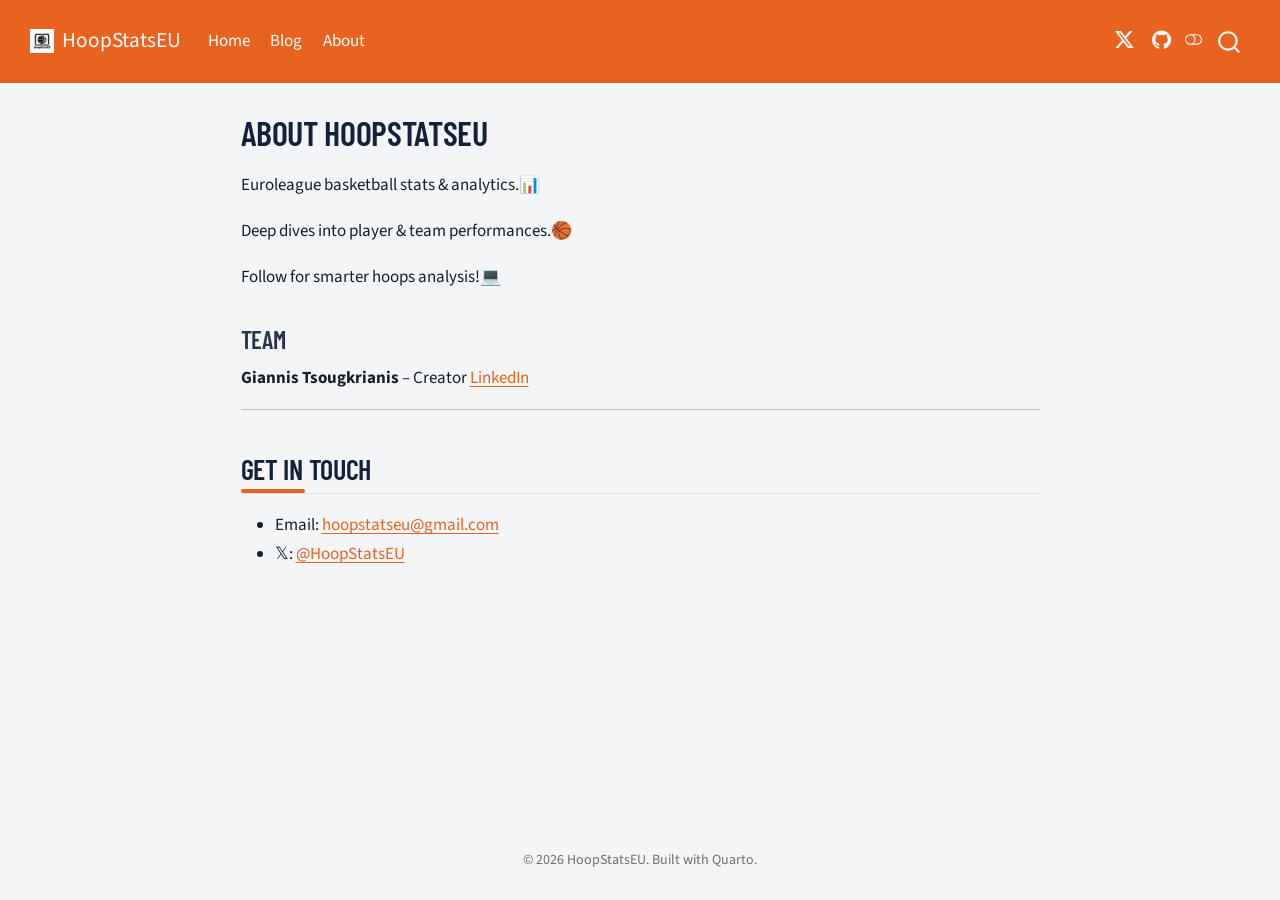
<file: about.html>
<!DOCTYPE html>
<html xmlns="http://www.w3.org/1999/xhtml" lang="en" xml:lang="en"><head>

<meta charset="utf-8">
<meta name="generator" content="quarto-1.10.18">

<meta name="viewport" content="width=device-width, initial-scale=1.0, user-scalable=yes">


<title>About HoopStatsEU – HoopStatsEU</title>
<style>
/* Default styles provided by pandoc.
** See https://pandoc.org/MANUAL.html#variables-for-html for config info.
*/
span.smallcaps{font-variant: small-caps;}
div.columns{display: flex; gap: 1.5em;}
div.column{flex: auto;}
@media screen {
div.columns{gap: min(4vw, 1.5em);}
div.column{overflow-x: auto;}
}
div.hanging-indent{margin-left: 1.5em; text-indent: -1.5em;}
ul.task-list{list-style: none;}
ul.task-list li input[type="checkbox"] {
  width: 0.8em;
  margin: 0 0.8em 0.2em -1em; /* quarto-specific, see https://github.com/quarto-dev/quarto-cli/issues/4556 */ 
  vertical-align: middle;
}
</style>


<script src="site_libs/quarto-nav/quarto-nav.js"></script>
<script src="site_libs/quarto-nav/headroom.min.js"></script>
<script src="site_libs/clipboard/clipboard.min.js"></script>
<script src="site_libs/quarto-search/autocomplete.umd.js"></script>
<script src="site_libs/quarto-search/fuse.min.js"></script>
<script src="site_libs/quarto-search/quarto-search.js"></script>
<meta name="quarto:offset" content="./">
<link href="./images/logo.png" rel="icon" type="image/png">
<script src="site_libs/quarto-html/quarto.js" type="module"></script>
<script src="site_libs/quarto-html/tabsets/tabsets.js" type="module"></script>
<script src="site_libs/quarto-html/popper.min.js"></script>
<script src="site_libs/quarto-html/tippy.umd.min.js"></script>
<script src="site_libs/quarto-html/anchor.min.js"></script>
<link href="site_libs/quarto-html/tippy.css" rel="stylesheet">
<link href="site_libs/quarto-html/quarto-syntax-highlighting-64a204ab8560d761af7679ceaba22944.css" rel="stylesheet" class="quarto-color-scheme" id="quarto-text-highlighting-styles">
<link href="site_libs/quarto-html/quarto-syntax-highlighting-dark-b85bc7c33db8c58e0ec93c3465666fed.css" rel="stylesheet" class="quarto-color-scheme quarto-color-alternate" id="quarto-text-highlighting-styles">
<link href="site_libs/quarto-html/quarto-syntax-highlighting-64a204ab8560d761af7679ceaba22944.css" rel="stylesheet" class="quarto-color-scheme-extra" id="quarto-text-highlighting-styles">
<script src="site_libs/bootstrap/bootstrap.min.js"></script>
<link href="site_libs/bootstrap/bootstrap-icons.css" rel="stylesheet">
<link href="site_libs/bootstrap/bootstrap-d179bf589c4e29b1b2e57f8a192d7fea.min.css" rel="stylesheet" append-hash="true" class="quarto-color-scheme" id="quarto-bootstrap" data-mode="light">
<link href="site_libs/bootstrap/bootstrap-dark-dc31bf1ca1a93c448f2b65e34885bab8.min.css" rel="stylesheet" append-hash="true" class="quarto-color-scheme quarto-color-alternate" id="quarto-bootstrap" data-mode="dark">
<link href="site_libs/bootstrap/bootstrap-d179bf589c4e29b1b2e57f8a192d7fea.min.css" rel="stylesheet" append-hash="true" class="quarto-color-scheme-extra" id="quarto-bootstrap" data-mode="light">
<script id="quarto-search-options" type="application/json">{
  "location": "navbar",
  "copy-button": false,
  "collapse-after": 3,
  "panel-placement": "end",
  "type": "overlay",
  "limit": 50,
  "keyboard-shortcut": [
    "f",
    "/",
    "s"
  ],
  "show-item-context": false,
  "language": {
    "search-no-results-text": "No results",
    "search-matching-documents-text": "matching documents",
    "search-copy-link-title": "Copy link to search",
    "search-hide-matches-text": "Hide additional matches",
    "search-more-match-text": "more match in this document",
    "search-more-matches-text": "more matches in this document",
    "search-clear-button-title": "Clear",
    "search-text-placeholder": "",
    "search-detached-cancel-button-title": "Cancel",
    "search-submit-button-title": "Submit",
    "search-label": "Search"
  }
}</script>
<meta name="google-site-verification" content="0fyb4Ve6VDdV8S9j-RkVfE5BjZh8QTGtUb94bWK-x4I">
<script data-goatcounter="https://hoopstatseu.goatcounter.com/count" async="" src="//gc.zgo.at/count.js"></script>
<link rel="preconnect" href="https://fonts.googleapis.com">
<link rel="preconnect" href="https://fonts.gstatic.com" crossorigin="">
<link href="https://fonts.googleapis.com/css2?family=Barlow+Condensed:wght@600;700&amp;family=Source+Sans+3:wght@400;600&amp;family=IBM+Plex+Mono:wght@500;600&amp;display=swap" rel="stylesheet">


<link rel="stylesheet" href="styles.css">
<meta property="og:title" content="About HoopStatsEU – HoopStatsEU">
<meta property="og:description" content="European basketball analytics — EuroLeague lineup data, assist networks, and advanced statistics.">
<meta property="og:image" content="https://jtsoug.github.io/HoopStatsEU/images/logo.png">
<meta property="og:site_name" content="HoopStatsEU">
<meta property="og:image:height" content="1024">
<meta property="og:image:width" content="1024">
<meta name="twitter:title" content="About HoopStatsEU – HoopStatsEU">
<meta name="twitter:description" content="European basketball analytics — EuroLeague lineup data, assist networks, and advanced statistics.">
<meta name="twitter:image" content="https://jtsoug.github.io/HoopStatsEU/images/logo.png">
<meta name="twitter:card" content="summary_large_image">
<meta name="twitter:image-height" content="1024">
<meta name="twitter:image-width" content="1024">
</head>

<body class="nav-fixed fullcontent quarto-light"><script id="quarto-html-before-body" type="application/javascript">
    const toggleBodyColorMode = (bsSheetEl) => {
      const mode = bsSheetEl.getAttribute("data-mode");
      const bodyEl = window.document.querySelector("body");
      if (mode === "dark") {
        bodyEl.classList.add("quarto-dark");
        bodyEl.classList.remove("quarto-light");
      } else {
        bodyEl.classList.add("quarto-light");
        bodyEl.classList.remove("quarto-dark");
      }
    }
    const toggleBodyColorPrimary = () => {
      const bsSheetEl = window.document.querySelector("link#quarto-bootstrap:not([rel=disabled-stylesheet])");
      if (bsSheetEl) {
        toggleBodyColorMode(bsSheetEl);
      }
    }
    const setColorSchemeToggle = (alternate) => {
      const toggles = window.document.querySelectorAll('.quarto-color-scheme-toggle');
      for (let i=0; i < toggles.length; i++) {
        const toggle = toggles[i];
        if (toggle) {
          if (alternate) {
            toggle.classList.add("alternate");
          } else {
            toggle.classList.remove("alternate");
          }
        }
      }
    };
    const toggleColorMode = (alternate) => {
      // Switch the stylesheets
      const primaryStylesheets = window.document.querySelectorAll('link.quarto-color-scheme:not(.quarto-color-alternate)');
      const alternateStylesheets = window.document.querySelectorAll('link.quarto-color-scheme.quarto-color-alternate');
      manageTransitions('#quarto-margin-sidebar .nav-link', false);
      if (alternate) {
        // note: dark is layered on light, we don't disable primary!
        enableStylesheet(alternateStylesheets);
        for (const sheetNode of alternateStylesheets) {
          if (sheetNode.id === "quarto-bootstrap") {
            toggleBodyColorMode(sheetNode);
          }
        }
      } else {
        disableStylesheet(alternateStylesheets);
        enableStylesheet(primaryStylesheets)
        toggleBodyColorPrimary();
      }
      manageTransitions('#quarto-margin-sidebar .nav-link', true);
      // Switch the toggles
      setColorSchemeToggle(alternate)
      // Hack to workaround the fact that safari doesn't
      // properly recolor the scrollbar when toggling (#1455)
      if (navigator.userAgent.indexOf('Safari') > 0 && navigator.userAgent.indexOf('Chrome') == -1) {
        manageTransitions("body", false);
        window.scrollTo(0, 1);
        setTimeout(() => {
          window.scrollTo(0, 0);
          manageTransitions("body", true);
        }, 40);
      }
    }
    const disableStylesheet = (stylesheets) => {
      for (let i=0; i < stylesheets.length; i++) {
        const stylesheet = stylesheets[i];
        stylesheet.rel = 'disabled-stylesheet';
      }
    }
    const enableStylesheet = (stylesheets) => {
      for (let i=0; i < stylesheets.length; i++) {
        const stylesheet = stylesheets[i];
        if(stylesheet.rel !== 'stylesheet') { // for Chrome, which will still FOUC without this check
          stylesheet.rel = 'stylesheet';
        }
      }
    }
    const manageTransitions = (selector, allowTransitions) => {
      const els = window.document.querySelectorAll(selector);
      for (let i=0; i < els.length; i++) {
        const el = els[i];
        if (allowTransitions) {
          el.classList.remove('notransition');
        } else {
          el.classList.add('notransition');
        }
      }
    }
    const isFileUrl = () => {
      return window.location.protocol === 'file:';
    }
    const hasAlternateSentinel = () => {
      let styleSentinel = getColorSchemeSentinel();
      if (styleSentinel !== null) {
        return styleSentinel === "alternate";
      } else {
        return false;
      }
    }
    const setStyleSentinel = (alternate) => {
      const value = alternate ? "alternate" : "default";
      if (!isFileUrl()) {
        window.localStorage.setItem("quarto-color-scheme", value);
      } else {
        localAlternateSentinel = value;
      }
    }
    const getColorSchemeSentinel = () => {
      if (!isFileUrl()) {
        const storageValue = window.localStorage.getItem("quarto-color-scheme");
        return storageValue != null ? storageValue : localAlternateSentinel;
      } else {
        return localAlternateSentinel;
      }
    }
    const toggleGiscusIfUsed = (isAlternate, darkModeDefault) => {
      const baseTheme = document.querySelector('#giscus-base-theme')?.value ?? 'light';
      const alternateTheme = document.querySelector('#giscus-alt-theme')?.value ?? 'dark';
      let newTheme = '';
      if(authorPrefersDark) {
        newTheme = isAlternate ? baseTheme : alternateTheme;
      } else {
        newTheme = isAlternate ? alternateTheme : baseTheme;
      }
      const changeGiscusTheme = () => {
        // From: https://github.com/giscus/giscus/issues/336
        const sendMessage = (message) => {
          const iframe = document.querySelector('iframe.giscus-frame');
          if (!iframe) return;
          iframe.contentWindow.postMessage({ giscus: message }, 'https://giscus.app');
        }
        sendMessage({
          setConfig: {
            theme: newTheme
          }
        });
      }
      const isGiscussLoaded = window.document.querySelector('iframe.giscus-frame') !== null;
      if (isGiscussLoaded) {
        changeGiscusTheme();
      }
    };
    const authorPrefersDark = false;
    const darkModeDefault = authorPrefersDark;
      document.querySelector('link#quarto-text-highlighting-styles.quarto-color-scheme-extra').rel = 'disabled-stylesheet';
      document.querySelector('link#quarto-bootstrap.quarto-color-scheme-extra').rel = 'disabled-stylesheet';
    let localAlternateSentinel = darkModeDefault ? 'alternate' : 'default';
    // Dark / light mode switch
    window.quartoToggleColorScheme = () => {
      // Read the current dark / light value
      let toAlternate = !hasAlternateSentinel();
      toggleColorMode(toAlternate);
      setStyleSentinel(toAlternate);
      toggleGiscusIfUsed(toAlternate, darkModeDefault);
      window.dispatchEvent(new Event('resize'));
    };
    // Switch to dark mode if need be
    if (hasAlternateSentinel()) {
      toggleColorMode(true);
    } else {
      toggleColorMode(false);
    }
  </script>

<div id="quarto-search-results"></div>
  <header id="quarto-header" class="headroom fixed-top">
    <nav class="navbar navbar-expand-lg " data-bs-theme="dark">
      <div class="navbar-container container-fluid">
      <div class="navbar-brand-container mx-auto">
    <a href="./index.html" class="navbar-brand navbar-brand-logo">
    <img src="./images/logo.png" alt="" class="navbar-logo light-content">
    <img src="./images/logo.png" alt="" class="navbar-logo dark-content">
    </a>
    <a class="navbar-brand" href="./index.html">
    <span class="navbar-title">HoopStatsEU</span>
    </a>
  </div>
            <div id="quarto-search" class="" title="Search"></div>
          <button class="navbar-toggler" type="button" data-bs-toggle="collapse" data-bs-target="#navbarCollapse" aria-controls="navbarCollapse" role="menu" aria-expanded="false" aria-label="Toggle navigation" onclick="if (window.quartoToggleHeadroom) { window.quartoToggleHeadroom(); }">
  <span class="navbar-toggler-icon"></span>
</button>
          <div class="collapse navbar-collapse" id="navbarCollapse">
            <ul class="navbar-nav navbar-nav-scroll me-auto">
  <li class="nav-item">
    <a class="nav-link" href="./index.html"> 
<span class="menu-text">Home</span></a>
  </li>  
  <li class="nav-item">
    <a class="nav-link" href="./blog.html"> 
<span class="menu-text">Blog</span></a>
  </li>  
  <li class="nav-item">
    <a class="nav-link active" href="./about.html" aria-current="page"> 
<span class="menu-text">About</span></a>
  </li>  
</ul>
            <ul class="navbar-nav navbar-nav-scroll ms-auto">
  <li class="nav-item compact">
    <a class="nav-link" href="https://x.com/HoopStatsEU"> <i class="bi bi-twitter-x" role="img">
</i> 
<span class="menu-text"></span></a>
  </li>  
  <li class="nav-item compact">
    <a class="nav-link" href="https://github.com/jtsoug/HoopStatsEU"> <i class="bi bi-github" role="img">
</i> 
<span class="menu-text"></span></a>
  </li>  
</ul>
          </div> <!-- /navcollapse -->
            <div class="quarto-navbar-tools">
  <a href="" class="quarto-color-scheme-toggle quarto-navigation-tool  px-1" onclick="window.quartoToggleColorScheme(); return false;" title="Toggle dark mode"><i class="bi"></i></a>
</div>
      </div> <!-- /container-fluid -->
    </nav>
</header>
<!-- content -->
<div id="quarto-content" class="quarto-container page-columns page-rows-contents page-layout-article page-navbar">
<!-- sidebar -->
<!-- margin-sidebar -->
    
<!-- main -->
<main class="content" id="quarto-document-content">


<header id="title-block-header" class="quarto-title-block default">
<div class="quarto-title">
<h1 class="title">About HoopStatsEU</h1>
</div>



<div class="quarto-title-meta">

    
  
    
  </div>
  


</header>


<p>Euroleague basketball stats &amp; analytics.📊</p>
<p>Deep dives into player &amp; team performances.🏀</p>
<p>Follow for smarter hoops analysis!💻</p>
<section id="team" class="level3">
<h3 class="anchored" data-anchor-id="team">Team</h3>
<p><strong>Giannis Tsougkrianis</strong> – Creator <a href="https://www.linkedin.com/in/ioannis-tsougkrianis-99327322b">LinkedIn</a></p>
<hr>
</section>
<section id="get-in-touch" class="level2">
<h2 class="anchored" data-anchor-id="get-in-touch">Get in touch</h2>
<ul>
<li>Email: <a href="mailto:hoopstatseu@gmail.com">hoopstatseu@gmail.com</a></li>
<li>𝕏: <a href="https://x.com/HoopStatsEU"><span class="citation" data-cites="HoopStatsEU">@HoopStatsEU</span></a></li>
</ul>


</section>

</main> <!-- /main -->
<script id="quarto-html-after-body" type="application/javascript">
  window.document.addEventListener("DOMContentLoaded", function (event) {
    // Ensure there is a toggle, if there isn't float one in the top right
    if (window.document.querySelector('.quarto-color-scheme-toggle') === null) {
      const a = window.document.createElement('a');
      a.classList.add('top-right');
      a.classList.add('quarto-color-scheme-toggle');
      a.href = "";
      a.onclick = function() { try { window.quartoToggleColorScheme(); } catch {} return false; };
      const i = window.document.createElement("i");
      i.classList.add('bi');
      a.appendChild(i);
      window.document.body.appendChild(a);
    }
    setColorSchemeToggle(hasAlternateSentinel())
    const icon = "";
    const anchorJS = new window.AnchorJS();
    anchorJS.options = {
      placement: 'right',
      icon: icon
    };
    anchorJS.add('.anchored');
    const isCodeAnnotation = (el) => {
      for (const clz of el.classList) {
        if (clz.startsWith('code-annotation-')) {                     
          return true;
        }
      }
      return false;
    }
    const onCopySuccess = function(e) {
      // button target
      const button = e.trigger;
      // don't keep focus
      button.blur();
      // flash "checked"
      button.classList.add('code-copy-button-checked');
      var currentTitle = button.getAttribute("title");
      button.setAttribute("title", "Copied!");
      let tooltip;
      if (window.bootstrap) {
        button.setAttribute("data-bs-toggle", "tooltip");
        button.setAttribute("data-bs-placement", "left");
        button.setAttribute("data-bs-title", "Copied!");
        tooltip = new bootstrap.Tooltip(button, 
          { trigger: "manual", 
            customClass: "code-copy-button-tooltip",
            offset: [0, -8]});
        tooltip.show();    
      }
      setTimeout(function() {
        if (tooltip) {
          tooltip.hide();
          button.removeAttribute("data-bs-title");
          button.removeAttribute("data-bs-toggle");
          button.removeAttribute("data-bs-placement");
        }
        button.setAttribute("title", currentTitle);
        button.classList.remove('code-copy-button-checked');
      }, 1000);
      // clear code selection
      e.clearSelection();
    }
    const getTextToCopy = function(trigger) {
      const outerScaffold = trigger.parentElement.cloneNode(true);
      const codeEl = outerScaffold.querySelector('code');
      for (const childEl of codeEl.children) {
        if (isCodeAnnotation(childEl)) {
          childEl.remove();
        }
      }
      return codeEl.innerText;
    }
    const clipboard = new window.ClipboardJS('.code-copy-button:not([data-in-quarto-modal])', {
      text: getTextToCopy
    });
    clipboard.on('success', onCopySuccess);
    if (window.document.getElementById('quarto-embedded-source-code-modal')) {
      const clipboardModal = new window.ClipboardJS('.code-copy-button[data-in-quarto-modal]', {
        text: getTextToCopy,
        container: window.document.getElementById('quarto-embedded-source-code-modal')
      });
      clipboardModal.on('success', onCopySuccess);
    }
      var localhostRegex = new RegExp(/^(?:http|https):\/\/localhost\:?[0-9]*\//);
      var mailtoRegex = new RegExp(/^mailto:/);
        var filterRegex = new RegExp("https:\/\/jtsoug\.github\.io\/HoopStatsEU\/");
      var isInternal = (href) => {
          return filterRegex.test(href) || localhostRegex.test(href) || mailtoRegex.test(href);
      }
      // Inspect non-navigation links and adorn them if external
     var links = window.document.querySelectorAll('a[href]:not(.nav-link):not(.navbar-brand):not(.toc-action):not(.sidebar-link):not(.sidebar-item-toggle):not(.pagination-link):not(.no-external):not([aria-hidden]):not(.dropdown-item):not(.quarto-navigation-tool):not(.about-link)');
      for (var i=0; i<links.length; i++) {
        const link = links[i];
        if (!isInternal(link.href)) {
          // undo the damage that might have been done by quarto-nav.js in the case of
          // links that we want to consider external
          if (link.dataset.originalHref !== undefined) {
            link.href = link.dataset.originalHref;
          }
        }
      }
    function tippyHover(el, contentFn, onTriggerFn, onUntriggerFn) {
      const config = {
        allowHTML: true,
        maxWidth: 500,
        delay: 100,
        arrow: false,
        appendTo: function(el) {
            return el.parentElement;
        },
        interactive: true,
        interactiveBorder: 10,
        theme: 'quarto',
        placement: 'bottom-start',
      };
      if (contentFn) {
        config.content = contentFn;
      }
      if (onTriggerFn) {
        config.onTrigger = onTriggerFn;
      }
      if (onUntriggerFn) {
        config.onUntrigger = onUntriggerFn;
      }
      window.tippy(el, config); 
    }
    const noterefs = window.document.querySelectorAll('a[role="doc-noteref"]');
    for (var i=0; i<noterefs.length; i++) {
      const ref = noterefs[i];
      tippyHover(ref, function() {
        // use id or data attribute instead here
        let href = ref.getAttribute('data-footnote-href') || ref.getAttribute('href');
        try { href = new URL(href).hash; } catch {}
        const id = href.replace(/^#\/?/, "");
        const note = window.document.getElementById(id);
        if (note) {
          return note.innerHTML;
        } else {
          return "";
        }
      });
    }
    const xrefs = window.document.querySelectorAll('a.quarto-xref');
    const processXRef = (id, note) => {
      // Strip column container classes
      const stripColumnClz = (el) => {
        el.classList.remove("page-full", "page-columns");
        if (el.children) {
          for (const child of el.children) {
            stripColumnClz(child);
          }
        }
      }
      stripColumnClz(note)
      if (id === null || id.startsWith('sec-')) {
        // Special case sections, only their first couple elements
        const container = document.createElement("div");
        if (note.children && note.children.length > 2) {
          container.appendChild(note.children[0].cloneNode(true));
          for (let i = 1; i < note.children.length; i++) {
            const child = note.children[i];
            if (child.tagName === "P" && child.innerText === "") {
              continue;
            } else {
              container.appendChild(child.cloneNode(true));
              break;
            }
          }
          if (window.Quarto?.typesetMath) {
            window.Quarto.typesetMath(container);
          }
          return container.innerHTML
        } else {
          if (window.Quarto?.typesetMath) {
            window.Quarto.typesetMath(note);
          }
          return note.innerHTML;
        }
      } else {
        // Remove any anchor links if they are present
        const anchorLink = note.querySelector('a.anchorjs-link');
        if (anchorLink) {
          anchorLink.remove();
        }
        if (window.Quarto?.typesetMath) {
          window.Quarto.typesetMath(note);
        }
        if (note.classList.contains("callout")) {
          return note.outerHTML;
        } else {
          return note.innerHTML;
        }
      }
    }
    for (var i=0; i<xrefs.length; i++) {
      const xref = xrefs[i];
      tippyHover(xref, undefined, function(instance) {
        instance.disable();
        let url = xref.getAttribute('href');
        let hash = undefined; 
        if (url.startsWith('#')) {
          hash = url;
        } else {
          try { hash = new URL(url).hash; } catch {}
        }
        if (hash) {
          const id = hash.replace(/^#\/?/, "");
          const note = window.document.getElementById(id);
          if (note !== null) {
            try {
              const html = processXRef(id, note.cloneNode(true));
              instance.setContent(html);
            } finally {
              instance.enable();
              instance.show();
            }
          } else {
            // See if we can fetch this
            fetch(url.split('#')[0])
            .then(res => res.text())
            .then(html => {
              const parser = new DOMParser();
              const htmlDoc = parser.parseFromString(html, "text/html");
              const note = htmlDoc.getElementById(id);
              if (note !== null) {
                const html = processXRef(id, note);
                instance.setContent(html);
              } 
            }).finally(() => {
              instance.enable();
              instance.show();
            });
          }
        } else {
          // See if we can fetch a full url (with no hash to target)
          // This is a special case and we should probably do some content thinning / targeting
          fetch(url)
          .then(res => res.text())
          .then(html => {
            const parser = new DOMParser();
            const htmlDoc = parser.parseFromString(html, "text/html");
            const note = htmlDoc.querySelector('main.content');
            if (note !== null) {
              // This should only happen for chapter cross references
              // (since there is no id in the URL)
              // remove the first header
              if (note.children.length > 0 && note.children[0].tagName === "HEADER") {
                note.children[0].remove();
              }
              const html = processXRef(null, note);
              instance.setContent(html);
            } 
          }).finally(() => {
            instance.enable();
            instance.show();
          });
        }
      }, function(instance) {
      });
    }
        let selectedAnnoteEl;
        const selectorForAnnotation = ( cell, annotation) => {
          let cellAttr = 'data-code-cell="' + cell + '"';
          let lineAttr = 'data-code-annotation="' +  annotation + '"';
          const selector = 'span[' + cellAttr + '][' + lineAttr + ']';
          return selector;
        }
        const selectCodeLines = (annoteEl) => {
          const doc = window.document;
          const targetCell = annoteEl.getAttribute("data-target-cell");
          const targetAnnotation = annoteEl.getAttribute("data-target-annotation");
          const annoteSpan = window.document.querySelector(selectorForAnnotation(targetCell, targetAnnotation));
          const lines = annoteSpan.getAttribute("data-code-lines").split(",");
          const lineIds = lines.map((line) => {
            return targetCell + "-" + line;
          })
          let top = null;
          let height = null;
          let parent = null;
          if (lineIds.length > 0) {
              //compute the position of the single el (top and bottom and make a div)
              const el = window.document.getElementById(lineIds[0]);
              top = el.offsetTop;
              height = el.offsetHeight;
              parent = el.parentElement.parentElement;
            if (lineIds.length > 1) {
              const lastEl = window.document.getElementById(lineIds[lineIds.length - 1]);
              const bottom = lastEl.offsetTop + lastEl.offsetHeight;
              height = bottom - top;
            }
            if (top !== null && height !== null && parent !== null) {
              // cook up a div (if necessary) and position it 
              let div = window.document.getElementById("code-annotation-line-highlight");
              if (div === null) {
                div = window.document.createElement("div");
                div.setAttribute("id", "code-annotation-line-highlight");
                div.style.position = 'absolute';
                parent.appendChild(div);
              }
              div.style.top = top - 2 + "px";
              div.style.height = height + 4 + "px";
              div.style.left = 0;
              let gutterDiv = window.document.getElementById("code-annotation-line-highlight-gutter");
              if (gutterDiv === null) {
                gutterDiv = window.document.createElement("div");
                gutterDiv.setAttribute("id", "code-annotation-line-highlight-gutter");
                gutterDiv.style.position = 'absolute';
                const codeCell = window.document.getElementById(targetCell);
                const gutter = codeCell.querySelector('.code-annotation-gutter');
                gutter.appendChild(gutterDiv);
              }
              gutterDiv.style.top = top - 2 + "px";
              gutterDiv.style.height = height + 4 + "px";
            }
            selectedAnnoteEl = annoteEl;
          }
        };
        const unselectCodeLines = () => {
          const elementsIds = ["code-annotation-line-highlight", "code-annotation-line-highlight-gutter"];
          elementsIds.forEach((elId) => {
            const div = window.document.getElementById(elId);
            if (div) {
              div.remove();
            }
          });
          selectedAnnoteEl = undefined;
        };
          // Handle positioning of the toggle
      window.addEventListener(
        "resize",
        throttle(() => {
          elRect = undefined;
          if (selectedAnnoteEl) {
            selectCodeLines(selectedAnnoteEl);
          }
        }, 10)
      );
      function throttle(fn, ms) {
      let throttle = false;
      let timer;
        return (...args) => {
          if(!throttle) { // first call gets through
              fn.apply(this, args);
              throttle = true;
          } else { // all the others get throttled
              if(timer) clearTimeout(timer); // cancel #2
              timer = setTimeout(() => {
                fn.apply(this, args);
                timer = throttle = false;
              }, ms);
          }
        };
      }
        // Attach click handler to the DT
        const annoteDls = window.document.querySelectorAll('dt[data-target-cell]');
        for (const annoteDlNode of annoteDls) {
          annoteDlNode.addEventListener('click', (event) => {
            const clickedEl = event.target;
            if (clickedEl !== selectedAnnoteEl) {
              unselectCodeLines();
              const activeEl = window.document.querySelector('dt[data-target-cell].code-annotation-active');
              if (activeEl) {
                activeEl.classList.remove('code-annotation-active');
              }
              selectCodeLines(clickedEl);
              clickedEl.classList.add('code-annotation-active');
            } else {
              // Unselect the line
              unselectCodeLines();
              clickedEl.classList.remove('code-annotation-active');
            }
          });
        }
    const findCites = (el) => {
      const parentEl = el.parentElement;
      if (parentEl) {
        const cites = parentEl.dataset.cites;
        if (cites) {
          return {
            el,
            cites: cites.split(' ')
          };
        } else {
          return findCites(el.parentElement)
        }
      } else {
        return undefined;
      }
    };
    var bibliorefs = window.document.querySelectorAll('a[role="doc-biblioref"]');
    for (var i=0; i<bibliorefs.length; i++) {
      const ref = bibliorefs[i];
      const citeInfo = findCites(ref);
      if (citeInfo) {
        tippyHover(citeInfo.el, function() {
          var popup = window.document.createElement('div');
          citeInfo.cites.forEach(function(cite) {
            var citeDiv = window.document.createElement('div');
            citeDiv.classList.add('hanging-indent');
            citeDiv.classList.add('csl-entry');
            var biblioDiv = window.document.getElementById('ref-' + cite);
            if (biblioDiv) {
              citeDiv.innerHTML = biblioDiv.innerHTML;
            }
            popup.appendChild(citeDiv);
          });
          return popup.innerHTML;
        });
      }
    }
  });
  </script>
</div> <!-- /content -->
<footer class="footer">
  <div class="nav-footer">
    <div class="nav-footer-left">
      &nbsp;
    </div>   
    <div class="nav-footer-center">
<p>© 2026 HoopStatsEU. Built with Quarto.</p>
</div>
    <div class="nav-footer-right">
      &nbsp;
    </div>
  </div>
</footer>
<script src="https://storage.ko-fi.com/cdn/scripts/overlay-widget.js"></script>
<script>
  document.querySelectorAll('.quarto-post').forEach(card => {
    card.style.cursor = 'pointer';
    card.addEventListener('click', function(e) {
      // Only redirect if the user didn't click an actual link
      if (!e.target.closest('a')) {
        const link = card.querySelector('a');
        if (link) window.location = link.href;
      }
    });
  });

  if (typeof kofiWidgetOverlay !== 'undefined') {
    kofiWidgetOverlay.draw('hoopstatseu', {
      'type': 'floating-chat',
      'floating-chat.donateButton.text': 'Tip Us',
      'floating-chat.donateButton.background-color': '#00b9fe',
      'floating-chat.donateButton.text-color': '#fff'
    });
  }
</script>




</body></html>
</file>
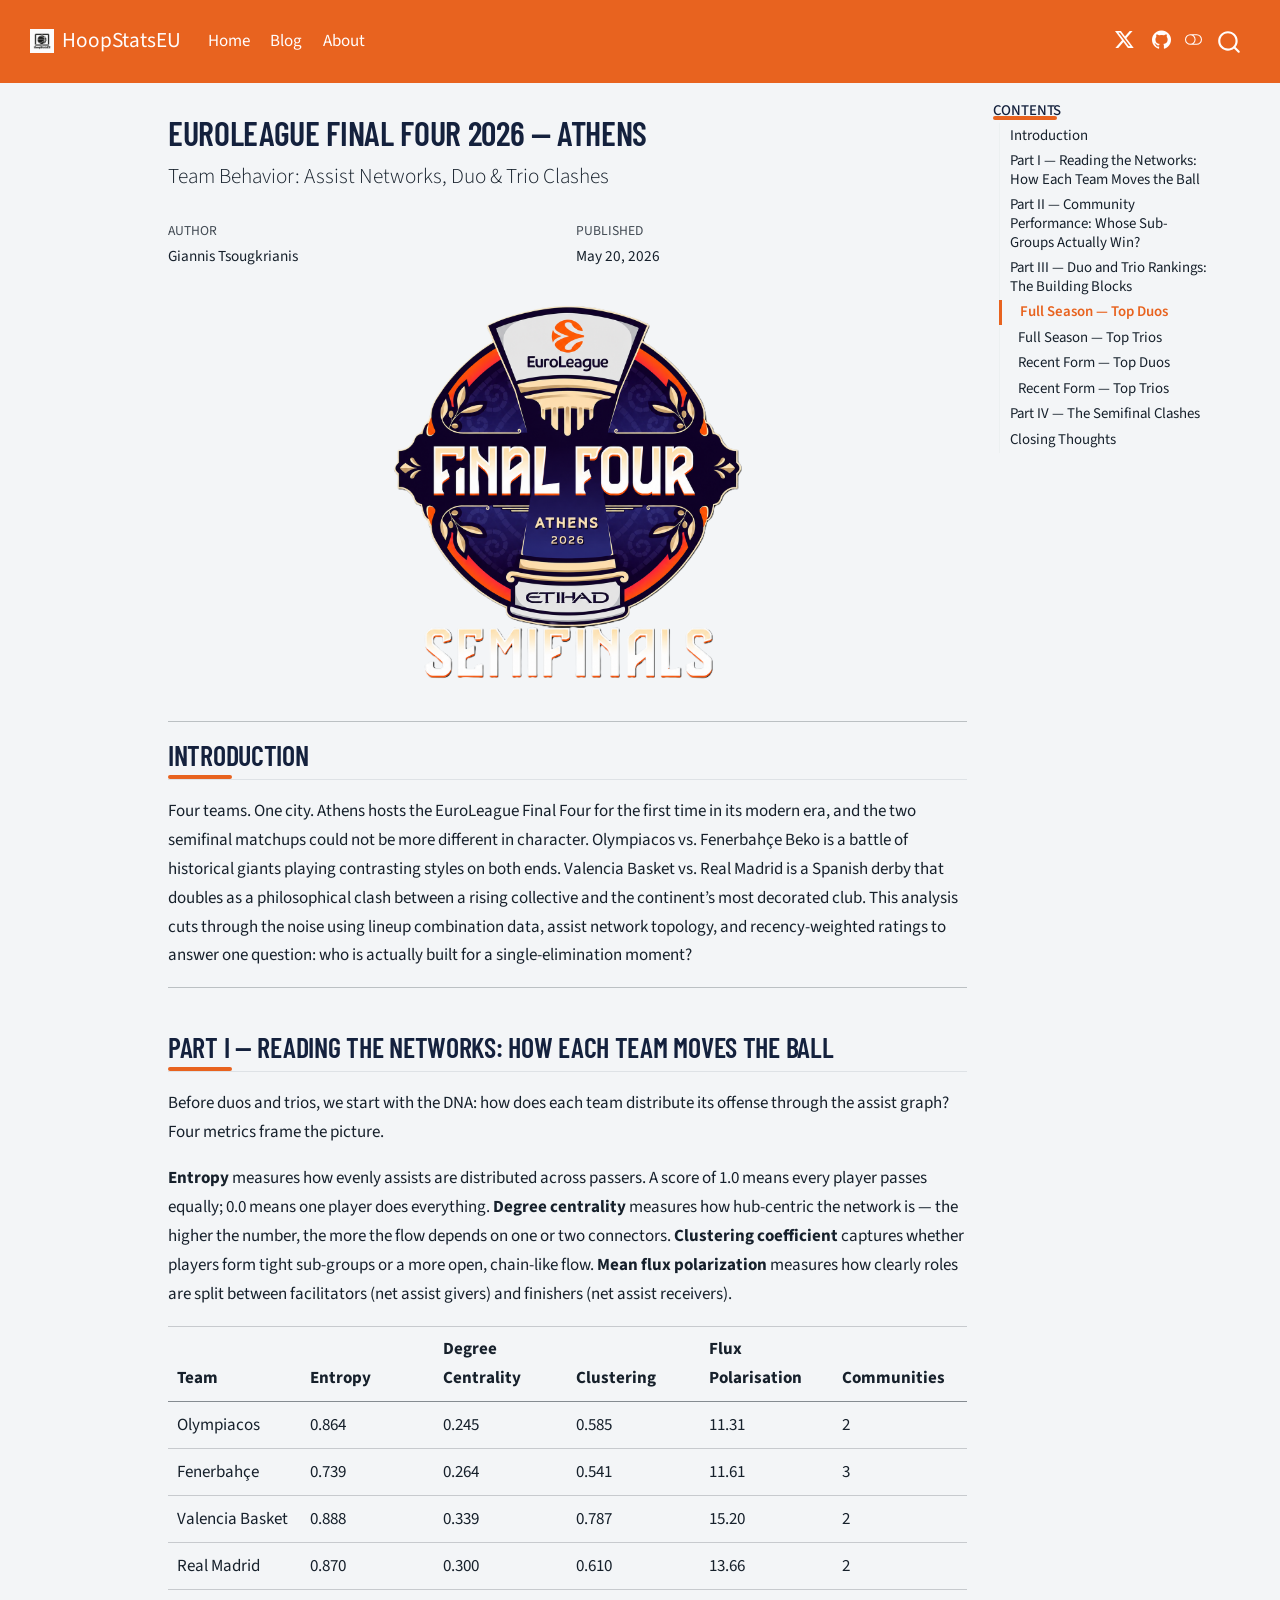
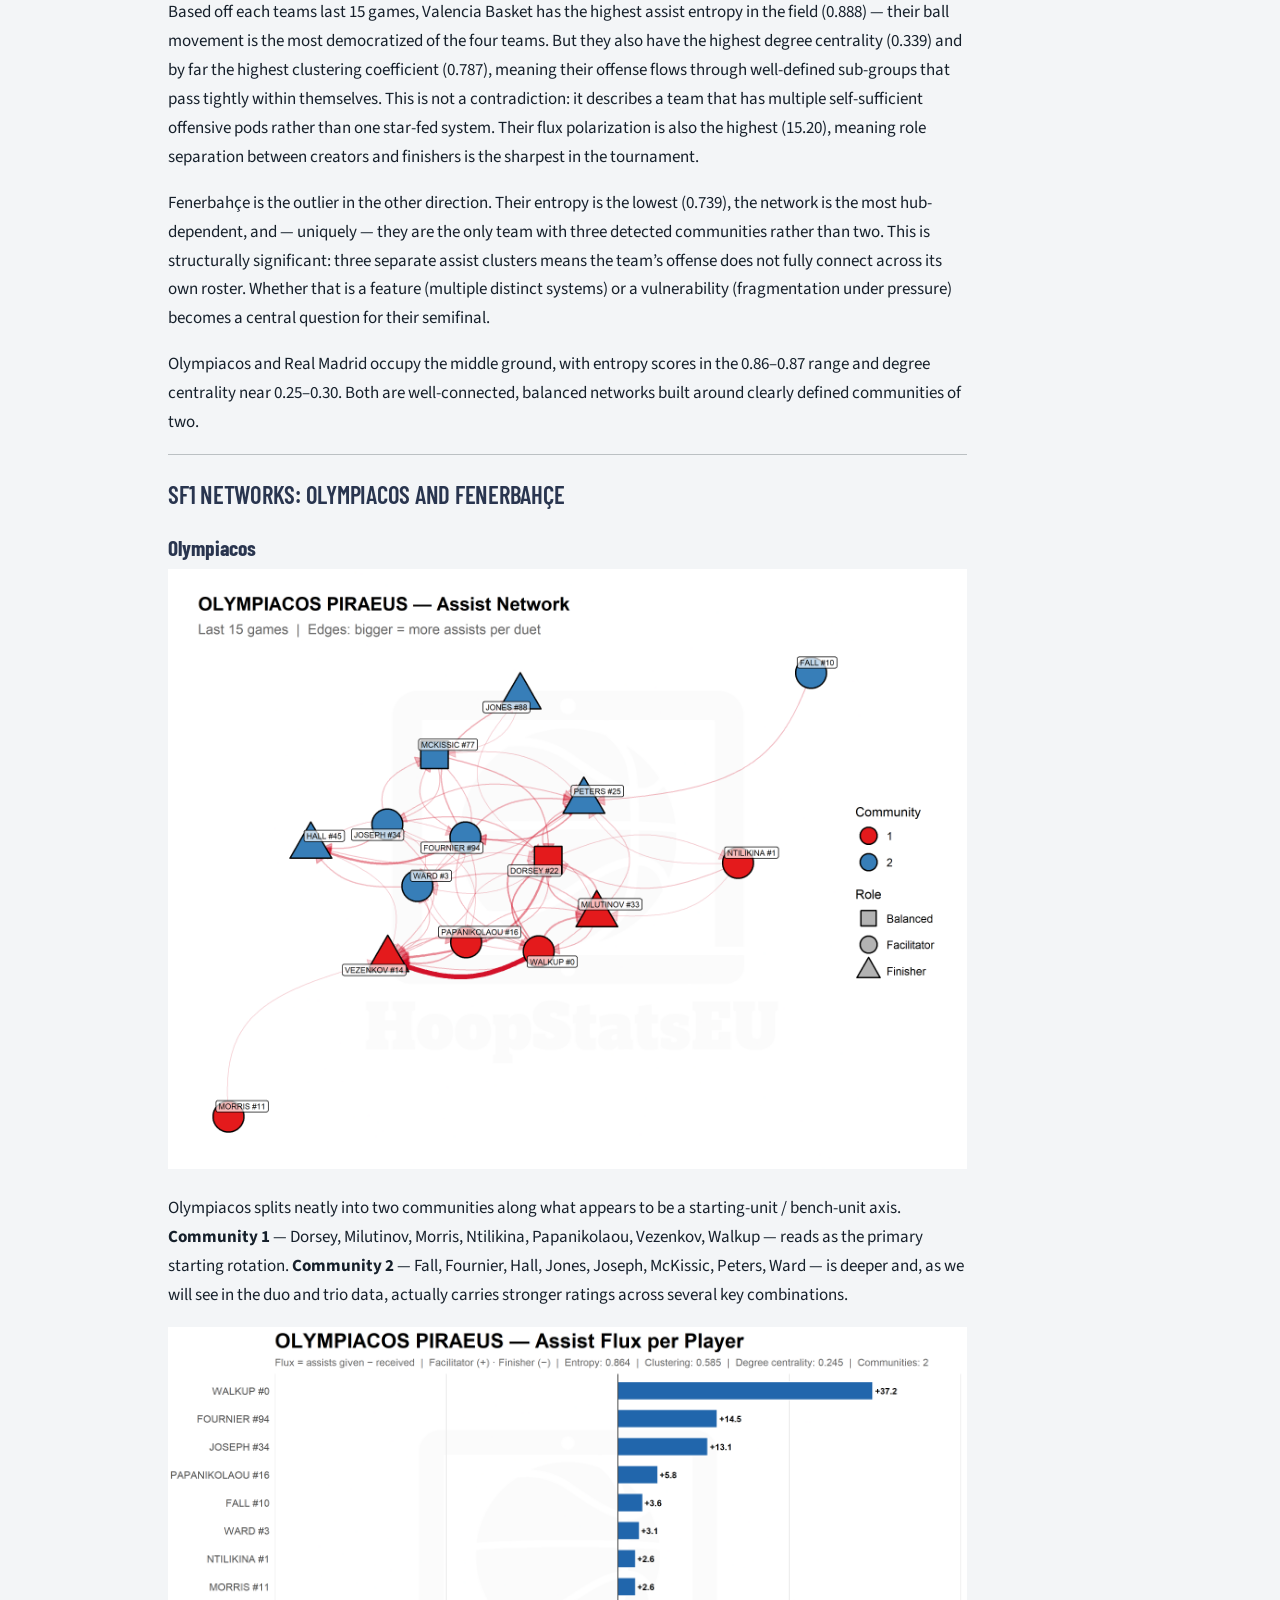
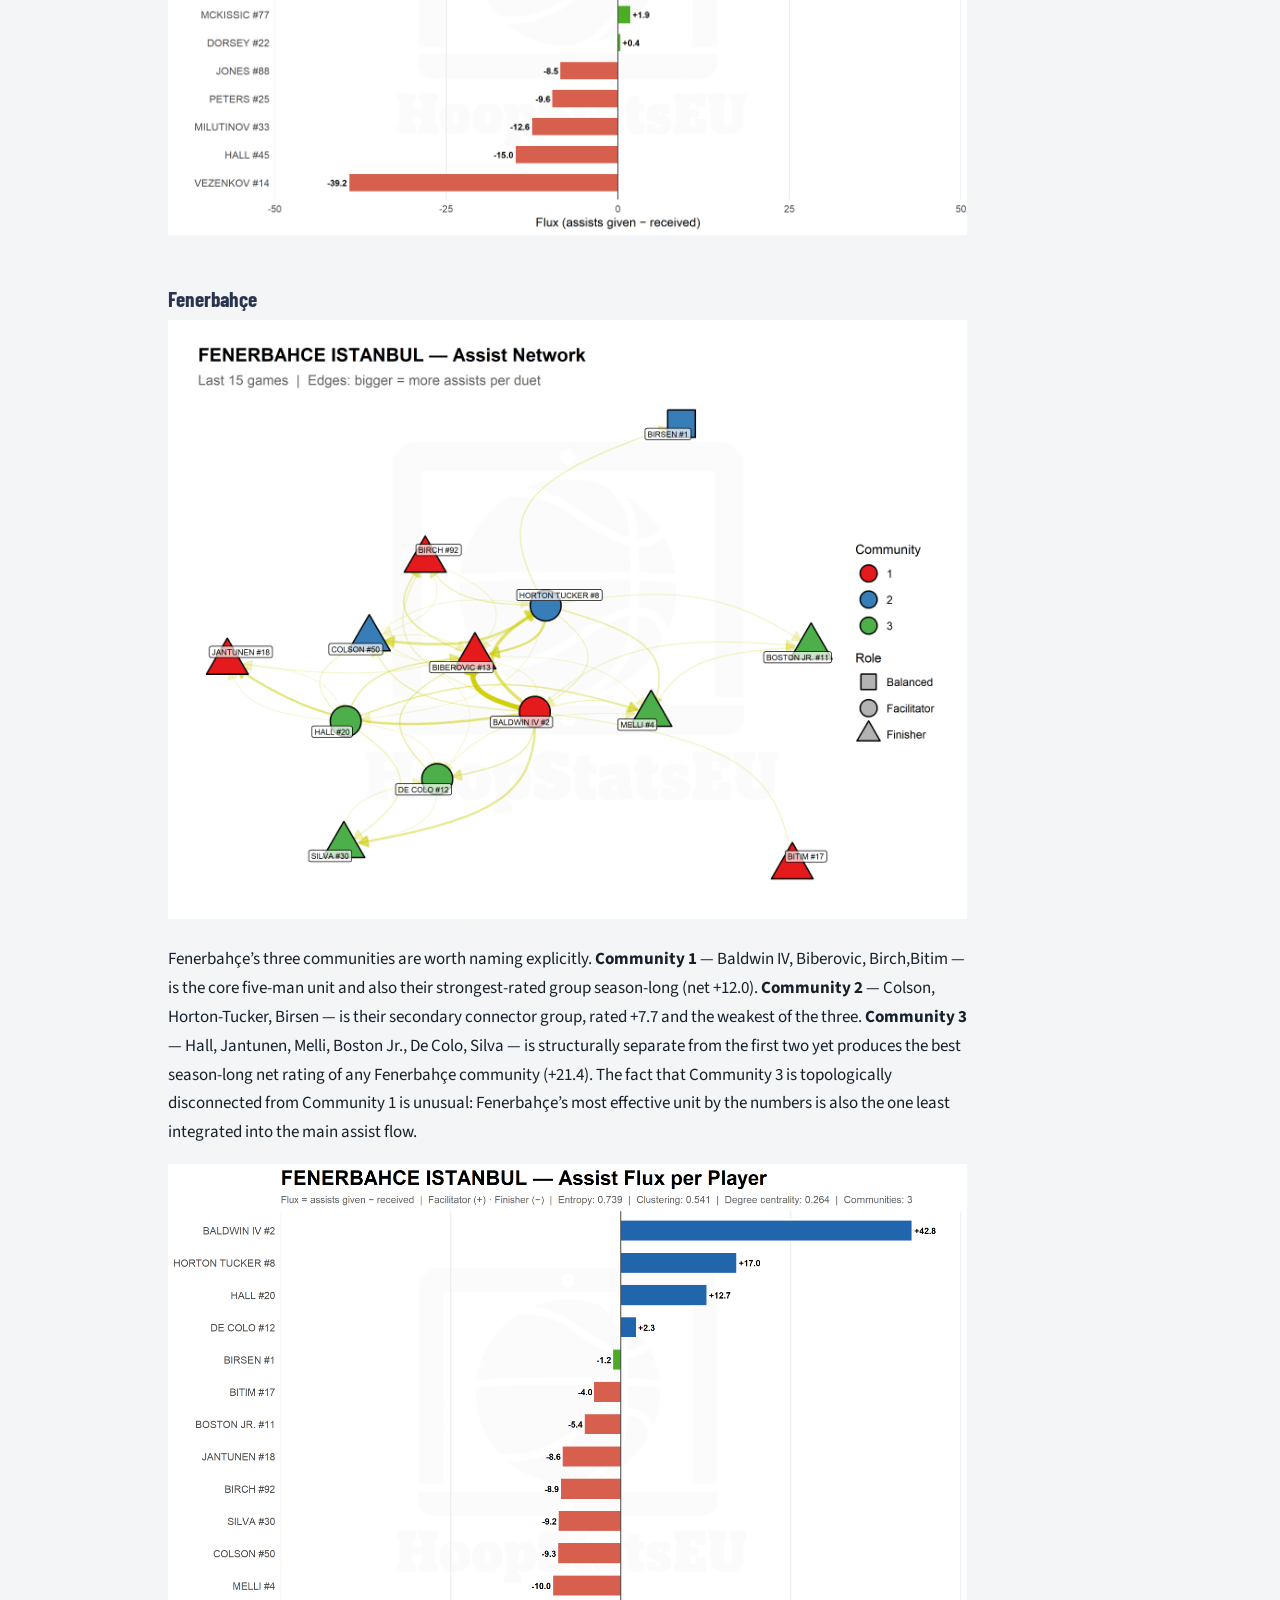
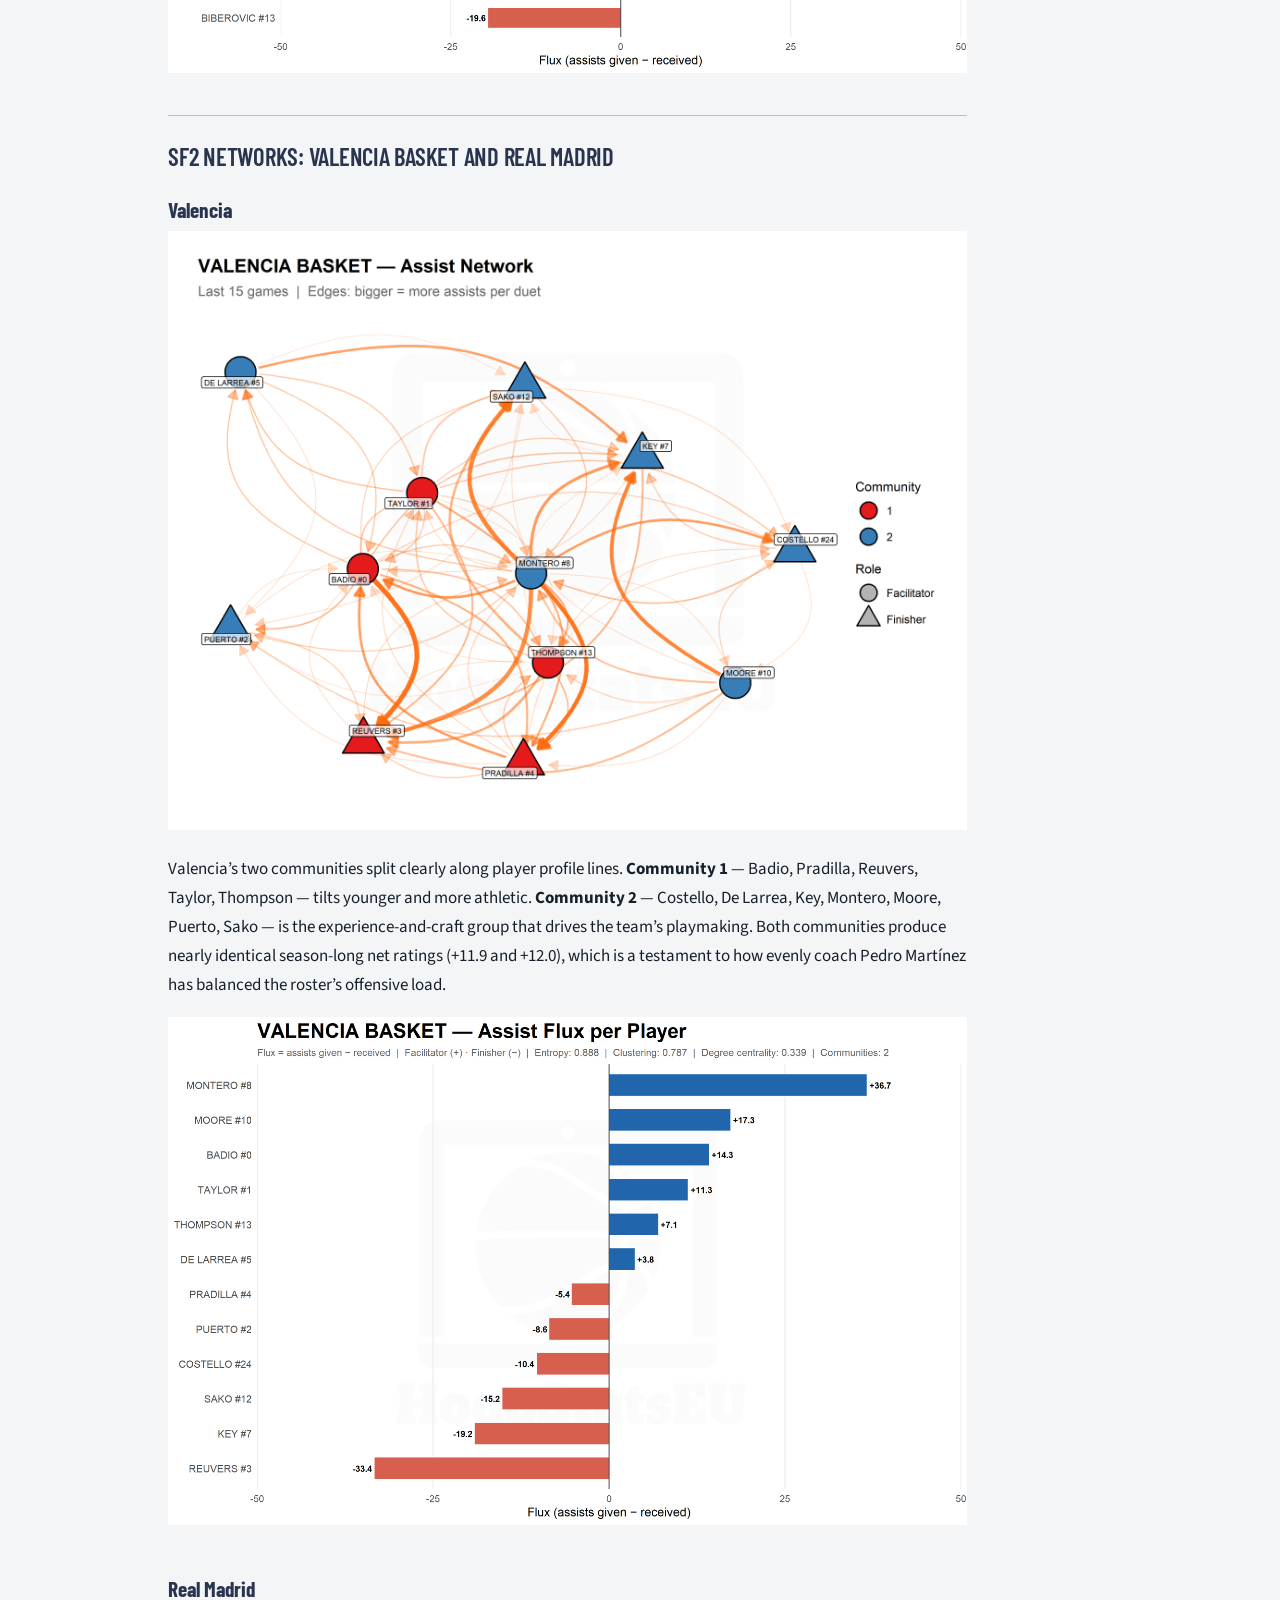
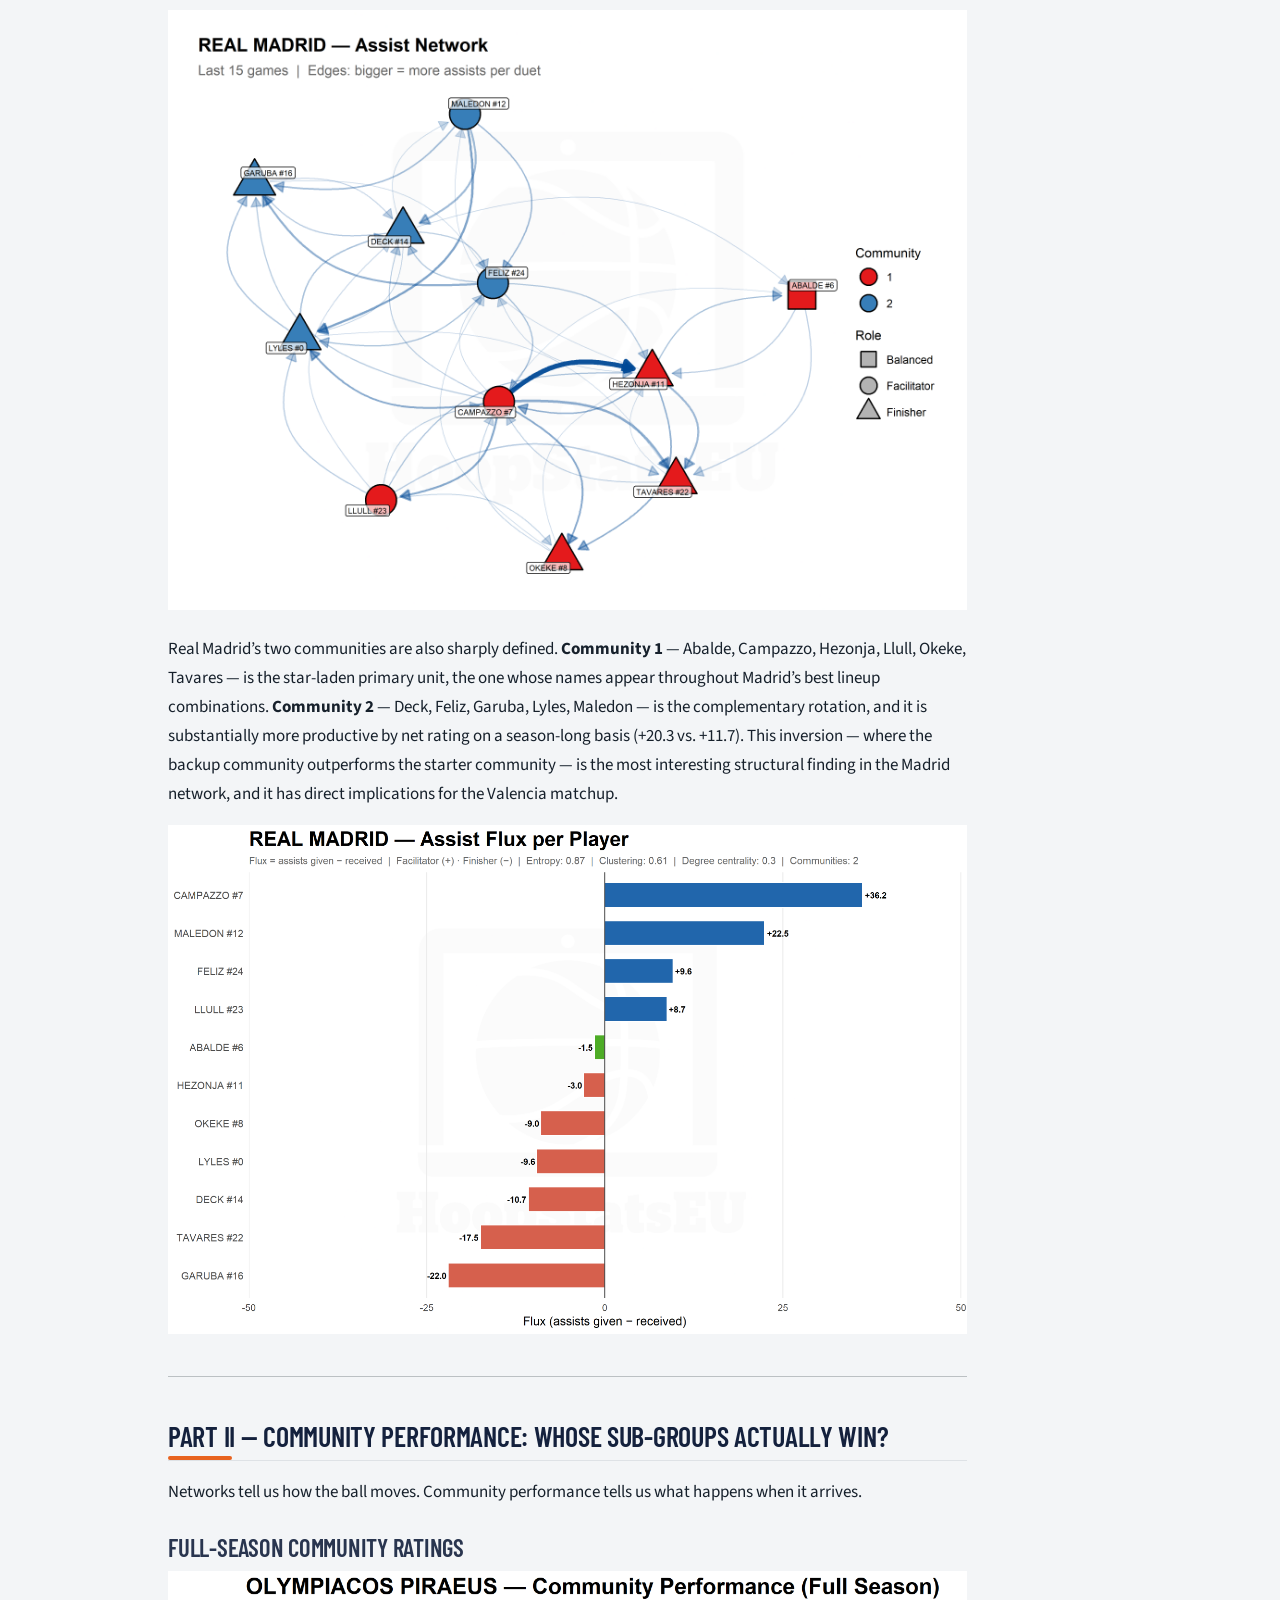
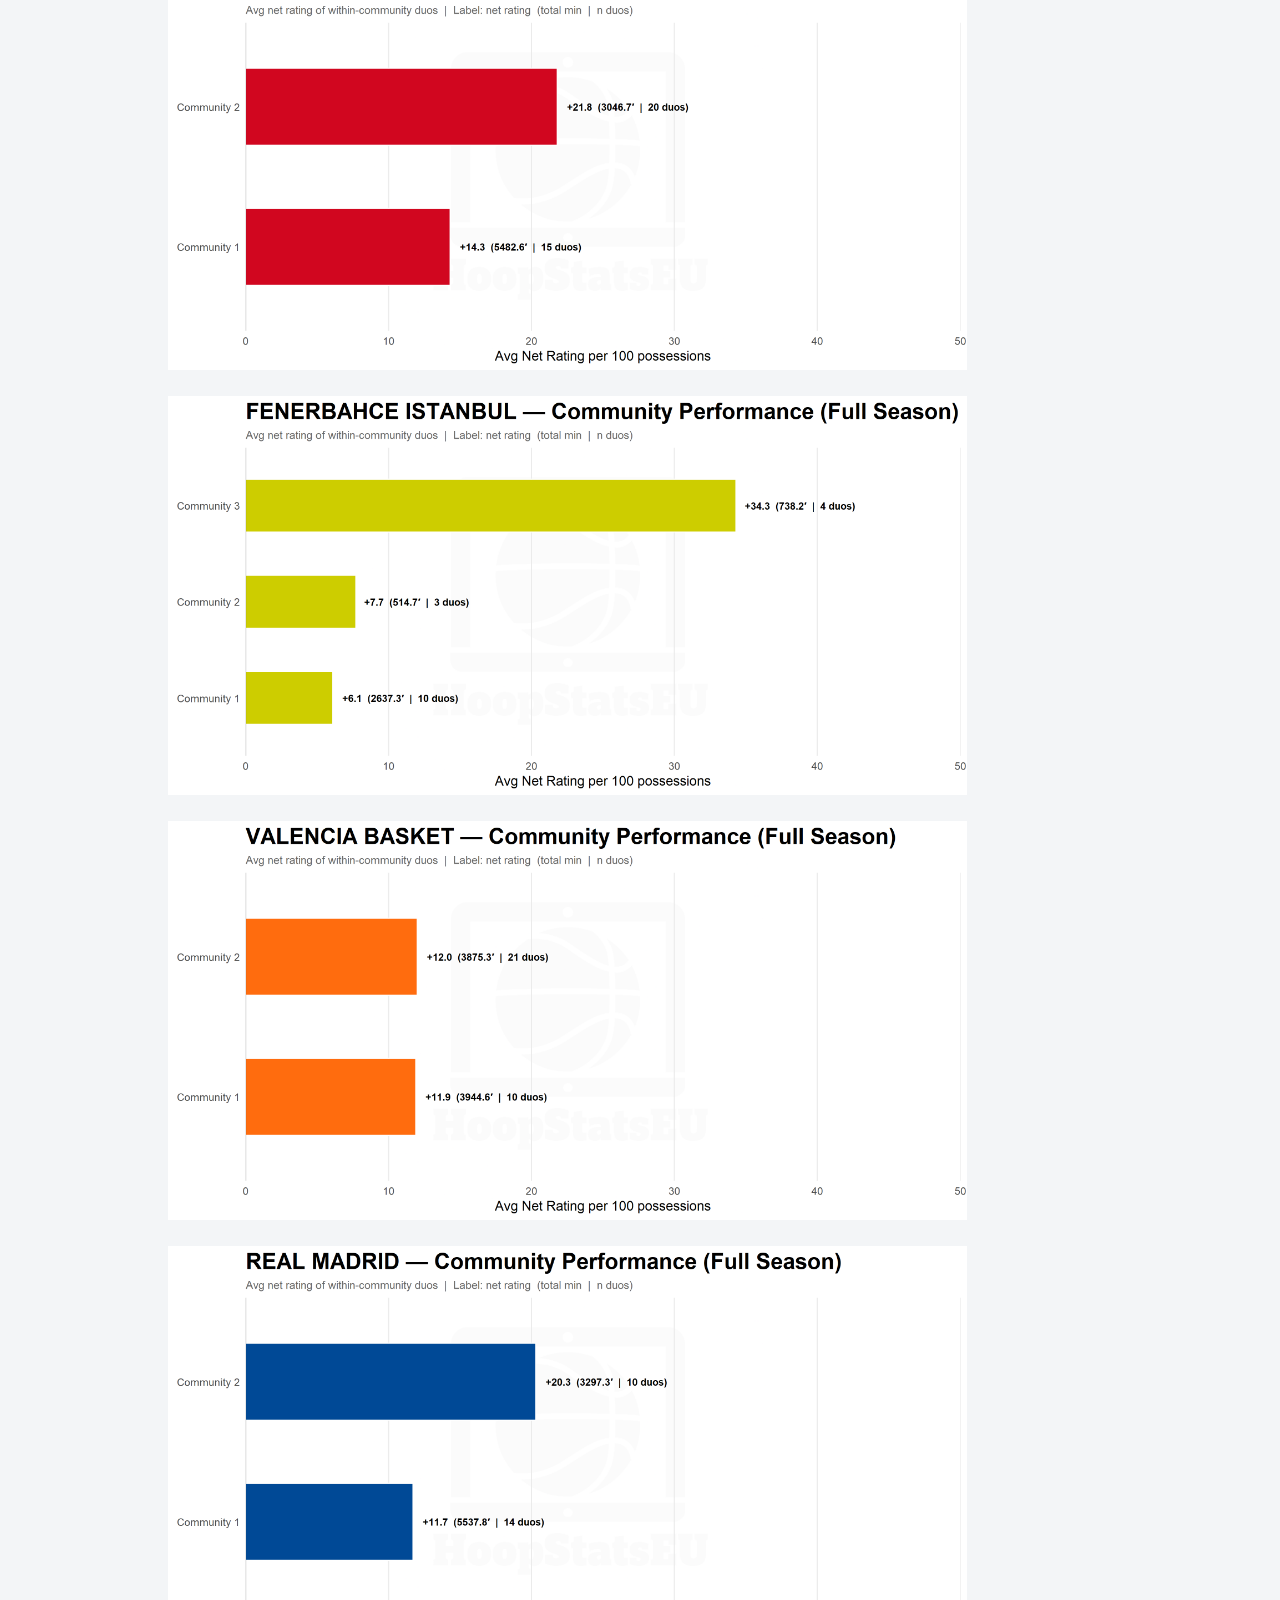
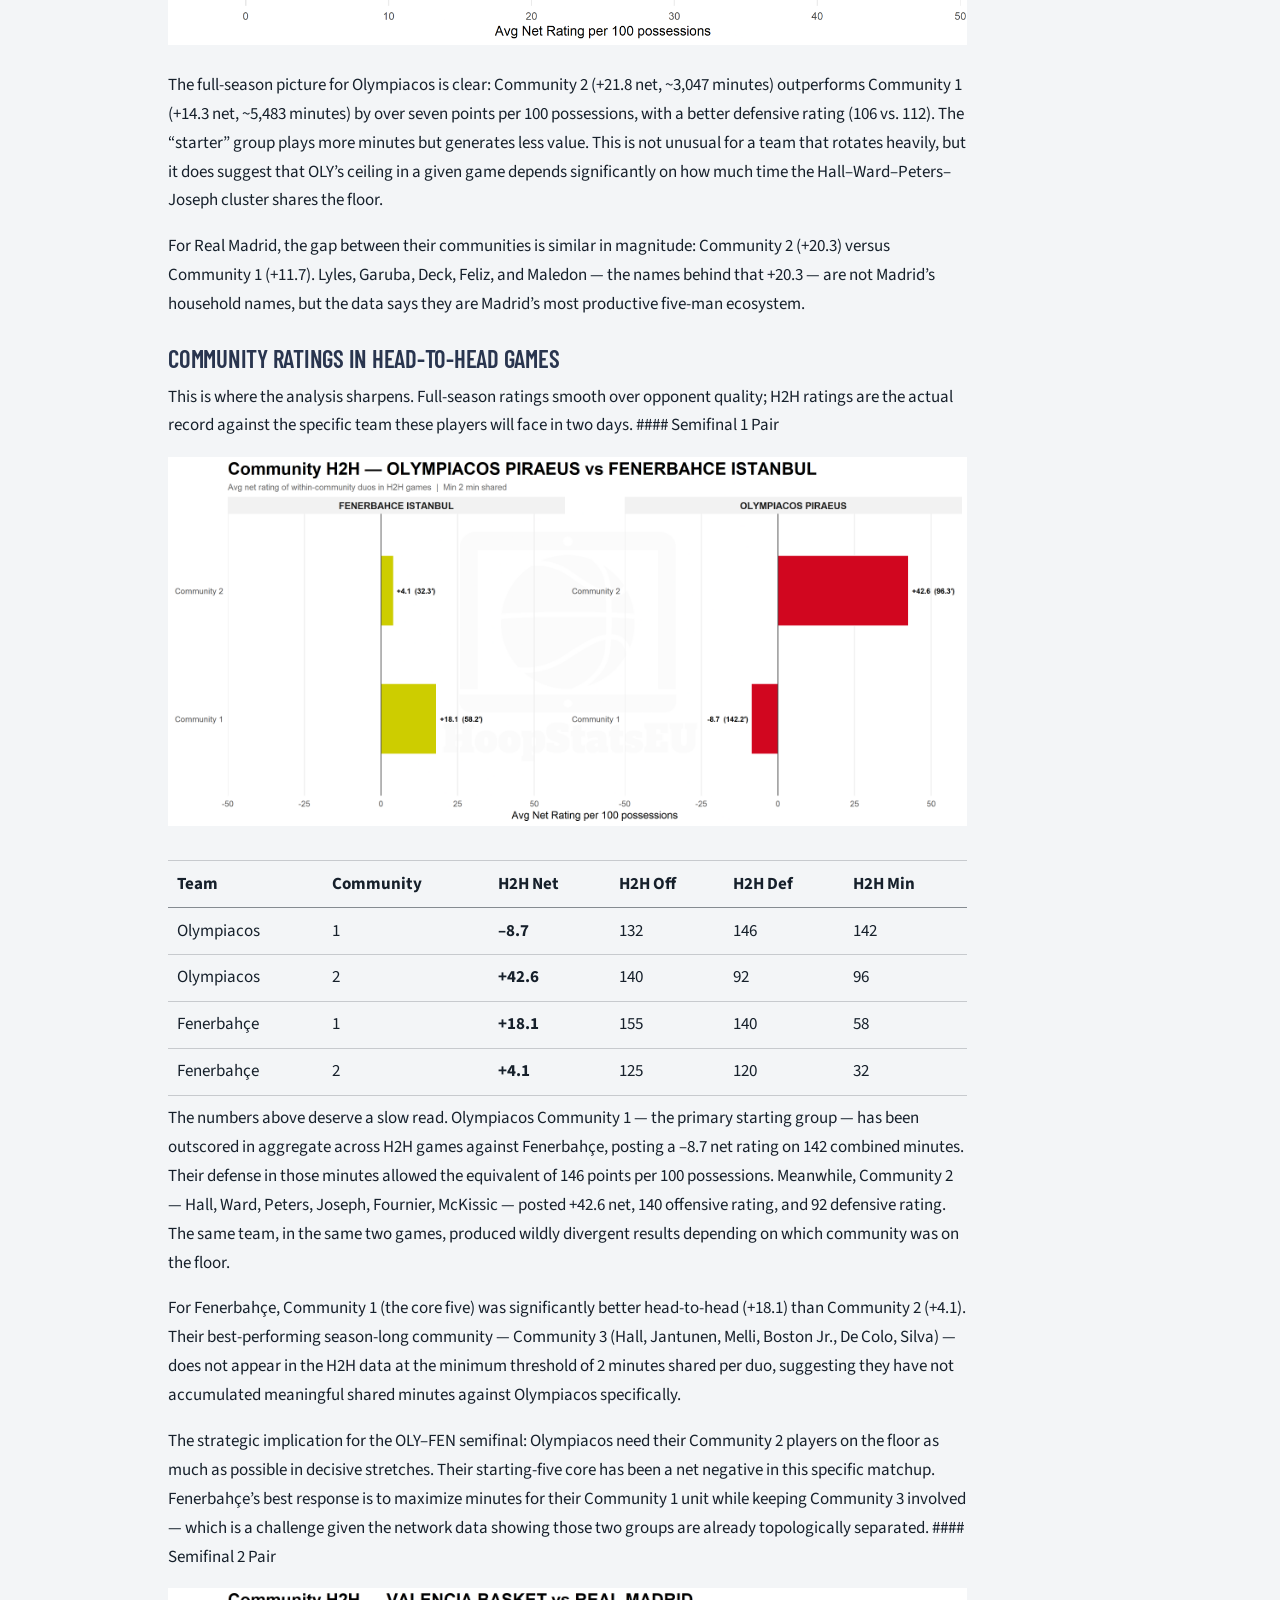
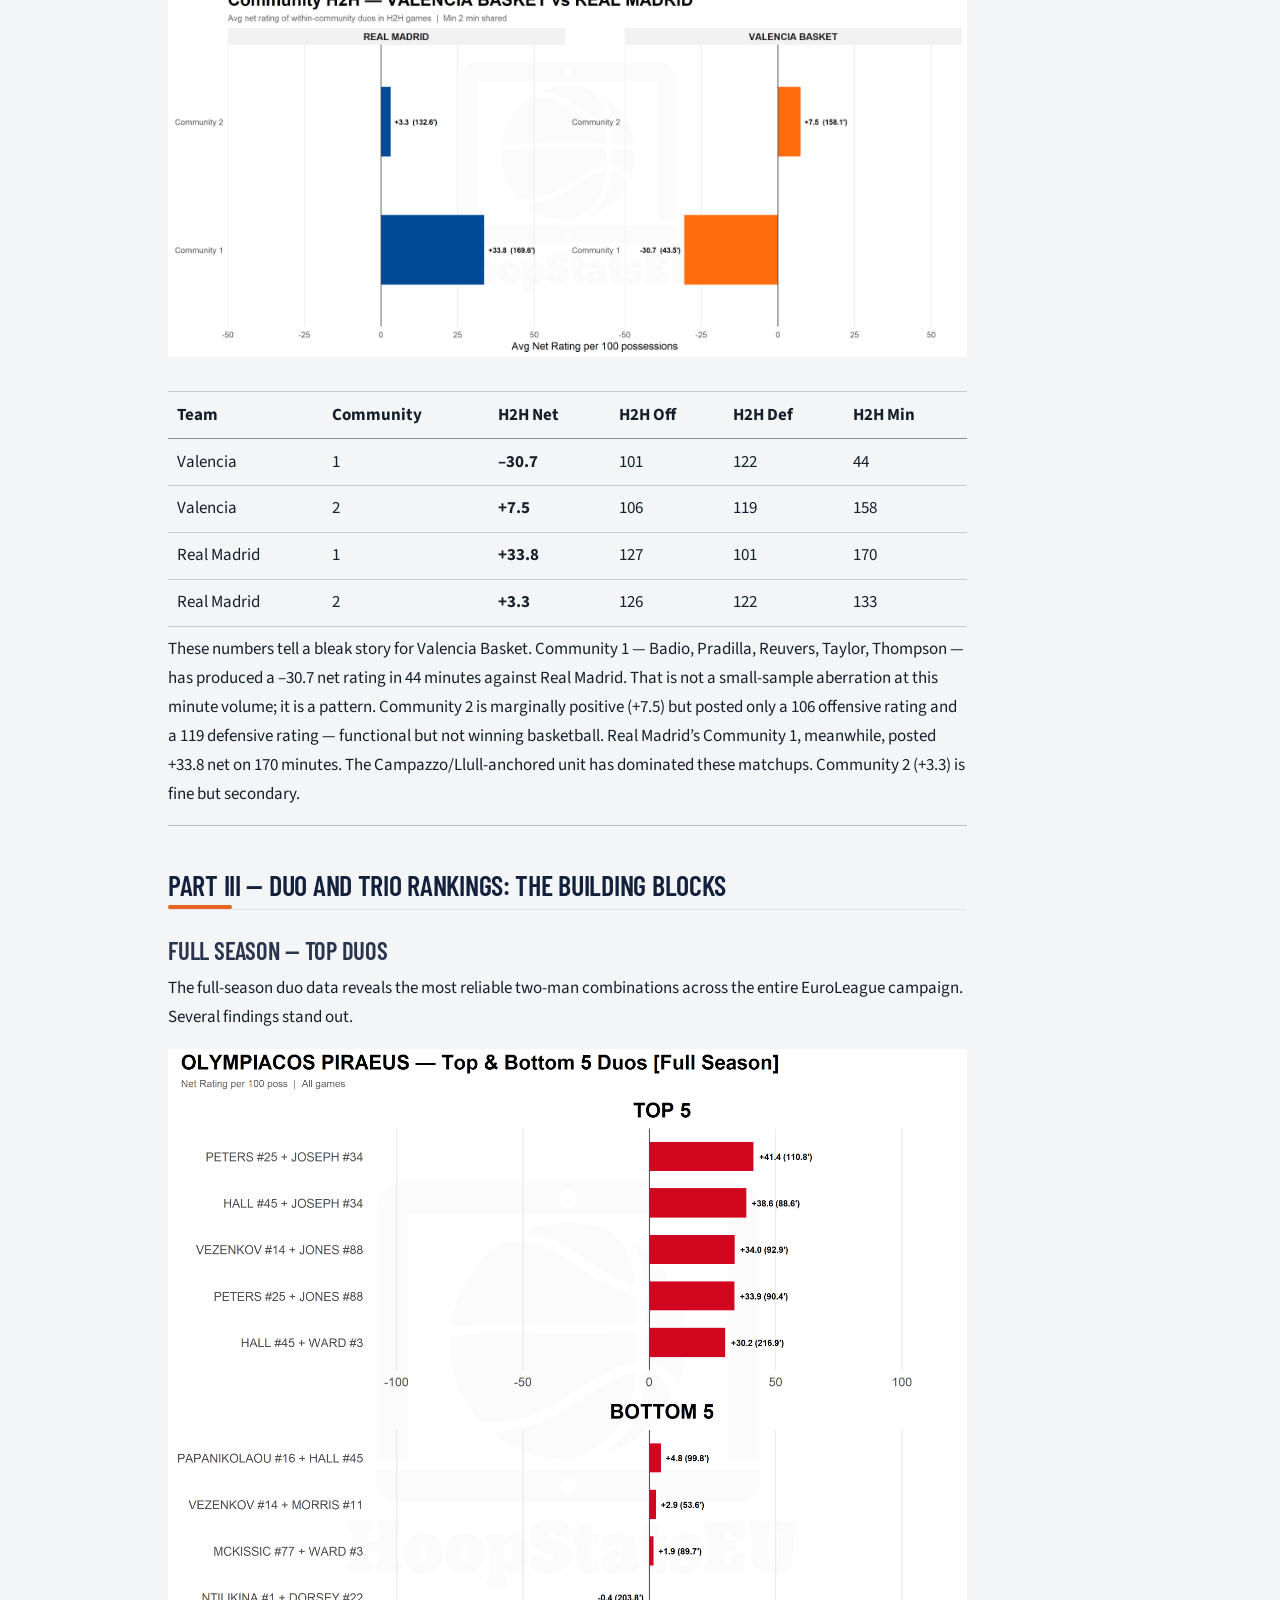
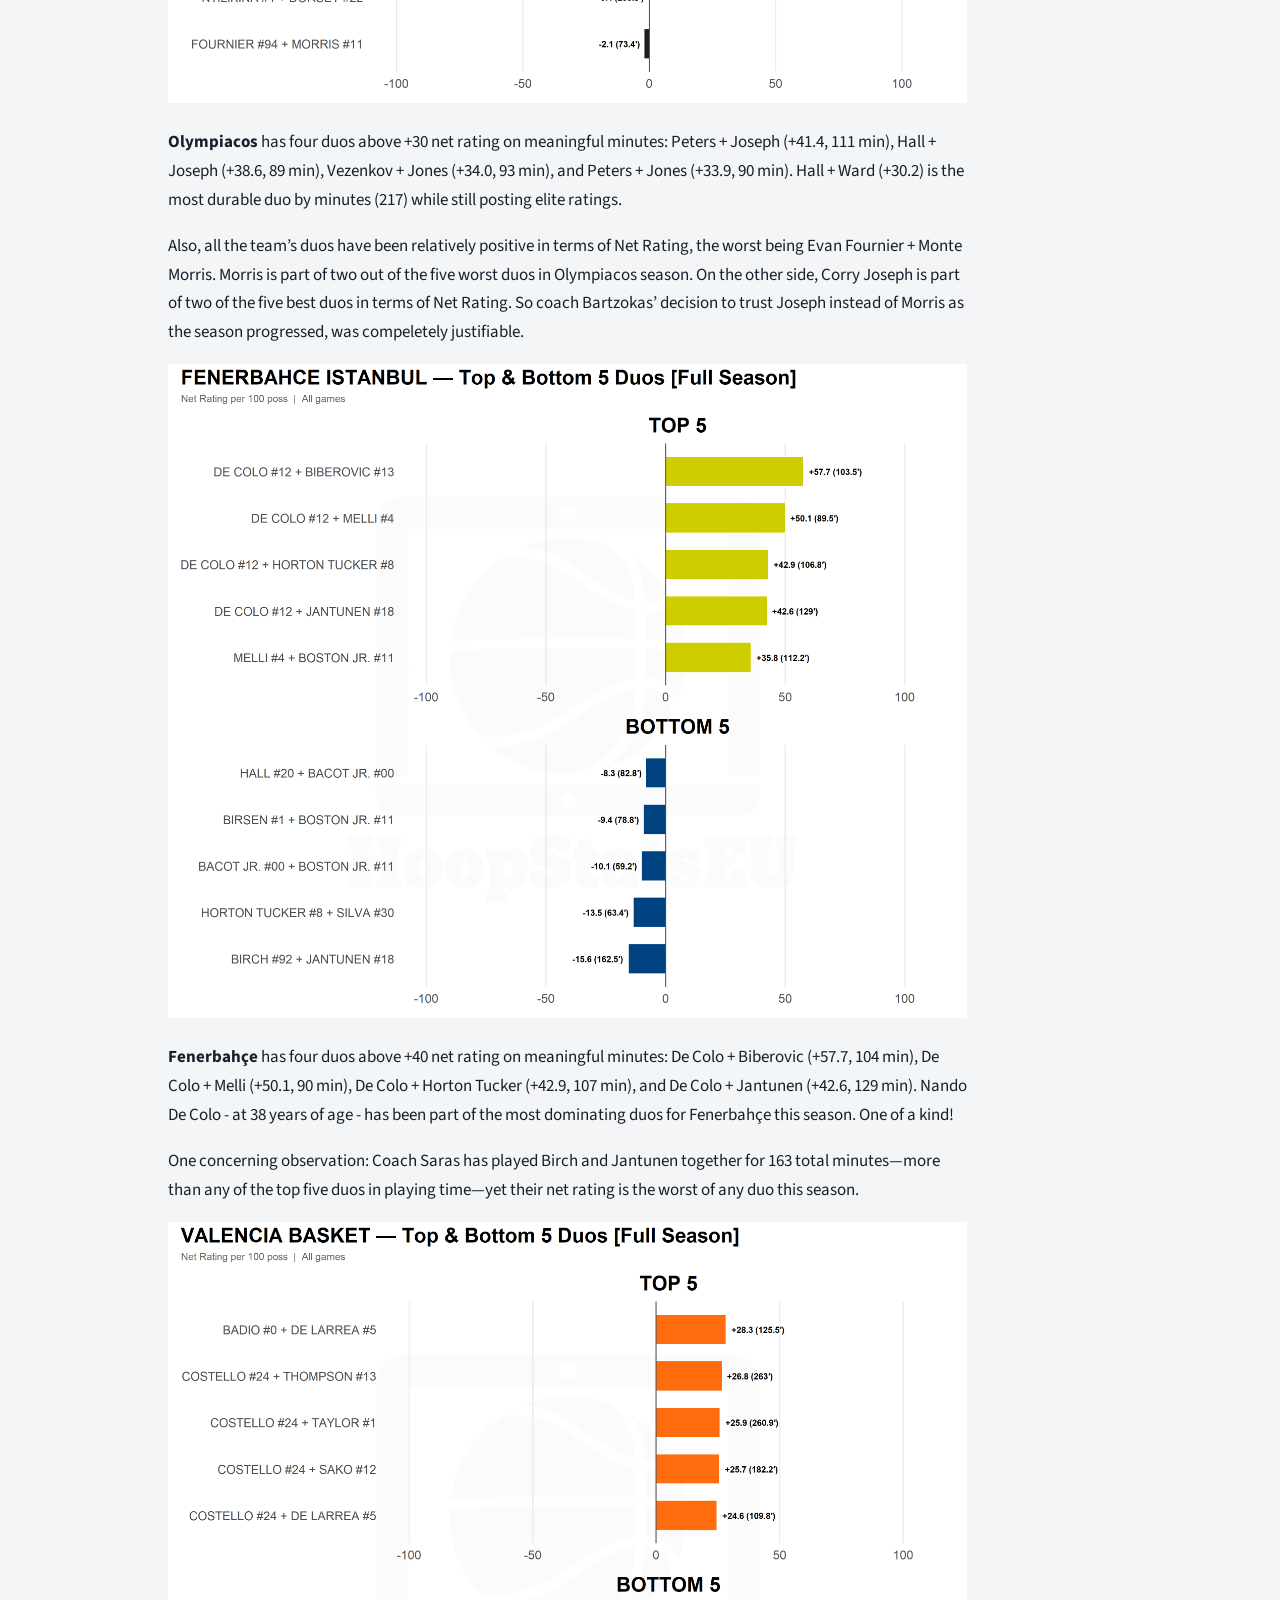
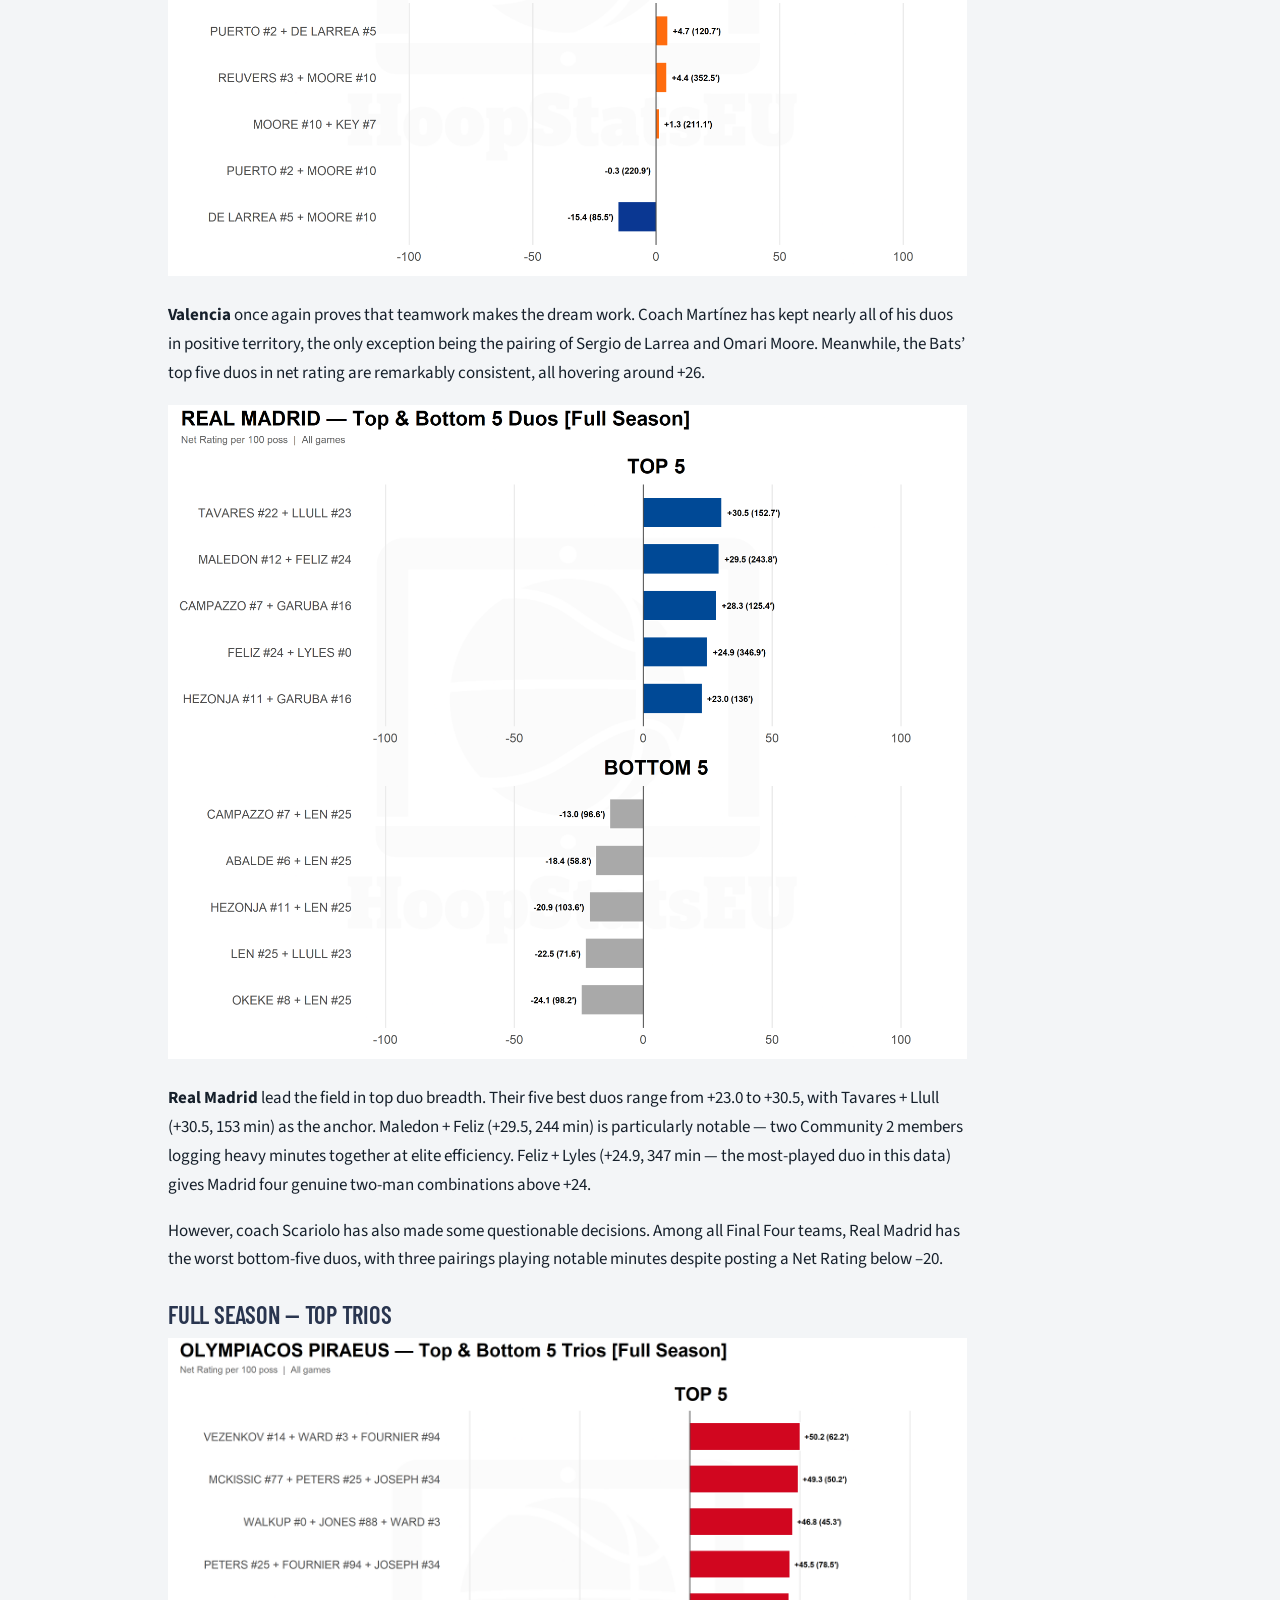
<file: posts/E2025_F4_SFs.html>
<!DOCTYPE html>
<html xmlns="http://www.w3.org/1999/xhtml" lang="en" xml:lang="en"><head>

<meta charset="utf-8">
<meta name="generator" content="quarto-1.10.18">

<meta name="viewport" content="width=device-width, initial-scale=1.0, user-scalable=yes">

<meta name="author" content="Giannis Tsougkrianis">
<meta name="dcterms.date" content="2026-05-20">

<title>EuroLeague Final Four 2026 — Athens – HoopStatsEU</title>
<style>
/* Default styles provided by pandoc.
** See https://pandoc.org/MANUAL.html#variables-for-html for config info.
*/
span.smallcaps{font-variant: small-caps;}
div.columns{display: flex; gap: 1.5em;}
div.column{flex: auto;}
@media screen {
div.columns{gap: min(4vw, 1.5em);}
div.column{overflow-x: auto;}
}
div.hanging-indent{margin-left: 1.5em; text-indent: -1.5em;}
ul.task-list{list-style: none;}
ul.task-list li input[type="checkbox"] {
  width: 0.8em;
  margin: 0 0.8em 0.2em -1em; /* quarto-specific, see https://github.com/quarto-dev/quarto-cli/issues/4556 */ 
  vertical-align: middle;
}
</style>


<script src="../site_libs/quarto-nav/quarto-nav.js"></script>
<script src="../site_libs/quarto-nav/headroom.min.js"></script>
<script src="../site_libs/clipboard/clipboard.min.js"></script>
<script src="../site_libs/quarto-search/autocomplete.umd.js"></script>
<script src="../site_libs/quarto-search/fuse.min.js"></script>
<script src="../site_libs/quarto-search/quarto-search.js"></script>
<meta name="quarto:offset" content="../">
<link href="../images/logo.png" rel="icon" type="image/png">
<script src="../site_libs/quarto-html/quarto.js" type="module"></script>
<script src="../site_libs/quarto-html/tabsets/tabsets.js" type="module"></script>
<script src="../site_libs/quarto-html/popper.min.js"></script>
<script src="../site_libs/quarto-html/tippy.umd.min.js"></script>
<script src="../site_libs/quarto-html/anchor.min.js"></script>
<link href="../site_libs/quarto-html/tippy.css" rel="stylesheet">
<link href="../site_libs/quarto-html/quarto-syntax-highlighting-64a204ab8560d761af7679ceaba22944.css" rel="stylesheet" class="quarto-color-scheme" id="quarto-text-highlighting-styles">
<link href="../site_libs/quarto-html/quarto-syntax-highlighting-dark-b85bc7c33db8c58e0ec93c3465666fed.css" rel="stylesheet" class="quarto-color-scheme quarto-color-alternate" id="quarto-text-highlighting-styles">
<link href="../site_libs/quarto-html/quarto-syntax-highlighting-64a204ab8560d761af7679ceaba22944.css" rel="stylesheet" class="quarto-color-scheme-extra" id="quarto-text-highlighting-styles">
<script src="../site_libs/bootstrap/bootstrap.min.js"></script>
<link href="../site_libs/bootstrap/bootstrap-icons.css" rel="stylesheet">
<link href="../site_libs/bootstrap/bootstrap-d179bf589c4e29b1b2e57f8a192d7fea.min.css" rel="stylesheet" append-hash="true" class="quarto-color-scheme" id="quarto-bootstrap" data-mode="light">
<link href="../site_libs/bootstrap/bootstrap-dark-dc31bf1ca1a93c448f2b65e34885bab8.min.css" rel="stylesheet" append-hash="true" class="quarto-color-scheme quarto-color-alternate" id="quarto-bootstrap" data-mode="dark">
<link href="../site_libs/bootstrap/bootstrap-d179bf589c4e29b1b2e57f8a192d7fea.min.css" rel="stylesheet" append-hash="true" class="quarto-color-scheme-extra" id="quarto-bootstrap" data-mode="light">
<script src="../site_libs/quarto-contrib/glightbox/glightbox.min.js"></script>
<link href="../site_libs/quarto-contrib/glightbox/glightbox.min.css" rel="stylesheet">
<link href="../site_libs/quarto-contrib/glightbox/lightbox.css" rel="stylesheet">
<script id="quarto-search-options" type="application/json">{
  "location": "navbar",
  "copy-button": false,
  "collapse-after": 3,
  "panel-placement": "end",
  "type": "overlay",
  "limit": 50,
  "keyboard-shortcut": [
    "f",
    "/",
    "s"
  ],
  "show-item-context": false,
  "language": {
    "search-no-results-text": "No results",
    "search-matching-documents-text": "matching documents",
    "search-copy-link-title": "Copy link to search",
    "search-hide-matches-text": "Hide additional matches",
    "search-more-match-text": "more match in this document",
    "search-more-matches-text": "more matches in this document",
    "search-clear-button-title": "Clear",
    "search-text-placeholder": "",
    "search-detached-cancel-button-title": "Cancel",
    "search-submit-button-title": "Submit",
    "search-label": "Search"
  }
}</script>
<style>html{ scroll-behavior: smooth; }</style>
<meta name="google-site-verification" content="0fyb4Ve6VDdV8S9j-RkVfE5BjZh8QTGtUb94bWK-x4I">
<script data-goatcounter="https://hoopstatseu.goatcounter.com/count" async="" src="//gc.zgo.at/count.js"></script>
<link rel="preconnect" href="https://fonts.googleapis.com">
<link rel="preconnect" href="https://fonts.gstatic.com" crossorigin="">
<link href="https://fonts.googleapis.com/css2?family=Barlow+Condensed:wght@600;700&amp;family=Source+Sans+3:wght@400;600&amp;family=IBM+Plex+Mono:wght@500;600&amp;display=swap" rel="stylesheet">


<link rel="stylesheet" href="../styles.css">
<meta property="og:title" content="EuroLeague Final Four 2026 — Athens – HoopStatsEU">
<meta property="og:description" content="European basketball analytics — EuroLeague lineup data, assist networks, and advanced statistics.">
<meta property="og:image" content="https://jtsoug.github.io/HoopStatsEU/images/semifinals_f4_logo.png">
<meta property="og:site_name" content="HoopStatsEU">
<meta property="og:image:height" content="1254">
<meta property="og:image:width" content="1254">
<meta name="twitter:title" content="EuroLeague Final Four 2026 — Athens – HoopStatsEU">
<meta name="twitter:description" content="European basketball analytics — EuroLeague lineup data, assist networks, and advanced statistics.">
<meta name="twitter:image" content="https://jtsoug.github.io/HoopStatsEU/images/semifinals_f4_logo.png">
<meta name="twitter:card" content="summary_large_image">
<meta name="twitter:image-height" content="1254">
<meta name="twitter:image-width" content="1254">
</head>

<body class="nav-fixed quarto-light"><script id="quarto-html-before-body" type="application/javascript">
    const toggleBodyColorMode = (bsSheetEl) => {
      const mode = bsSheetEl.getAttribute("data-mode");
      const bodyEl = window.document.querySelector("body");
      if (mode === "dark") {
        bodyEl.classList.add("quarto-dark");
        bodyEl.classList.remove("quarto-light");
      } else {
        bodyEl.classList.add("quarto-light");
        bodyEl.classList.remove("quarto-dark");
      }
    }
    const toggleBodyColorPrimary = () => {
      const bsSheetEl = window.document.querySelector("link#quarto-bootstrap:not([rel=disabled-stylesheet])");
      if (bsSheetEl) {
        toggleBodyColorMode(bsSheetEl);
      }
    }
    const setColorSchemeToggle = (alternate) => {
      const toggles = window.document.querySelectorAll('.quarto-color-scheme-toggle');
      for (let i=0; i < toggles.length; i++) {
        const toggle = toggles[i];
        if (toggle) {
          if (alternate) {
            toggle.classList.add("alternate");
          } else {
            toggle.classList.remove("alternate");
          }
        }
      }
    };
    const toggleColorMode = (alternate) => {
      // Switch the stylesheets
      const primaryStylesheets = window.document.querySelectorAll('link.quarto-color-scheme:not(.quarto-color-alternate)');
      const alternateStylesheets = window.document.querySelectorAll('link.quarto-color-scheme.quarto-color-alternate');
      manageTransitions('#quarto-margin-sidebar .nav-link', false);
      if (alternate) {
        // note: dark is layered on light, we don't disable primary!
        enableStylesheet(alternateStylesheets);
        for (const sheetNode of alternateStylesheets) {
          if (sheetNode.id === "quarto-bootstrap") {
            toggleBodyColorMode(sheetNode);
          }
        }
      } else {
        disableStylesheet(alternateStylesheets);
        enableStylesheet(primaryStylesheets)
        toggleBodyColorPrimary();
      }
      manageTransitions('#quarto-margin-sidebar .nav-link', true);
      // Switch the toggles
      setColorSchemeToggle(alternate)
      // Hack to workaround the fact that safari doesn't
      // properly recolor the scrollbar when toggling (#1455)
      if (navigator.userAgent.indexOf('Safari') > 0 && navigator.userAgent.indexOf('Chrome') == -1) {
        manageTransitions("body", false);
        window.scrollTo(0, 1);
        setTimeout(() => {
          window.scrollTo(0, 0);
          manageTransitions("body", true);
        }, 40);
      }
    }
    const disableStylesheet = (stylesheets) => {
      for (let i=0; i < stylesheets.length; i++) {
        const stylesheet = stylesheets[i];
        stylesheet.rel = 'disabled-stylesheet';
      }
    }
    const enableStylesheet = (stylesheets) => {
      for (let i=0; i < stylesheets.length; i++) {
        const stylesheet = stylesheets[i];
        if(stylesheet.rel !== 'stylesheet') { // for Chrome, which will still FOUC without this check
          stylesheet.rel = 'stylesheet';
        }
      }
    }
    const manageTransitions = (selector, allowTransitions) => {
      const els = window.document.querySelectorAll(selector);
      for (let i=0; i < els.length; i++) {
        const el = els[i];
        if (allowTransitions) {
          el.classList.remove('notransition');
        } else {
          el.classList.add('notransition');
        }
      }
    }
    const isFileUrl = () => {
      return window.location.protocol === 'file:';
    }
    const hasAlternateSentinel = () => {
      let styleSentinel = getColorSchemeSentinel();
      if (styleSentinel !== null) {
        return styleSentinel === "alternate";
      } else {
        return false;
      }
    }
    const setStyleSentinel = (alternate) => {
      const value = alternate ? "alternate" : "default";
      if (!isFileUrl()) {
        window.localStorage.setItem("quarto-color-scheme", value);
      } else {
        localAlternateSentinel = value;
      }
    }
    const getColorSchemeSentinel = () => {
      if (!isFileUrl()) {
        const storageValue = window.localStorage.getItem("quarto-color-scheme");
        return storageValue != null ? storageValue : localAlternateSentinel;
      } else {
        return localAlternateSentinel;
      }
    }
    const toggleGiscusIfUsed = (isAlternate, darkModeDefault) => {
      const baseTheme = document.querySelector('#giscus-base-theme')?.value ?? 'light';
      const alternateTheme = document.querySelector('#giscus-alt-theme')?.value ?? 'dark';
      let newTheme = '';
      if(authorPrefersDark) {
        newTheme = isAlternate ? baseTheme : alternateTheme;
      } else {
        newTheme = isAlternate ? alternateTheme : baseTheme;
      }
      const changeGiscusTheme = () => {
        // From: https://github.com/giscus/giscus/issues/336
        const sendMessage = (message) => {
          const iframe = document.querySelector('iframe.giscus-frame');
          if (!iframe) return;
          iframe.contentWindow.postMessage({ giscus: message }, 'https://giscus.app');
        }
        sendMessage({
          setConfig: {
            theme: newTheme
          }
        });
      }
      const isGiscussLoaded = window.document.querySelector('iframe.giscus-frame') !== null;
      if (isGiscussLoaded) {
        changeGiscusTheme();
      }
    };
    const authorPrefersDark = false;
    const darkModeDefault = authorPrefersDark;
      document.querySelector('link#quarto-text-highlighting-styles.quarto-color-scheme-extra').rel = 'disabled-stylesheet';
      document.querySelector('link#quarto-bootstrap.quarto-color-scheme-extra').rel = 'disabled-stylesheet';
    let localAlternateSentinel = darkModeDefault ? 'alternate' : 'default';
    // Dark / light mode switch
    window.quartoToggleColorScheme = () => {
      // Read the current dark / light value
      let toAlternate = !hasAlternateSentinel();
      toggleColorMode(toAlternate);
      setStyleSentinel(toAlternate);
      toggleGiscusIfUsed(toAlternate, darkModeDefault);
      window.dispatchEvent(new Event('resize'));
    };
    // Switch to dark mode if need be
    if (hasAlternateSentinel()) {
      toggleColorMode(true);
    } else {
      toggleColorMode(false);
    }
  </script>

<div id="quarto-search-results"></div>
  <header id="quarto-header" class="headroom fixed-top">
    <nav class="navbar navbar-expand-lg " data-bs-theme="dark">
      <div class="navbar-container container-fluid">
      <div class="navbar-brand-container mx-auto">
    <a href="../index.html" class="navbar-brand navbar-brand-logo">
    <img src="../images/logo.png" alt="" class="navbar-logo light-content">
    <img src="../images/logo.png" alt="" class="navbar-logo dark-content">
    </a>
    <a class="navbar-brand" href="../index.html">
    <span class="navbar-title">HoopStatsEU</span>
    </a>
  </div>
            <div id="quarto-search" class="" title="Search"></div>
          <button class="navbar-toggler" type="button" data-bs-toggle="collapse" data-bs-target="#navbarCollapse" aria-controls="navbarCollapse" role="menu" aria-expanded="false" aria-label="Toggle navigation" onclick="if (window.quartoToggleHeadroom) { window.quartoToggleHeadroom(); }">
  <span class="navbar-toggler-icon"></span>
</button>
          <div class="collapse navbar-collapse" id="navbarCollapse">
            <ul class="navbar-nav navbar-nav-scroll me-auto">
  <li class="nav-item">
    <a class="nav-link" href="../index.html"> 
<span class="menu-text">Home</span></a>
  </li>  
  <li class="nav-item">
    <a class="nav-link" href="../blog.html"> 
<span class="menu-text">Blog</span></a>
  </li>  
  <li class="nav-item">
    <a class="nav-link" href="../about.html"> 
<span class="menu-text">About</span></a>
  </li>  
</ul>
            <ul class="navbar-nav navbar-nav-scroll ms-auto">
  <li class="nav-item compact">
    <a class="nav-link" href="https://x.com/HoopStatsEU"> <i class="bi bi-twitter-x" role="img">
</i> 
<span class="menu-text"></span></a>
  </li>  
  <li class="nav-item compact">
    <a class="nav-link" href="https://github.com/jtsoug/HoopStatsEU"> <i class="bi bi-github" role="img">
</i> 
<span class="menu-text"></span></a>
  </li>  
</ul>
          </div> <!-- /navcollapse -->
            <div class="quarto-navbar-tools">
  <a href="" class="quarto-color-scheme-toggle quarto-navigation-tool  px-1" onclick="window.quartoToggleColorScheme(); return false;" title="Toggle dark mode"><i class="bi"></i></a>
</div>
      </div> <!-- /container-fluid -->
    </nav>
</header>
<!-- content -->
<div id="quarto-content" class="quarto-container page-columns page-rows-contents page-layout-article page-navbar">
<!-- sidebar -->
<!-- margin-sidebar -->
    <div id="quarto-margin-sidebar" class="sidebar margin-sidebar">
        <nav id="TOC" role="doc-toc" class="toc-active">
    <h2 id="toc-title">Contents</h2>
   
  <ul>
  <li><a href="#introduction" id="toc-introduction" class="nav-link active" data-scroll-target="#introduction">Introduction</a></li>
  <li><a href="#part-i-reading-the-networks-how-each-team-moves-the-ball" id="toc-part-i-reading-the-networks-how-each-team-moves-the-ball" class="nav-link" data-scroll-target="#part-i-reading-the-networks-how-each-team-moves-the-ball">Part I — Reading the Networks: How Each Team Moves the Ball</a>
  <ul class="collapse">
  <li><a href="#sf1-networks-olympiacos-and-fenerbahçe" id="toc-sf1-networks-olympiacos-and-fenerbahçe" class="nav-link" data-scroll-target="#sf1-networks-olympiacos-and-fenerbahçe">SF1 Networks: Olympiacos and Fenerbahçe</a></li>
  <li><a href="#sf2-networks-valencia-basket-and-real-madrid" id="toc-sf2-networks-valencia-basket-and-real-madrid" class="nav-link" data-scroll-target="#sf2-networks-valencia-basket-and-real-madrid">SF2 Networks: Valencia Basket and Real Madrid</a></li>
  </ul></li>
  <li><a href="#part-ii-community-performance-whose-sub-groups-actually-win" id="toc-part-ii-community-performance-whose-sub-groups-actually-win" class="nav-link" data-scroll-target="#part-ii-community-performance-whose-sub-groups-actually-win">Part II — Community Performance: Whose Sub-Groups Actually Win?</a>
  <ul class="collapse">
  <li><a href="#full-season-community-ratings" id="toc-full-season-community-ratings" class="nav-link" data-scroll-target="#full-season-community-ratings">Full-Season Community Ratings</a></li>
  <li><a href="#community-ratings-in-head-to-head-games" id="toc-community-ratings-in-head-to-head-games" class="nav-link" data-scroll-target="#community-ratings-in-head-to-head-games">Community Ratings in Head-to-Head Games</a></li>
  </ul></li>
  <li><a href="#part-iii-duo-and-trio-rankings-the-building-blocks" id="toc-part-iii-duo-and-trio-rankings-the-building-blocks" class="nav-link" data-scroll-target="#part-iii-duo-and-trio-rankings-the-building-blocks">Part III — Duo and Trio Rankings: The Building Blocks</a>
  <ul class="collapse">
  <li><a href="#full-season-top-duos" id="toc-full-season-top-duos" class="nav-link" data-scroll-target="#full-season-top-duos">Full Season — Top Duos</a></li>
  <li><a href="#full-season-top-trios" id="toc-full-season-top-trios" class="nav-link" data-scroll-target="#full-season-top-trios">Full Season — Top Trios</a></li>
  <li><a href="#recent-form-top-duos" id="toc-recent-form-top-duos" class="nav-link" data-scroll-target="#recent-form-top-duos">Recent Form — Top Duos</a></li>
  <li><a href="#recent-form-top-trios" id="toc-recent-form-top-trios" class="nav-link" data-scroll-target="#recent-form-top-trios">Recent Form — Top Trios</a></li>
  </ul></li>
  <li><a href="#part-iv-the-semifinal-clashes" id="toc-part-iv-the-semifinal-clashes" class="nav-link" data-scroll-target="#part-iv-the-semifinal-clashes">Part IV — The Semifinal Clashes</a>
  <ul class="collapse">
  <li><a href="#sf1-olympiacos-piraeus-vs.-fenerbahçe-beko-istanbul" id="toc-sf1-olympiacos-piraeus-vs.-fenerbahçe-beko-istanbul" class="nav-link" data-scroll-target="#sf1-olympiacos-piraeus-vs.-fenerbahçe-beko-istanbul">SF1 — Olympiacos Piraeus vs.&nbsp;Fenerbahçe Beko Istanbul</a></li>
  <li><a href="#sf2-valencia-basket-vs.-real-madrid" id="toc-sf2-valencia-basket-vs.-real-madrid" class="nav-link" data-scroll-target="#sf2-valencia-basket-vs.-real-madrid">SF2 — Valencia Basket vs.&nbsp;Real Madrid</a></li>
  </ul></li>
  <li><a href="#closing-thoughts" id="toc-closing-thoughts" class="nav-link" data-scroll-target="#closing-thoughts">Closing Thoughts</a></li>
  </ul>
</nav>
    </div>
<!-- main -->
<main class="content" id="quarto-document-content">


<header id="title-block-header" class="quarto-title-block default">
<div class="quarto-title">
<h1 class="title">EuroLeague Final Four 2026 — Athens</h1>
<p class="subtitle lead">Team Behavior: Assist Networks, Duo &amp; Trio Clashes</p>
</div>



<div class="quarto-title-meta">

    <div>
    <div class="quarto-title-meta-heading">Author</div>
    <div class="quarto-title-meta-contents">
             <p>Giannis Tsougkrianis </p>
          </div>
  </div>
    
    <div>
    <div class="quarto-title-meta-heading">Published</div>
    <div class="quarto-title-meta-contents">
      <p class="date">May 20, 2026</p>
    </div>
  </div>
  
    
  </div>
  


</header>


<figure style="margin: 0 auto 2rem auto; max-width: 50%;" class="figure">
<img src="../images/semifinals_f4_logo_nobg.png" alt="EuroLeague Final Four banner" style="width: 100%; height: auto; display: block;" class="figure-img">
</figure>
<hr>
<section id="introduction" class="level2">
<h2 class="anchored" data-anchor-id="introduction">Introduction</h2>
<p>Four teams. One city. Athens hosts the EuroLeague Final Four for the first time in its modern era, and the two semifinal matchups could not be more different in character. Olympiacos vs.&nbsp;Fenerbahçe Beko is a battle of historical giants playing contrasting styles on both ends. Valencia Basket vs.&nbsp;Real Madrid is a Spanish derby that doubles as a philosophical clash between a rising collective and the continent’s most decorated club. This analysis cuts through the noise using lineup combination data, assist network topology, and recency-weighted ratings to answer one question: who is actually built for a single-elimination moment?</p>
<hr>
</section>
<section id="part-i-reading-the-networks-how-each-team-moves-the-ball" class="level2">
<h2 class="anchored" data-anchor-id="part-i-reading-the-networks-how-each-team-moves-the-ball">Part I — Reading the Networks: How Each Team Moves the Ball</h2>
<p>Before duos and trios, we start with the DNA: how does each team distribute its offense through the assist graph? Four metrics frame the picture.</p>
<p><strong>Entropy</strong> measures how evenly assists are distributed across passers. A score of 1.0 means every player passes equally; 0.0 means one player does everything. <strong>Degree centrality</strong> measures how hub-centric the network is — the higher the number, the more the flow depends on one or two connectors. <strong>Clustering coefficient</strong> captures whether players form tight sub-groups or a more open, chain-like flow. <strong>Mean flux polarization</strong> measures how clearly roles are split between facilitators (net assist givers) and finishers (net assist receivers).</p>
<table class="caption-top table">
<colgroup>
<col style="width: 16%">
<col style="width: 16%">
<col style="width: 16%">
<col style="width: 16%">
<col style="width: 16%">
<col style="width: 16%">
</colgroup>
<thead>
<tr class="header">
<th>Team</th>
<th>Entropy</th>
<th>Degree Centrality</th>
<th>Clustering</th>
<th>Flux Polarisation</th>
<th>Communities</th>
</tr>
</thead>
<tbody>
<tr class="odd">
<td>Olympiacos</td>
<td>0.864</td>
<td>0.245</td>
<td>0.585</td>
<td>11.31</td>
<td>2</td>
</tr>
<tr class="even">
<td>Fenerbahçe</td>
<td>0.739</td>
<td>0.264</td>
<td>0.541</td>
<td>11.61</td>
<td>3</td>
</tr>
<tr class="odd">
<td>Valencia Basket</td>
<td>0.888</td>
<td>0.339</td>
<td>0.787</td>
<td>15.20</td>
<td>2</td>
</tr>
<tr class="even">
<td>Real Madrid</td>
<td>0.870</td>
<td>0.300</td>
<td>0.610</td>
<td>13.66</td>
<td>2</td>
</tr>
</tbody>
</table>
<p>Based off each teams last 15 games, Valencia Basket has the highest assist entropy in the field (0.888) — their ball movement is the most democratized of the four teams. But they also have the highest degree centrality (0.339) and by far the highest clustering coefficient (0.787), meaning their offense flows through well-defined sub-groups that pass tightly within themselves. This is not a contradiction: it describes a team that has multiple self-sufficient offensive pods rather than one star-fed system. Their flux polarization is also the highest (15.20), meaning role separation between creators and finishers is the sharpest in the tournament.</p>
<p>Fenerbahçe is the outlier in the other direction. Their entropy is the lowest (0.739), the network is the most hub-dependent, and — uniquely — they are the only team with three detected communities rather than two. This is structurally significant: three separate assist clusters means the team’s offense does not fully connect across its own roster. Whether that is a feature (multiple distinct systems) or a vulnerability (fragmentation under pressure) becomes a central question for their semifinal.</p>
<p>Olympiacos and Real Madrid occupy the middle ground, with entropy scores in the 0.86–0.87 range and degree centrality near 0.25–0.30. Both are well-connected, balanced networks built around clearly defined communities of two.</p>
<hr>
<section id="sf1-networks-olympiacos-and-fenerbahçe" class="level3">
<h3 class="anchored" data-anchor-id="sf1-networks-olympiacos-and-fenerbahçe">SF1 Networks: Olympiacos and Fenerbahçe</h3>
<section id="olympiacos" class="level4">
<h4 class="anchored" data-anchor-id="olympiacos">Olympiacos</h4>
<div class="cell">
<div class="cell-output-display">
<div>
<figure class="figure">
<p><a href="E2025_F4_SFs_files/figure-html/plot-network-oly-1.png" class="lightbox" data-gallery="quarto-lightbox-gallery-1"><img src="E2025_F4_SFs_files/figure-html/plot-network-oly-1.png" class="img-fluid figure-img" width="1728"></a></p>
</figure>
</div>
</div>
</div>
<p>Olympiacos splits neatly into two communities along what appears to be a starting-unit / bench-unit axis. <strong>Community 1</strong> — Dorsey, Milutinov, Morris, Ntilikina, Papanikolaou, Vezenkov, Walkup — reads as the primary starting rotation. <strong>Community 2</strong> — Fall, Fournier, Hall, Jones, Joseph, McKissic, Peters, Ward — is deeper and, as we will see in the duo and trio data, actually carries stronger ratings across several key combinations.</p>
<div class="cell">
<div class="cell-output-display">
<div>
<figure class="figure">
<p><a href="E2025_F4_SFs_files/figure-html/plot-flux-oly-1.png" class="lightbox" data-gallery="quarto-lightbox-gallery-2"><img src="E2025_F4_SFs_files/figure-html/plot-flux-oly-1.png" class="img-fluid figure-img" width="1650"></a></p>
</figure>
</div>
</div>
</div>
</section>
<section id="fenerbahçe" class="level4">
<h4 class="anchored" data-anchor-id="fenerbahçe">Fenerbahçe</h4>
<div class="cell">
<div class="cell-output-display">
<div>
<figure class="figure">
<p><a href="E2025_F4_SFs_files/figure-html/plot-network-ulk-1.png" class="lightbox" data-gallery="quarto-lightbox-gallery-3"><img src="E2025_F4_SFs_files/figure-html/plot-network-ulk-1.png" class="img-fluid figure-img" width="1728"></a></p>
</figure>
</div>
</div>
</div>
<p>Fenerbahçe’s three communities are worth naming explicitly. <strong>Community 1</strong> — Baldwin IV, Biberovic, Birch,Bitim — is the core five-man unit and also their strongest-rated group season-long (net +12.0). <strong>Community 2</strong> — Colson, Horton-Tucker, Birsen — is their secondary connector group, rated +7.7 and the weakest of the three. <strong>Community 3</strong> — Hall, Jantunen, Melli, Boston Jr., De Colo, Silva — is structurally separate from the first two yet produces the best season-long net rating of any Fenerbahçe community (+21.4). The fact that Community 3 is topologically disconnected from Community 1 is unusual: Fenerbahçe’s most effective unit by the numbers is also the one least integrated into the main assist flow.</p>
<div class="cell">
<div class="cell-output-display">
<div>
<figure class="figure">
<p><a href="E2025_F4_SFs_files/figure-html/plot-flux-ulk-1.png" class="lightbox" data-gallery="quarto-lightbox-gallery-4"><img src="E2025_F4_SFs_files/figure-html/plot-flux-ulk-1.png" class="img-fluid figure-img" width="1584"></a></p>
</figure>
</div>
</div>
</div>
<hr>
</section>
</section>
<section id="sf2-networks-valencia-basket-and-real-madrid" class="level3">
<h3 class="anchored" data-anchor-id="sf2-networks-valencia-basket-and-real-madrid">SF2 Networks: Valencia Basket and Real Madrid</h3>
<section id="valencia" class="level4">
<h4 class="anchored" data-anchor-id="valencia">Valencia</h4>
<div class="cell">
<div class="cell-output-display">
<div>
<figure class="figure">
<p><a href="E2025_F4_SFs_files/figure-html/plot-network-pam-1.png" class="lightbox" data-gallery="quarto-lightbox-gallery-5"><img src="E2025_F4_SFs_files/figure-html/plot-network-pam-1.png" class="img-fluid figure-img" width="1728"></a></p>
</figure>
</div>
</div>
</div>
<p>Valencia’s two communities split clearly along player profile lines. <strong>Community 1</strong> — Badio, Pradilla, Reuvers, Taylor, Thompson — tilts younger and more athletic. <strong>Community 2</strong> — Costello, De Larrea, Key, Montero, Moore, Puerto, Sako — is the experience-and-craft group that drives the team’s playmaking. Both communities produce nearly identical season-long net ratings (+11.9 and +12.0), which is a testament to how evenly coach Pedro Martínez has balanced the roster’s offensive load.</p>
<div class="cell">
<div class="cell-output-display">
<div>
<figure class="figure">
<p><a href="E2025_F4_SFs_files/figure-html/plot-flux-pam-1.png" class="lightbox" data-gallery="quarto-lightbox-gallery-6"><img src="E2025_F4_SFs_files/figure-html/plot-flux-pam-1.png" class="img-fluid figure-img" width="1584"></a></p>
</figure>
</div>
</div>
</div>
</section>
<section id="real-madrid" class="level4">
<h4 class="anchored" data-anchor-id="real-madrid">Real Madrid</h4>
<div class="cell">
<div class="cell-output-display">
<div>
<figure class="figure">
<p><a href="E2025_F4_SFs_files/figure-html/plot-network-mad-1.png" class="lightbox" data-gallery="quarto-lightbox-gallery-7"><img src="E2025_F4_SFs_files/figure-html/plot-network-mad-1.png" class="img-fluid figure-img" width="1728"></a></p>
</figure>
</div>
</div>
</div>
<p>Real Madrid’s two communities are also sharply defined. <strong>Community 1</strong> — Abalde, Campazzo, Hezonja, Llull, Okeke, Tavares — is the star-laden primary unit, the one whose names appear throughout Madrid’s best lineup combinations. <strong>Community 2</strong> — Deck, Feliz, Garuba, Lyles, Maledon — is the complementary rotation, and it is substantially more productive by net rating on a season-long basis (+20.3 vs.&nbsp;+11.7). This inversion — where the backup community outperforms the starter community — is the most interesting structural finding in the Madrid network, and it has direct implications for the Valencia matchup.</p>
<div class="cell">
<div class="cell-output-display">
<div>
<figure class="figure">
<p><a href="E2025_F4_SFs_files/figure-html/plot-flux-mad-1.png" class="lightbox" data-gallery="quarto-lightbox-gallery-8"><img src="E2025_F4_SFs_files/figure-html/plot-flux-mad-1.png" class="img-fluid figure-img" width="1584"></a></p>
</figure>
</div>
</div>
</div>
<hr>
</section>
</section>
</section>
<section id="part-ii-community-performance-whose-sub-groups-actually-win" class="level2">
<h2 class="anchored" data-anchor-id="part-ii-community-performance-whose-sub-groups-actually-win">Part II — Community Performance: Whose Sub-Groups Actually Win?</h2>
<p>Networks tell us how the ball moves. Community performance tells us what happens when it arrives.</p>
<section id="full-season-community-ratings" class="level3">
<h3 class="anchored" data-anchor-id="full-season-community-ratings">Full-Season Community Ratings</h3>
<div class="cell">
<div class="cell-output-display">
<div>
<figure class="figure">
<p><a href="E2025_F4_SFs_files/figure-html/plot-comm-season-oly-1.png" class="lightbox" data-gallery="quarto-lightbox-gallery-9"><img src="E2025_F4_SFs_files/figure-html/plot-comm-season-oly-1.png" class="img-fluid figure-img" width="1440"></a></p>
</figure>
</div>
</div>
</div>
<div class="cell">
<div class="cell-output-display">
<div>
<figure class="figure">
<p><a href="E2025_F4_SFs_files/figure-html/plot-comm-season-ulk-1.png" class="lightbox" data-gallery="quarto-lightbox-gallery-10"><img src="E2025_F4_SFs_files/figure-html/plot-comm-season-ulk-1.png" class="img-fluid figure-img" width="1440"></a></p>
</figure>
</div>
</div>
</div>
<div class="cell">
<div class="cell-output-display">
<div>
<figure class="figure">
<p><a href="E2025_F4_SFs_files/figure-html/plot-comm-season-pam-1.png" class="lightbox" data-gallery="quarto-lightbox-gallery-11"><img src="E2025_F4_SFs_files/figure-html/plot-comm-season-pam-1.png" class="img-fluid figure-img" width="1440"></a></p>
</figure>
</div>
</div>
</div>
<div class="cell">
<div class="cell-output-display">
<div>
<figure class="figure">
<p><a href="E2025_F4_SFs_files/figure-html/plot-comm-season-mad-1.png" class="lightbox" data-gallery="quarto-lightbox-gallery-12"><img src="E2025_F4_SFs_files/figure-html/plot-comm-season-mad-1.png" class="img-fluid figure-img" width="1440"></a></p>
</figure>
</div>
</div>
</div>
<p>The full-season picture for Olympiacos is clear: Community 2 (+21.8 net, ~3,047 minutes) outperforms Community 1 (+14.3 net, ~5,483 minutes) by over seven points per 100 possessions, with a better defensive rating (106 vs.&nbsp;112). The “starter” group plays more minutes but generates less value. This is not unusual for a team that rotates heavily, but it does suggest that OLY’s ceiling in a given game depends significantly on how much time the Hall–Ward–Peters–Joseph cluster shares the floor.</p>
<p>For Real Madrid, the gap between their communities is similar in magnitude: Community 2 (+20.3) versus Community 1 (+11.7). Lyles, Garuba, Deck, Feliz, and Maledon — the names behind that +20.3 — are not Madrid’s household names, but the data says they are Madrid’s most productive five-man ecosystem.</p>
</section>
<section id="community-ratings-in-head-to-head-games" class="level3">
<h3 class="anchored" data-anchor-id="community-ratings-in-head-to-head-games">Community Ratings in Head-to-Head Games</h3>
<p>This is where the analysis sharpens. Full-season ratings smooth over opponent quality; H2H ratings are the actual record against the specific team these players will face in two days. #### Semifinal 1 Pair</p>
<div class="cell">
<div class="cell-output-display">
<div>
<figure class="figure">
<p><a href="E2025_F4_SFs_files/figure-html/plot-comm-h2h-sf1-1.png" class="lightbox" data-gallery="quarto-lightbox-gallery-13"><img src="E2025_F4_SFs_files/figure-html/plot-comm-h2h-sf1-1.png" class="img-fluid figure-img" width="1872"></a></p>
</figure>
</div>
</div>
</div>
<table class="caption-top table">
<thead>
<tr class="header">
<th>Team</th>
<th>Community</th>
<th>H2H Net</th>
<th>H2H Off</th>
<th>H2H Def</th>
<th>H2H Min</th>
</tr>
</thead>
<tbody>
<tr class="odd">
<td>Olympiacos</td>
<td>1</td>
<td><strong>–8.7</strong></td>
<td>132</td>
<td>146</td>
<td>142</td>
</tr>
<tr class="even">
<td>Olympiacos</td>
<td>2</td>
<td><strong>+42.6</strong></td>
<td>140</td>
<td>92</td>
<td>96</td>
</tr>
<tr class="odd">
<td>Fenerbahçe</td>
<td>1</td>
<td><strong>+18.1</strong></td>
<td>155</td>
<td>140</td>
<td>58</td>
</tr>
<tr class="even">
<td>Fenerbahçe</td>
<td>2</td>
<td><strong>+4.1</strong></td>
<td>125</td>
<td>120</td>
<td>32</td>
</tr>
</tbody>
</table>
<p>The numbers above deserve a slow read. Olympiacos Community 1 — the primary starting group — has been outscored in aggregate across H2H games against Fenerbahçe, posting a –8.7 net rating on 142 combined minutes. Their defense in those minutes allowed the equivalent of 146 points per 100 possessions. Meanwhile, Community 2 — Hall, Ward, Peters, Joseph, Fournier, McKissic — posted +42.6 net, 140 offensive rating, and 92 defensive rating. The same team, in the same two games, produced wildly divergent results depending on which community was on the floor.</p>
<p>For Fenerbahçe, Community 1 (the core five) was significantly better head-to-head (+18.1) than Community 2 (+4.1). Their best-performing season-long community — Community 3 (Hall, Jantunen, Melli, Boston Jr., De Colo, Silva) — does not appear in the H2H data at the minimum threshold of 2 minutes shared per duo, suggesting they have not accumulated meaningful shared minutes against Olympiacos specifically.</p>
<p>The strategic implication for the OLY–FEN semifinal: Olympiacos need their Community 2 players on the floor as much as possible in decisive stretches. Their starting-five core has been a net negative in this specific matchup. Fenerbahçe’s best response is to maximize minutes for their Community 1 unit while keeping Community 3 involved — which is a challenge given the network data showing those two groups are already topologically separated. #### Semifinal 2 Pair</p>
<div class="cell">
<div class="cell-output-display">
<div>
<figure class="figure">
<p><a href="E2025_F4_SFs_files/figure-html/plot-comm-h2h-sf2-1.png" class="lightbox" data-gallery="quarto-lightbox-gallery-14"><img src="E2025_F4_SFs_files/figure-html/plot-comm-h2h-sf2-1.png" class="img-fluid figure-img" width="1872"></a></p>
</figure>
</div>
</div>
</div>
<table class="caption-top table">
<thead>
<tr class="header">
<th>Team</th>
<th>Community</th>
<th>H2H Net</th>
<th>H2H Off</th>
<th>H2H Def</th>
<th>H2H Min</th>
</tr>
</thead>
<tbody>
<tr class="odd">
<td>Valencia</td>
<td>1</td>
<td><strong>–30.7</strong></td>
<td>101</td>
<td>122</td>
<td>44</td>
</tr>
<tr class="even">
<td>Valencia</td>
<td>2</td>
<td><strong>+7.5</strong></td>
<td>106</td>
<td>119</td>
<td>158</td>
</tr>
<tr class="odd">
<td>Real Madrid</td>
<td>1</td>
<td><strong>+33.8</strong></td>
<td>127</td>
<td>101</td>
<td>170</td>
</tr>
<tr class="even">
<td>Real Madrid</td>
<td>2</td>
<td><strong>+3.3</strong></td>
<td>126</td>
<td>122</td>
<td>133</td>
</tr>
</tbody>
</table>
<p>These numbers tell a bleak story for Valencia Basket. Community 1 — Badio, Pradilla, Reuvers, Taylor, Thompson — has produced a –30.7 net rating in 44 minutes against Real Madrid. That is not a small-sample aberration at this minute volume; it is a pattern. Community 2 is marginally positive (+7.5) but posted only a 106 offensive rating and a 119 defensive rating — functional but not winning basketball. Real Madrid’s Community 1, meanwhile, posted +33.8 net on 170 minutes. The Campazzo/Llull-anchored unit has dominated these matchups. Community 2 (+3.3) is fine but secondary.</p>
<hr>
</section>
</section>
<section id="part-iii-duo-and-trio-rankings-the-building-blocks" class="level2">
<h2 class="anchored" data-anchor-id="part-iii-duo-and-trio-rankings-the-building-blocks">Part III — Duo and Trio Rankings: The Building Blocks</h2>
<section id="full-season-top-duos" class="level3">
<h3 class="anchored" data-anchor-id="full-season-top-duos">Full Season — Top Duos</h3>
<p>The full-season duo data reveals the most reliable two-man combinations across the entire EuroLeague campaign. Several findings stand out.</p>
<div class="cell">
<div class="cell-output-display">
<div>
<figure class="figure">
<p><a href="E2025_F4_SFs_files/figure-html/plot-duos-full-oly-1.png" class="lightbox" data-gallery="quarto-lightbox-gallery-15"><img src="E2025_F4_SFs_files/figure-html/plot-duos-full-oly-1.png" class="img-fluid figure-img" width="1584"></a></p>
</figure>
</div>
</div>
</div>
<p><strong>Olympiacos</strong> has four duos above +30 net rating on meaningful minutes: Peters + Joseph (+41.4, 111 min), Hall + Joseph (+38.6, 89 min), Vezenkov + Jones (+34.0, 93 min), and Peters + Jones (+33.9, 90 min). Hall + Ward (+30.2) is the most durable duo by minutes (217) while still posting elite ratings.</p>
<p>Also, all the team’s duos have been relatively positive in terms of Net Rating, the worst being Evan Fournier + Monte Morris. Morris is part of two out of the five worst duos in Olympiacos season. On the other side, Corry Joseph is part of two of the five best duos in terms of Net Rating. So coach Bartzokas’ decision to trust Joseph instead of Morris as the season progressed, was compeletely justifiable.</p>
<div class="cell">
<div class="cell-output-display">
<div>
<figure class="figure">
<p><a href="E2025_F4_SFs_files/figure-html/plot-duos-full-ulk-1.png" class="lightbox" data-gallery="quarto-lightbox-gallery-16"><img src="E2025_F4_SFs_files/figure-html/plot-duos-full-ulk-1.png" class="img-fluid figure-img" width="1584"></a></p>
</figure>
</div>
</div>
</div>
<p><strong>Fenerbahçe</strong> has four duos above +40 net rating on meaningful minutes: De Colo + Biberovic (+57.7, 104 min), De Colo + Melli (+50.1, 90 min), De Colo + Horton Tucker (+42.9, 107 min), and De Colo + Jantunen (+42.6, 129 min). Nando De Colo - at 38 years of age - has been part of the most dominating duos for Fenerbahçe this season. One of a kind!</p>
<p>One concerning observation: Coach Saras has played Birch and Jantunen together for 163 total minutes—more than any of the top five duos in playing time—yet their net rating is the worst of any duo this season.</p>
<div class="cell">
<div class="cell-output-display">
<div>
<figure class="figure">
<p><a href="E2025_F4_SFs_files/figure-html/plot-duos-full-pam-1.png" class="lightbox" data-gallery="quarto-lightbox-gallery-17"><img src="E2025_F4_SFs_files/figure-html/plot-duos-full-pam-1.png" class="img-fluid figure-img" width="1584"></a></p>
</figure>
</div>
</div>
</div>
<p><strong>Valencia</strong> once again proves that teamwork makes the dream work. Coach Martínez has kept nearly all of his duos in positive territory, the only exception being the pairing of Sergio de Larrea and Omari Moore. Meanwhile, the Bats’ top five duos in net rating are remarkably consistent, all hovering around +26.</p>
<div class="cell">
<div class="cell-output-display">
<div>
<figure class="figure">
<p><a href="E2025_F4_SFs_files/figure-html/plot-duos-full-mad-1.png" class="lightbox" data-gallery="quarto-lightbox-gallery-18"><img src="E2025_F4_SFs_files/figure-html/plot-duos-full-mad-1.png" class="img-fluid figure-img" width="1584"></a></p>
</figure>
</div>
</div>
</div>
<p><strong>Real Madrid</strong> lead the field in top duo breadth. Their five best duos range from +23.0 to +30.5, with Tavares + Llull (+30.5, 153 min) as the anchor. Maledon + Feliz (+29.5, 244 min) is particularly notable — two Community 2 members logging heavy minutes together at elite efficiency. Feliz + Lyles (+24.9, 347 min — the most-played duo in this data) gives Madrid four genuine two-man combinations above +24.</p>
<p>However, coach Scariolo has also made some questionable decisions. Among all Final Four teams, Real Madrid has the worst bottom-five duos, with three pairings playing notable minutes despite posting a Net Rating below –20.</p>
</section>
<section id="full-season-top-trios" class="level3">
<h3 class="anchored" data-anchor-id="full-season-top-trios">Full Season — Top Trios</h3>
<div class="cell">
<div class="cell-output-display">
<div>
<figure class="figure">
<p><a href="E2025_F4_SFs_files/figure-html/plot-trios-full-oly-1.png" class="lightbox" data-gallery="quarto-lightbox-gallery-19"><img src="E2025_F4_SFs_files/figure-html/plot-trios-full-oly-1.png" class="img-fluid figure-img" width="1728"></a></p>
</figure>
</div>
</div>
</div>
<p>The trio data amplifies what duos hinted at.</p>
<p><strong>Olympiacos</strong>’ most dominant trio is Vezenkov + Ward + Fournier, outscoring opponents by +50.2 points per 100 possessions across 62 minutes. Close behind is McKissic + Peters + Joseph (+49.3 in 50 minutes), which again underlines that the “Community 2” cluster is what lifts this team’s ceiling. Fournier shows up in three of OLY’s five best three-man units — he’s the perimeter glue that makes so many combinations elite.</p>
<p>That glue cuts both ways, though. Fournier also appears in three of Olympiacos’ bottom-five trios. Two of those pair him with McKissic and either Walkup or Ward — all three are among the most erratic perimeter shooters Olympiacos has, and the spacing craters as a result.</p>
<div class="cell">
<div class="cell-output-display">
<div>
<figure class="figure">
<p><a href="E2025_F4_SFs_files/figure-html/plot-trios-full-ulk-1.png" class="lightbox" data-gallery="quarto-lightbox-gallery-20"><img src="E2025_F4_SFs_files/figure-html/plot-trios-full-ulk-1.png" class="img-fluid figure-img" width="1728"></a></p>
</figure>
</div>
</div>
</div>
<p>For <strong>Fenerbahçe</strong>, it’s the De Colo + Horton-Tucker tandem that asserts dominance. Three of the club’s five best three-man lineups are built around this duo, each posting a net rating north of +70 in at least 30 minutes of shared court time.</p>
<p>At the other extreme, the Birch + Hall + Jantunen trio has been outscored by 30 points per 100 possessions over 90 minutes — a return that, once again, makes coach Saras’s reliance on that unit a questionable one.</p>
<div class="cell">
<div class="cell-output-display">
<div>
<figure class="figure">
<p><a href="E2025_F4_SFs_files/figure-html/plot-trios-full-pam-1.png" class="lightbox" data-gallery="quarto-lightbox-gallery-21"><img src="E2025_F4_SFs_files/figure-html/plot-trios-full-pam-1.png" class="img-fluid figure-img" width="1728"></a></p>
</figure>
</div>
</div>
</div>
<p><strong>Valencia</strong>’s trio data paints a picture very similar to what we saw in the two-man units. All five of their best three-man lineups land between +38 and +45.7 net rating, with shared minutes ranging from 46 to 75. Costello features in three of those five — he’s the main big man for the bats.</p>
<p>At the other end, the Moore + De Larrea pair is equally telling. Combinations involving those two account for two of the five worst trios, posting net ratings below –34 in over 40 minutes each.</p>
<div class="cell">
<div class="cell-output-display">
<div>
<figure class="figure">
<p><a href="E2025_F4_SFs_files/figure-html/plot-trios-full-mad-1.png" class="lightbox" data-gallery="quarto-lightbox-gallery-22"><img src="E2025_F4_SFs_files/figure-html/plot-trios-full-mad-1.png" class="img-fluid figure-img" width="1728"></a></p>
</figure>
</div>
</div>
</div>
<p><strong>Real Madrid</strong>’s most dominant three-man unit over the course of the season is Hezonja + Lyles + Llull, posting a +52.8 net rating across 45 minutes in 19 games. Next in line are Hezonja + Garuba + Lyles (+48.2) and Tavares + Okeke + Llull (+45.6), rounding out an impressive top three. What stands out most is the recurrence of Lyles — he appears in all five of Madrid’s best trios, cementing his role as the connective tissue of the team’s most effective lineups.</p>
<p>On the opposite end, Alex Len is a fixture in three of the five worst three-man combinations and does not feature in a single top-five unit.</p>
</section>
<section id="recent-form-top-duos" class="level3">
<h3 class="anchored" data-anchor-id="recent-form-top-duos">Recent Form — Top Duos</h3>
<p>Zooming into recent form sharpens the picture. Below, we examine duo performance across the last 10 regular-season games and the playoffs.</p>
<div class="callout callout-style-simple callout-note no-icon">
<div class="callout-body d-flex">
<div class="callout-icon-container">
<i class="callout-icon no-icon"></i>
</div>
<div class="callout-body-container">
<p><strong>Note</strong>: Olympiacos’ playoff series against Monaco was excluded from the recent-form sample. Three of the games were <strong>blowouts</strong>, and Monaco lost key players in Games 2 and 3 — skewing the numbers and making Olympiacos’ recent form look flatteringly better than a true competitive context would suggest.</p>
</div>
</div>
</div>
<div class="cell">
<div class="cell-output-display">
<div>
<figure class="figure">
<p><a href="E2025_F4_SFs_files/figure-html/plot-duos-recent-oly-1.png" class="lightbox" data-gallery="quarto-lightbox-gallery-23"><img src="E2025_F4_SFs_files/figure-html/plot-duos-recent-oly-1.png" class="img-fluid figure-img" width="1584"></a></p>
</figure>
</div>
</div>
</div>
<p><strong>Olympiacos</strong> show a new name at the top of recent form: Dorsey + Joseph (+46.6, 49 min). Dorsey, a Community 1 member, pairing with Joseph from Community 2 is a cross-community combination that the season-long data did not fully capture. Hall + Ward (+44.5) remains elite. Ward appears in four of the top five recent-form OLY duos — he is the single most important player in their current lineup ecosystem.</p>
<div class="cell">
<div class="cell-output-display">
<div>
<figure class="figure">
<p><a href="E2025_F4_SFs_files/figure-html/plot-duos-recent-ulk-1.png" class="lightbox" data-gallery="quarto-lightbox-gallery-24"><img src="E2025_F4_SFs_files/figure-html/plot-duos-recent-ulk-1.png" class="img-fluid figure-img" width="1584"></a></p>
</figure>
</div>
</div>
</div>
<p>For Fenerbahçe, just one comment is needed: <strong><em>Nando De Colo is a true legend of the sport</em></strong>.</p>
<div class="cell">
<div class="cell-output-display">
<div>
<figure class="figure">
<p><a href="E2025_F4_SFs_files/figure-html/plot-duos-recent-pam-1.png" class="lightbox" data-gallery="quarto-lightbox-gallery-25"><img src="E2025_F4_SFs_files/figure-html/plot-duos-recent-pam-1.png" class="img-fluid figure-img" width="1584"></a></p>
</figure>
</div>
</div>
</div>
<p><strong>Valencia</strong>’s most potent duo in recent form is Costello and Sako. The pairing works because Costello can slide seamlessly between the four and the five, unlocking lineup flexibility. Meanwhile, Sako has steadily climbed the hierarchy — he now features in three of the club’s five best two-man units.</p>
<div class="cell">
<div class="cell-output-display">
<div>
<figure class="figure">
<p><a href="E2025_F4_SFs_files/figure-html/plot-duos-recent-mad-1.png" class="lightbox" data-gallery="quarto-lightbox-gallery-26"><img src="E2025_F4_SFs_files/figure-html/plot-duos-recent-mad-1.png" class="img-fluid figure-img" width="1584"></a></p>
</figure>
</div>
</div>
</div>
<p><strong>Real Madrid</strong> have surged in recent form. Tavares and Llull now sit at a +47.2 net rating, a sharp jump from their +30.5 full-season mark. Tavares and Lyles are at +40.1, while Feliz and Lyles (+36.7 over 165 minutes) have become the highest-volume elite duo in the field. The troubling caveat: as of the day of this analysis, Walter Tavares is not expected to be available for the Final Four.</p>
</section>
<section id="recent-form-top-trios" class="level3">
<h3 class="anchored" data-anchor-id="recent-form-top-trios">Recent Form — Top Trios</h3>
<div class="cell">
<div class="cell-output-display">
<div>
<figure class="figure">
<p><a href="E2025_F4_SFs_files/figure-html/plot-trios-recent-oly-1.png" class="lightbox" data-gallery="quarto-lightbox-gallery-27"><img src="E2025_F4_SFs_files/figure-html/plot-trios-recent-oly-1.png" class="img-fluid figure-img" width="1728"></a></p>
</figure>
</div>
</div>
</div>
<p><strong>Olympiacos</strong>’ best recent-form trios are driven by the Hall–Ward connection. All five three-man units with a net rating above +36 share one constant — Ward as the anchor.</p>
<div class="cell">
<div class="cell-output-display">
<div>
<figure class="figure">
<p><a href="E2025_F4_SFs_files/figure-html/plot-trios-recent-ulk-1.png" class="lightbox" data-gallery="quarto-lightbox-gallery-28"><img src="E2025_F4_SFs_files/figure-html/plot-trios-recent-ulk-1.png" class="img-fluid figure-img" width="1728"></a></p>
</figure>
</div>
</div>
</div>
<p>For <strong>Fenerbahçe</strong>, Wade Baldwin’s trios dominate the team’s top five lineups—yet they also account for three of its five worst trios.</p>
<div class="cell">
<div class="cell-output-display">
<div>
<figure class="figure">
<p><a href="E2025_F4_SFs_files/figure-html/plot-trios-recent-pam-1.png" class="lightbox" data-gallery="quarto-lightbox-gallery-29"><img src="E2025_F4_SFs_files/figure-html/plot-trios-recent-pam-1.png" class="img-fluid figure-img" width="1728"></a></p>
</figure>
</div>
</div>
</div>
<p><strong>Valencia</strong>’s best recent trio—Puerto, Badio, and De Larrea—has posted a +62.5 net rating. Badio, in particular, has emerged as the rising star in Valencia’s most effective current trios.</p>
<div class="cell">
<div class="cell-output-display">
<div>
<figure class="figure">
<p><a href="E2025_F4_SFs_files/figure-html/plot-trios-recent-mad-1.png" class="lightbox" data-gallery="quarto-lightbox-gallery-30"><img src="E2025_F4_SFs_files/figure-html/plot-trios-recent-mad-1.png" class="img-fluid figure-img" width="1728"></a></p>
</figure>
</div>
</div>
</div>
<p><strong>Real Madrid</strong>’s recent trio numbers are exceptional. The trio of Tavares, Okeke, and Llull leads all three-man lineups with a +65.9 net rating over 34 minutes. Three other Madrid trios also rank above +47, including Campazzo, Feliz, and Lyles at +50.4. With Tavares now sidelined, Real must maximize its use of the <em>non-Tavares</em> high-performing trios as much as possible.</p>
<hr>
</section>
</section>
<section id="part-iv-the-semifinal-clashes" class="level2">
<h2 class="anchored" data-anchor-id="part-iv-the-semifinal-clashes">Part IV — The Semifinal Clashes</h2>
<section id="sf1-olympiacos-piraeus-vs.-fenerbahçe-beko-istanbul" class="level3">
<h3 class="anchored" data-anchor-id="sf1-olympiacos-piraeus-vs.-fenerbahçe-beko-istanbul">SF1 — Olympiacos Piraeus vs.&nbsp;Fenerbahçe Beko Istanbul</h3>
<p><em>H2H sample: 2 games. Minimum 5 shared minutes required.</em></p>
<div class="cell">
<div class="cell-output-display">
<div>
<figure class="figure">
<p><a href="E2025_F4_SFs_files/figure-html/plot-clash-duos-sf1-1.png" class="lightbox" data-gallery="quarto-lightbox-gallery-31"><img src="E2025_F4_SFs_files/figure-html/plot-clash-duos-sf1-1.png" class="img-fluid figure-img" width="1872"></a></p>
</figure>
</div>
</div>
</div>
<p>The head-to-head duo data tells one of the clearest stories in the entire analysis. Every single Olympiacos duo in the top five exceeds every single Fenerbahçe duo — not by a narrow margin, but by a canyon.</p>
<p>OLY’s top H2H duo, Hall + Ward, produced +88.8 net rating on nearly 12 minutes together in these two games. McKissic + Walkup (+82.4) and Peters + Ward (+82.2) follow. These are not cherry-picked from brief cameos: Peters + Hall accumulated 12.6 minutes at +72.5, and Ntilikina + Hall 8.5 minutes at +80.2. In head-to-head play against Fener, Olympiacos Community 2 combinations have been entirely dominant.</p>
<p>Fenerbahçe’s best H2H duo is Biberovic + Horton-Tucker at +38.3 on 18.1 minutes — a meaningful sample showing genuine effectiveness, but less than half of OLY’s best combination. Horton-Tucker’s presence in three of Fenerbahçe’s five best H2H duos makes him the most critical player for their side: if he is contained, their duo combinations collapse structurally.</p>
<div class="cell">
<div class="cell-output-display">
<div>
<figure class="figure">
<p><a href="E2025_F4_SFs_files/figure-html/plot-clash-trios-sf1-1.png" class="lightbox" data-gallery="quarto-lightbox-gallery-32"><img src="E2025_F4_SFs_files/figure-html/plot-clash-trios-sf1-1.png" class="img-fluid figure-img" width="1872"></a></p>
</figure>
</div>
</div>
</div>
<p>The trio clash is even more emphatic. Ntilikina + Hall + Ward produced +128 net rating on 5.4 minutes — the highest-rated combination in the entire H2H dataset for this tournament. Peters + Hall + Ward (+94.5 on 9.5 min) and Hall + Ward + Fournier (+88.8 on 11.9 min) confirm that the Hall–Ward axis is the spine of OLY’s H2H supremacy.</p>
<p>Fenerbahçe’s best H2H trio — Biberovic + Birch + Horton-Tucker (+57.5 on 8.2 min) — is competitive in isolation, but it stands alone at that level. Their next four trios range from +36.9 to +55.0, with Horton-Tucker again at the center of all five. The trio data reinforces the duo finding: Fenerbahçe’s most effective H2H unit is a three-man combination built around one player. Olympiacos’s top five trios involve eight different players across multiple combinations.</p>
<p><strong>Verdict for SF1:</strong> The H2H data points strongly toward Olympiacos. Their Community 2 group has statistically dismantled Fenerbahçe’s best lineups in the two games they have shared. The critical coaching decision for Bartzokas is how quickly he accepts what the data shows and manages his rotation accordingly, prioritising Community 2 minutes even if that means reduced minutes for nominal starters. For Fenerbahçe’s bench, the challenge is structural: find a way to activate Community 3 against OLY, where they have not yet logged meaningful H2H time.</p>
<hr>
</section>
<section id="sf2-valencia-basket-vs.-real-madrid" class="level3">
<h3 class="anchored" data-anchor-id="sf2-valencia-basket-vs.-real-madrid">SF2 — Valencia Basket vs.&nbsp;Real Madrid</h3>
<p><em>H2H sample: 2 games. Minimum 5 shared minutes required.</em></p>
<div class="cell">
<div class="cell-output-display">
<div>
<figure class="figure">
<p><a href="E2025_F4_SFs_files/figure-html/plot-clash-duos-sf2-1.png" class="lightbox" data-gallery="quarto-lightbox-gallery-33"><img src="E2025_F4_SFs_files/figure-html/plot-clash-duos-sf2-1.png" class="img-fluid figure-img" width="1872"></a></p>
</figure>
</div>
</div>
</div>
<p>Madrid’s H2H duo superiority is prominent too. Lyles + Llull posted +81.0 net rating on 6.2 minutes. Campazzo + Llull added +71.4 on 9.5 minutes. Garuba + Llull was +66.7 on 5.2 minutes, and Campazzo + Deck posted +54.3 on 8.1 minutes. Deck + Llull (+48.1, 10.2 min) completes five Madrid duos between +48 and +81, all involving a Community 1 core name.</p>
<p>Llull is present in four of Madrid’s five best H2H duos. At 36 years old, Sergio Llull is performing as the decisive X-factor in this specific matchup. The question of his availability and minute load is the single most important variable in this semifinal.</p>
<p>Valencia’s best H2H duo — Pradilla + Key (+59.8, 5.3 min) — is genuinely impressive and actually exceeds some of Madrid’s mid-tier duos. Costello + Sako (+47.7, 6.6 min) and Moore + Key (+42.3, 12.4 min) provide real quality. But Valencia’s five-man top range spans +36.7 to +59.8, while Madrid’s spans +48.1 to +81.0. The gap at the top end is significant.</p>
<div class="cell">
<div class="cell-output-display">
<div>
<figure class="figure">
<p><a href="E2025_F4_SFs_files/figure-html/plot-clash-trios-sf2-1.png" class="lightbox" data-gallery="quarto-lightbox-gallery-34"><img src="E2025_F4_SFs_files/figure-html/plot-clash-trios-sf2-1.png" class="img-fluid figure-img" width="1872"></a></p>
</figure>
</div>
</div>
</div>
<p>The trio clash reinforces the duo picture with one additional nuance. Madrid’s top three H2H trios — Deck + Lyles + Llull (+81.0), Garuba + Deck + Llull (+66.7), Campazzo + Deck + Llull (+54.3) — all feature Deck, a Community 2 member who appears nowhere in Madrid’s season-long top five trios. In H2H play specifically, Deck is the catalyst who makes the Llull-anchored triples devastating. This is a matchup-specific finding that the full-season data alone would have missed entirely. Another surprising finding is that Tavares is not part of any of the top five duos or trios against Valencia this season.</p>
<p>Valencia’s top two H2H trios — Costello + Sako + Moore (+47.7) and Montero + Costello + Sako (+47.3) — show genuine cohesion in their Community 2 group. These are not token appearances: both trios logged meaningful minutes and produced above-average net ratings. Costello and Sako are the duo-within-a-trio that Valencia should build around when they need a productive offensive possession.</p>
<p>The problem for Valencia is visible in their bottom two H2H trios: Badio + Pradilla + De Larrea (+11.8) and Costello + Moore + Key (+10.0). Their Community 1 trios and mixed-community combinations have been far less effective against Madrid, echoing the –30.7 community H2H rating for their younger group.</p>
<p><strong>Verdict for SF2:</strong> The H2H data is clear: Real Madrid are the stronger team in this specific matchup, and the gap is widest at the lineup-combination level. Their Llull-anchored duos and Deck-infused trios have dominated Valencia in both regular season encounters. Valencia’s only realistic path is to live entirely in their Community 2 combinations — Costello, Sako, Moore, Key, Montero — from the opening tip, and hope that the Madrid defense deployed in Athens is less devastating than the one seen in H2H. If Valencia’s Community 1 group (the –30.7 net community) spends significant time together, the result will almost certainly mirror their previous encounters.</p>
<hr>
</section>
</section>
<section id="closing-thoughts" class="level2">
<h2 class="anchored" data-anchor-id="closing-thoughts">Closing Thoughts</h2>
<p>The EuroLeague Final Four has become the sport’s most compressed and demanding tournament format — two games in three days, no margin for adjustment, no second chance. In that context, H2H data is not a curiosity; it is the most relevant sample available.</p>
<p>Both semifinals arrive with a clear data-driven favorite. Olympiacos have dismantled Fenerbahçe’s best lineup combinations in their two previous meetings, and their Community 2 group — the Hall–Ward–Peters–Joseph constellation — has produced ratings in H2H play that border on extraordinary. Real Madrid have been even more dominant against Valencia, with their Llull-centered combinations producing elite net ratings across meaningful minutes in both regular season encounters.</p>
<p>But basketball is played on the floor, not in spreadsheets. Fenerbahçe’s Community 3 (Melli, Jantunen, Hall, Boston Jr.&nbsp;— their best season-long group at +21.4) has not yet been exposed to meaningful H2H minutes against Olympiacos, which means it remains an untested weapon. And Valencia’s Costello–Sako–Moore core produced H2H trio ratings above +47, which means they have at least one real combination capable of stringing together productive possessions against Madrid’s defense.</p>
<p>What the networks tell us, ultimately, is this: the team that wins will be the one whose internal communities remain connected under pressure. Fragmented networks tend to collapse in single-elimination formats. Olympiacos and Real Madrid have the more coherent internal architectures heading into Athens. The data says <strong><em>trust the network</em></strong>.</p>
<hr>
<div class="callout callout-style-simple callout-note no-icon">
<div class="callout-body d-flex">
<div class="callout-icon-container">
<i class="callout-icon no-icon"></i>
</div>
<div class="callout-body-container">
<p><strong>Methodology note:</strong> All ratings are per 100 possessions, recency-weighted. Assist network analysis covers the last 15 games per team. Duo/trio analysis covers the last 10 regular season games per team plus applicable playoff series, with Olympiacos playoff games against Monaco excluded from recent-form ratings due to opponent circumstances. Minimum thresholds: full-season duos ≥ 100 weighted possessions, trios ≥ 60. Recent-form duos ≥ 60, trios ≥ 35. H2H combinations ≥ 5 shared minutes.</p>
</div>
</div>
</div>


</section>

</main> <!-- /main -->
<script id="quarto-html-after-body" type="application/javascript">
  window.document.addEventListener("DOMContentLoaded", function (event) {
    // Ensure there is a toggle, if there isn't float one in the top right
    if (window.document.querySelector('.quarto-color-scheme-toggle') === null) {
      const a = window.document.createElement('a');
      a.classList.add('top-right');
      a.classList.add('quarto-color-scheme-toggle');
      a.href = "";
      a.onclick = function() { try { window.quartoToggleColorScheme(); } catch {} return false; };
      const i = window.document.createElement("i");
      i.classList.add('bi');
      a.appendChild(i);
      window.document.body.appendChild(a);
    }
    setColorSchemeToggle(hasAlternateSentinel())
    const icon = "";
    const anchorJS = new window.AnchorJS();
    anchorJS.options = {
      placement: 'right',
      icon: icon
    };
    anchorJS.add('.anchored');
    const isCodeAnnotation = (el) => {
      for (const clz of el.classList) {
        if (clz.startsWith('code-annotation-')) {                     
          return true;
        }
      }
      return false;
    }
    const onCopySuccess = function(e) {
      // button target
      const button = e.trigger;
      // don't keep focus
      button.blur();
      // flash "checked"
      button.classList.add('code-copy-button-checked');
      var currentTitle = button.getAttribute("title");
      button.setAttribute("title", "Copied!");
      let tooltip;
      if (window.bootstrap) {
        button.setAttribute("data-bs-toggle", "tooltip");
        button.setAttribute("data-bs-placement", "left");
        button.setAttribute("data-bs-title", "Copied!");
        tooltip = new bootstrap.Tooltip(button, 
          { trigger: "manual", 
            customClass: "code-copy-button-tooltip",
            offset: [0, -8]});
        tooltip.show();    
      }
      setTimeout(function() {
        if (tooltip) {
          tooltip.hide();
          button.removeAttribute("data-bs-title");
          button.removeAttribute("data-bs-toggle");
          button.removeAttribute("data-bs-placement");
        }
        button.setAttribute("title", currentTitle);
        button.classList.remove('code-copy-button-checked');
      }, 1000);
      // clear code selection
      e.clearSelection();
    }
    const getTextToCopy = function(trigger) {
      const outerScaffold = trigger.parentElement.cloneNode(true);
      const codeEl = outerScaffold.querySelector('code');
      for (const childEl of codeEl.children) {
        if (isCodeAnnotation(childEl)) {
          childEl.remove();
        }
      }
      return codeEl.innerText;
    }
    const clipboard = new window.ClipboardJS('.code-copy-button:not([data-in-quarto-modal])', {
      text: getTextToCopy
    });
    clipboard.on('success', onCopySuccess);
    if (window.document.getElementById('quarto-embedded-source-code-modal')) {
      const clipboardModal = new window.ClipboardJS('.code-copy-button[data-in-quarto-modal]', {
        text: getTextToCopy,
        container: window.document.getElementById('quarto-embedded-source-code-modal')
      });
      clipboardModal.on('success', onCopySuccess);
    }
      var localhostRegex = new RegExp(/^(?:http|https):\/\/localhost\:?[0-9]*\//);
      var mailtoRegex = new RegExp(/^mailto:/);
        var filterRegex = new RegExp("https:\/\/jtsoug\.github\.io\/HoopStatsEU\/");
      var isInternal = (href) => {
          return filterRegex.test(href) || localhostRegex.test(href) || mailtoRegex.test(href);
      }
      // Inspect non-navigation links and adorn them if external
     var links = window.document.querySelectorAll('a[href]:not(.nav-link):not(.navbar-brand):not(.toc-action):not(.sidebar-link):not(.sidebar-item-toggle):not(.pagination-link):not(.no-external):not([aria-hidden]):not(.dropdown-item):not(.quarto-navigation-tool):not(.about-link)');
      for (var i=0; i<links.length; i++) {
        const link = links[i];
        if (!isInternal(link.href)) {
          // undo the damage that might have been done by quarto-nav.js in the case of
          // links that we want to consider external
          if (link.dataset.originalHref !== undefined) {
            link.href = link.dataset.originalHref;
          }
        }
      }
    function tippyHover(el, contentFn, onTriggerFn, onUntriggerFn) {
      const config = {
        allowHTML: true,
        maxWidth: 500,
        delay: 100,
        arrow: false,
        appendTo: function(el) {
            return el.parentElement;
        },
        interactive: true,
        interactiveBorder: 10,
        theme: 'quarto',
        placement: 'bottom-start',
      };
      if (contentFn) {
        config.content = contentFn;
      }
      if (onTriggerFn) {
        config.onTrigger = onTriggerFn;
      }
      if (onUntriggerFn) {
        config.onUntrigger = onUntriggerFn;
      }
      window.tippy(el, config); 
    }
    const noterefs = window.document.querySelectorAll('a[role="doc-noteref"]');
    for (var i=0; i<noterefs.length; i++) {
      const ref = noterefs[i];
      tippyHover(ref, function() {
        // use id or data attribute instead here
        let href = ref.getAttribute('data-footnote-href') || ref.getAttribute('href');
        try { href = new URL(href).hash; } catch {}
        const id = href.replace(/^#\/?/, "");
        const note = window.document.getElementById(id);
        if (note) {
          return note.innerHTML;
        } else {
          return "";
        }
      });
    }
    const xrefs = window.document.querySelectorAll('a.quarto-xref');
    const processXRef = (id, note) => {
      // Strip column container classes
      const stripColumnClz = (el) => {
        el.classList.remove("page-full", "page-columns");
        if (el.children) {
          for (const child of el.children) {
            stripColumnClz(child);
          }
        }
      }
      stripColumnClz(note)
      if (id === null || id.startsWith('sec-')) {
        // Special case sections, only their first couple elements
        const container = document.createElement("div");
        if (note.children && note.children.length > 2) {
          container.appendChild(note.children[0].cloneNode(true));
          for (let i = 1; i < note.children.length; i++) {
            const child = note.children[i];
            if (child.tagName === "P" && child.innerText === "") {
              continue;
            } else {
              container.appendChild(child.cloneNode(true));
              break;
            }
          }
          if (window.Quarto?.typesetMath) {
            window.Quarto.typesetMath(container);
          }
          return container.innerHTML
        } else {
          if (window.Quarto?.typesetMath) {
            window.Quarto.typesetMath(note);
          }
          return note.innerHTML;
        }
      } else {
        // Remove any anchor links if they are present
        const anchorLink = note.querySelector('a.anchorjs-link');
        if (anchorLink) {
          anchorLink.remove();
        }
        if (window.Quarto?.typesetMath) {
          window.Quarto.typesetMath(note);
        }
        if (note.classList.contains("callout")) {
          return note.outerHTML;
        } else {
          return note.innerHTML;
        }
      }
    }
    for (var i=0; i<xrefs.length; i++) {
      const xref = xrefs[i];
      tippyHover(xref, undefined, function(instance) {
        instance.disable();
        let url = xref.getAttribute('href');
        let hash = undefined; 
        if (url.startsWith('#')) {
          hash = url;
        } else {
          try { hash = new URL(url).hash; } catch {}
        }
        if (hash) {
          const id = hash.replace(/^#\/?/, "");
          const note = window.document.getElementById(id);
          if (note !== null) {
            try {
              const html = processXRef(id, note.cloneNode(true));
              instance.setContent(html);
            } finally {
              instance.enable();
              instance.show();
            }
          } else {
            // See if we can fetch this
            fetch(url.split('#')[0])
            .then(res => res.text())
            .then(html => {
              const parser = new DOMParser();
              const htmlDoc = parser.parseFromString(html, "text/html");
              const note = htmlDoc.getElementById(id);
              if (note !== null) {
                const html = processXRef(id, note);
                instance.setContent(html);
              } 
            }).finally(() => {
              instance.enable();
              instance.show();
            });
          }
        } else {
          // See if we can fetch a full url (with no hash to target)
          // This is a special case and we should probably do some content thinning / targeting
          fetch(url)
          .then(res => res.text())
          .then(html => {
            const parser = new DOMParser();
            const htmlDoc = parser.parseFromString(html, "text/html");
            const note = htmlDoc.querySelector('main.content');
            if (note !== null) {
              // This should only happen for chapter cross references
              // (since there is no id in the URL)
              // remove the first header
              if (note.children.length > 0 && note.children[0].tagName === "HEADER") {
                note.children[0].remove();
              }
              const html = processXRef(null, note);
              instance.setContent(html);
            } 
          }).finally(() => {
            instance.enable();
            instance.show();
          });
        }
      }, function(instance) {
      });
    }
        let selectedAnnoteEl;
        const selectorForAnnotation = ( cell, annotation) => {
          let cellAttr = 'data-code-cell="' + cell + '"';
          let lineAttr = 'data-code-annotation="' +  annotation + '"';
          const selector = 'span[' + cellAttr + '][' + lineAttr + ']';
          return selector;
        }
        const selectCodeLines = (annoteEl) => {
          const doc = window.document;
          const targetCell = annoteEl.getAttribute("data-target-cell");
          const targetAnnotation = annoteEl.getAttribute("data-target-annotation");
          const annoteSpan = window.document.querySelector(selectorForAnnotation(targetCell, targetAnnotation));
          const lines = annoteSpan.getAttribute("data-code-lines").split(",");
          const lineIds = lines.map((line) => {
            return targetCell + "-" + line;
          })
          let top = null;
          let height = null;
          let parent = null;
          if (lineIds.length > 0) {
              //compute the position of the single el (top and bottom and make a div)
              const el = window.document.getElementById(lineIds[0]);
              top = el.offsetTop;
              height = el.offsetHeight;
              parent = el.parentElement.parentElement;
            if (lineIds.length > 1) {
              const lastEl = window.document.getElementById(lineIds[lineIds.length - 1]);
              const bottom = lastEl.offsetTop + lastEl.offsetHeight;
              height = bottom - top;
            }
            if (top !== null && height !== null && parent !== null) {
              // cook up a div (if necessary) and position it 
              let div = window.document.getElementById("code-annotation-line-highlight");
              if (div === null) {
                div = window.document.createElement("div");
                div.setAttribute("id", "code-annotation-line-highlight");
                div.style.position = 'absolute';
                parent.appendChild(div);
              }
              div.style.top = top - 2 + "px";
              div.style.height = height + 4 + "px";
              div.style.left = 0;
              let gutterDiv = window.document.getElementById("code-annotation-line-highlight-gutter");
              if (gutterDiv === null) {
                gutterDiv = window.document.createElement("div");
                gutterDiv.setAttribute("id", "code-annotation-line-highlight-gutter");
                gutterDiv.style.position = 'absolute';
                const codeCell = window.document.getElementById(targetCell);
                const gutter = codeCell.querySelector('.code-annotation-gutter');
                gutter.appendChild(gutterDiv);
              }
              gutterDiv.style.top = top - 2 + "px";
              gutterDiv.style.height = height + 4 + "px";
            }
            selectedAnnoteEl = annoteEl;
          }
        };
        const unselectCodeLines = () => {
          const elementsIds = ["code-annotation-line-highlight", "code-annotation-line-highlight-gutter"];
          elementsIds.forEach((elId) => {
            const div = window.document.getElementById(elId);
            if (div) {
              div.remove();
            }
          });
          selectedAnnoteEl = undefined;
        };
          // Handle positioning of the toggle
      window.addEventListener(
        "resize",
        throttle(() => {
          elRect = undefined;
          if (selectedAnnoteEl) {
            selectCodeLines(selectedAnnoteEl);
          }
        }, 10)
      );
      function throttle(fn, ms) {
      let throttle = false;
      let timer;
        return (...args) => {
          if(!throttle) { // first call gets through
              fn.apply(this, args);
              throttle = true;
          } else { // all the others get throttled
              if(timer) clearTimeout(timer); // cancel #2
              timer = setTimeout(() => {
                fn.apply(this, args);
                timer = throttle = false;
              }, ms);
          }
        };
      }
        // Attach click handler to the DT
        const annoteDls = window.document.querySelectorAll('dt[data-target-cell]');
        for (const annoteDlNode of annoteDls) {
          annoteDlNode.addEventListener('click', (event) => {
            const clickedEl = event.target;
            if (clickedEl !== selectedAnnoteEl) {
              unselectCodeLines();
              const activeEl = window.document.querySelector('dt[data-target-cell].code-annotation-active');
              if (activeEl) {
                activeEl.classList.remove('code-annotation-active');
              }
              selectCodeLines(clickedEl);
              clickedEl.classList.add('code-annotation-active');
            } else {
              // Unselect the line
              unselectCodeLines();
              clickedEl.classList.remove('code-annotation-active');
            }
          });
        }
    const findCites = (el) => {
      const parentEl = el.parentElement;
      if (parentEl) {
        const cites = parentEl.dataset.cites;
        if (cites) {
          return {
            el,
            cites: cites.split(' ')
          };
        } else {
          return findCites(el.parentElement)
        }
      } else {
        return undefined;
      }
    };
    var bibliorefs = window.document.querySelectorAll('a[role="doc-biblioref"]');
    for (var i=0; i<bibliorefs.length; i++) {
      const ref = bibliorefs[i];
      const citeInfo = findCites(ref);
      if (citeInfo) {
        tippyHover(citeInfo.el, function() {
          var popup = window.document.createElement('div');
          citeInfo.cites.forEach(function(cite) {
            var citeDiv = window.document.createElement('div');
            citeDiv.classList.add('hanging-indent');
            citeDiv.classList.add('csl-entry');
            var biblioDiv = window.document.getElementById('ref-' + cite);
            if (biblioDiv) {
              citeDiv.innerHTML = biblioDiv.innerHTML;
            }
            popup.appendChild(citeDiv);
          });
          return popup.innerHTML;
        });
      }
    }
  });
  </script>
</div> <!-- /content -->
<footer class="footer">
  <div class="nav-footer">
    <div class="nav-footer-left">
      &nbsp;
    </div>   
    <div class="nav-footer-center">
<p>© 2026 HoopStatsEU. Built with Quarto.</p>
</div>
    <div class="nav-footer-right">
      &nbsp;
    </div>
  </div>
</footer>
<script src="https://storage.ko-fi.com/cdn/scripts/overlay-widget.js"></script>
<script>
  document.querySelectorAll('.quarto-post').forEach(card => {
    card.style.cursor = 'pointer';
    card.addEventListener('click', function(e) {
      // Only redirect if the user didn't click an actual link
      if (!e.target.closest('a')) {
        const link = card.querySelector('a');
        if (link) window.location = link.href;
      }
    });
  });

  if (typeof kofiWidgetOverlay !== 'undefined') {
    kofiWidgetOverlay.draw('hoopstatseu', {
      'type': 'floating-chat',
      'floating-chat.donateButton.text': 'Tip Us',
      'floating-chat.donateButton.background-color': '#00b9fe',
      'floating-chat.donateButton.text-color': '#fff'
    });
  }
</script>
<script>var lightboxQuarto = GLightbox({"closeEffect":"zoom","descPosition":"bottom","loop":false,"openEffect":"zoom","selector":".lightbox"});
(function() {
  let previousOnload = window.onload;
  window.onload = () => {
    if (previousOnload) {
      previousOnload();
    }
    lightboxQuarto.on('slide_before_load', (data) => {
      const { slideIndex, slideNode, slideConfig, player, trigger } = data;
      const href = trigger.getAttribute('href');
      if (href !== null) {
        const imgEl = window.document.querySelector(`a[href="${href}"] img`);
        if (imgEl !== null) {
          const srcAttr = imgEl.getAttribute("src");
          if (srcAttr && srcAttr.startsWith("data:")) {
            slideConfig.href = srcAttr;
          }
        }
      } 
    });
  
    lightboxQuarto.on('slide_after_load', (data) => {
      const { slideIndex, slideNode, slideConfig, player, trigger } = data;
      if (window.Quarto?.typesetMath) {
        window.Quarto.typesetMath(slideNode);
      }
    });
  
  };
  
})();
          </script>




<script src="../site_libs/quarto-html/zenscroll-min.js"></script>
</body></html>
</file>
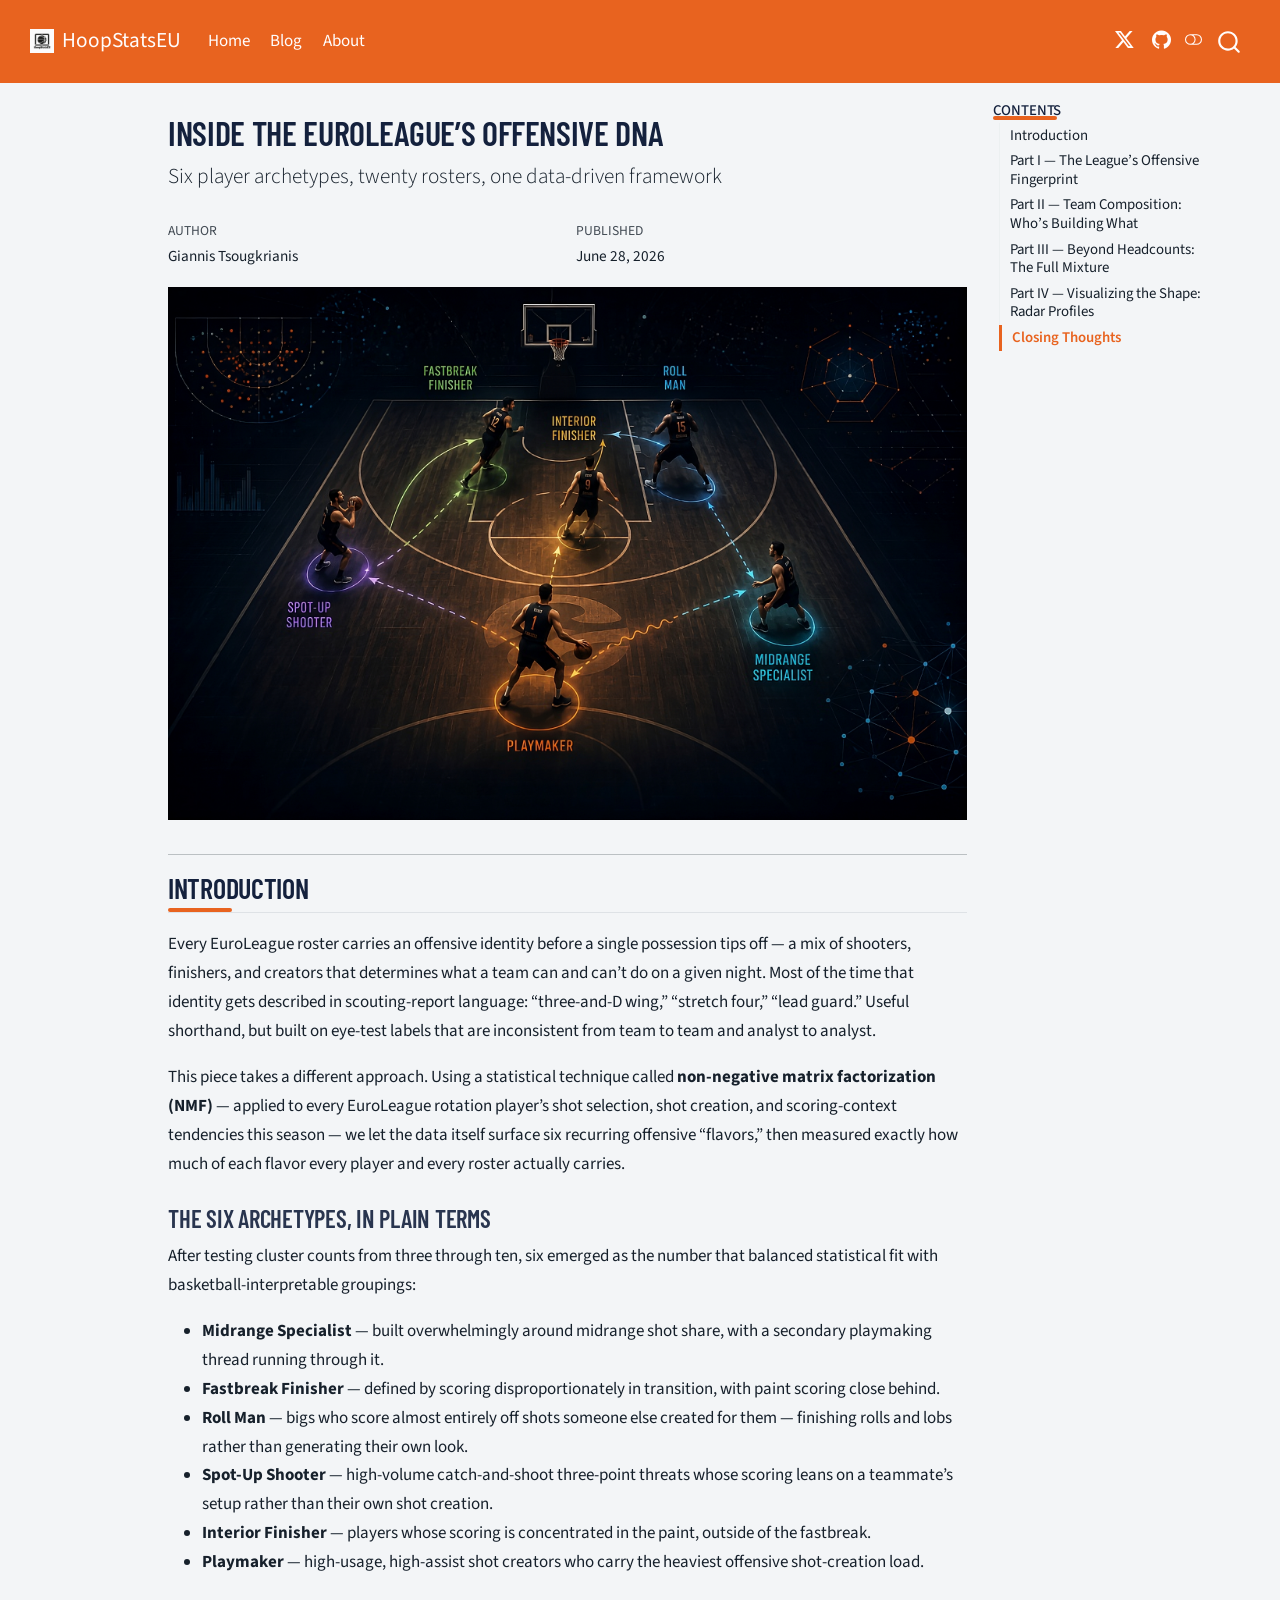
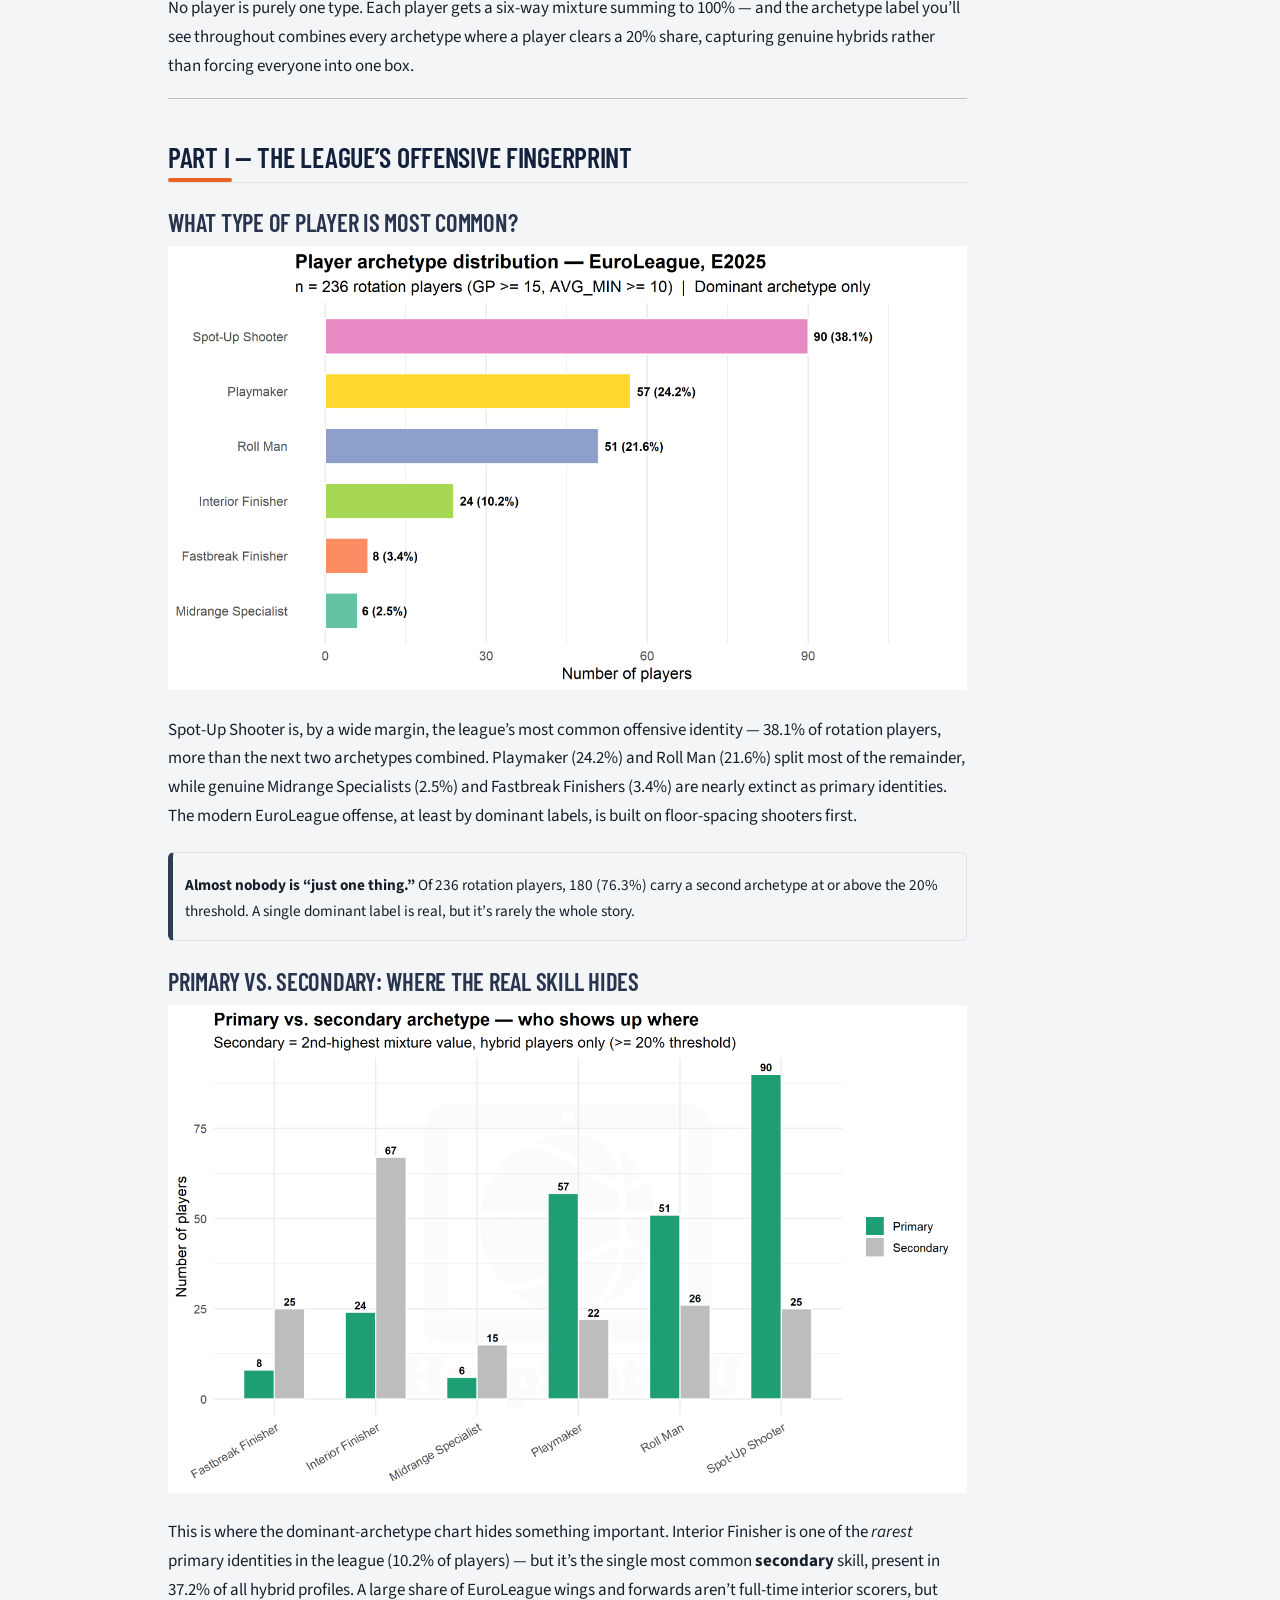
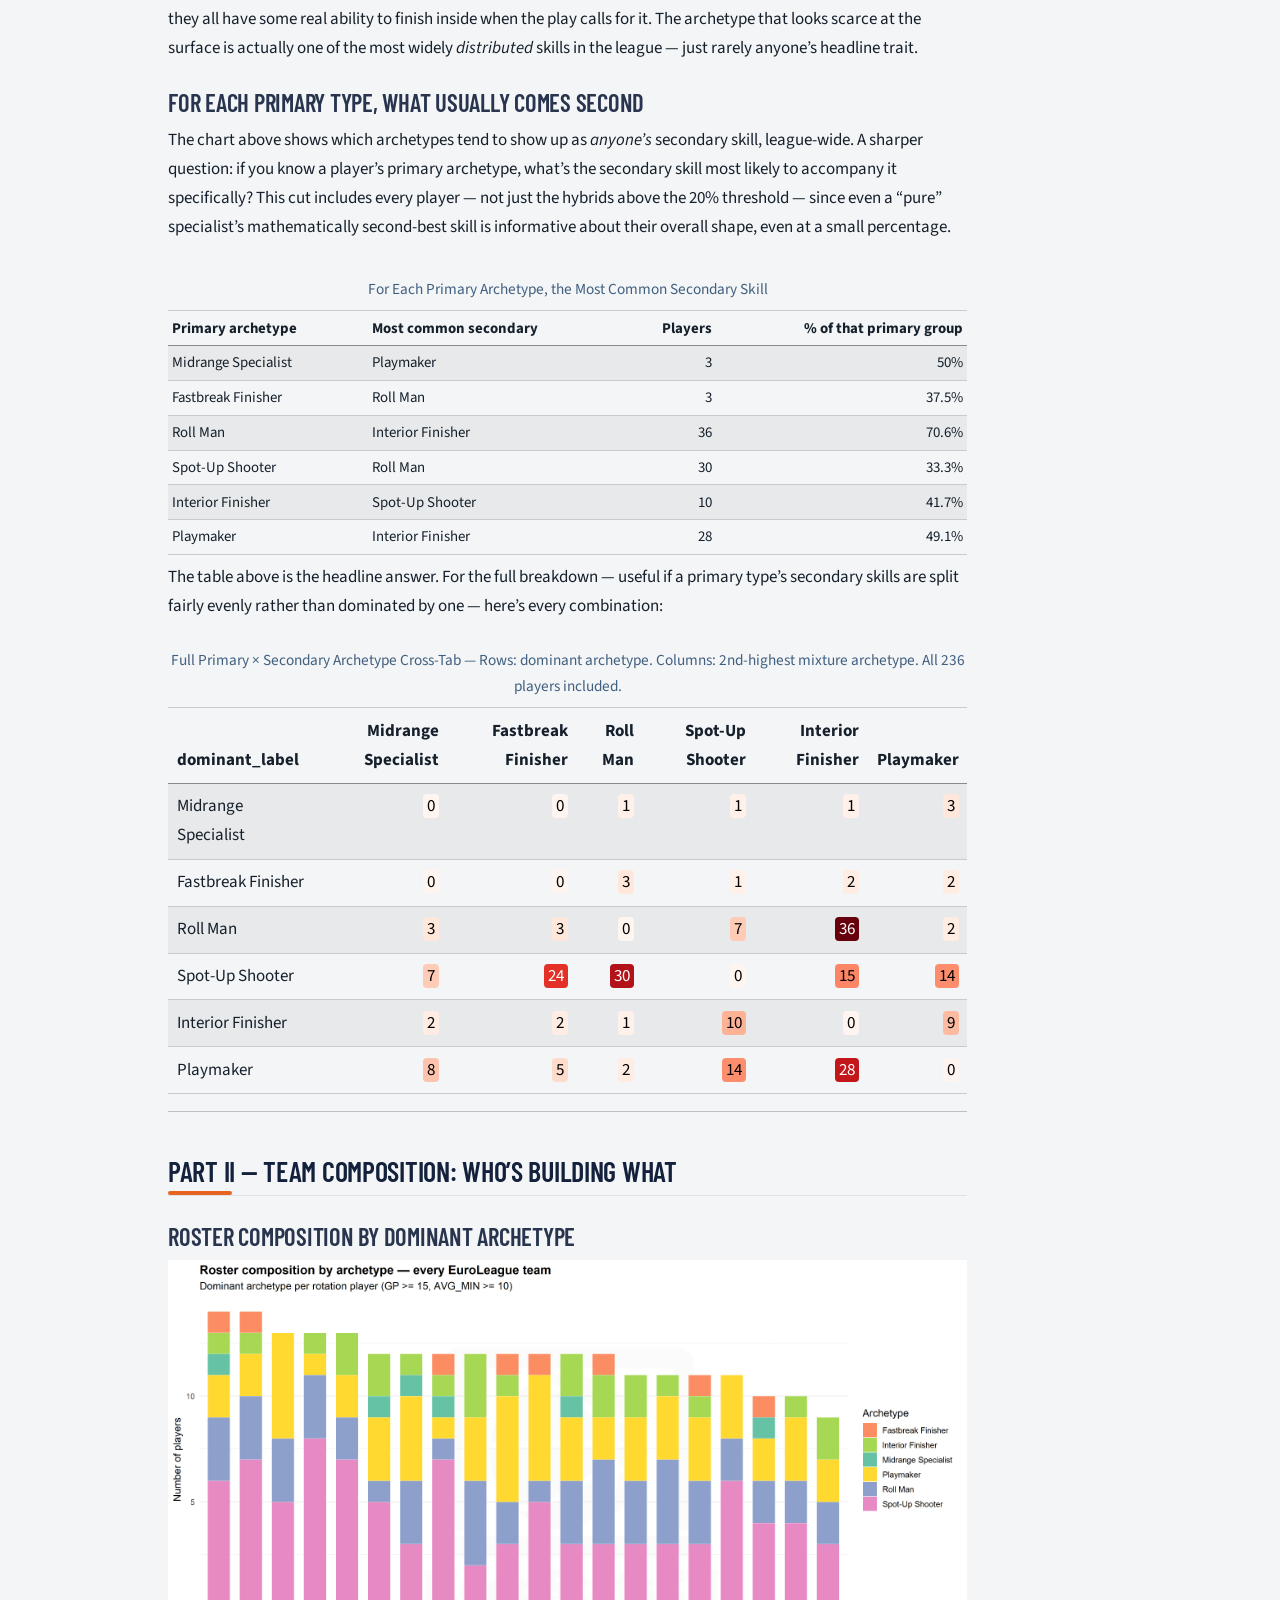
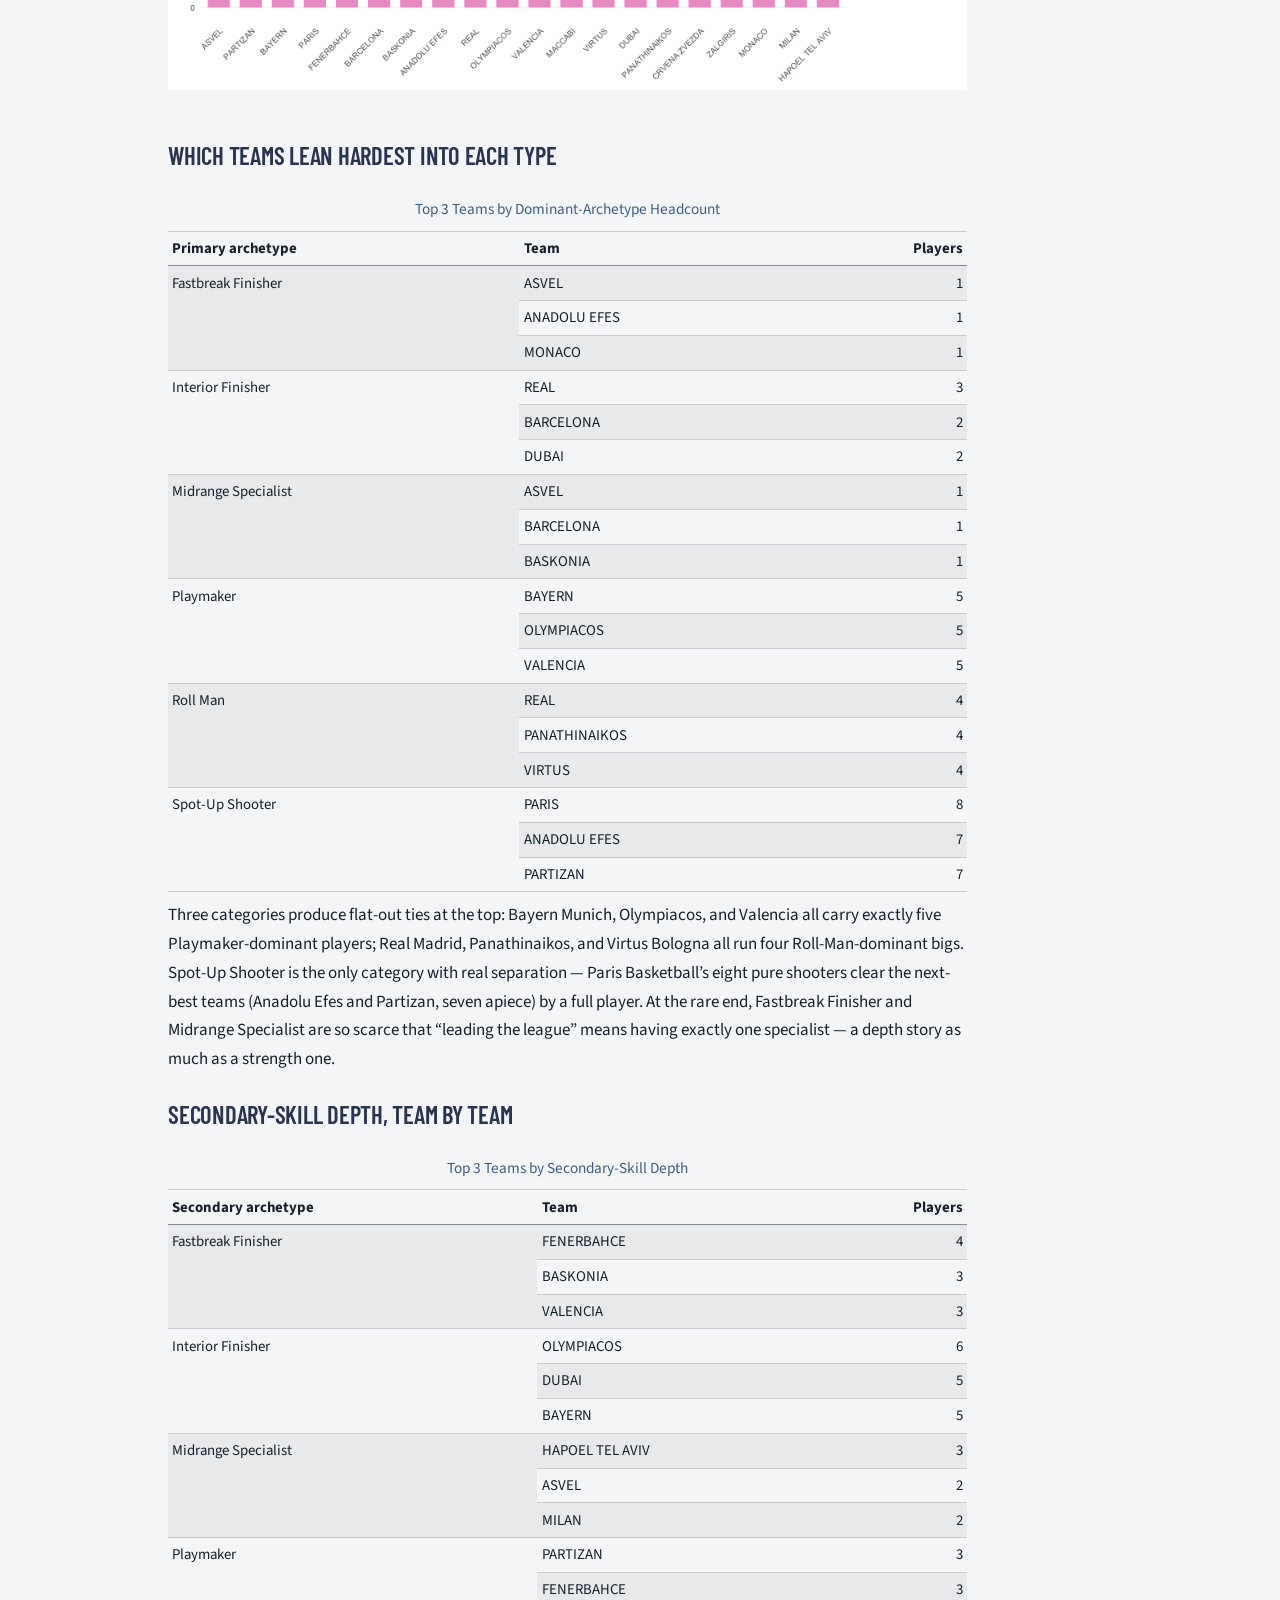
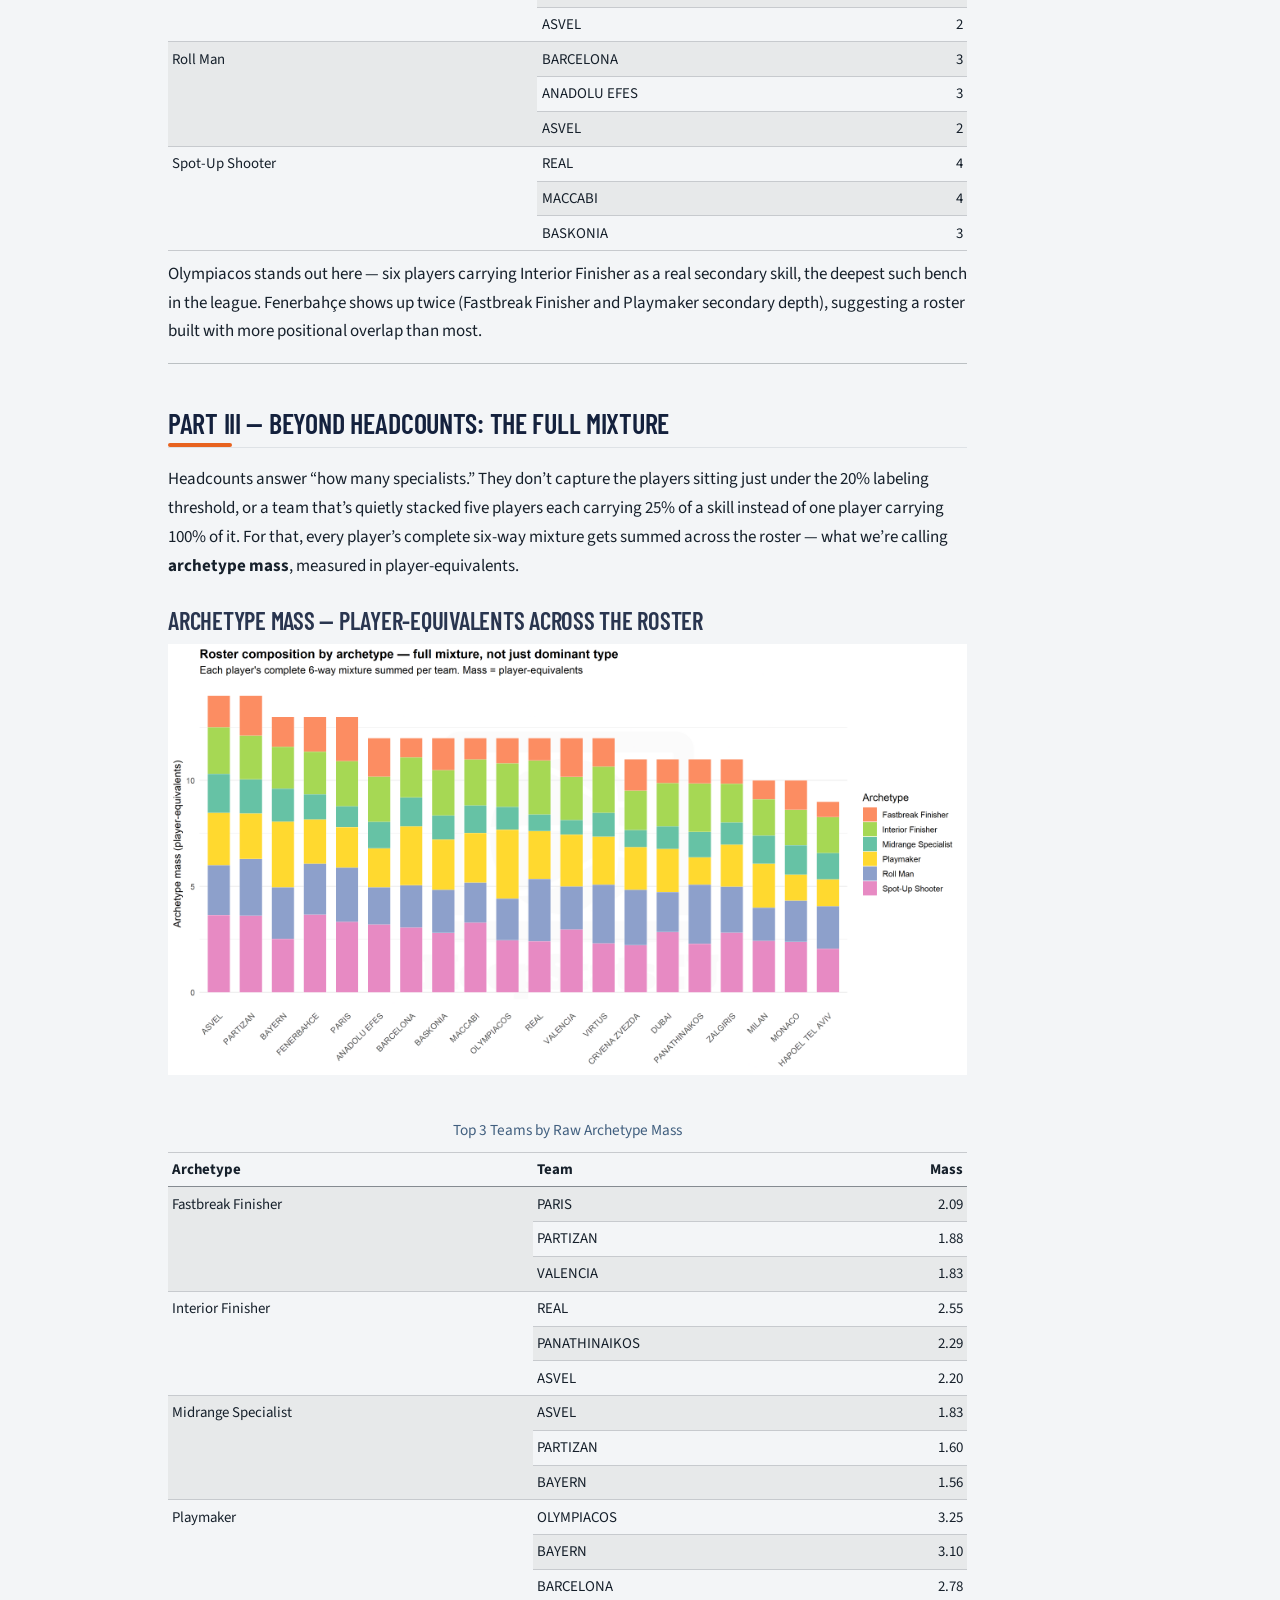
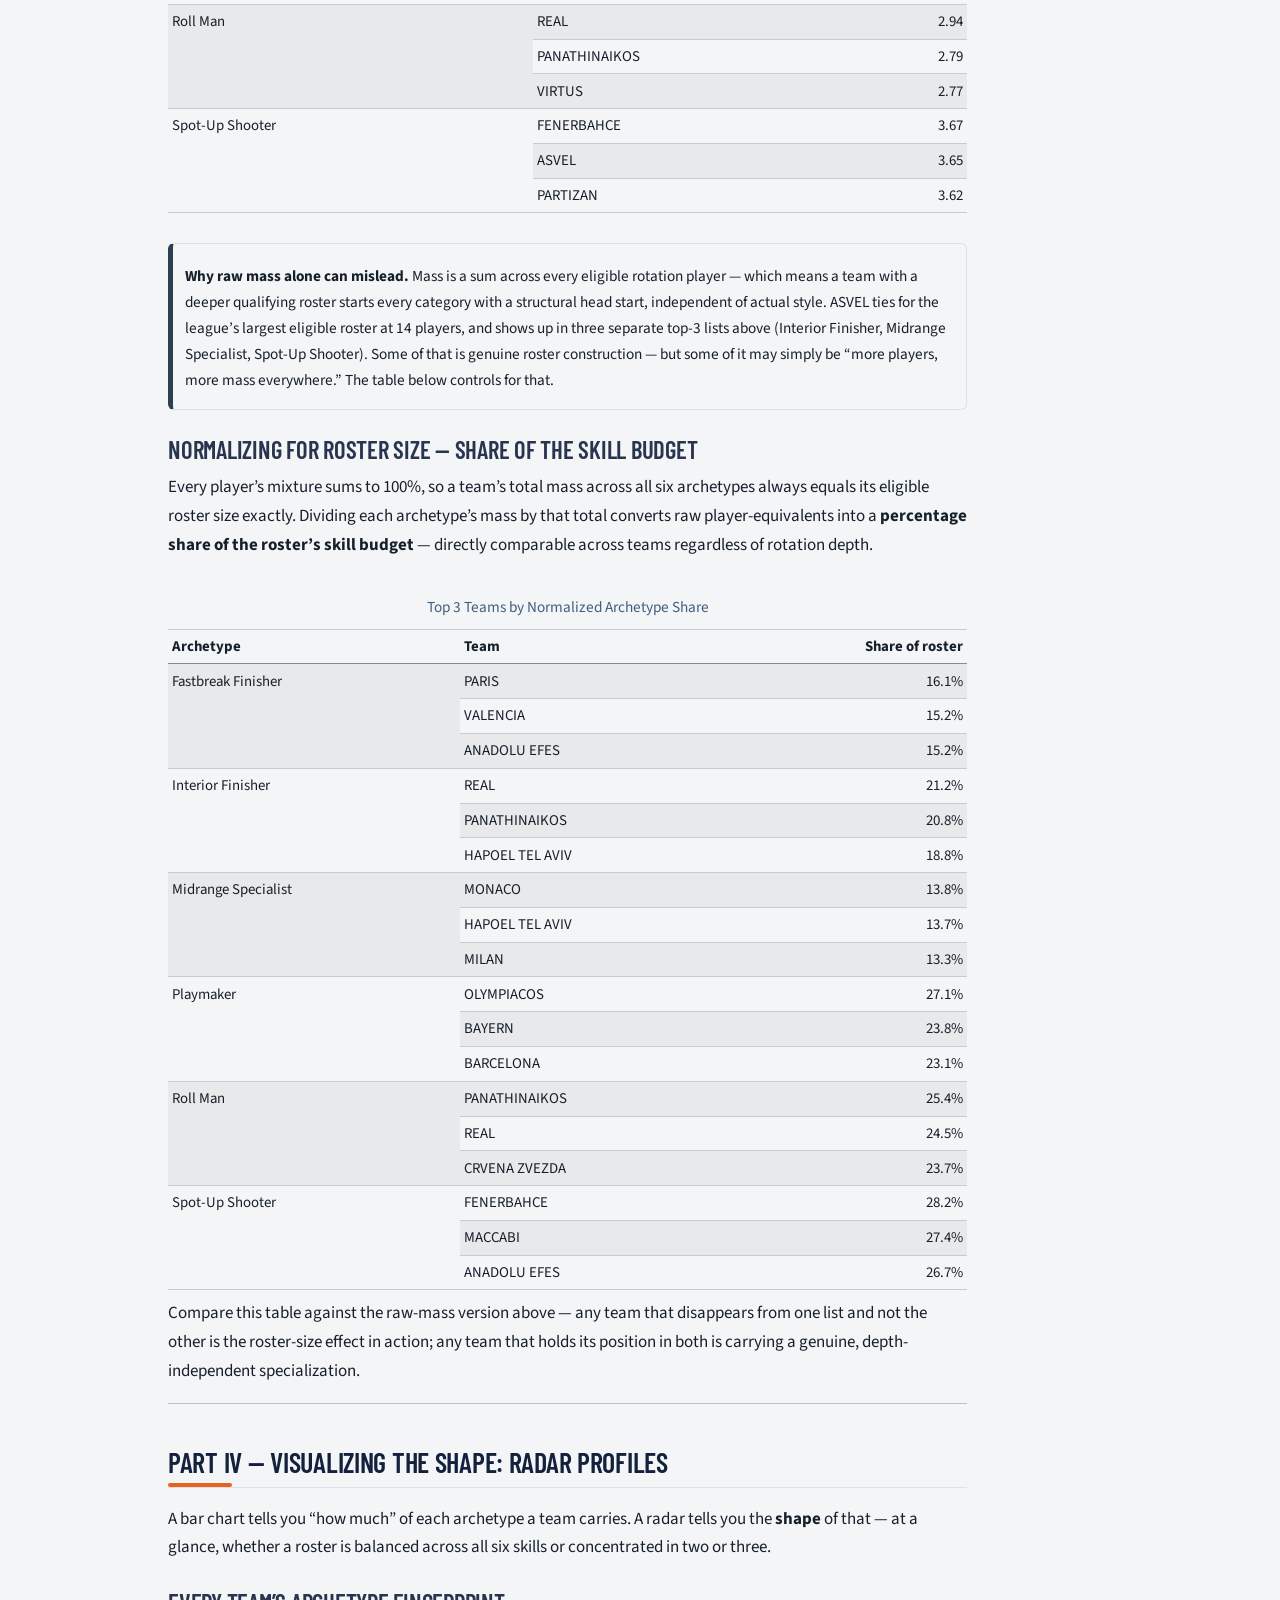
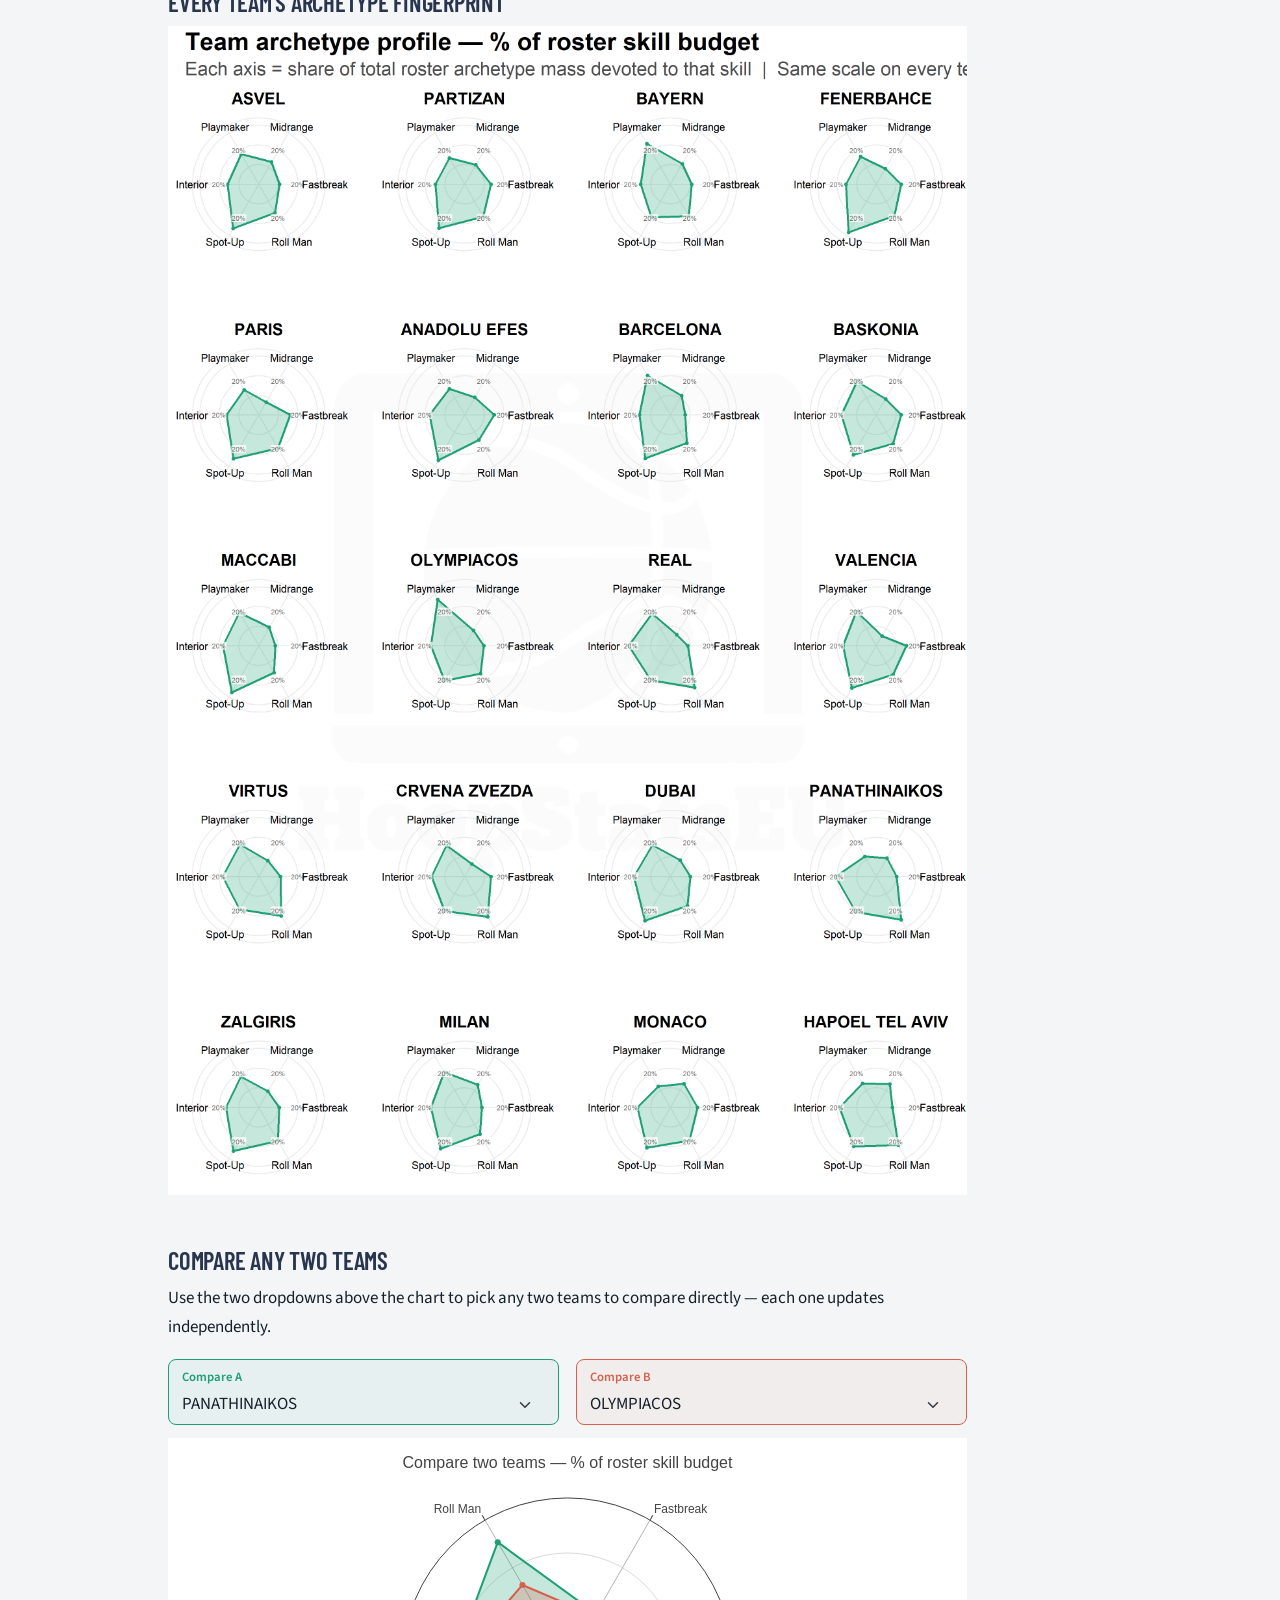
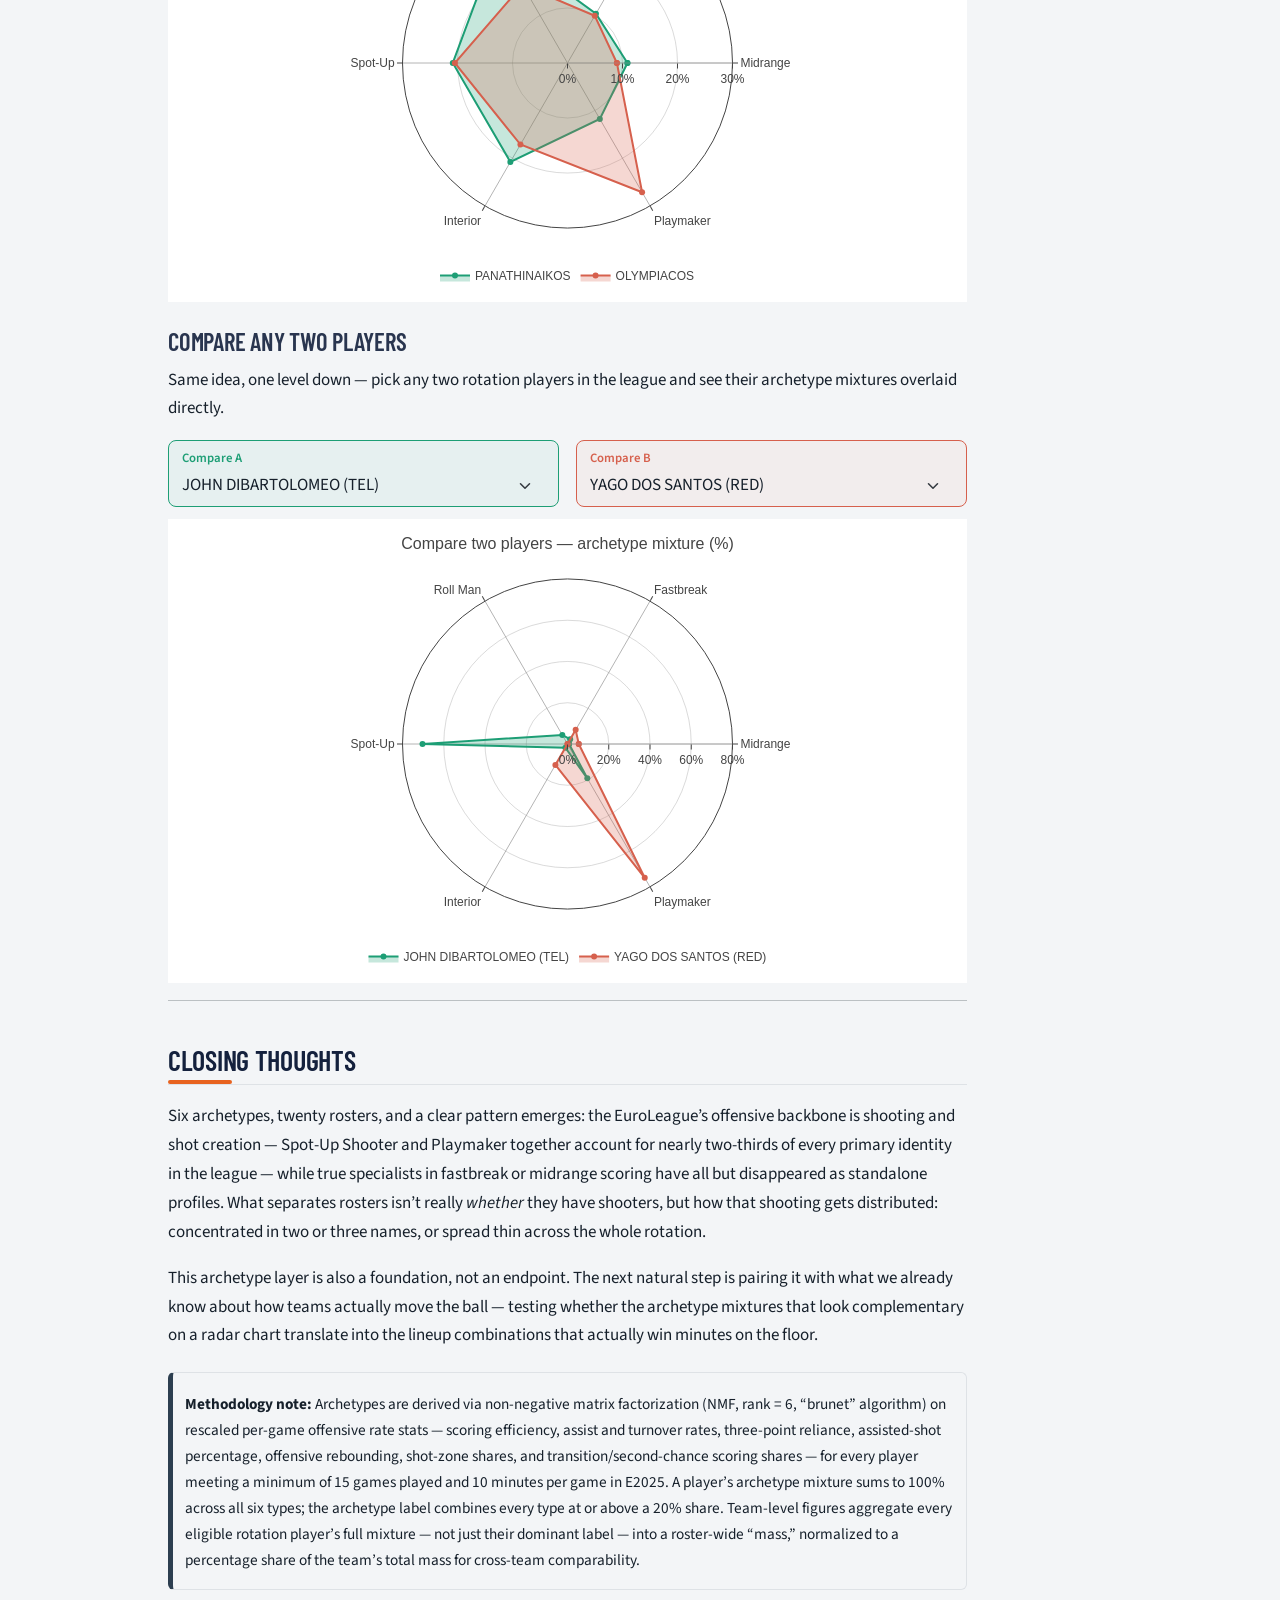
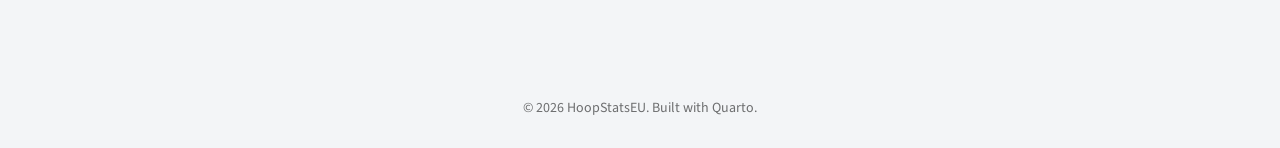
<file: posts/E2025_OFF_ARCHETYPES.html>
<!DOCTYPE html>
<html xmlns="http://www.w3.org/1999/xhtml" lang="en" xml:lang="en"><head>

<meta charset="utf-8">
<meta name="generator" content="quarto-1.10.18">

<meta name="viewport" content="width=device-width, initial-scale=1.0, user-scalable=yes">

<meta name="author" content="Giannis Tsougkrianis">
<meta name="dcterms.date" content="2026-06-28">

<title>Inside the EuroLeague’s Offensive DNA – HoopStatsEU</title>
<style>
/* Default styles provided by pandoc.
** See https://pandoc.org/MANUAL.html#variables-for-html for config info.
*/
span.smallcaps{font-variant: small-caps;}
div.columns{display: flex; gap: 1.5em;}
div.column{flex: auto;}
@media screen {
div.columns{gap: min(4vw, 1.5em);}
div.column{overflow-x: auto;}
}
div.hanging-indent{margin-left: 1.5em; text-indent: -1.5em;}
ul.task-list{list-style: none;}
ul.task-list li input[type="checkbox"] {
  width: 0.8em;
  margin: 0 0.8em 0.2em -1em; /* quarto-specific, see https://github.com/quarto-dev/quarto-cli/issues/4556 */ 
  vertical-align: middle;
}
</style>


<script src="../site_libs/quarto-nav/quarto-nav.js"></script>
<script src="../site_libs/quarto-nav/headroom.min.js"></script>
<script src="../site_libs/clipboard/clipboard.min.js"></script>
<script src="../site_libs/quarto-search/autocomplete.umd.js"></script>
<script src="../site_libs/quarto-search/fuse.min.js"></script>
<script src="../site_libs/quarto-search/quarto-search.js"></script>
<meta name="quarto:offset" content="../">
<link href="../images/logo.png" rel="icon" type="image/png">
<script src="../site_libs/quarto-html/quarto.js" type="module"></script>
<script src="../site_libs/quarto-html/tabsets/tabsets.js" type="module"></script>
<script src="../site_libs/quarto-html/popper.min.js"></script>
<script src="../site_libs/quarto-html/tippy.umd.min.js"></script>
<script src="../site_libs/quarto-html/anchor.min.js"></script>
<link href="../site_libs/quarto-html/tippy.css" rel="stylesheet">
<link href="../site_libs/quarto-html/quarto-syntax-highlighting-64a204ab8560d761af7679ceaba22944.css" rel="stylesheet" class="quarto-color-scheme" id="quarto-text-highlighting-styles">
<link href="../site_libs/quarto-html/quarto-syntax-highlighting-dark-b85bc7c33db8c58e0ec93c3465666fed.css" rel="stylesheet" class="quarto-color-scheme quarto-color-alternate" id="quarto-text-highlighting-styles">
<link href="../site_libs/quarto-html/quarto-syntax-highlighting-64a204ab8560d761af7679ceaba22944.css" rel="stylesheet" class="quarto-color-scheme-extra" id="quarto-text-highlighting-styles">
<script src="../site_libs/bootstrap/bootstrap.min.js"></script>
<link href="../site_libs/bootstrap/bootstrap-icons.css" rel="stylesheet">
<link href="../site_libs/bootstrap/bootstrap-d179bf589c4e29b1b2e57f8a192d7fea.min.css" rel="stylesheet" append-hash="true" class="quarto-color-scheme" id="quarto-bootstrap" data-mode="light">
<link href="../site_libs/bootstrap/bootstrap-dark-dc31bf1ca1a93c448f2b65e34885bab8.min.css" rel="stylesheet" append-hash="true" class="quarto-color-scheme quarto-color-alternate" id="quarto-bootstrap" data-mode="dark">
<link href="../site_libs/bootstrap/bootstrap-d179bf589c4e29b1b2e57f8a192d7fea.min.css" rel="stylesheet" append-hash="true" class="quarto-color-scheme-extra" id="quarto-bootstrap" data-mode="light">
<script src="../site_libs/quarto-contrib/glightbox/glightbox.min.js"></script>
<link href="../site_libs/quarto-contrib/glightbox/glightbox.min.css" rel="stylesheet">
<link href="../site_libs/quarto-contrib/glightbox/lightbox.css" rel="stylesheet">
<script id="quarto-search-options" type="application/json">{
  "location": "navbar",
  "copy-button": false,
  "collapse-after": 3,
  "panel-placement": "end",
  "type": "overlay",
  "limit": 50,
  "keyboard-shortcut": [
    "f",
    "/",
    "s"
  ],
  "show-item-context": false,
  "language": {
    "search-no-results-text": "No results",
    "search-matching-documents-text": "matching documents",
    "search-copy-link-title": "Copy link to search",
    "search-hide-matches-text": "Hide additional matches",
    "search-more-match-text": "more match in this document",
    "search-more-matches-text": "more matches in this document",
    "search-clear-button-title": "Clear",
    "search-text-placeholder": "",
    "search-detached-cancel-button-title": "Cancel",
    "search-submit-button-title": "Submit",
    "search-label": "Search"
  }
}</script>
<style>html{ scroll-behavior: smooth; }</style>
<script src="../site_libs/kePrint-0.0.1/kePrint.js"></script>

<link href="../site_libs/lightable-0.0.1/lightable.css" rel="stylesheet">

<link href="../site_libs/htmltools-fill-0.5.8.1/fill.css" rel="stylesheet">

<script src="../site_libs/htmlwidgets-1.6.4/htmlwidgets.js"></script>

<script src="../site_libs/plotly-binding-4.12.0/plotly.js"></script>

<script src="../site_libs/typedarray-0.1/typedarray.min.js"></script>

<script src="../site_libs/jquery-3.5.1/jquery.min.js"></script>

<link href="../site_libs/crosstalk-1.2.2/css/crosstalk.min.css" rel="stylesheet">

<script src="../site_libs/crosstalk-1.2.2/js/crosstalk.min.js"></script>

<link href="../site_libs/plotly-htmlwidgets-css-2.25.2/plotly-htmlwidgets.css" rel="stylesheet">

<script src="../site_libs/plotly-main-2.25.2/plotly-latest.min.js"></script>

<meta name="google-site-verification" content="0fyb4Ve6VDdV8S9j-RkVfE5BjZh8QTGtUb94bWK-x4I">
<script data-goatcounter="https://hoopstatseu.goatcounter.com/count" async="" src="//gc.zgo.at/count.js"></script>
<link rel="preconnect" href="https://fonts.googleapis.com">
<link rel="preconnect" href="https://fonts.gstatic.com" crossorigin="">
<link href="https://fonts.googleapis.com/css2?family=Barlow+Condensed:wght@600;700&amp;family=Source+Sans+3:wght@400;600&amp;family=IBM+Plex+Mono:wght@500;600&amp;display=swap" rel="stylesheet">


<link rel="stylesheet" href="../styles.css">
<meta property="og:title" content="Inside the EuroLeague’s Offensive DNA – HoopStatsEU">
<meta property="og:description" content="European basketball analytics — EuroLeague lineup data, assist networks, and advanced statistics.">
<meta property="og:image" content="https://jtsoug.github.io/HoopStatsEU//images/off_archetypes_up.png">
<meta property="og:site_name" content="HoopStatsEU">
<meta property="og:image:height" content="1366">
<meta property="og:image:width" content="2048">
<meta name="twitter:title" content="Inside the EuroLeague’s Offensive DNA – HoopStatsEU">
<meta name="twitter:description" content="European basketball analytics — EuroLeague lineup data, assist networks, and advanced statistics.">
<meta name="twitter:image" content="https://jtsoug.github.io/HoopStatsEU//images/off_archetypes_up.png">
<meta name="twitter:card" content="summary_large_image">
<meta name="twitter:image-height" content="1366">
<meta name="twitter:image-width" content="2048">
</head>

<body class="nav-fixed quarto-light"><script id="quarto-html-before-body" type="application/javascript">
    const toggleBodyColorMode = (bsSheetEl) => {
      const mode = bsSheetEl.getAttribute("data-mode");
      const bodyEl = window.document.querySelector("body");
      if (mode === "dark") {
        bodyEl.classList.add("quarto-dark");
        bodyEl.classList.remove("quarto-light");
      } else {
        bodyEl.classList.add("quarto-light");
        bodyEl.classList.remove("quarto-dark");
      }
    }
    const toggleBodyColorPrimary = () => {
      const bsSheetEl = window.document.querySelector("link#quarto-bootstrap:not([rel=disabled-stylesheet])");
      if (bsSheetEl) {
        toggleBodyColorMode(bsSheetEl);
      }
    }
    const setColorSchemeToggle = (alternate) => {
      const toggles = window.document.querySelectorAll('.quarto-color-scheme-toggle');
      for (let i=0; i < toggles.length; i++) {
        const toggle = toggles[i];
        if (toggle) {
          if (alternate) {
            toggle.classList.add("alternate");
          } else {
            toggle.classList.remove("alternate");
          }
        }
      }
    };
    const toggleColorMode = (alternate) => {
      // Switch the stylesheets
      const primaryStylesheets = window.document.querySelectorAll('link.quarto-color-scheme:not(.quarto-color-alternate)');
      const alternateStylesheets = window.document.querySelectorAll('link.quarto-color-scheme.quarto-color-alternate');
      manageTransitions('#quarto-margin-sidebar .nav-link', false);
      if (alternate) {
        // note: dark is layered on light, we don't disable primary!
        enableStylesheet(alternateStylesheets);
        for (const sheetNode of alternateStylesheets) {
          if (sheetNode.id === "quarto-bootstrap") {
            toggleBodyColorMode(sheetNode);
          }
        }
      } else {
        disableStylesheet(alternateStylesheets);
        enableStylesheet(primaryStylesheets)
        toggleBodyColorPrimary();
      }
      manageTransitions('#quarto-margin-sidebar .nav-link', true);
      // Switch the toggles
      setColorSchemeToggle(alternate)
      // Hack to workaround the fact that safari doesn't
      // properly recolor the scrollbar when toggling (#1455)
      if (navigator.userAgent.indexOf('Safari') > 0 && navigator.userAgent.indexOf('Chrome') == -1) {
        manageTransitions("body", false);
        window.scrollTo(0, 1);
        setTimeout(() => {
          window.scrollTo(0, 0);
          manageTransitions("body", true);
        }, 40);
      }
    }
    const disableStylesheet = (stylesheets) => {
      for (let i=0; i < stylesheets.length; i++) {
        const stylesheet = stylesheets[i];
        stylesheet.rel = 'disabled-stylesheet';
      }
    }
    const enableStylesheet = (stylesheets) => {
      for (let i=0; i < stylesheets.length; i++) {
        const stylesheet = stylesheets[i];
        if(stylesheet.rel !== 'stylesheet') { // for Chrome, which will still FOUC without this check
          stylesheet.rel = 'stylesheet';
        }
      }
    }
    const manageTransitions = (selector, allowTransitions) => {
      const els = window.document.querySelectorAll(selector);
      for (let i=0; i < els.length; i++) {
        const el = els[i];
        if (allowTransitions) {
          el.classList.remove('notransition');
        } else {
          el.classList.add('notransition');
        }
      }
    }
    const isFileUrl = () => {
      return window.location.protocol === 'file:';
    }
    const hasAlternateSentinel = () => {
      let styleSentinel = getColorSchemeSentinel();
      if (styleSentinel !== null) {
        return styleSentinel === "alternate";
      } else {
        return false;
      }
    }
    const setStyleSentinel = (alternate) => {
      const value = alternate ? "alternate" : "default";
      if (!isFileUrl()) {
        window.localStorage.setItem("quarto-color-scheme", value);
      } else {
        localAlternateSentinel = value;
      }
    }
    const getColorSchemeSentinel = () => {
      if (!isFileUrl()) {
        const storageValue = window.localStorage.getItem("quarto-color-scheme");
        return storageValue != null ? storageValue : localAlternateSentinel;
      } else {
        return localAlternateSentinel;
      }
    }
    const toggleGiscusIfUsed = (isAlternate, darkModeDefault) => {
      const baseTheme = document.querySelector('#giscus-base-theme')?.value ?? 'light';
      const alternateTheme = document.querySelector('#giscus-alt-theme')?.value ?? 'dark';
      let newTheme = '';
      if(authorPrefersDark) {
        newTheme = isAlternate ? baseTheme : alternateTheme;
      } else {
        newTheme = isAlternate ? alternateTheme : baseTheme;
      }
      const changeGiscusTheme = () => {
        // From: https://github.com/giscus/giscus/issues/336
        const sendMessage = (message) => {
          const iframe = document.querySelector('iframe.giscus-frame');
          if (!iframe) return;
          iframe.contentWindow.postMessage({ giscus: message }, 'https://giscus.app');
        }
        sendMessage({
          setConfig: {
            theme: newTheme
          }
        });
      }
      const isGiscussLoaded = window.document.querySelector('iframe.giscus-frame') !== null;
      if (isGiscussLoaded) {
        changeGiscusTheme();
      }
    };
    const authorPrefersDark = false;
    const darkModeDefault = authorPrefersDark;
      document.querySelector('link#quarto-text-highlighting-styles.quarto-color-scheme-extra').rel = 'disabled-stylesheet';
      document.querySelector('link#quarto-bootstrap.quarto-color-scheme-extra').rel = 'disabled-stylesheet';
    let localAlternateSentinel = darkModeDefault ? 'alternate' : 'default';
    // Dark / light mode switch
    window.quartoToggleColorScheme = () => {
      // Read the current dark / light value
      let toAlternate = !hasAlternateSentinel();
      toggleColorMode(toAlternate);
      setStyleSentinel(toAlternate);
      toggleGiscusIfUsed(toAlternate, darkModeDefault);
      window.dispatchEvent(new Event('resize'));
    };
    // Switch to dark mode if need be
    if (hasAlternateSentinel()) {
      toggleColorMode(true);
    } else {
      toggleColorMode(false);
    }
  </script>

<div id="quarto-search-results"></div>
  <header id="quarto-header" class="headroom fixed-top">
    <nav class="navbar navbar-expand-lg " data-bs-theme="dark">
      <div class="navbar-container container-fluid">
      <div class="navbar-brand-container mx-auto">
    <a href="../index.html" class="navbar-brand navbar-brand-logo">
    <img src="../images/logo.png" alt="" class="navbar-logo light-content">
    <img src="../images/logo.png" alt="" class="navbar-logo dark-content">
    </a>
    <a class="navbar-brand" href="../index.html">
    <span class="navbar-title">HoopStatsEU</span>
    </a>
  </div>
            <div id="quarto-search" class="" title="Search"></div>
          <button class="navbar-toggler" type="button" data-bs-toggle="collapse" data-bs-target="#navbarCollapse" aria-controls="navbarCollapse" role="menu" aria-expanded="false" aria-label="Toggle navigation" onclick="if (window.quartoToggleHeadroom) { window.quartoToggleHeadroom(); }">
  <span class="navbar-toggler-icon"></span>
</button>
          <div class="collapse navbar-collapse" id="navbarCollapse">
            <ul class="navbar-nav navbar-nav-scroll me-auto">
  <li class="nav-item">
    <a class="nav-link" href="../index.html"> 
<span class="menu-text">Home</span></a>
  </li>  
  <li class="nav-item">
    <a class="nav-link" href="../blog.html"> 
<span class="menu-text">Blog</span></a>
  </li>  
  <li class="nav-item">
    <a class="nav-link" href="../about.html"> 
<span class="menu-text">About</span></a>
  </li>  
</ul>
            <ul class="navbar-nav navbar-nav-scroll ms-auto">
  <li class="nav-item compact">
    <a class="nav-link" href="https://x.com/HoopStatsEU"> <i class="bi bi-twitter-x" role="img">
</i> 
<span class="menu-text"></span></a>
  </li>  
  <li class="nav-item compact">
    <a class="nav-link" href="https://github.com/jtsoug/HoopStatsEU"> <i class="bi bi-github" role="img">
</i> 
<span class="menu-text"></span></a>
  </li>  
</ul>
          </div> <!-- /navcollapse -->
            <div class="quarto-navbar-tools">
  <a href="" class="quarto-color-scheme-toggle quarto-navigation-tool  px-1" onclick="window.quartoToggleColorScheme(); return false;" title="Toggle dark mode"><i class="bi"></i></a>
</div>
      </div> <!-- /container-fluid -->
    </nav>
</header>
<!-- content -->
<div id="quarto-content" class="quarto-container page-columns page-rows-contents page-layout-article page-navbar">
<!-- sidebar -->
<!-- margin-sidebar -->
    <div id="quarto-margin-sidebar" class="sidebar margin-sidebar">
        <nav id="TOC" role="doc-toc" class="toc-active">
    <h2 id="toc-title">Contents</h2>
   
  <ul>
  <li><a href="#introduction" id="toc-introduction" class="nav-link active" data-scroll-target="#introduction">Introduction</a>
  <ul class="collapse">
  <li><a href="#the-six-archetypes-in-plain-terms" id="toc-the-six-archetypes-in-plain-terms" class="nav-link" data-scroll-target="#the-six-archetypes-in-plain-terms">The Six Archetypes, in Plain Terms</a></li>
  </ul></li>
  <li><a href="#part-i-the-leagues-offensive-fingerprint" id="toc-part-i-the-leagues-offensive-fingerprint" class="nav-link" data-scroll-target="#part-i-the-leagues-offensive-fingerprint">Part I — The League’s Offensive Fingerprint</a>
  <ul class="collapse">
  <li><a href="#what-type-of-player-is-most-common" id="toc-what-type-of-player-is-most-common" class="nav-link" data-scroll-target="#what-type-of-player-is-most-common">What Type of Player Is Most Common?</a></li>
  <li><a href="#primary-vs.-secondary-where-the-real-skill-hides" id="toc-primary-vs.-secondary-where-the-real-skill-hides" class="nav-link" data-scroll-target="#primary-vs.-secondary-where-the-real-skill-hides">Primary vs.&nbsp;Secondary: Where the Real Skill Hides</a></li>
  <li><a href="#for-each-primary-type-what-usually-comes-second" id="toc-for-each-primary-type-what-usually-comes-second" class="nav-link" data-scroll-target="#for-each-primary-type-what-usually-comes-second">For Each Primary Type, What Usually Comes Second</a></li>
  </ul></li>
  <li><a href="#part-ii-team-composition-whos-building-what" id="toc-part-ii-team-composition-whos-building-what" class="nav-link" data-scroll-target="#part-ii-team-composition-whos-building-what">Part II — Team Composition: Who’s Building What</a>
  <ul class="collapse">
  <li><a href="#roster-composition-by-dominant-archetype" id="toc-roster-composition-by-dominant-archetype" class="nav-link" data-scroll-target="#roster-composition-by-dominant-archetype">Roster Composition by Dominant Archetype</a></li>
  <li><a href="#which-teams-lean-hardest-into-each-type" id="toc-which-teams-lean-hardest-into-each-type" class="nav-link" data-scroll-target="#which-teams-lean-hardest-into-each-type">Which Teams Lean Hardest Into Each Type</a></li>
  <li><a href="#secondary-skill-depth-team-by-team" id="toc-secondary-skill-depth-team-by-team" class="nav-link" data-scroll-target="#secondary-skill-depth-team-by-team">Secondary-Skill Depth, Team by Team</a></li>
  </ul></li>
  <li><a href="#part-iii-beyond-headcounts-the-full-mixture" id="toc-part-iii-beyond-headcounts-the-full-mixture" class="nav-link" data-scroll-target="#part-iii-beyond-headcounts-the-full-mixture">Part III — Beyond Headcounts: The Full Mixture</a>
  <ul class="collapse">
  <li><a href="#archetype-mass-player-equivalents-across-the-roster" id="toc-archetype-mass-player-equivalents-across-the-roster" class="nav-link" data-scroll-target="#archetype-mass-player-equivalents-across-the-roster">Archetype Mass — Player-Equivalents Across the Roster</a></li>
  <li><a href="#normalizing-for-roster-size-share-of-the-skill-budget" id="toc-normalizing-for-roster-size-share-of-the-skill-budget" class="nav-link" data-scroll-target="#normalizing-for-roster-size-share-of-the-skill-budget">Normalizing for Roster Size — Share of the Skill Budget</a></li>
  </ul></li>
  <li><a href="#part-iv-visualizing-the-shape-radar-profiles" id="toc-part-iv-visualizing-the-shape-radar-profiles" class="nav-link" data-scroll-target="#part-iv-visualizing-the-shape-radar-profiles">Part IV — Visualizing the Shape: Radar Profiles</a>
  <ul class="collapse">
  <li><a href="#every-teams-archetype-fingerprint" id="toc-every-teams-archetype-fingerprint" class="nav-link" data-scroll-target="#every-teams-archetype-fingerprint">Every Team’s Archetype Fingerprint</a></li>
  <li><a href="#compare-any-two-teams" id="toc-compare-any-two-teams" class="nav-link" data-scroll-target="#compare-any-two-teams">Compare Any Two Teams</a></li>
  <li><a href="#compare-any-two-players" id="toc-compare-any-two-players" class="nav-link" data-scroll-target="#compare-any-two-players">Compare Any Two Players</a></li>
  </ul></li>
  <li><a href="#closing-thoughts" id="toc-closing-thoughts" class="nav-link" data-scroll-target="#closing-thoughts">Closing Thoughts</a></li>
  </ul>
</nav>
    </div>
<!-- main -->
<main class="content" id="quarto-document-content">


<header id="title-block-header" class="quarto-title-block default">
<div class="quarto-title">
<h1 class="title">Inside the EuroLeague’s Offensive DNA</h1>
<p class="subtitle lead">Six player archetypes, twenty rosters, one data-driven framework</p>
</div>



<div class="quarto-title-meta">

    <div>
    <div class="quarto-title-meta-heading">Author</div>
    <div class="quarto-title-meta-contents">
             <p>Giannis Tsougkrianis </p>
          </div>
  </div>
    
    <div>
    <div class="quarto-title-meta-heading">Published</div>
    <div class="quarto-title-meta-contents">
      <p class="date">June 28, 2026</p>
    </div>
  </div>
  
    
  </div>
  


</header>


<figure style="margin: 0 auto 2rem auto; max-width: 100%;" class="figure">
<p><img src="../images/off_archetypes_up.png" alt="EuroLeague player archetypes banner" style="width: 100%; height: auto; display: block;" class="figure-img"></p>
</figure>
<hr>
<section id="introduction" class="level2">
<h2 class="anchored" data-anchor-id="introduction">Introduction</h2>
<p>Every EuroLeague roster carries an offensive identity before a single possession tips off — a mix of shooters, finishers, and creators that determines what a team can and can’t do on a given night. Most of the time that identity gets described in scouting-report language: “three-and-D wing,” “stretch four,” “lead guard.” Useful shorthand, but built on eye-test labels that are inconsistent from team to team and analyst to analyst.</p>
<p>This piece takes a different approach. Using a statistical technique called <strong>non-negative matrix factorization (NMF)</strong> — applied to every EuroLeague rotation player’s shot selection, shot creation, and scoring-context tendencies this season — we let the data itself surface six recurring offensive “flavors,” then measured exactly how much of each flavor every player and every roster actually carries.</p>
<section id="the-six-archetypes-in-plain-terms" class="level3">
<h3 class="anchored" data-anchor-id="the-six-archetypes-in-plain-terms">The Six Archetypes, in Plain Terms</h3>
<p>After testing cluster counts from three through ten, six emerged as the number that balanced statistical fit with basketball-interpretable groupings:</p>
<ul>
<li><strong>Midrange Specialist</strong> — built overwhelmingly around midrange shot share, with a secondary playmaking thread running through it.</li>
<li><strong>Fastbreak Finisher</strong> — defined by scoring disproportionately in transition, with paint scoring close behind.</li>
<li><strong>Roll Man</strong> — bigs who score almost entirely off shots someone else created for them — finishing rolls and lobs rather than generating their own look.</li>
<li><strong>Spot-Up Shooter</strong> — high-volume catch-and-shoot three-point threats whose scoring leans on a teammate’s setup rather than their own shot creation.</li>
<li><strong>Interior Finisher</strong> — players whose scoring is concentrated in the paint, outside of the fastbreak.</li>
<li><strong>Playmaker</strong> — high-usage, high-assist shot creators who carry the heaviest offensive shot-creation load.</li>
</ul>
<p>No player is purely one type. Each player gets a six-way mixture summing to 100% — and the archetype label you’ll see throughout combines every archetype where a player clears a 20% share, capturing genuine hybrids rather than forcing everyone into one box.</p>
<hr>
</section>
</section>
<section id="part-i-the-leagues-offensive-fingerprint" class="level2">
<h2 class="anchored" data-anchor-id="part-i-the-leagues-offensive-fingerprint">Part I — The League’s Offensive Fingerprint</h2>
<section id="what-type-of-player-is-most-common" class="level3">
<h3 class="anchored" data-anchor-id="what-type-of-player-is-most-common">What Type of Player Is Most Common?</h3>
<div class="cell">
<div class="cell-output-display">
<div>
<figure class="figure">
<p><a href="E2025_OFF_ARCHETYPES_files/figure-html/plot-league-dist-1.png" class="lightbox" data-gallery="quarto-lightbox-gallery-1"><img src="E2025_OFF_ARCHETYPES_files/figure-html/plot-league-dist-1.png" class="img-fluid figure-img" width="1350"></a></p>
</figure>
</div>
</div>
</div>
<p>Spot-Up Shooter is, by a wide margin, the league’s most common offensive identity — 38.1% of rotation players, more than the next two archetypes combined. Playmaker (24.2%) and Roll Man (21.6%) split most of the remainder, while genuine Midrange Specialists (2.5%) and Fastbreak Finishers (3.4%) are nearly extinct as primary identities. The modern EuroLeague offense, at least by dominant labels, is built on floor-spacing shooters first.</p>
<div class="callout callout-style-simple callout-note no-icon">
<div class="callout-body d-flex">
<div class="callout-icon-container">
<i class="callout-icon no-icon"></i>
</div>
<div class="callout-body-container">
<p><strong>Almost nobody is “just one thing.”</strong> Of 236 rotation players, 180 (76.3%) carry a second archetype at or above the 20% threshold. A single dominant label is real, but it’s rarely the whole story.</p>
</div>
</div>
</div>
</section>
<section id="primary-vs.-secondary-where-the-real-skill-hides" class="level3">
<h3 class="anchored" data-anchor-id="primary-vs.-secondary-where-the-real-skill-hides">Primary vs.&nbsp;Secondary: Where the Real Skill Hides</h3>
<div class="cell">
<div class="cell-output-display">
<div>
<figure class="figure">
<p><a href="E2025_OFF_ARCHETYPES_files/figure-html/plot-primary-secondary-1.png" class="lightbox" data-gallery="quarto-lightbox-gallery-2"><img src="E2025_OFF_ARCHETYPES_files/figure-html/plot-primary-secondary-1.png" class="img-fluid figure-img" width="1350"></a></p>
</figure>
</div>
</div>
</div>
<p>This is where the dominant-archetype chart hides something important. Interior Finisher is one of the <em>rarest</em> primary identities in the league (10.2% of players) — but it’s the single most common <strong>secondary</strong> skill, present in 37.2% of all hybrid profiles. A large share of EuroLeague wings and forwards aren’t full-time interior scorers, but they all have some real ability to finish inside when the play calls for it. The archetype that looks scarce at the surface is actually one of the most widely <em>distributed</em> skills in the league — just rarely anyone’s headline trait.</p>
</section>
<section id="for-each-primary-type-what-usually-comes-second" class="level3">
<h3 class="anchored" data-anchor-id="for-each-primary-type-what-usually-comes-second">For Each Primary Type, What Usually Comes Second</h3>
<p>The chart above shows which archetypes tend to show up as <em>anyone’s</em> secondary skill, league-wide. A sharper question: if you know a player’s primary archetype, what’s the secondary skill most likely to accompany it specifically? This cut includes every player — not just the hybrids above the 20% threshold — since even a “pure” specialist’s mathematically second-best skill is informative about their overall shape, even at a small percentage.</p>
<div class="cell">
<div class="cell-output-display">
<table class="table table-striped table-hover caption-top table-sm small">
<caption>For Each Primary Archetype, the Most Common Secondary Skill</caption>
<thead>
<tr class="header">
<th style="text-align: left;" data-quarto-table-cell-role="th">Primary archetype</th>
<th style="text-align: left;" data-quarto-table-cell-role="th">Most common secondary</th>
<th style="text-align: right;" data-quarto-table-cell-role="th">Players</th>
<th style="text-align: right;" data-quarto-table-cell-role="th">% of that primary group</th>
</tr>
</thead>
<tbody>
<tr class="odd">
<td style="text-align: left;">Midrange Specialist</td>
<td style="text-align: left;">Playmaker</td>
<td style="text-align: right;">3</td>
<td style="text-align: right;">50%</td>
</tr>
<tr class="even">
<td style="text-align: left;">Fastbreak Finisher</td>
<td style="text-align: left;">Roll Man</td>
<td style="text-align: right;">3</td>
<td style="text-align: right;">37.5%</td>
</tr>
<tr class="odd">
<td style="text-align: left;">Roll Man</td>
<td style="text-align: left;">Interior Finisher</td>
<td style="text-align: right;">36</td>
<td style="text-align: right;">70.6%</td>
</tr>
<tr class="even">
<td style="text-align: left;">Spot-Up Shooter</td>
<td style="text-align: left;">Roll Man</td>
<td style="text-align: right;">30</td>
<td style="text-align: right;">33.3%</td>
</tr>
<tr class="odd">
<td style="text-align: left;">Interior Finisher</td>
<td style="text-align: left;">Spot-Up Shooter</td>
<td style="text-align: right;">10</td>
<td style="text-align: right;">41.7%</td>
</tr>
<tr class="even">
<td style="text-align: left;">Playmaker</td>
<td style="text-align: left;">Interior Finisher</td>
<td style="text-align: right;">28</td>
<td style="text-align: right;">49.1%</td>
</tr>
</tbody>
</table>
</div>
</div>
<p>The table above is the headline answer. For the full breakdown — useful if a primary type’s secondary skills are split fairly evenly rather than dominated by one — here’s every combination:</p>
<table class="table table-striped table-hover caption-top">
<caption>Full Primary × Secondary Archetype Cross-Tab — Rows: dominant archetype. Columns: 2nd-highest mixture archetype. All 236 players included.</caption>
<thead>
<tr class="header">
<th style="text-align: left;" data-quarto-table-cell-role="th">dominant_label</th>
<th style="text-align: right;" data-quarto-table-cell-role="th">Midrange Specialist</th>
<th style="text-align: right;" data-quarto-table-cell-role="th">Fastbreak Finisher</th>
<th style="text-align: right;" data-quarto-table-cell-role="th">Roll Man</th>
<th style="text-align: right;" data-quarto-table-cell-role="th">Spot-Up Shooter</th>
<th style="text-align: right;" data-quarto-table-cell-role="th">Interior Finisher</th>
<th style="text-align: right;" data-quarto-table-cell-role="th">Playmaker</th>
</tr>
</thead>
<tbody>
<tr class="odd">
<td style="text-align: left;">Midrange Specialist</td>
<td style="text-align: right;"><span style="     color: black !important;border-radius: 4px; padding-right: 4px; padding-left: 4px; background-color: rgba(255, 245, 240, 255) !important;">0</span></td>
<td style="text-align: right;"><span style="     color: black !important;border-radius: 4px; padding-right: 4px; padding-left: 4px; background-color: rgba(255, 245, 240, 255) !important;">0</span></td>
<td style="text-align: right;"><span style="     color: black !important;border-radius: 4px; padding-right: 4px; padding-left: 4px; background-color: rgba(255, 240, 233, 255) !important;">1</span></td>
<td style="text-align: right;"><span style="     color: black !important;border-radius: 4px; padding-right: 4px; padding-left: 4px; background-color: rgba(255, 240, 233, 255) !important;">1</span></td>
<td style="text-align: right;"><span style="     color: black !important;border-radius: 4px; padding-right: 4px; padding-left: 4px; background-color: rgba(255, 240, 233, 255) !important;">1</span></td>
<td style="text-align: right;"><span style="     color: black !important;border-radius: 4px; padding-right: 4px; padding-left: 4px; background-color: rgba(255, 231, 220, 255) !important;">3</span></td>
</tr>
<tr class="even">
<td style="text-align: left;">Fastbreak Finisher</td>
<td style="text-align: right;"><span style="     color: black !important;border-radius: 4px; padding-right: 4px; padding-left: 4px; background-color: rgba(255, 245, 240, 255) !important;">0</span></td>
<td style="text-align: right;"><span style="     color: black !important;border-radius: 4px; padding-right: 4px; padding-left: 4px; background-color: rgba(255, 245, 240, 255) !important;">0</span></td>
<td style="text-align: right;"><span style="     color: black !important;border-radius: 4px; padding-right: 4px; padding-left: 4px; background-color: rgba(255, 231, 220, 255) !important;">3</span></td>
<td style="text-align: right;"><span style="     color: black !important;border-radius: 4px; padding-right: 4px; padding-left: 4px; background-color: rgba(255, 240, 233, 255) !important;">1</span></td>
<td style="text-align: right;"><span style="     color: black !important;border-radius: 4px; padding-right: 4px; padding-left: 4px; background-color: rgba(255, 236, 227, 255) !important;">2</span></td>
<td style="text-align: right;"><span style="     color: black !important;border-radius: 4px; padding-right: 4px; padding-left: 4px; background-color: rgba(255, 236, 227, 255) !important;">2</span></td>
</tr>
<tr class="odd">
<td style="text-align: left;">Roll Man</td>
<td style="text-align: right;"><span style="     color: black !important;border-radius: 4px; padding-right: 4px; padding-left: 4px; background-color: rgba(255, 231, 220, 255) !important;">3</span></td>
<td style="text-align: right;"><span style="     color: black !important;border-radius: 4px; padding-right: 4px; padding-left: 4px; background-color: rgba(255, 231, 220, 255) !important;">3</span></td>
<td style="text-align: right;"><span style="     color: black !important;border-radius: 4px; padding-right: 4px; padding-left: 4px; background-color: rgba(255, 245, 240, 255) !important;">0</span></td>
<td style="text-align: right;"><span style="     color: black !important;border-radius: 4px; padding-right: 4px; padding-left: 4px; background-color: rgba(254, 203, 183, 255) !important;">7</span></td>
<td style="text-align: right;"><span style="     color: white !important;border-radius: 4px; padding-right: 4px; padding-left: 4px; background-color: rgba(103, 0, 13, 255) !important;">36</span></td>
<td style="text-align: right;"><span style="     color: black !important;border-radius: 4px; padding-right: 4px; padding-left: 4px; background-color: rgba(255, 236, 227, 255) !important;">2</span></td>
</tr>
<tr class="even">
<td style="text-align: left;">Spot-Up Shooter</td>
<td style="text-align: right;"><span style="     color: black !important;border-radius: 4px; padding-right: 4px; padding-left: 4px; background-color: rgba(254, 203, 183, 255) !important;">7</span></td>
<td style="text-align: right;"><span style="     color: white !important;border-radius: 4px; padding-right: 4px; padding-left: 4px; background-color: rgba(227, 49, 39, 255) !important;">24</span></td>
<td style="text-align: right;"><span style="     color: white !important;border-radius: 4px; padding-right: 4px; padding-left: 4px; background-color: rgba(178, 18, 24, 255) !important;">30</span></td>
<td style="text-align: right;"><span style="     color: black !important;border-radius: 4px; padding-right: 4px; padding-left: 4px; background-color: rgba(255, 245, 240, 255) !important;">0</span></td>
<td style="text-align: right;"><span style="     color: black !important;border-radius: 4px; padding-right: 4px; padding-left: 4px; background-color: rgba(252, 133, 101, 255) !important;">15</span></td>
<td style="text-align: right;"><span style="     color: black !important;border-radius: 4px; padding-right: 4px; padding-left: 4px; background-color: rgba(252, 142, 109, 255) !important;">14</span></td>
</tr>
<tr class="odd">
<td style="text-align: left;">Interior Finisher</td>
<td style="text-align: right;"><span style="     color: black !important;border-radius: 4px; padding-right: 4px; padding-left: 4px; background-color: rgba(255, 236, 227, 255) !important;">2</span></td>
<td style="text-align: right;"><span style="     color: black !important;border-radius: 4px; padding-right: 4px; padding-left: 4px; background-color: rgba(255, 236, 227, 255) !important;">2</span></td>
<td style="text-align: right;"><span style="     color: black !important;border-radius: 4px; padding-right: 4px; padding-left: 4px; background-color: rgba(255, 240, 233, 255) !important;">1</span></td>
<td style="text-align: right;"><span style="     color: black !important;border-radius: 4px; padding-right: 4px; padding-left: 4px; background-color: rgba(253, 178, 150, 255) !important;">10</span></td>
<td style="text-align: right;"><span style="     color: black !important;border-radius: 4px; padding-right: 4px; padding-left: 4px; background-color: rgba(255, 245, 240, 255) !important;">0</span></td>
<td style="text-align: right;"><span style="     color: black !important;border-radius: 4px; padding-right: 4px; padding-left: 4px; background-color: rgba(252, 187, 161, 255) !important;">9</span></td>
</tr>
<tr class="even">
<td style="text-align: left;">Playmaker</td>
<td style="text-align: right;"><span style="     color: black !important;border-radius: 4px; padding-right: 4px; padding-left: 4px; background-color: rgba(253, 195, 172, 255) !important;">8</span></td>
<td style="text-align: right;"><span style="     color: black !important;border-radius: 4px; padding-right: 4px; padding-left: 4px; background-color: rgba(254, 220, 204, 255) !important;">5</span></td>
<td style="text-align: right;"><span style="     color: black !important;border-radius: 4px; padding-right: 4px; padding-left: 4px; background-color: rgba(255, 236, 227, 255) !important;">2</span></td>
<td style="text-align: right;"><span style="     color: black !important;border-radius: 4px; padding-right: 4px; padding-left: 4px; background-color: rgba(252, 142, 109, 255) !important;">14</span></td>
<td style="text-align: right;"><span style="     color: white !important;border-radius: 4px; padding-right: 4px; padding-left: 4px; background-color: rgba(194, 22, 27, 255) !important;">28</span></td>
<td style="text-align: right;"><span style="     color: black !important;border-radius: 4px; padding-right: 4px; padding-left: 4px; background-color: rgba(255, 245, 240, 255) !important;">0</span></td>
</tr>
</tbody>
</table>
<hr>
</section>
</section>
<section id="part-ii-team-composition-whos-building-what" class="level2">
<h2 class="anchored" data-anchor-id="part-ii-team-composition-whos-building-what">Part II — Team Composition: Who’s Building What</h2>
<section id="roster-composition-by-dominant-archetype" class="level3">
<h3 class="anchored" data-anchor-id="roster-composition-by-dominant-archetype">Roster Composition by Dominant Archetype</h3>
<div class="cell">
<div class="cell-output-display">
<div>
<figure class="figure">
<p><a href="E2025_OFF_ARCHETYPES_files/figure-html/plot-team-composition-1.png" class="lightbox" data-gallery="quarto-lightbox-gallery-3"><img src="E2025_OFF_ARCHETYPES_files/figure-html/plot-team-composition-1.png" class="img-fluid figure-img" width="1950"></a></p>
</figure>
</div>
</div>
</div>
</section>
<section id="which-teams-lean-hardest-into-each-type" class="level3">
<h3 class="anchored" data-anchor-id="which-teams-lean-hardest-into-each-type">Which Teams Lean Hardest Into Each Type</h3>
<div class="cell">
<div class="cell-output-display">
<table class="table table-striped table-hover caption-top table-sm small">
<caption>Top 3 Teams by Dominant-Archetype Headcount</caption>
<thead>
<tr class="header">
<th style="text-align: left;" data-quarto-table-cell-role="th">Primary archetype</th>
<th style="text-align: left;" data-quarto-table-cell-role="th">Team</th>
<th style="text-align: right;" data-quarto-table-cell-role="th">Players</th>
</tr>
</thead>
<tbody>
<tr class="odd">
<td rowspan="3" style="text-align: left; vertical-align: top !important;">Fastbreak Finisher</td>
<td style="text-align: left;">ASVEL</td>
<td style="text-align: right;">1</td>
</tr>
<tr class="even">
<td style="text-align: left;">ANADOLU EFES</td>
<td style="text-align: right;">1</td>
</tr>
<tr class="odd">
<td style="text-align: left;">MONACO</td>
<td style="text-align: right;">1</td>
</tr>
<tr class="even">
<td rowspan="3" style="text-align: left; vertical-align: top !important;">Interior Finisher</td>
<td style="text-align: left;">REAL</td>
<td style="text-align: right;">3</td>
</tr>
<tr class="odd">
<td style="text-align: left;">BARCELONA</td>
<td style="text-align: right;">2</td>
</tr>
<tr class="even">
<td style="text-align: left;">DUBAI</td>
<td style="text-align: right;">2</td>
</tr>
<tr class="odd">
<td rowspan="3" style="text-align: left; vertical-align: top !important;">Midrange Specialist</td>
<td style="text-align: left;">ASVEL</td>
<td style="text-align: right;">1</td>
</tr>
<tr class="even">
<td style="text-align: left;">BARCELONA</td>
<td style="text-align: right;">1</td>
</tr>
<tr class="odd">
<td style="text-align: left;">BASKONIA</td>
<td style="text-align: right;">1</td>
</tr>
<tr class="even">
<td rowspan="3" style="text-align: left; vertical-align: top !important;">Playmaker</td>
<td style="text-align: left;">BAYERN</td>
<td style="text-align: right;">5</td>
</tr>
<tr class="odd">
<td style="text-align: left;">OLYMPIACOS</td>
<td style="text-align: right;">5</td>
</tr>
<tr class="even">
<td style="text-align: left;">VALENCIA</td>
<td style="text-align: right;">5</td>
</tr>
<tr class="odd">
<td rowspan="3" style="text-align: left; vertical-align: top !important;">Roll Man</td>
<td style="text-align: left;">REAL</td>
<td style="text-align: right;">4</td>
</tr>
<tr class="even">
<td style="text-align: left;">PANATHINAIKOS</td>
<td style="text-align: right;">4</td>
</tr>
<tr class="odd">
<td style="text-align: left;">VIRTUS</td>
<td style="text-align: right;">4</td>
</tr>
<tr class="even">
<td rowspan="3" style="text-align: left; vertical-align: top !important;">Spot-Up Shooter</td>
<td style="text-align: left;">PARIS</td>
<td style="text-align: right;">8</td>
</tr>
<tr class="odd">
<td style="text-align: left;">ANADOLU EFES</td>
<td style="text-align: right;">7</td>
</tr>
<tr class="even">
<td style="text-align: left;">PARTIZAN</td>
<td style="text-align: right;">7</td>
</tr>
</tbody>
</table>
</div>
</div>
<p>Three categories produce flat-out ties at the top: Bayern Munich, Olympiacos, and Valencia all carry exactly five Playmaker-dominant players; Real Madrid, Panathinaikos, and Virtus Bologna all run four Roll-Man-dominant bigs. Spot-Up Shooter is the only category with real separation — Paris Basketball’s eight pure shooters clear the next-best teams (Anadolu Efes and Partizan, seven apiece) by a full player. At the rare end, Fastbreak Finisher and Midrange Specialist are so scarce that “leading the league” means having exactly one specialist — a depth story as much as a strength one.</p>
</section>
<section id="secondary-skill-depth-team-by-team" class="level3">
<h3 class="anchored" data-anchor-id="secondary-skill-depth-team-by-team">Secondary-Skill Depth, Team by Team</h3>
<div class="cell">
<div class="cell-output-display">
<table class="table table-striped table-hover caption-top table-sm small">
<caption>Top 3 Teams by Secondary-Skill Depth</caption>
<thead>
<tr class="header">
<th style="text-align: left;" data-quarto-table-cell-role="th">Secondary archetype</th>
<th style="text-align: left;" data-quarto-table-cell-role="th">Team</th>
<th style="text-align: right;" data-quarto-table-cell-role="th">Players</th>
</tr>
</thead>
<tbody>
<tr class="odd">
<td rowspan="3" style="text-align: left; vertical-align: top !important;">Fastbreak Finisher</td>
<td style="text-align: left;">FENERBAHCE</td>
<td style="text-align: right;">4</td>
</tr>
<tr class="even">
<td style="text-align: left;">BASKONIA</td>
<td style="text-align: right;">3</td>
</tr>
<tr class="odd">
<td style="text-align: left;">VALENCIA</td>
<td style="text-align: right;">3</td>
</tr>
<tr class="even">
<td rowspan="3" style="text-align: left; vertical-align: top !important;">Interior Finisher</td>
<td style="text-align: left;">OLYMPIACOS</td>
<td style="text-align: right;">6</td>
</tr>
<tr class="odd">
<td style="text-align: left;">DUBAI</td>
<td style="text-align: right;">5</td>
</tr>
<tr class="even">
<td style="text-align: left;">BAYERN</td>
<td style="text-align: right;">5</td>
</tr>
<tr class="odd">
<td rowspan="3" style="text-align: left; vertical-align: top !important;">Midrange Specialist</td>
<td style="text-align: left;">HAPOEL TEL AVIV</td>
<td style="text-align: right;">3</td>
</tr>
<tr class="even">
<td style="text-align: left;">ASVEL</td>
<td style="text-align: right;">2</td>
</tr>
<tr class="odd">
<td style="text-align: left;">MILAN</td>
<td style="text-align: right;">2</td>
</tr>
<tr class="even">
<td rowspan="3" style="text-align: left; vertical-align: top !important;">Playmaker</td>
<td style="text-align: left;">PARTIZAN</td>
<td style="text-align: right;">3</td>
</tr>
<tr class="odd">
<td style="text-align: left;">FENERBAHCE</td>
<td style="text-align: right;">3</td>
</tr>
<tr class="even">
<td style="text-align: left;">ASVEL</td>
<td style="text-align: right;">2</td>
</tr>
<tr class="odd">
<td rowspan="3" style="text-align: left; vertical-align: top !important;">Roll Man</td>
<td style="text-align: left;">BARCELONA</td>
<td style="text-align: right;">3</td>
</tr>
<tr class="even">
<td style="text-align: left;">ANADOLU EFES</td>
<td style="text-align: right;">3</td>
</tr>
<tr class="odd">
<td style="text-align: left;">ASVEL</td>
<td style="text-align: right;">2</td>
</tr>
<tr class="even">
<td rowspan="3" style="text-align: left; vertical-align: top !important;">Spot-Up Shooter</td>
<td style="text-align: left;">REAL</td>
<td style="text-align: right;">4</td>
</tr>
<tr class="odd">
<td style="text-align: left;">MACCABI</td>
<td style="text-align: right;">4</td>
</tr>
<tr class="even">
<td style="text-align: left;">BASKONIA</td>
<td style="text-align: right;">3</td>
</tr>
</tbody>
</table>
</div>
</div>
<p>Olympiacos stands out here — six players carrying Interior Finisher as a real secondary skill, the deepest such bench in the league. Fenerbahçe shows up twice (Fastbreak Finisher and Playmaker secondary depth), suggesting a roster built with more positional overlap than most.</p>
<hr>
</section>
</section>
<section id="part-iii-beyond-headcounts-the-full-mixture" class="level2">
<h2 class="anchored" data-anchor-id="part-iii-beyond-headcounts-the-full-mixture">Part III — Beyond Headcounts: The Full Mixture</h2>
<p>Headcounts answer “how many specialists.” They don’t capture the players sitting just under the 20% labeling threshold, or a team that’s quietly stacked five players each carrying 25% of a skill instead of one player carrying 100% of it. For that, every player’s complete six-way mixture gets summed across the roster — what we’re calling <strong>archetype mass</strong>, measured in player-equivalents.</p>
<section id="archetype-mass-player-equivalents-across-the-roster" class="level3">
<h3 class="anchored" data-anchor-id="archetype-mass-player-equivalents-across-the-roster">Archetype Mass — Player-Equivalents Across the Roster</h3>
<div class="cell">
<div class="cell-output-display">
<div>
<figure class="figure">
<p><a href="E2025_OFF_ARCHETYPES_files/figure-html/plot-team-mass-1.png" class="lightbox" data-gallery="quarto-lightbox-gallery-4"><img src="E2025_OFF_ARCHETYPES_files/figure-html/plot-team-mass-1.png" class="img-fluid figure-img" width="1950"></a></p>
</figure>
</div>
</div>
</div>
<div class="cell">
<div class="cell-output-display">
<table class="table table-striped table-hover caption-top table-sm small">
<caption>Top 3 Teams by Raw Archetype Mass</caption>
<thead>
<tr class="header">
<th style="text-align: left;" data-quarto-table-cell-role="th">Archetype</th>
<th style="text-align: left;" data-quarto-table-cell-role="th">Team</th>
<th style="text-align: right;" data-quarto-table-cell-role="th">Mass</th>
</tr>
</thead>
<tbody>
<tr class="odd">
<td rowspan="3" style="text-align: left; vertical-align: top !important;">Fastbreak Finisher</td>
<td style="text-align: left;">PARIS</td>
<td style="text-align: right;">2.09</td>
</tr>
<tr class="even">
<td style="text-align: left;">PARTIZAN</td>
<td style="text-align: right;">1.88</td>
</tr>
<tr class="odd">
<td style="text-align: left;">VALENCIA</td>
<td style="text-align: right;">1.83</td>
</tr>
<tr class="even">
<td rowspan="3" style="text-align: left; vertical-align: top !important;">Interior Finisher</td>
<td style="text-align: left;">REAL</td>
<td style="text-align: right;">2.55</td>
</tr>
<tr class="odd">
<td style="text-align: left;">PANATHINAIKOS</td>
<td style="text-align: right;">2.29</td>
</tr>
<tr class="even">
<td style="text-align: left;">ASVEL</td>
<td style="text-align: right;">2.20</td>
</tr>
<tr class="odd">
<td rowspan="3" style="text-align: left; vertical-align: top !important;">Midrange Specialist</td>
<td style="text-align: left;">ASVEL</td>
<td style="text-align: right;">1.83</td>
</tr>
<tr class="even">
<td style="text-align: left;">PARTIZAN</td>
<td style="text-align: right;">1.60</td>
</tr>
<tr class="odd">
<td style="text-align: left;">BAYERN</td>
<td style="text-align: right;">1.56</td>
</tr>
<tr class="even">
<td rowspan="3" style="text-align: left; vertical-align: top !important;">Playmaker</td>
<td style="text-align: left;">OLYMPIACOS</td>
<td style="text-align: right;">3.25</td>
</tr>
<tr class="odd">
<td style="text-align: left;">BAYERN</td>
<td style="text-align: right;">3.10</td>
</tr>
<tr class="even">
<td style="text-align: left;">BARCELONA</td>
<td style="text-align: right;">2.78</td>
</tr>
<tr class="odd">
<td rowspan="3" style="text-align: left; vertical-align: top !important;">Roll Man</td>
<td style="text-align: left;">REAL</td>
<td style="text-align: right;">2.94</td>
</tr>
<tr class="even">
<td style="text-align: left;">PANATHINAIKOS</td>
<td style="text-align: right;">2.79</td>
</tr>
<tr class="odd">
<td style="text-align: left;">VIRTUS</td>
<td style="text-align: right;">2.77</td>
</tr>
<tr class="even">
<td rowspan="3" style="text-align: left; vertical-align: top !important;">Spot-Up Shooter</td>
<td style="text-align: left;">FENERBAHCE</td>
<td style="text-align: right;">3.67</td>
</tr>
<tr class="odd">
<td style="text-align: left;">ASVEL</td>
<td style="text-align: right;">3.65</td>
</tr>
<tr class="even">
<td style="text-align: left;">PARTIZAN</td>
<td style="text-align: right;">3.62</td>
</tr>
</tbody>
</table>
</div>
</div>
<div class="callout callout-style-simple callout-note no-icon">
<div class="callout-body d-flex">
<div class="callout-icon-container">
<i class="callout-icon no-icon"></i>
</div>
<div class="callout-body-container">
<p><strong>Why raw mass alone can mislead.</strong> Mass is a sum across every eligible rotation player — which means a team with a deeper qualifying roster starts every category with a structural head start, independent of actual style. ASVEL ties for the league’s largest eligible roster at 14 players, and shows up in three separate top-3 lists above (Interior Finisher, Midrange Specialist, Spot-Up Shooter). Some of that is genuine roster construction — but some of it may simply be “more players, more mass everywhere.” The table below controls for that.</p>
</div>
</div>
</div>
</section>
<section id="normalizing-for-roster-size-share-of-the-skill-budget" class="level3">
<h3 class="anchored" data-anchor-id="normalizing-for-roster-size-share-of-the-skill-budget">Normalizing for Roster Size — Share of the Skill Budget</h3>
<p>Every player’s mixture sums to 100%, so a team’s total mass across all six archetypes always equals its eligible roster size exactly. Dividing each archetype’s mass by that total converts raw player-equivalents into a <strong>percentage share of the roster’s skill budget</strong> — directly comparable across teams regardless of rotation depth.</p>
<div class="cell">
<div class="cell-output-display">
<table class="table table-striped table-hover caption-top table-sm small">
<caption>Top 3 Teams by Normalized Archetype Share</caption>
<thead>
<tr class="header">
<th style="text-align: left;" data-quarto-table-cell-role="th">Archetype</th>
<th style="text-align: left;" data-quarto-table-cell-role="th">Team</th>
<th style="text-align: right;" data-quarto-table-cell-role="th">Share of roster</th>
</tr>
</thead>
<tbody>
<tr class="odd">
<td rowspan="3" style="text-align: left; vertical-align: top !important;">Fastbreak Finisher</td>
<td style="text-align: left;">PARIS</td>
<td style="text-align: right;">16.1%</td>
</tr>
<tr class="even">
<td style="text-align: left;">VALENCIA</td>
<td style="text-align: right;">15.2%</td>
</tr>
<tr class="odd">
<td style="text-align: left;">ANADOLU EFES</td>
<td style="text-align: right;">15.2%</td>
</tr>
<tr class="even">
<td rowspan="3" style="text-align: left; vertical-align: top !important;">Interior Finisher</td>
<td style="text-align: left;">REAL</td>
<td style="text-align: right;">21.2%</td>
</tr>
<tr class="odd">
<td style="text-align: left;">PANATHINAIKOS</td>
<td style="text-align: right;">20.8%</td>
</tr>
<tr class="even">
<td style="text-align: left;">HAPOEL TEL AVIV</td>
<td style="text-align: right;">18.8%</td>
</tr>
<tr class="odd">
<td rowspan="3" style="text-align: left; vertical-align: top !important;">Midrange Specialist</td>
<td style="text-align: left;">MONACO</td>
<td style="text-align: right;">13.8%</td>
</tr>
<tr class="even">
<td style="text-align: left;">HAPOEL TEL AVIV</td>
<td style="text-align: right;">13.7%</td>
</tr>
<tr class="odd">
<td style="text-align: left;">MILAN</td>
<td style="text-align: right;">13.3%</td>
</tr>
<tr class="even">
<td rowspan="3" style="text-align: left; vertical-align: top !important;">Playmaker</td>
<td style="text-align: left;">OLYMPIACOS</td>
<td style="text-align: right;">27.1%</td>
</tr>
<tr class="odd">
<td style="text-align: left;">BAYERN</td>
<td style="text-align: right;">23.8%</td>
</tr>
<tr class="even">
<td style="text-align: left;">BARCELONA</td>
<td style="text-align: right;">23.1%</td>
</tr>
<tr class="odd">
<td rowspan="3" style="text-align: left; vertical-align: top !important;">Roll Man</td>
<td style="text-align: left;">PANATHINAIKOS</td>
<td style="text-align: right;">25.4%</td>
</tr>
<tr class="even">
<td style="text-align: left;">REAL</td>
<td style="text-align: right;">24.5%</td>
</tr>
<tr class="odd">
<td style="text-align: left;">CRVENA ZVEZDA</td>
<td style="text-align: right;">23.7%</td>
</tr>
<tr class="even">
<td rowspan="3" style="text-align: left; vertical-align: top !important;">Spot-Up Shooter</td>
<td style="text-align: left;">FENERBAHCE</td>
<td style="text-align: right;">28.2%</td>
</tr>
<tr class="odd">
<td style="text-align: left;">MACCABI</td>
<td style="text-align: right;">27.4%</td>
</tr>
<tr class="even">
<td style="text-align: left;">ANADOLU EFES</td>
<td style="text-align: right;">26.7%</td>
</tr>
</tbody>
</table>
</div>
</div>
<p>Compare this table against the raw-mass version above — any team that disappears from one list and not the other is the roster-size effect in action; any team that holds its position in both is carrying a genuine, depth-independent specialization.</p>
<hr>
</section>
</section>
<section id="part-iv-visualizing-the-shape-radar-profiles" class="level2">
<h2 class="anchored" data-anchor-id="part-iv-visualizing-the-shape-radar-profiles">Part IV — Visualizing the Shape: Radar Profiles</h2>
<p>A bar chart tells you “how much” of each archetype a team carries. A radar tells you the <strong>shape</strong> of that — at a glance, whether a roster is balanced across all six skills or concentrated in two or three.</p>
<section id="every-teams-archetype-fingerprint" class="level3">
<h3 class="anchored" data-anchor-id="every-teams-archetype-fingerprint">Every Team’s Archetype Fingerprint</h3>
<div class="cell">
<div class="cell-output-display">
<div>
<figure class="figure">
<p><a href="E2025_OFF_ARCHETYPES_files/figure-html/plot-team-radar-grid-1.png" class="lightbox" data-gallery="quarto-lightbox-gallery-5"><img src="E2025_OFF_ARCHETYPES_files/figure-html/plot-team-radar-grid-1.png" class="img-fluid figure-img" width="1230"></a></p>
</figure>
</div>
</div>
</div>
<style>
.radar-compare-controls { display: flex; gap: 1rem; margin-bottom: 0.75rem; flex-wrap: wrap; }
.compare-window { flex: 1; min-width: 220px; border: 1px solid; border-radius: 8px; padding: 0.4rem 0.75rem; }
.compare-window.side-a { border-color: #1d9e75; background-color: rgba(29,158,117,0.06); }
.compare-window.side-b { border-color: #d6604d; background-color: rgba(214,96,77,0.06); }
.compare-window label { display: block; font-size: 0.75rem; font-weight: 600; margin-bottom: 0.2rem; }
.compare-window.side-a label { color: #1d9e75; }
.compare-window.side-b label { color: #d6604d; }
.compare-window select.form-select { border: none; padding: 0; box-shadow: none; background-color: transparent; }

/* --- Dark theme overrides for Quarto dark mode --- */
.quarto-dark .compare-window label {
  color: #ffffff !important;
}

.quarto-dark .compare-window select {
  color: #ffffff !important;
  background-color: #2d2d2d !important;
}

.quarto-dark .compare-window select option {
  background-color: #2d2d2d !important;
  color: #ffffff !important;
}

.quarto-dark .compare-window.side-a {
  border-color: #4dbd8a !important;
}

.quarto-dark .compare-window.side-b {
  border-color: #e8867a !important;
}
</style>
</section>
<section id="compare-any-two-teams" class="level3">
<h3 class="anchored" data-anchor-id="compare-any-two-teams">Compare Any Two Teams</h3>
<p>Use the two dropdowns above the chart to pick any two teams to compare directly — each one updates independently.</p>
<div class="radar-compare-controls">
  <div class="compare-window side-a">
    <label>Compare A</label>
    <select id="team-compare-a" class="form-select"><option value="ASVEL">ASVEL</option><option value="PARTIZAN">PARTIZAN</option><option value="BAYERN">BAYERN</option><option value="FENERBAHCE">FENERBAHCE</option><option value="PARIS">PARIS</option><option value="ANADOLU EFES">ANADOLU EFES</option><option value="BARCELONA">BARCELONA</option><option value="BASKONIA">BASKONIA</option><option value="MACCABI">MACCABI</option><option value="OLYMPIACOS">OLYMPIACOS</option><option value="REAL">REAL</option><option value="VALENCIA">VALENCIA</option><option value="VIRTUS">VIRTUS</option><option value="CRVENA ZVEZDA">CRVENA ZVEZDA</option><option value="DUBAI">DUBAI</option><option value="PANATHINAIKOS" selected="">PANATHINAIKOS</option><option value="ZALGIRIS">ZALGIRIS</option><option value="MILAN">MILAN</option><option value="MONACO">MONACO</option><option value="HAPOEL TEL AVIV">HAPOEL TEL AVIV</option></select>
  </div>
  <div class="compare-window side-b">
    <label>Compare B</label>
    <select id="team-compare-b" class="form-select"><option value="ASVEL">ASVEL</option><option value="PARTIZAN">PARTIZAN</option><option value="BAYERN">BAYERN</option><option value="FENERBAHCE">FENERBAHCE</option><option value="PARIS">PARIS</option><option value="ANADOLU EFES">ANADOLU EFES</option><option value="BARCELONA">BARCELONA</option><option value="BASKONIA">BASKONIA</option><option value="MACCABI">MACCABI</option><option value="OLYMPIACOS" selected="">OLYMPIACOS</option><option value="REAL">REAL</option><option value="VALENCIA">VALENCIA</option><option value="VIRTUS">VIRTUS</option><option value="CRVENA ZVEZDA">CRVENA ZVEZDA</option><option value="DUBAI">DUBAI</option><option value="PANATHINAIKOS">PANATHINAIKOS</option><option value="ZALGIRIS">ZALGIRIS</option><option value="MILAN">MILAN</option><option value="MONACO">MONACO</option><option value="HAPOEL TEL AVIV">HAPOEL TEL AVIV</option></select>
  </div>
</div>
<div class="cell">
<div class="cell-output-display">
<div class="plotly html-widget html-fill-item" id="htmlwidget-4347998069bedc4196c9" style="width:100%;height:464px;"></div>
<script type="application/json" data-for="htmlwidget-4347998069bedc4196c9">{"x":{"visdat":{"293074fc58c7":["function () ","plotlyVisDat"]},"cur_data":"293074fc58c7","attrs":{"293074fc58c7":{"alpha_stroke":1,"sizes":[10,100],"spans":[1,20],"type":"scatterpolar","mode":"lines+markers","fill":"toself","r":[10.900383035457979,10.34059346987784,25.366809244490469,20.85553982019562,20.778821789711756,11.757852640266337,10.900383035457979],"theta":["Midrange","Fastbreak","Roll Man","Spot-Up","Interior","Playmaker","Midrange"],"name":"PANATHINAIKOS","line":{"color":"#1d9e75","width":2},"marker":{"color":"#1d9e75","size":6},"fillcolor":"#1D9E7540","hovertemplate":"%{theta}: %{r:.1f}%<extra>%{fullData.name}<\/extra>","inherit":true},"293074fc58c7.1":{"alpha_stroke":1,"sizes":[10,100],"spans":[1,20],"type":"scatterpolar","mode":"lines+markers","fill":"toself","r":[8.9819031378509226,9.9099443570946431,16.385005042209034,20.480999342596608,17.117293347513815,27.124854772734977,8.9819031378509226],"theta":["Midrange","Fastbreak","Roll Man","Spot-Up","Interior","Playmaker","Midrange"],"name":"OLYMPIACOS","line":{"color":"#d6604d","width":2},"marker":{"color":"#d6604d","size":6},"fillcolor":"#D6604D40","hovertemplate":"%{theta}: %{r:.1f}%<extra>%{fullData.name}<\/extra>","inherit":true}},"layout":{"margin":{"b":60,"l":40,"t":60,"r":40},"title":{"text":"Compare two teams — % of roster skill budget","font":{"size":16}},"paper_bgcolor":"white","plot_bgcolor":"white","polar":{"radialaxis":{"visible":true,"range":[0,30],"ticksuffix":"%","gridcolor":"rgba(150,150,150,0.35)","linecolor":"rgba(150,150,150,0.5)","dtick":10},"bgcolor":"rgba(0,0,0,0)"},"showlegend":true,"legend":{"orientation":"h","x":0.5,"xanchor":"center","y":-0.10000000000000001,"yanchor":"top"},"hovermode":"closest"},"source":"A","config":{"modeBarButtonsToAdd":["hoverclosest","hovercompare"],"showSendToCloud":false},"data":[{"fillcolor":"#1D9E7540","type":"scatterpolar","mode":"lines+markers","fill":"toself","r":[10.900383035457979,10.34059346987784,25.366809244490469,20.85553982019562,20.778821789711756,11.757852640266337,10.900383035457979],"theta":["Midrange","Fastbreak","Roll Man","Spot-Up","Interior","Playmaker","Midrange"],"name":"PANATHINAIKOS","line":{"color":"#1d9e75","width":2},"marker":{"color":"#1d9e75","size":6,"line":{"color":"rgba(31,119,180,1)"}},"hovertemplate":["%{theta}: %{r:.1f}%<extra>%{fullData.name}<\/extra>","%{theta}: %{r:.1f}%<extra>%{fullData.name}<\/extra>","%{theta}: %{r:.1f}%<extra>%{fullData.name}<\/extra>","%{theta}: %{r:.1f}%<extra>%{fullData.name}<\/extra>","%{theta}: %{r:.1f}%<extra>%{fullData.name}<\/extra>","%{theta}: %{r:.1f}%<extra>%{fullData.name}<\/extra>","%{theta}: %{r:.1f}%<extra>%{fullData.name}<\/extra>"],"frame":null},{"fillcolor":"#D6604D40","type":"scatterpolar","mode":"lines+markers","fill":"toself","r":[8.9819031378509226,9.9099443570946431,16.385005042209034,20.480999342596608,17.117293347513815,27.124854772734977,8.9819031378509226],"theta":["Midrange","Fastbreak","Roll Man","Spot-Up","Interior","Playmaker","Midrange"],"name":"OLYMPIACOS","line":{"color":"#d6604d","width":2},"marker":{"color":"#d6604d","size":6,"line":{"color":"rgba(255,127,14,1)"}},"hovertemplate":["%{theta}: %{r:.1f}%<extra>%{fullData.name}<\/extra>","%{theta}: %{r:.1f}%<extra>%{fullData.name}<\/extra>","%{theta}: %{r:.1f}%<extra>%{fullData.name}<\/extra>","%{theta}: %{r:.1f}%<extra>%{fullData.name}<\/extra>","%{theta}: %{r:.1f}%<extra>%{fullData.name}<\/extra>","%{theta}: %{r:.1f}%<extra>%{fullData.name}<\/extra>","%{theta}: %{r:.1f}%<extra>%{fullData.name}<\/extra>"],"frame":null}],"highlight":{"on":"plotly_click","persistent":false,"dynamic":false,"selectize":false,"opacityDim":0.20000000000000001,"selected":{"opacity":1},"debounce":0},"shinyEvents":["plotly_hover","plotly_click","plotly_selected","plotly_relayout","plotly_brushed","plotly_brushing","plotly_clickannotation","plotly_doubleclick","plotly_deselect","plotly_afterplot","plotly_sunburstclick"],"base_url":"https://plot.ly"},"evals":[],"jsHooks":{"render":[{"code":"function(el, x) {\n  var dataMap = {\"ASVEL\":[13.0833,10.6057,16.8024,26.1015,15.7478,17.6593,13.0833],\"PARTIZAN\":[11.4432,13.454,19.1433,25.8552,14.7595,15.3448,11.4432],\"BAYERN\":[11.9892,10.8591,18.6685,19.4771,15.1698,23.8363,11.9892],\"FENERBAHCE\":[9.1269,12.6361,18.4931,28.2227,15.4634,16.0579,9.1269],\"PARIS\":[7.6048,16.0755,19.655,25.627,16.3201,14.7176,7.6048],\"ANADOLU EFES\":[10.3905,15.1748,14.6388,26.7189,17.7695,15.3075,10.3905],\"BARCELONA\":[11.3773,7.5678,16.5919,25.5434,15.7936,23.126,11.3773],\"BASKONIA\":[9.4598,12.6148,16.9624,23.379,17.8326,19.7514,9.4598],\"MACCABI\":[10.8325,8.4192,15.7458,27.4242,18.0567,19.5217,10.8325],\"OLYMPIACOS\":[8.9819,9.9099,16.385,20.481,17.1173,27.1249,8.9819],\"REAL\":[6.5466,8.8101,24.4896,20.114,21.211,18.8287,6.5466],\"VALENCIA\":[5.8052,15.2439,16.8701,24.8143,16.9202,20.3463,5.8052],\"VIRTUS\":[9.3395,11.1883,23.0836,19.312,18.2041,18.8726,9.3395],\"CRVENA ZVEZDA\":[7.3738,13.4922,23.7345,20.2604,16.8273,18.3118,7.3738],\"DUBAI\":[9.6829,10.2101,17.1876,25.9039,18.5703,18.4453,9.6829],\"PANATHINAIKOS\":[10.9004,10.3406,25.3668,20.8555,20.7788,11.7579,10.9004],\"ZALGIRIS\":[9.4937,10.4272,19.6706,25.6584,16.6657,18.0844,9.4937],\"MILAN\":[13.2763,8.845,15.6433,24.3351,17.1227,20.7776,13.2763],\"MONACO\":[13.8489,13.7556,19.4599,23.7977,16.7512,12.3866,13.8489],\"HAPOEL TEL AVIV\":[13.7333,8.1136,22.2298,22.9755,18.8054,14.1425,13.7333]};\n  var selA = document.getElementById('team-compare-a');\n  var selB = document.getElementById('team-compare-b');\n\n  function update(name, idx) {\n    Plotly.restyle(el, {r: [dataMap[name]], name: [name]}, [idx]);\n  }\n\n  selA.addEventListener('change', function() { update(this.value, 0); });\n  selB.addEventListener('change', function() { update(this.value, 1); });\n}","data":null}]}}</script>
</div>
</div>
</section>
<section id="compare-any-two-players" class="level3">
<h3 class="anchored" data-anchor-id="compare-any-two-players">Compare Any Two Players</h3>
<p>Same idea, one level down — pick any two rotation players in the league and see their archetype mixtures overlaid directly.</p>
<div class="radar-compare-controls">
  <div class="compare-window side-a">
    <label>Compare A</label>
    <select id="player-compare-a" class="form-select"><option value="ADAM ATAMNA (ASV)">ADAM ATAMNA (ASV)</option><option value="ALBERTO ABALDE (MAD)">ALBERTO ABALDE (MAD)</option><option value="ALEC PETERS (OLY)">ALEC PETERS (OLY)</option><option value="ALEKSA AVRAMOVIC (DUB)">ALEKSA AVRAMOVIC (DUB)</option><option value="ALEKSEJ POKUSEVSKI (PAR)">ALEKSEJ POKUSEVSKI (PAR)</option><option value="ALEN SMAILAGIC (VIR)">ALEN SMAILAGIC (VIR)</option><option value="ALESSANDRO PAJOLA (VIR)">ALESSANDRO PAJOLA (VIR)</option><option value="ALEX LEN (MAD)">ALEX LEN (MAD)</option><option value="ALIOU DIARRA (VIR)">ALIOU DIARRA (VIR)</option><option value="ALLAN DOKOSSI (PRS)">ALLAN DOKOSSI (PRS)</option><option value="ALPHA DIALLO (MCO)">ALPHA DIALLO (MCO)</option><option value="AMATH M'BAYE (PRS)">AMATH M'BAYE (PRS)</option><option value="ANDREAS OBST (MUN)">ANDREAS OBST (MUN)</option><option value="ANDRES FELIZ (MAD)">ANDRES FELIZ (MAD)</option><option value="ANTONIO BLAKENEY (HTA)">ANTONIO BLAKENEY (HTA)</option><option value="ARIJAN LAKIC (PAR)">ARIJAN LAKIC (PAR)</option><option value="ARMANDO BACOT JR. (ULK)">ARMANDO BACOT JR. (ULK)</option><option value="ARMEL TRAORE (ASV)">ARMEL TRAORE (ASV)</option><option value="ARMONI BROOKS (MIL)">ARMONI BROOKS (MIL)</option><option value="ARNAS BUTKEVICIUS (ZAL)">ARNAS BUTKEVICIUS (ZAL)</option><option value="AWUDU ABASS (DUB)">AWUDU ABASS (DUB)</option><option value="AZUOLAS TUBELIS (ZAL)">AZUOLAS TUBELIS (ZAL)</option><option value="BASTIEN VAUTIER (ASV)">BASTIEN VAUTIER (ASV)</option><option value="BODIAN MASSA (ASV)">BODIAN MASSA (ASV)</option><option value="BONZIE COLSON (ULK)">BONZIE COLSON (ULK)</option><option value="BRAIAN ANGOLA (ASV)">BRAIAN ANGOLA (ASV)</option><option value="BRANCOU BADIO (PAM)">BRANCOU BADIO (PAM)</option><option value="BRANDON BOSTON JR. (ULK)">BRANDON BOSTON JR. (ULK)</option><option value="BRAXTON KEY (PAM)">BRAXTON KEY (PAM)</option><option value="BRICE DESSERT (IST)">BRICE DESSERT (IST)</option><option value="BRUNO FERNANDO (PAR)">BRUNO FERNANDO (PAR)</option><option value="CARLIK JONES (PAR)">CARLIK JONES (PAR)</option><option value="CARSEN EDWARDS (VIR)">CARSEN EDWARDS (VIR)</option><option value="CEDI OSMAN (PAN)">CEDI OSMAN (PAN)</option><option value="CHIMA MONEKE (RED)">CHIMA MONEKE (RED)</option><option value="CHRIS JONES (HTA)">CHRIS JONES (HTA)</option><option value="CHUMA OKEKE (MAD)">CHUMA OKEKE (MAD)</option><option value="CLEMENT FRISCH (BAS)">CLEMENT FRISCH (BAS)</option><option value="CODI MILLER-MCINTYRE (RED)">CODI MILLER-MCINTYRE (RED)</option><option value="COLE SWIDER (IST)">COLE SWIDER (IST)</option><option value="COLLIN MALCOLM (HTA)">COLLIN MALCOLM (HTA)</option><option value="CORY JOSEPH (OLY)">CORY JOSEPH (OLY)</option><option value="DAN OTURU (HTA)">DAN OTURU (HTA)</option><option value="DANIEL HACKETT (VIR)">DANIEL HACKETT (VIR)</option><option value="DANIEL THEIS (MCO)">DANIEL THEIS (MCO)</option><option value="DARIO BRIZUELA (BAR)">DARIO BRIZUELA (BAR)</option><option value="DARIUS THOMPSON (PAM)">DARIUS THOMPSON (PAM)</option><option value="DAULTON HOMMES (PRS)">DAULTON HOMMES (PRS)</option><option value="DAVID LIGHTY (ASV)">DAVID LIGHTY (ASV)</option><option value="DAVID MCCORMACK (MUN)">DAVID MCCORMACK (MUN)</option><option value="DAVIS BERTANS (DUB)">DAVIS BERTANS (DUB)</option><option value="DEIVIDAS SIRVYDIS (ZAL)">DEIVIDAS SIRVYDIS (ZAL)</option><option value="DEJAN DAVIDOVAC (RED)">DEJAN DAVIDOVAC (RED)</option><option value="DEREK WILLIS (PRS)">DEREK WILLIS (PRS)</option><option value="DERRICK ALSTON JR. (VIR)">DERRICK ALSTON JR. (VIR)</option><option value="DEVIN BOOKER (MIL)">DEVIN BOOKER (MIL)</option><option value="DEVON HALL (ULK)">DEVON HALL (ULK)</option><option value="DONATAS MOTIEJUNAS (RED)">DONATAS MOTIEJUNAS (RED)</option><option value="DONTA HALL (OLY)">DONTA HALL (OLY)</option><option value="DUANE WASHINGTON (PAR)">DUANE WASHINGTON (PAR)</option><option value="DUSTIN SLEVA (ZAL)">DUSTIN SLEVA (ZAL)</option><option value="DWAYNE BACON (DUB)">DWAYNE BACON (DUB)</option><option value="DYLAN OSETKOWSKI (PAR)">DYLAN OSETKOWSKI (PAR)</option><option value="DZANAN MUSA (DUB)">DZANAN MUSA (DUB)</option><option value="EBUKA IZUNDU (RED)">EBUKA IZUNDU (RED)</option><option value="EDGARAS ULANOVAS (ZAL)">EDGARAS ULANOVAS (ZAL)</option><option value="EDWIN JACKSON (ASV)">EDWIN JACKSON (ASV)</option><option value="ELIE OKOBO (MCO)">ELIE OKOBO (MCO)</option><option value="ELIJAH BRYANT (HTA)">ELIJAH BRYANT (HTA)</option><option value="ERCAN OSMANI (IST)">ERCAN OSMANI (IST)</option><option value="EUGENE OMORUYI (BAS)">EUGENE OMORUYI (BAS)</option><option value="EVAN FOURNIER (OLY)">EVAN FOURNIER (OLY)</option><option value="FACUNDO CAMPAZZO (MAD)">FACUNDO CAMPAZZO (MAD)</option><option value="FILIP PETRUSEV (DUB)">FILIP PETRUSEV (DUB)</option><option value="FRANK NTILIKINA (OLY)">FRANK NTILIKINA (OLY)</option><option value="GABRIEL DECK (MAD)">GABRIEL DECK (MAD)</option><option value="GIAMPAOLO RICCI (MIL)">GIAMPAOLO RICCI (MIL)</option><option value="GLYNN WATSON (ASV)">GLYNN WATSON (ASV)</option><option value="GYTIS RADZEVICIUS (BAS)">GYTIS RADZEVICIUS (BAS)</option><option value="IFFE LUNDBERG (TEL)">IFFE LUNDBERG (TEL)</option><option value="IGNAS BRAZDEIKIS (ZAL)">IGNAS BRAZDEIKIS (ZAL)</option><option value="ISAAC BONGA (PAR)">ISAAC BONGA (PAR)</option><option value="ISAIA CORDINIER (IST)">ISAIA CORDINIER (IST)</option><option value="ISH WAINRIGHT (HTA)">ISH WAINRIGHT (HTA)</option><option value="ISIAHA MIKE (MUN)">ISIAHA MIKE (MUN)</option><option value="JABARI PARKER (PAR)">JABARI PARKER (PAR)</option><option value="JAIME PRADILLA (PAM)">JAIME PRADILLA (PAM)</option><option value="JAN VESELY (BAR)">JAN VESELY (BAR)</option><option value="JARED BUTLER (RED)">JARED BUTLER (RED)</option><option value="JARED RHODEN (PRS)">JARED RHODEN (PRS)</option><option value="JARON BLOSSOMGAME (MCO)">JARON BLOSSOMGAME (MCO)</option><option value="JAYLEN HOARD (TEL)">JAYLEN HOARD (TEL)</option><option value="JEAN MONTERO (PAM)">JEAN MONTERO (PAM)</option><option value="JEFFREY DOWTIN JR (TEL)">JEFFREY DOWTIN JR (TEL)</option><option value="JEREMY MORGAN (PRS)">JEREMY MORGAN (PRS)</option><option value="JERIAN GRANT (PAN)">JERIAN GRANT (PAN)</option><option value="JIMMY CLARK III (TEL)">JIMMY CLARK III (TEL)</option><option value="JOEL PARRA (BAR)">JOEL PARRA (BAR)</option><option value="JOHANNES VOIGTMANN (MUN)">JOHANNES VOIGTMANN (MUN)</option><option value="JOHN DIBARTOLOMEO (TEL)" selected="">JOHN DIBARTOLOMEO (TEL)</option><option value="JOHNATHAN MOTLEY (HTA)">JOHNATHAN MOTLEY (HTA)</option><option value="JORDAN LOYD (IST)">JORDAN LOYD (IST)</option><option value="JORDAN NWORA (RED)">JORDAN NWORA (RED)</option><option value="JOSEP PUERTO (PAM)">JOSEP PUERTO (PAM)</option><option value="JOSH NEBO (MIL)">JOSH NEBO (MIL)</option><option value="JUANCHO HERNANGOMEZ (PAN)">JUANCHO HERNANGOMEZ (PAN)</option><option value="JUANI MARCOS (BAR)">JUANI MARCOS (BAR)</option><option value="JUHANN BEGARIN (MCO)">JUHANN BEGARIN (MCO)</option><option value="JUSTIN ANDERSON (DUB)">JUSTIN ANDERSON (DUB)</option><option value="JUSTIN ROBINSON (PRS)">JUSTIN ROBINSON (PRS)</option><option value="JUSTINIAN JESSUP (MUN)">JUSTINIAN JESSUP (MUN)</option><option value="JUSTUS HOLLATZ (MUN)">JUSTUS HOLLATZ (MUN)</option><option value="KAI JONES (IST)">KAI JONES (IST)</option><option value="KAMERON TAYLOR (PAM)">KAMERON TAYLOR (PAM)</option><option value="KARIM JALLOW (VIR)">KARIM JALLOW (VIR)</option><option value="KENAN KAMENJAS (DUB)">KENAN KAMENJAS (DUB)</option><option value="KENDRICK NUNN (PAN)">KENDRICK NUNN (PAN)</option><option value="KENNETH FARIED (PAN)">KENNETH FARIED (PAN)</option><option value="KEVARRIUS HAYES (MCO)">KEVARRIUS HAYES (MCO)</option><option value="KEVIN PUNTER (BAR)">KEVIN PUNTER (BAR)</option><option value="KHALIFA DIOP (BAS)">KHALIFA DIOP (BAS)</option><option value="KHEM BIRCH (ULK)">KHEM BIRCH (ULK)</option><option value="KLEMEN PREPELIC (DUB)">KLEMEN PREPELIC (DUB)</option><option value="KOBI SIMMONS (BAS)">KOBI SIMMONS (BAS)</option><option value="KONSTANTINOS MITOGLOU (PAN)">KONSTANTINOS MITOGLOU (PAN)</option><option value="KOSTAS PAPANIKOLAOU (OLY)">KOSTAS PAPANIKOLAOU (OLY)</option><option value="KOSTAS SLOUKAS (PAN)">KOSTAS SLOUKAS (PAN)</option><option value="LAMAR STEVENS (PRS)">LAMAR STEVENS (PRS)</option><option value="LAURYNAS BIRUTIS (ZAL)">LAURYNAS BIRUTIS (ZAL)</option><option value="LEANDRO BOLMARO (MIL)">LEANDRO BOLMARO (MIL)</option><option value="LEOPOLD CAVALIERE (PRS)">LEOPOLD CAVALIERE (PRS)</option><option value="LONNIE WALKER IV (TEL)">LONNIE WALKER IV (TEL)</option><option value="LUCA VILDOZA (VIR)">LUCA VILDOZA (VIR)</option><option value="MAMADI DIAKITE (BAS)">MAMADI DIAKITE (BAS)</option><option value="MAODO LO (ZAL)">MAODO LO (ZAL)</option><option value="MARCIO SANTOS (TEL)">MARCIO SANTOS (TEL)</option><option value="MARIO HEZONJA (MAD)">MARIO HEZONJA (MAD)</option><option value="MARKO GUDURIC (MIL)">MARKO GUDURIC (MIL)</option><option value="MARKQUIS NOWELL (BAS)">MARKQUIS NOWELL (BAS)</option><option value="MARKUS HOWARD (BAS)">MARKUS HOWARD (BAS)</option><option value="MATTEO SPAGNOLO (BAS)">MATTEO SPAGNOLO (BAS)</option><option value="MATTHEW COSTELLO (PAM)">MATTHEW COSTELLO (PAM)</option><option value="MATTHEW MORGAN (VIR)">MATTHEW MORGAN (VIR)</option><option value="MATTHEW STRAZEL (MCO)">MATTHEW STRAZEL (MCO)</option><option value="MBAYE NDIAYE (ASV)">MBAYE NDIAYE (ASV)</option><option value="MCKINLEY WRIGHT IV (DUB)">MCKINLEY WRIGHT IV (DUB)</option><option value="MELVIN AJINCA (ASV)">MELVIN AJINCA (ASV)</option><option value="METECAN BIRSEN (ULK)">METECAN BIRSEN (ULK)</option><option value="MFIONDU KABENGELE (DUB)">MFIONDU KABENGELE (DUB)</option><option value="MIKAEL JANTUNEN (ULK)">MIKAEL JANTUNEN (ULK)</option><option value="MIKE JAMES (MCO)">MIKE JAMES (MCO)</option><option value="MILES NORRIS (BAR)">MILES NORRIS (BAR)</option><option value="MOSES WRIGHT (ZAL)">MOSES WRIGHT (ZAL)</option><option value="MOUHAMED FAYE (PRS)">MOUHAMED FAYE (PRS)</option><option value="MOUHAMET DIOUF (VIR)">MOUHAMET DIOUF (VIR)</option><option value="MYLES CALE (BAR)">MYLES CALE (BAR)</option><option value="NADIR HIFI (PRS)">NADIR HIFI (PRS)</option><option value="NANDO DE COLO (ULK)">NANDO DE COLO (ULK)</option><option value="NATHAN REUVERS (PAM)">NATHAN REUVERS (PAM)</option><option value="NEAL SAKO (PAM)">NEAL SAKO (PAM)</option><option value="NEMANJA NEDOVIC (MCO)">NEMANJA NEDOVIC (MCO)</option><option value="NENO DIMITRIJEVIC (MUN)">NENO DIMITRIJEVIC (MUN)</option><option value="NICCOLO MANNION (MIL)">NICCOLO MANNION (MIL)</option><option value="NICK CALATHES (PAR)">NICK CALATHES (PAR)</option><option value="NICK WEILER-BABB (IST)">NICK WEILER-BABB (IST)</option><option value="NICOLA AKELE (VIR)">NICOLA AKELE (VIR)</option><option value="NICOLAS LAPROVITTOLA (BAR)">NICOLAS LAPROVITTOLA (BAR)</option><option value="NICOLO MELLI (ULK)">NICOLO MELLI (ULK)</option><option value="NIELS GIFFEY (MUN)">NIELS GIFFEY (MUN)</option><option value="NIGEL WILLIAMS-GOSS (ZAL)">NIGEL WILLIAMS-GOSS (ZAL)</option><option value="NIKOLA KALINIC (RED)">NIKOLA KALINIC (RED)</option><option value="NIKOLA MILUTINOV (OLY)">NIKOLA MILUTINOV (OLY)</option><option value="NIKOLA MIROTIC (MCO)">NIKOLA MIROTIC (MCO)</option><option value="NIKOLAOS ROGKAVOPOULOS (PAN)">NIKOLAOS ROGKAVOPOULOS (PAN)</option><option value="O'SHAE J BRISSETT (TEL)">O'SHAE J BRISSETT (TEL)</option><option value="OGNJEN DOBRIC (RED)">OGNJEN DOBRIC (RED)</option><option value="OMARI MOORE (PAM)">OMARI MOORE (PAM)</option><option value="OMER YURTSEVEN (PAN)">OMER YURTSEVEN (PAN)</option><option value="ONURALP BITIM (ULK)">ONURALP BITIM (ULK)</option><option value="OSCAR DA SILVA (MUN)">OSCAR DA SILVA (MUN)</option><option value="PAUL EBOUA (ASV)">PAUL EBOUA (ASV)</option><option value="PJ DOZIER (IST)">PJ DOZIER (IST)</option><option value="QUINN ELLIS (MIL)">QUINN ELLIS (MIL)</option><option value="RICHAUN HOLMES (PAN)">RICHAUN HOLMES (PAN)</option><option value="RODIONS KURUCS (BAS)">RODIONS KURUCS (BAS)</option><option value="RODRIGUE BEAUBOIS (IST)">RODRIGUE BEAUBOIS (IST)</option><option value="ROLANDS SMITS (IST)">ROLANDS SMITS (IST)</option><option value="ROMAN SORKIN (TEL)">ROMAN SORKIN (TEL)</option><option value="SABEN LEE (IST)">SABEN LEE (IST)</option><option value="SALIOU NIANG (VIR)">SALIOU NIANG (VIR)</option><option value="SASHA VEZENKOV (OLY)">SASHA VEZENKOV (OLY)</option><option value="SEBASTIAN HERRERA (PRS)">SEBASTIAN HERRERA (PRS)</option><option value="SEHMUS HAZER (IST)">SEHMUS HAZER (IST)</option><option value="SEMI OJELEYE (RED)">SEMI OJELEYE (RED)</option><option value="SERGIO DE LARREA (PAM)">SERGIO DE LARREA (PAM)</option><option value="SERGIO LLULL (MAD)">SERGIO LLULL (MAD)</option><option value="SHAKE MILTON (PAR)">SHAKE MILTON (PAR)</option><option value="SHAQUIELLE MCKISSIC (OLY)">SHAQUIELLE MCKISSIC (OLY)</option><option value="SHAQUILLE HARRISON (ASV)">SHAQUILLE HARRISON (ASV)</option><option value="SHAVON SHIELDS (MIL)">SHAVON SHIELDS (MIL)</option><option value="STEFAN JOVIC (MUN)">STEFAN JOVIC (MUN)</option><option value="STERLING BROWN (PAR)">STERLING BROWN (PAR)</option><option value="SYLVAIN FRANCISCO (ZAL)">SYLVAIN FRANCISCO (ZAL)</option><option value="TAI ODIASE (HTA)">TAI ODIASE (HTA)</option><option value="TALEN HORTON TUCKER (ULK)">TALEN HORTON TUCKER (ULK)</option><option value="TAMIR BLATT (TEL)">TAMIR BLATT (TEL)</option><option value="TARIK BIBEROVIC (ULK)">TARIK BIBEROVIC (ULK)</option><option value="THEO MALEDON (MAD)">THEO MALEDON (MAD)</option><option value="THOMAS HEURTEL (ASV)">THOMAS HEURTEL (ASV)</option><option value="THOMAS WALKUP (OLY)">THOMAS WALKUP (OLY)</option><option value="TIMOTHE LUWAWU-CABARROT (BAS)">TIMOTHE LUWAWU-CABARROT (BAS)</option><option value="TJ LEAF (TEL)">TJ LEAF (TEL)</option><option value="TJ SHORTS (PAN)">TJ SHORTS (PAN)</option><option value="TOMAS SATORANSKY (BAR)">TOMAS SATORANSKY (BAR)</option><option value="TONYE JEKIRI (PAR)">TONYE JEKIRI (PAR)</option><option value="TORNIKE SHENGELIA (BAR)">TORNIKE SHENGELIA (BAR)</option><option value="TRENT FORREST (BAS)">TRENT FORREST (BAS)</option><option value="TREY LYLES (MAD)">TREY LYLES (MAD)</option><option value="TYLER DORSEY (OLY)">TYLER DORSEY (OLY)</option><option value="TYRIQUE JONES (PAR)">TYRIQUE JONES (PAR)</option><option value="TYSON WARD (OLY)">TYSON WARD (OLY)</option><option value="USMAN GARUBA (MAD)">USMAN GARUBA (MAD)</option><option value="VANJA MARINKOVIC (PAR)">VANJA MARINKOVIC (PAR)</option><option value="VASILIJE MICIC (HTA)">VASILIJE MICIC (HTA)</option><option value="VLADIMIR LUCIC (MUN)">VLADIMIR LUCIC (MUN)</option><option value="WADE BALDWIN IV (ULK)">WADE BALDWIN IV (ULK)</option><option value="WALTER TAVARES (MAD)">WALTER TAVARES (MAD)</option><option value="WENYEN GABRIEL (MUN)">WENYEN GABRIEL (MUN)</option><option value="WILL CLYBURN (BAR)">WILL CLYBURN (BAR)</option><option value="WILLIAM RAYMAN (TEL)">WILLIAM RAYMAN (TEL)</option><option value="WILLY HERNANGOMEZ (BAR)">WILLY HERNANGOMEZ (BAR)</option><option value="XAVIER RATHAN-MAYES (MUN)">XAVIER RATHAN-MAYES (MUN)</option><option value="YAGO DOS SANTOS (RED)">YAGO DOS SANTOS (RED)</option><option value="YAKUBA OUATTARA (PRS)">YAKUBA OUATTARA (PRS)</option><option value="ZACH LEDAY (MIL)">ZACH LEDAY (MIL)</option><option value="ZACHARY SELJAAS (ASV)">ZACHARY SELJAAS (ASV)</option></select>
  </div>
  <div class="compare-window side-b">
    <label>Compare B</label>
    <select id="player-compare-b" class="form-select"><option value="ADAM ATAMNA (ASV)">ADAM ATAMNA (ASV)</option><option value="ALBERTO ABALDE (MAD)">ALBERTO ABALDE (MAD)</option><option value="ALEC PETERS (OLY)">ALEC PETERS (OLY)</option><option value="ALEKSA AVRAMOVIC (DUB)">ALEKSA AVRAMOVIC (DUB)</option><option value="ALEKSEJ POKUSEVSKI (PAR)">ALEKSEJ POKUSEVSKI (PAR)</option><option value="ALEN SMAILAGIC (VIR)">ALEN SMAILAGIC (VIR)</option><option value="ALESSANDRO PAJOLA (VIR)">ALESSANDRO PAJOLA (VIR)</option><option value="ALEX LEN (MAD)">ALEX LEN (MAD)</option><option value="ALIOU DIARRA (VIR)">ALIOU DIARRA (VIR)</option><option value="ALLAN DOKOSSI (PRS)">ALLAN DOKOSSI (PRS)</option><option value="ALPHA DIALLO (MCO)">ALPHA DIALLO (MCO)</option><option value="AMATH M'BAYE (PRS)">AMATH M'BAYE (PRS)</option><option value="ANDREAS OBST (MUN)">ANDREAS OBST (MUN)</option><option value="ANDRES FELIZ (MAD)">ANDRES FELIZ (MAD)</option><option value="ANTONIO BLAKENEY (HTA)">ANTONIO BLAKENEY (HTA)</option><option value="ARIJAN LAKIC (PAR)">ARIJAN LAKIC (PAR)</option><option value="ARMANDO BACOT JR. (ULK)">ARMANDO BACOT JR. (ULK)</option><option value="ARMEL TRAORE (ASV)">ARMEL TRAORE (ASV)</option><option value="ARMONI BROOKS (MIL)">ARMONI BROOKS (MIL)</option><option value="ARNAS BUTKEVICIUS (ZAL)">ARNAS BUTKEVICIUS (ZAL)</option><option value="AWUDU ABASS (DUB)">AWUDU ABASS (DUB)</option><option value="AZUOLAS TUBELIS (ZAL)">AZUOLAS TUBELIS (ZAL)</option><option value="BASTIEN VAUTIER (ASV)">BASTIEN VAUTIER (ASV)</option><option value="BODIAN MASSA (ASV)">BODIAN MASSA (ASV)</option><option value="BONZIE COLSON (ULK)">BONZIE COLSON (ULK)</option><option value="BRAIAN ANGOLA (ASV)">BRAIAN ANGOLA (ASV)</option><option value="BRANCOU BADIO (PAM)">BRANCOU BADIO (PAM)</option><option value="BRANDON BOSTON JR. (ULK)">BRANDON BOSTON JR. (ULK)</option><option value="BRAXTON KEY (PAM)">BRAXTON KEY (PAM)</option><option value="BRICE DESSERT (IST)">BRICE DESSERT (IST)</option><option value="BRUNO FERNANDO (PAR)">BRUNO FERNANDO (PAR)</option><option value="CARLIK JONES (PAR)">CARLIK JONES (PAR)</option><option value="CARSEN EDWARDS (VIR)">CARSEN EDWARDS (VIR)</option><option value="CEDI OSMAN (PAN)">CEDI OSMAN (PAN)</option><option value="CHIMA MONEKE (RED)">CHIMA MONEKE (RED)</option><option value="CHRIS JONES (HTA)">CHRIS JONES (HTA)</option><option value="CHUMA OKEKE (MAD)">CHUMA OKEKE (MAD)</option><option value="CLEMENT FRISCH (BAS)">CLEMENT FRISCH (BAS)</option><option value="CODI MILLER-MCINTYRE (RED)">CODI MILLER-MCINTYRE (RED)</option><option value="COLE SWIDER (IST)">COLE SWIDER (IST)</option><option value="COLLIN MALCOLM (HTA)">COLLIN MALCOLM (HTA)</option><option value="CORY JOSEPH (OLY)">CORY JOSEPH (OLY)</option><option value="DAN OTURU (HTA)">DAN OTURU (HTA)</option><option value="DANIEL HACKETT (VIR)">DANIEL HACKETT (VIR)</option><option value="DANIEL THEIS (MCO)">DANIEL THEIS (MCO)</option><option value="DARIO BRIZUELA (BAR)">DARIO BRIZUELA (BAR)</option><option value="DARIUS THOMPSON (PAM)">DARIUS THOMPSON (PAM)</option><option value="DAULTON HOMMES (PRS)">DAULTON HOMMES (PRS)</option><option value="DAVID LIGHTY (ASV)">DAVID LIGHTY (ASV)</option><option value="DAVID MCCORMACK (MUN)">DAVID MCCORMACK (MUN)</option><option value="DAVIS BERTANS (DUB)">DAVIS BERTANS (DUB)</option><option value="DEIVIDAS SIRVYDIS (ZAL)">DEIVIDAS SIRVYDIS (ZAL)</option><option value="DEJAN DAVIDOVAC (RED)">DEJAN DAVIDOVAC (RED)</option><option value="DEREK WILLIS (PRS)">DEREK WILLIS (PRS)</option><option value="DERRICK ALSTON JR. (VIR)">DERRICK ALSTON JR. (VIR)</option><option value="DEVIN BOOKER (MIL)">DEVIN BOOKER (MIL)</option><option value="DEVON HALL (ULK)">DEVON HALL (ULK)</option><option value="DONATAS MOTIEJUNAS (RED)">DONATAS MOTIEJUNAS (RED)</option><option value="DONTA HALL (OLY)">DONTA HALL (OLY)</option><option value="DUANE WASHINGTON (PAR)">DUANE WASHINGTON (PAR)</option><option value="DUSTIN SLEVA (ZAL)">DUSTIN SLEVA (ZAL)</option><option value="DWAYNE BACON (DUB)">DWAYNE BACON (DUB)</option><option value="DYLAN OSETKOWSKI (PAR)">DYLAN OSETKOWSKI (PAR)</option><option value="DZANAN MUSA (DUB)">DZANAN MUSA (DUB)</option><option value="EBUKA IZUNDU (RED)">EBUKA IZUNDU (RED)</option><option value="EDGARAS ULANOVAS (ZAL)">EDGARAS ULANOVAS (ZAL)</option><option value="EDWIN JACKSON (ASV)">EDWIN JACKSON (ASV)</option><option value="ELIE OKOBO (MCO)">ELIE OKOBO (MCO)</option><option value="ELIJAH BRYANT (HTA)">ELIJAH BRYANT (HTA)</option><option value="ERCAN OSMANI (IST)">ERCAN OSMANI (IST)</option><option value="EUGENE OMORUYI (BAS)">EUGENE OMORUYI (BAS)</option><option value="EVAN FOURNIER (OLY)">EVAN FOURNIER (OLY)</option><option value="FACUNDO CAMPAZZO (MAD)">FACUNDO CAMPAZZO (MAD)</option><option value="FILIP PETRUSEV (DUB)">FILIP PETRUSEV (DUB)</option><option value="FRANK NTILIKINA (OLY)">FRANK NTILIKINA (OLY)</option><option value="GABRIEL DECK (MAD)">GABRIEL DECK (MAD)</option><option value="GIAMPAOLO RICCI (MIL)">GIAMPAOLO RICCI (MIL)</option><option value="GLYNN WATSON (ASV)">GLYNN WATSON (ASV)</option><option value="GYTIS RADZEVICIUS (BAS)">GYTIS RADZEVICIUS (BAS)</option><option value="IFFE LUNDBERG (TEL)">IFFE LUNDBERG (TEL)</option><option value="IGNAS BRAZDEIKIS (ZAL)">IGNAS BRAZDEIKIS (ZAL)</option><option value="ISAAC BONGA (PAR)">ISAAC BONGA (PAR)</option><option value="ISAIA CORDINIER (IST)">ISAIA CORDINIER (IST)</option><option value="ISH WAINRIGHT (HTA)">ISH WAINRIGHT (HTA)</option><option value="ISIAHA MIKE (MUN)">ISIAHA MIKE (MUN)</option><option value="JABARI PARKER (PAR)">JABARI PARKER (PAR)</option><option value="JAIME PRADILLA (PAM)">JAIME PRADILLA (PAM)</option><option value="JAN VESELY (BAR)">JAN VESELY (BAR)</option><option value="JARED BUTLER (RED)">JARED BUTLER (RED)</option><option value="JARED RHODEN (PRS)">JARED RHODEN (PRS)</option><option value="JARON BLOSSOMGAME (MCO)">JARON BLOSSOMGAME (MCO)</option><option value="JAYLEN HOARD (TEL)">JAYLEN HOARD (TEL)</option><option value="JEAN MONTERO (PAM)">JEAN MONTERO (PAM)</option><option value="JEFFREY DOWTIN JR (TEL)">JEFFREY DOWTIN JR (TEL)</option><option value="JEREMY MORGAN (PRS)">JEREMY MORGAN (PRS)</option><option value="JERIAN GRANT (PAN)">JERIAN GRANT (PAN)</option><option value="JIMMY CLARK III (TEL)">JIMMY CLARK III (TEL)</option><option value="JOEL PARRA (BAR)">JOEL PARRA (BAR)</option><option value="JOHANNES VOIGTMANN (MUN)">JOHANNES VOIGTMANN (MUN)</option><option value="JOHN DIBARTOLOMEO (TEL)">JOHN DIBARTOLOMEO (TEL)</option><option value="JOHNATHAN MOTLEY (HTA)">JOHNATHAN MOTLEY (HTA)</option><option value="JORDAN LOYD (IST)">JORDAN LOYD (IST)</option><option value="JORDAN NWORA (RED)">JORDAN NWORA (RED)</option><option value="JOSEP PUERTO (PAM)">JOSEP PUERTO (PAM)</option><option value="JOSH NEBO (MIL)">JOSH NEBO (MIL)</option><option value="JUANCHO HERNANGOMEZ (PAN)">JUANCHO HERNANGOMEZ (PAN)</option><option value="JUANI MARCOS (BAR)">JUANI MARCOS (BAR)</option><option value="JUHANN BEGARIN (MCO)">JUHANN BEGARIN (MCO)</option><option value="JUSTIN ANDERSON (DUB)">JUSTIN ANDERSON (DUB)</option><option value="JUSTIN ROBINSON (PRS)">JUSTIN ROBINSON (PRS)</option><option value="JUSTINIAN JESSUP (MUN)">JUSTINIAN JESSUP (MUN)</option><option value="JUSTUS HOLLATZ (MUN)">JUSTUS HOLLATZ (MUN)</option><option value="KAI JONES (IST)">KAI JONES (IST)</option><option value="KAMERON TAYLOR (PAM)">KAMERON TAYLOR (PAM)</option><option value="KARIM JALLOW (VIR)">KARIM JALLOW (VIR)</option><option value="KENAN KAMENJAS (DUB)">KENAN KAMENJAS (DUB)</option><option value="KENDRICK NUNN (PAN)">KENDRICK NUNN (PAN)</option><option value="KENNETH FARIED (PAN)">KENNETH FARIED (PAN)</option><option value="KEVARRIUS HAYES (MCO)">KEVARRIUS HAYES (MCO)</option><option value="KEVIN PUNTER (BAR)">KEVIN PUNTER (BAR)</option><option value="KHALIFA DIOP (BAS)">KHALIFA DIOP (BAS)</option><option value="KHEM BIRCH (ULK)">KHEM BIRCH (ULK)</option><option value="KLEMEN PREPELIC (DUB)">KLEMEN PREPELIC (DUB)</option><option value="KOBI SIMMONS (BAS)">KOBI SIMMONS (BAS)</option><option value="KONSTANTINOS MITOGLOU (PAN)">KONSTANTINOS MITOGLOU (PAN)</option><option value="KOSTAS PAPANIKOLAOU (OLY)">KOSTAS PAPANIKOLAOU (OLY)</option><option value="KOSTAS SLOUKAS (PAN)">KOSTAS SLOUKAS (PAN)</option><option value="LAMAR STEVENS (PRS)">LAMAR STEVENS (PRS)</option><option value="LAURYNAS BIRUTIS (ZAL)">LAURYNAS BIRUTIS (ZAL)</option><option value="LEANDRO BOLMARO (MIL)">LEANDRO BOLMARO (MIL)</option><option value="LEOPOLD CAVALIERE (PRS)">LEOPOLD CAVALIERE (PRS)</option><option value="LONNIE WALKER IV (TEL)">LONNIE WALKER IV (TEL)</option><option value="LUCA VILDOZA (VIR)">LUCA VILDOZA (VIR)</option><option value="MAMADI DIAKITE (BAS)">MAMADI DIAKITE (BAS)</option><option value="MAODO LO (ZAL)">MAODO LO (ZAL)</option><option value="MARCIO SANTOS (TEL)">MARCIO SANTOS (TEL)</option><option value="MARIO HEZONJA (MAD)">MARIO HEZONJA (MAD)</option><option value="MARKO GUDURIC (MIL)">MARKO GUDURIC (MIL)</option><option value="MARKQUIS NOWELL (BAS)">MARKQUIS NOWELL (BAS)</option><option value="MARKUS HOWARD (BAS)">MARKUS HOWARD (BAS)</option><option value="MATTEO SPAGNOLO (BAS)">MATTEO SPAGNOLO (BAS)</option><option value="MATTHEW COSTELLO (PAM)">MATTHEW COSTELLO (PAM)</option><option value="MATTHEW MORGAN (VIR)">MATTHEW MORGAN (VIR)</option><option value="MATTHEW STRAZEL (MCO)">MATTHEW STRAZEL (MCO)</option><option value="MBAYE NDIAYE (ASV)">MBAYE NDIAYE (ASV)</option><option value="MCKINLEY WRIGHT IV (DUB)">MCKINLEY WRIGHT IV (DUB)</option><option value="MELVIN AJINCA (ASV)">MELVIN AJINCA (ASV)</option><option value="METECAN BIRSEN (ULK)">METECAN BIRSEN (ULK)</option><option value="MFIONDU KABENGELE (DUB)">MFIONDU KABENGELE (DUB)</option><option value="MIKAEL JANTUNEN (ULK)">MIKAEL JANTUNEN (ULK)</option><option value="MIKE JAMES (MCO)">MIKE JAMES (MCO)</option><option value="MILES NORRIS (BAR)">MILES NORRIS (BAR)</option><option value="MOSES WRIGHT (ZAL)">MOSES WRIGHT (ZAL)</option><option value="MOUHAMED FAYE (PRS)">MOUHAMED FAYE (PRS)</option><option value="MOUHAMET DIOUF (VIR)">MOUHAMET DIOUF (VIR)</option><option value="MYLES CALE (BAR)">MYLES CALE (BAR)</option><option value="NADIR HIFI (PRS)">NADIR HIFI (PRS)</option><option value="NANDO DE COLO (ULK)">NANDO DE COLO (ULK)</option><option value="NATHAN REUVERS (PAM)">NATHAN REUVERS (PAM)</option><option value="NEAL SAKO (PAM)">NEAL SAKO (PAM)</option><option value="NEMANJA NEDOVIC (MCO)">NEMANJA NEDOVIC (MCO)</option><option value="NENO DIMITRIJEVIC (MUN)">NENO DIMITRIJEVIC (MUN)</option><option value="NICCOLO MANNION (MIL)">NICCOLO MANNION (MIL)</option><option value="NICK CALATHES (PAR)">NICK CALATHES (PAR)</option><option value="NICK WEILER-BABB (IST)">NICK WEILER-BABB (IST)</option><option value="NICOLA AKELE (VIR)">NICOLA AKELE (VIR)</option><option value="NICOLAS LAPROVITTOLA (BAR)">NICOLAS LAPROVITTOLA (BAR)</option><option value="NICOLO MELLI (ULK)">NICOLO MELLI (ULK)</option><option value="NIELS GIFFEY (MUN)">NIELS GIFFEY (MUN)</option><option value="NIGEL WILLIAMS-GOSS (ZAL)">NIGEL WILLIAMS-GOSS (ZAL)</option><option value="NIKOLA KALINIC (RED)">NIKOLA KALINIC (RED)</option><option value="NIKOLA MILUTINOV (OLY)">NIKOLA MILUTINOV (OLY)</option><option value="NIKOLA MIROTIC (MCO)">NIKOLA MIROTIC (MCO)</option><option value="NIKOLAOS ROGKAVOPOULOS (PAN)">NIKOLAOS ROGKAVOPOULOS (PAN)</option><option value="O'SHAE J BRISSETT (TEL)">O'SHAE J BRISSETT (TEL)</option><option value="OGNJEN DOBRIC (RED)">OGNJEN DOBRIC (RED)</option><option value="OMARI MOORE (PAM)">OMARI MOORE (PAM)</option><option value="OMER YURTSEVEN (PAN)">OMER YURTSEVEN (PAN)</option><option value="ONURALP BITIM (ULK)">ONURALP BITIM (ULK)</option><option value="OSCAR DA SILVA (MUN)">OSCAR DA SILVA (MUN)</option><option value="PAUL EBOUA (ASV)">PAUL EBOUA (ASV)</option><option value="PJ DOZIER (IST)">PJ DOZIER (IST)</option><option value="QUINN ELLIS (MIL)">QUINN ELLIS (MIL)</option><option value="RICHAUN HOLMES (PAN)">RICHAUN HOLMES (PAN)</option><option value="RODIONS KURUCS (BAS)">RODIONS KURUCS (BAS)</option><option value="RODRIGUE BEAUBOIS (IST)">RODRIGUE BEAUBOIS (IST)</option><option value="ROLANDS SMITS (IST)">ROLANDS SMITS (IST)</option><option value="ROMAN SORKIN (TEL)">ROMAN SORKIN (TEL)</option><option value="SABEN LEE (IST)">SABEN LEE (IST)</option><option value="SALIOU NIANG (VIR)">SALIOU NIANG (VIR)</option><option value="SASHA VEZENKOV (OLY)">SASHA VEZENKOV (OLY)</option><option value="SEBASTIAN HERRERA (PRS)">SEBASTIAN HERRERA (PRS)</option><option value="SEHMUS HAZER (IST)">SEHMUS HAZER (IST)</option><option value="SEMI OJELEYE (RED)">SEMI OJELEYE (RED)</option><option value="SERGIO DE LARREA (PAM)">SERGIO DE LARREA (PAM)</option><option value="SERGIO LLULL (MAD)">SERGIO LLULL (MAD)</option><option value="SHAKE MILTON (PAR)">SHAKE MILTON (PAR)</option><option value="SHAQUIELLE MCKISSIC (OLY)">SHAQUIELLE MCKISSIC (OLY)</option><option value="SHAQUILLE HARRISON (ASV)">SHAQUILLE HARRISON (ASV)</option><option value="SHAVON SHIELDS (MIL)">SHAVON SHIELDS (MIL)</option><option value="STEFAN JOVIC (MUN)">STEFAN JOVIC (MUN)</option><option value="STERLING BROWN (PAR)">STERLING BROWN (PAR)</option><option value="SYLVAIN FRANCISCO (ZAL)">SYLVAIN FRANCISCO (ZAL)</option><option value="TAI ODIASE (HTA)">TAI ODIASE (HTA)</option><option value="TALEN HORTON TUCKER (ULK)">TALEN HORTON TUCKER (ULK)</option><option value="TAMIR BLATT (TEL)">TAMIR BLATT (TEL)</option><option value="TARIK BIBEROVIC (ULK)">TARIK BIBEROVIC (ULK)</option><option value="THEO MALEDON (MAD)">THEO MALEDON (MAD)</option><option value="THOMAS HEURTEL (ASV)">THOMAS HEURTEL (ASV)</option><option value="THOMAS WALKUP (OLY)">THOMAS WALKUP (OLY)</option><option value="TIMOTHE LUWAWU-CABARROT (BAS)">TIMOTHE LUWAWU-CABARROT (BAS)</option><option value="TJ LEAF (TEL)">TJ LEAF (TEL)</option><option value="TJ SHORTS (PAN)">TJ SHORTS (PAN)</option><option value="TOMAS SATORANSKY (BAR)">TOMAS SATORANSKY (BAR)</option><option value="TONYE JEKIRI (PAR)">TONYE JEKIRI (PAR)</option><option value="TORNIKE SHENGELIA (BAR)">TORNIKE SHENGELIA (BAR)</option><option value="TRENT FORREST (BAS)">TRENT FORREST (BAS)</option><option value="TREY LYLES (MAD)">TREY LYLES (MAD)</option><option value="TYLER DORSEY (OLY)">TYLER DORSEY (OLY)</option><option value="TYRIQUE JONES (PAR)">TYRIQUE JONES (PAR)</option><option value="TYSON WARD (OLY)">TYSON WARD (OLY)</option><option value="USMAN GARUBA (MAD)">USMAN GARUBA (MAD)</option><option value="VANJA MARINKOVIC (PAR)">VANJA MARINKOVIC (PAR)</option><option value="VASILIJE MICIC (HTA)">VASILIJE MICIC (HTA)</option><option value="VLADIMIR LUCIC (MUN)">VLADIMIR LUCIC (MUN)</option><option value="WADE BALDWIN IV (ULK)">WADE BALDWIN IV (ULK)</option><option value="WALTER TAVARES (MAD)">WALTER TAVARES (MAD)</option><option value="WENYEN GABRIEL (MUN)">WENYEN GABRIEL (MUN)</option><option value="WILL CLYBURN (BAR)">WILL CLYBURN (BAR)</option><option value="WILLIAM RAYMAN (TEL)">WILLIAM RAYMAN (TEL)</option><option value="WILLY HERNANGOMEZ (BAR)">WILLY HERNANGOMEZ (BAR)</option><option value="XAVIER RATHAN-MAYES (MUN)">XAVIER RATHAN-MAYES (MUN)</option><option value="YAGO DOS SANTOS (RED)" selected="">YAGO DOS SANTOS (RED)</option><option value="YAKUBA OUATTARA (PRS)">YAKUBA OUATTARA (PRS)</option><option value="ZACH LEDAY (MIL)">ZACH LEDAY (MIL)</option><option value="ZACHARY SELJAAS (ASV)">ZACHARY SELJAAS (ASV)</option></select>
  </div>
</div>
<div class="cell">
<div class="cell-output-display">
<div class="plotly html-widget html-fill-item" id="htmlwidget-9c604da9277a7e2e2a85" style="width:100%;height:464px;"></div>
<script type="application/json" data-for="htmlwidget-9c604da9277a7e2e2a85">{"x":{"visdat":{"29302b013fea":["function () ","plotlyVisDat"]},"cur_data":"29302b013fea","attrs":{"29302b013fea":{"alpha_stroke":1,"sizes":[10,100],"spans":[1,20],"type":"scatterpolar","mode":"lines+markers","fill":"toself","r":[0.74466734477948993,2.5936317107167923,5.0444963097379416,70.31983781759665,2.069263627112758,19.22810319005637,0.74466734477948993],"theta":["Midrange","Fastbreak","Roll Man","Spot-Up","Interior","Playmaker","Midrange"],"name":"JOHN DIBARTOLOMEO (TEL)","line":{"color":"#1d9e75","width":2},"marker":{"color":"#1d9e75","size":6},"fillcolor":"#1D9E7540","hovertemplate":"%{theta}: %{r:.1f}%<extra>%{fullData.name}<\/extra>","inherit":true},"29302b013fea.1":{"alpha_stroke":1,"sizes":[10,100],"spans":[1,20],"type":"scatterpolar","mode":"lines+markers","fill":"toself","r":[5.4695249313407981,7.9091406334350971,3.0103017816435394e-06,7.5582977317546051e-15,11.735487547450667,74.885843877471643,5.4695249313407981],"theta":["Midrange","Fastbreak","Roll Man","Spot-Up","Interior","Playmaker","Midrange"],"name":"YAGO DOS SANTOS (RED)","line":{"color":"#d6604d","width":2},"marker":{"color":"#d6604d","size":6},"fillcolor":"#D6604D40","hovertemplate":"%{theta}: %{r:.1f}%<extra>%{fullData.name}<\/extra>","inherit":true}},"layout":{"margin":{"b":60,"l":40,"t":60,"r":40},"title":{"text":"Compare two players — archetype mixture (%)","font":{"size":16}},"paper_bgcolor":"white","plot_bgcolor":"white","polar":{"radialaxis":{"visible":true,"range":[0,80],"ticksuffix":"%","gridcolor":"rgba(150,150,150,0.35)","linecolor":"rgba(150,150,150,0.5)","dtick":20},"bgcolor":"rgba(0,0,0,0)"},"showlegend":true,"legend":{"orientation":"h","x":0.5,"xanchor":"center","y":-0.10000000000000001,"yanchor":"top"},"hovermode":"closest"},"source":"A","config":{"modeBarButtonsToAdd":["hoverclosest","hovercompare"],"showSendToCloud":false},"data":[{"fillcolor":"#1D9E7540","type":"scatterpolar","mode":"lines+markers","fill":"toself","r":[0.74466734477948993,2.5936317107167923,5.0444963097379416,70.31983781759665,2.069263627112758,19.22810319005637,0.74466734477948993],"theta":["Midrange","Fastbreak","Roll Man","Spot-Up","Interior","Playmaker","Midrange"],"name":"JOHN DIBARTOLOMEO (TEL)","line":{"color":"#1d9e75","width":2},"marker":{"color":"#1d9e75","size":6,"line":{"color":"rgba(31,119,180,1)"}},"hovertemplate":["%{theta}: %{r:.1f}%<extra>%{fullData.name}<\/extra>","%{theta}: %{r:.1f}%<extra>%{fullData.name}<\/extra>","%{theta}: %{r:.1f}%<extra>%{fullData.name}<\/extra>","%{theta}: %{r:.1f}%<extra>%{fullData.name}<\/extra>","%{theta}: %{r:.1f}%<extra>%{fullData.name}<\/extra>","%{theta}: %{r:.1f}%<extra>%{fullData.name}<\/extra>","%{theta}: %{r:.1f}%<extra>%{fullData.name}<\/extra>"],"frame":null},{"fillcolor":"#D6604D40","type":"scatterpolar","mode":"lines+markers","fill":"toself","r":[5.4695249313407981,7.9091406334350971,3.0103017816435394e-06,7.5582977317546051e-15,11.735487547450667,74.885843877471643,5.4695249313407981],"theta":["Midrange","Fastbreak","Roll Man","Spot-Up","Interior","Playmaker","Midrange"],"name":"YAGO DOS SANTOS (RED)","line":{"color":"#d6604d","width":2},"marker":{"color":"#d6604d","size":6,"line":{"color":"rgba(255,127,14,1)"}},"hovertemplate":["%{theta}: %{r:.1f}%<extra>%{fullData.name}<\/extra>","%{theta}: %{r:.1f}%<extra>%{fullData.name}<\/extra>","%{theta}: %{r:.1f}%<extra>%{fullData.name}<\/extra>","%{theta}: %{r:.1f}%<extra>%{fullData.name}<\/extra>","%{theta}: %{r:.1f}%<extra>%{fullData.name}<\/extra>","%{theta}: %{r:.1f}%<extra>%{fullData.name}<\/extra>","%{theta}: %{r:.1f}%<extra>%{fullData.name}<\/extra>"],"frame":null}],"highlight":{"on":"plotly_click","persistent":false,"dynamic":false,"selectize":false,"opacityDim":0.20000000000000001,"selected":{"opacity":1},"debounce":0},"shinyEvents":["plotly_hover","plotly_click","plotly_selected","plotly_relayout","plotly_brushed","plotly_brushing","plotly_clickannotation","plotly_doubleclick","plotly_deselect","plotly_afterplot","plotly_sunburstclick"],"base_url":"https://plot.ly"},"evals":[],"jsHooks":{"render":[{"code":"function(el, x) {\n  var dataMap = {\"ADAM ATAMNA (ASV)\":[15.0398,1.8228,6.8948,18.5891,8.1605,49.4931,15.0398],\"ALBERTO ABALDE (MAD)\":[20.214,2.3206,12.029,38.1237,3.4244,23.8884,20.214],\"ALEC PETERS (OLY)\":[18.0198,7.9657e-15,13.0616,41.6423,20.8323,6.444,18.0198],\"ALEKSA AVRAMOVIC (DUB)\":[2.1678,16.4849,4.4484,16.1474,20.6151,40.1363,2.1678],\"ALEKSEJ POKUSEVSKI (PAR)\":[12.7321,7.7239,14.872,54.9621,1.8017,7.9082,12.7321],\"ALEN SMAILAGIC (VIR)\":[6.6269,1.3467e-12,22.5705,42.6186,19.8357,8.3483,6.6269],\"ALESSANDRO PAJOLA (VIR)\":[5.0433,14.6452,3.5093,20.1256,3.3489,53.3277,5.0433],\"ALEX LEN (MAD)\":[8.4816e-15,6.1572,57.2437,8.4816e-15,36.5991,8.4816e-15,8.4816e-15],\"ALIOU DIARRA (VIR)\":[6.8407,14.821,56.7852,7.3026e-15,21.5531,7.3026e-15,6.8407],\"ALLAN DOKOSSI (PRS)\":[4.5275,20.8113,52,7.1828e-15,22.6611,7.1828e-15,4.5275],\"ALPHA DIALLO (MCO)\":[7.6484,25.6155,20.3578,34.4252,11.9531,2.7624e-13,7.6484],\"AMATH M'BAYE (PRS)\":[23.5611,8.4413e-15,11.1484,31.1403,21.0111,13.1391,23.5611],\"ANDREAS OBST (MUN)\":[9.5871,9.5949,0.8833,36.9506,22.3396,20.6445,9.5871],\"ANDRES FELIZ (MAD)\":[3.859,15.6693,17.0955,19.7199,15.9415,27.7148,3.859],\"ANTONIO BLAKENEY (HTA)\":[29.972,4.041,0.8253,42.4067,21.2677,1.4873,29.972],\"ARIJAN LAKIC (PAR)\":[0.7018,15.6084,11.7972,59.8799,0.313,11.6996,0.7018],\"ARMANDO BACOT JR. (ULK)\":[1.4601,3.8579,44.3592,6.5841,15.2101,28.5286,1.4601],\"ARMEL TRAORE (ASV)\":[2.9026,14.0776,29.5667,31.7526,12.0836,9.6169,2.9026],\"ARMONI BROOKS (MIL)\":[13.6566,12.9953,3.8627,41.0349,16.1032,12.3472,13.6566],\"ARNAS BUTKEVICIUS (ZAL)\":[5.519,28.3882,9.3209,49.5816,8.1297e-15,7.1904,5.519],\"AWUDU ABASS (DUB)\":[13.1774,9.4403,21.1073,50.1142,0.0006,6.1602,13.1774],\"AZUOLAS TUBELIS (ZAL)\":[1.7184,20.0839,27.3776,29.1434,21.6767,7.1549e-15,1.7184],\"BASTIEN VAUTIER (ASV)\":[7.1204,3.0241,50.097,7.5403e-15,39.7585,7.5403e-15,7.1204],\"BODIAN MASSA (ASV)\":[22.6472,8.2067,52.4958,0.88,11.9722,3.7981,22.6472],\"BONZIE COLSON (ULK)\":[9.2079,17.2375,12.8339,47.8475,10.338,2.5352,9.2079],\"BRAIAN ANGOLA (ASV)\":[9.5672,8.3963,6.6209e-15,17.1215,35.8564,29.0586,9.5672],\"BRANCOU BADIO (PAM)\":[9.5769,9.7036,5.6256,25.069,21.5464,28.4786,9.5769],\"BRANDON BOSTON JR. (ULK)\":[10.6123,21.7235,11.9911,39.5325,16.1407,7.9451e-15,10.6123],\"BRAXTON KEY (PAM)\":[2.2679,26.0163,23.1677,22.1418,16.9206,9.4858,2.2679],\"BRICE DESSERT (IST)\":[7.672e-15,18.9515,55.8072,7.672e-15,25.2412,7.672e-15,7.672e-15],\"BRUNO FERNANDO (PAR)\":[4.2964,11.7877,50.9011,1.3232,31.27,0.4215,4.2964],\"CARLIK JONES (PAR)\":[21.5377,11.439,4.0916,9.5109,26.8073,26.6134,21.5377],\"CARSEN EDWARDS (VIR)\":[13.6969,7.6242,0.3989,19.6661,35.081,23.533,13.6969],\"CEDI OSMAN (PAN)\":[7.8766,26.6568,4.5345,42.6466,18.2848,0.0007,7.8766],\"CHIMA MONEKE (RED)\":[5.9855,29.1707,20.6105,18.4694,24.7347,1.0292,5.9855],\"CHRIS JONES (HTA)\":[26.7399,12.8027,5.4398e-14,8.818,16.375,35.2644,26.7399],\"CHUMA OKEKE (MAD)\":[0.934,8.5975,26.2972,56.8649,0.0042,7.3022,0.934],\"CLEMENT FRISCH (BAS)\":[10.4982,21.9759,13.9467,49.6739,9.5929e-15,3.9053,10.4982],\"CODI MILLER-MCINTYRE (RED)\":[11.5762,14.9969,5.9918,6.5865e-15,15.2501,52.185,11.5762],\"COLE SWIDER (IST)\":[4.3521,10.6866,8.2683e-15,70.1988,14.7624,8.2683e-15,4.3521],\"COLLIN MALCOLM (HTA)\":[10.6572,20.3677,24.7471,44.056,0.172,2.7594e-08,10.6572],\"CORY JOSEPH (OLY)\":[7.5936,0.5664,8.0251,18.077,20.0367,45.7011,7.5936],\"DAN OTURU (HTA)\":[4.8387,14.6687,51.2275,7.1259e-15,29.1789,0.0862,4.8387],\"DANIEL HACKETT (VIR)\":[9.4804,9.7674e-15,6.2037,36.0965,14.0639,34.1556,9.4804],\"DANIEL THEIS (MCO)\":[7.1379,4.4859,48.024,19.279,20.4009,0.6722,7.1379],\"DARIO BRIZUELA (BAR)\":[14.0047,15.3042,1.3468e-06,31.6759,24.2987,14.7165,14.0047],\"DARIUS THOMPSON (PAM)\":[9.328,21.7085,6.4915,18.7067,12.2284,31.5369,9.328],\"DAULTON HOMMES (PRS)\":[0.407,12.4688,4.3843,47.9978,15.2588,19.4834,0.407],\"DAVID LIGHTY (ASV)\":[16.3257,16.2236,11.1412,42.9261,1.6385,11.7449,16.3257],\"DAVID MCCORMACK (MUN)\":[15.215,7.0663,45.0899,7.1445e-15,30.6877,1.9412,15.215],\"DAVIS BERTANS (DUB)\":[6.2396,1.0656e-14,1.0656e-14,66.2769,8.6642,18.8193,6.2396],\"DEIVIDAS SIRVYDIS (ZAL)\":[5.1243,1.0157e-14,9.7261,48.3948,10.2373,26.5175,5.1243],\"DEJAN DAVIDOVAC (RED)\":[11.3188,3.985,56.1234,28.5728,2.4739e-14,1.1218e-14,11.3188],\"DEREK WILLIS (PRS)\":[13.459,9.244,24.9141,34.7041,9.8958,7.783,13.459],\"DERRICK ALSTON JR. (VIR)\":[13.4215,11.7913,8.6064,38.7609,19.4545,7.9654,13.4215],\"DEVIN BOOKER (MIL)\":[13.8275,6.4963,32.8301,26.0815,19.2819,1.4827,13.8275],\"DEVON HALL (ULK)\":[11.1607,8.0661,11.6381,19.3586,12.5433,37.2332,11.1607],\"DONATAS MOTIEJUNAS (RED)\":[6.2214,8.1292,41.5149,9.1309,29.5806,5.4229,6.2214],\"DONTA HALL (OLY)\":[3.2372,17.3068,57.3316,3.2645e-12,21.0771,1.0472,3.2372],\"DUANE WASHINGTON (PAR)\":[13.4139,8.9623,7.4429e-15,15.26,29.2524,33.1114,13.4139],\"DUSTIN SLEVA (ZAL)\":[15.1065,2.4127e-10,19.2133,47.2317,10.5672,7.8813,15.1065],\"DWAYNE BACON (DUB)\":[19.0639,14.5775,7.7503,11.8613,32.9823,13.7647,19.0639],\"DYLAN OSETKOWSKI (PAR)\":[5.6326,9.5772,20.9492,50.5638,6.4648,6.8123,5.6326],\"DZANAN MUSA (DUB)\":[4.85,14.6642,14.0097,21.0643,23.6793,21.7325,4.85],\"EBUKA IZUNDU (RED)\":[2.7012,5.2201,63.2041,6.9788e-15,28.8746,6.9788e-15,2.7012],\"EDGARAS ULANOVAS (ZAL)\":[8.4177,7.4905,20.2961,35.611,12.7667,15.4179,8.4177],\"EDWIN JACKSON (ASV)\":[24.9743,6.6088,8.3765e-15,31.3777,14.1464,22.8928,24.9743],\"ELIE OKOBO (MCO)\":[36.815,12.5831,2.0404,11.9564,12.2055,24.3997,36.815],\"ELIJAH BRYANT (HTA)\":[20.2602,8.791,10.459,16.3823,25.6336,18.4739,20.2602],\"ERCAN OSMANI (IST)\":[6.9751,15.2194,22.1182,25.01,18.8658,11.8115,6.9751],\"EUGENE OMORUYI (BAS)\":[2.3697,10.8626,17.324,21.8468,30.695,16.9018,2.3697],\"EVAN FOURNIER (OLY)\":[8.1342,6.3161,1.4134,21.0012,23.8362,39.2989,8.1342],\"FACUNDO CAMPAZZO (MAD)\":[2.1987,13.3989,7.0557e-15,11.1706,23.7999,49.4319,2.1987],\"FILIP PETRUSEV (DUB)\":[9.7134,12.1534,34.8934,12.2301,29.5947,1.4151,9.7134],\"FRANK NTILIKINA (OLY)\":[13.4322,8.7811e-15,6.8682,17.3573,9.4349,52.9074,13.4322],\"GABRIEL DECK (MAD)\":[4.2969,11.0494,33.6769,27.4752,15.1602,8.3414,4.2969],\"GIAMPAOLO RICCI (MIL)\":[0.7859,9.5479,18.7844,63.7631,1.0113e-14,7.1187,0.7859],\"GLYNN WATSON (ASV)\":[33.6329,5.8266,0.3766,12.7379,19.5227,27.9033,33.6329],\"GYTIS RADZEVICIUS (BAS)\":[19.4964,21.9559,19.497,39.0507,8.903e-15,8.903e-15,19.4964],\"IFFE LUNDBERG (TEL)\":[22.1809,6.6359,7.4551e-15,18.5114,16.3717,36.3,22.1809],\"IGNAS BRAZDEIKIS (ZAL)\":[29.7829,7.9365,15.3997,37.9699,5.4799,3.4311,29.7829],\"ISAAC BONGA (PAR)\":[3.2472,25.4261,20.5627,30.5619,12.649,7.553,3.2472],\"ISAIA CORDINIER (IST)\":[8.9088,13.1355,8.6242,26.3923,21.6704,21.2689,8.9088],\"ISH WAINRIGHT (HTA)\":[6.4685,1.1956e-14,12.606,68.0138,1.1956e-14,12.9117,6.4685],\"ISIAHA MIKE (MUN)\":[10.8197,20.6746,10.293,32.7007,12.6054,12.9065,10.8197],\"JABARI PARKER (PAR)\":[20.7212,4.9166,18.7685,39.7434,15.8503,2.9613e-08,20.7212],\"JAIME PRADILLA (PAM)\":[3.4042,17.5778,23.7349,25.2249,7.8193,22.2389,3.4042],\"JAN VESELY (BAR)\":[41.7624,6.9551e-15,36.0256,11.1856,11.0263,2.3979e-14,41.7624],\"JARED BUTLER (RED)\":[7.1107,11.6707,4.6588,9.5511,27.4636,39.5451,7.1107],\"JARED RHODEN (PRS)\":[9.5409,25.7652,6.7223,28.0701,19.0761,10.8255,9.5409],\"JARON BLOSSOMGAME (MCO)\":[5.0509,18.4279,24.7311,38.3266,13.4634,8.0516e-15,5.0509],\"JAYLEN HOARD (TEL)\":[14.9627,15.7817,36.5374,17.7989,14.9194,7.5487e-15,14.9627],\"JEAN MONTERO (PAM)\":[8.8196,14.7142,6.4678,9.4782,24.6338,35.8863,8.8196],\"JEFFREY DOWTIN JR (TEL)\":[26.4239,6.7338,1.4909,23.4571,18.6206,23.2738,26.4239],\"JEREMY MORGAN (PRS)\":[3.1571,18.9611,7.2085,40.2635,0.6869,29.7227,3.1571],\"JERIAN GRANT (PAN)\":[31.3963,10.093,8.0496e-15,17.3971,9.2272,31.8864,31.3963],\"JIMMY CLARK III (TEL)\":[10.8017,16.257,2.7419,5.5859,19.8712,44.7424,10.8017],\"JOEL PARRA (BAR)\":[5.8663,14.0456,31.4932,32.0141,8.5991,7.9818,5.8663],\"JOHANNES VOIGTMANN (MUN)\":[1.9598,7.2373e-15,23.0144,22.5005,7.6205,44.9047,1.9598],\"JOHN DIBARTOLOMEO (TEL)\":[0.7447,2.5936,5.0445,70.3198,2.0693,19.2281,0.7447],\"JOHNATHAN MOTLEY (HTA)\":[16.7742,2.8246,23.758,24.9814,29.2291,2.4328,16.7742],\"JORDAN LOYD (IST)\":[14.3005,7.8016,5.778,35.0627,22.4578,14.5995,14.3005],\"JORDAN NWORA (RED)\":[14.7108,19.5153,8.7249,26.282,27.1216,3.6454,14.7108],\"JOSEP PUERTO (PAM)\":[8.1839,20.9669,8.3882,58.0648,4.3961,1.5827e-13,8.1839],\"JOSH NEBO (MIL)\":[2.9398,11.4424,56.5043,7.3939e-15,28.581,0.5324,2.9398],\"JUANCHO HERNANGOMEZ (PAN)\":[9.3773e-15,7.965,34.533,52.1655,5.3363,0.0002,9.3773e-15],\"JUANI MARCOS (BAR)\":[1.3759,5.0564,4.9888,22.8947,8.8195e-15,65.6842,1.3759],\"JUHANN BEGARIN (MCO)\":[8.1741e-15,34.6801,21.0741,32.6402,4.8188,6.7867,8.1741e-15],\"JUSTIN ANDERSON (DUB)\":[8.6112,5.9214,16.4405,53.8523,2.7176,12.457,8.6112],\"JUSTIN ROBINSON (PRS)\":[8.8882,12.442,1.7344,5.866,32.3919,38.6775,8.8882],\"JUSTINIAN JESSUP (MUN)\":[13.6345,11.4439,6.8477,44.9815,7.711,15.3815,13.6345],\"JUSTUS HOLLATZ (MUN)\":[17.9529,6.8139,9.0273,5.9992,1.7337,58.473,17.9529],\"KAI JONES (IST)\":[4.1997,44.5767,42.4638,7.3276e-15,8.7598,7.3276e-15,4.1997],\"KAMERON TAYLOR (PAM)\":[8.3432,20.5642,8.1456,27.7638,17.5875,17.5957,8.3432],\"KARIM JALLOW (VIR)\":[2.4942,27.4256,26.5153,20.7568,12.5607,10.2473,2.4942],\"KENAN KAMENJAS (DUB)\":[6.9774,10.3756,51.2351,8.5144e-15,30.3888,1.0231,6.9774],\"KENDRICK NUNN (PAN)\":[13.2531,16.8355,4.341,15.1724,24.9542,25.4439,13.2531],\"KENNETH FARIED (PAN)\":[2.0927,7.7423,59.9376,7.3651e-15,29.3472,0.8802,2.0927],\"KEVARRIUS HAYES (MCO)\":[13.3724,3.0235,60.1186,8.4126e-15,23.2988,0.1867,13.3724],\"KEVIN PUNTER (BAR)\":[23.8531,3.4487,1.8725,25.2788,28.1918,17.3552,23.8531],\"KHALIFA DIOP (BAS)\":[4.0644,8.9591,70.3591,8.1999e-15,16.6174,8.1999e-15,4.0644],\"KHEM BIRCH (ULK)\":[3.0172,6.945,64.337,8.2605e-15,25.7009,8.2605e-15,3.0172],\"KLEMEN PREPELIC (DUB)\":[5.1555,2.2253,9.6855e-15,28.3446,8.799,55.4756,5.1555],\"KOBI SIMMONS (BAS)\":[12.0822,22.4423,2.4874,19.2437,20.1654,23.579,12.0822],\"KONSTANTINOS MITOGLOU (PAN)\":[14.2273,3.504,34.7566,29.24,14.1699,4.1023,14.2273],\"KOSTAS PAPANIKOLAOU (OLY)\":[0.1337,0.6156,9.7444e-15,40.3236,9.7444e-15,58.9271,0.1337],\"KOSTAS SLOUKAS (PAN)\":[19.8369,4.7389,1.9449,10.6485,20.5586,42.2722,19.8369],\"LAMAR STEVENS (PRS)\":[14.5351,20.6608,16.0698,28.4682,20.2661,7.9544e-15,14.5351],\"LAURYNAS BIRUTIS (ZAL)\":[2.3965,4.8957,61.8596,8.6179e-15,30.8481,8.6179e-15,2.3965],\"LEANDRO BOLMARO (MIL)\":[18.9178,13.3475,12.9956,15.3159,20.2594,19.1637,18.9178],\"LEOPOLD CAVALIERE (PRS)\":[1.7016,35.4892,39.4932,17.1415,7.4347e-14,6.1746,1.7016],\"LONNIE WALKER IV (TEL)\":[13.0558,10.1973,7.4522e-15,23.4319,30.9088,22.4061,13.0558],\"LUCA VILDOZA (VIR)\":[6.8723,15.4794,3.343,12.8466,10.2427,51.216,6.8723],\"MAMADI DIAKITE (BAS)\":[4.5805,3.4702,30.1424,27.6417,19.9182,14.247,4.5805],\"MAODO LO (ZAL)\":[2.1048,6.001,7.5369,4.4906,22.3223,57.5444,2.1048],\"MARCIO SANTOS (TEL)\":[5.6106,7.5922e-15,25.9158,29.5631,33.1854,5.7251,5.6106],\"MARIO HEZONJA (MAD)\":[12.6218,14.537,3.9323,24.3835,25.9298,18.5956,12.6218],\"MARKO GUDURIC (MIL)\":[6.0743,7.0162,2.3905,10.8161,23.541,50.162,6.0743],\"MARKQUIS NOWELL (BAS)\":[1.6701,11.762,7.9534e-15,14.1898,16.4158,55.9623,1.6701],\"MARKUS HOWARD (BAS)\":[7.8258,10.307,8.1023e-15,29.8654,14.9637,37.038,7.8258],\"MATTEO SPAGNOLO (BAS)\":[22.8069,11.64,9.6837,15.7399,21.226,18.9034,22.8069],\"MATTHEW COSTELLO (PAM)\":[1.2861,14.1226,17.0213,49.9928,8.6054,8.9718,1.2861],\"MATTHEW MORGAN (VIR)\":[3.6026,11.3683,1.8599,30.1265,33.1248,19.9179,3.6026],\"MATTHEW STRAZEL (MCO)\":[13.9122,10.8643,0.7092,17.1103,18.362,39.0419,13.9122],\"MBAYE NDIAYE (ASV)\":[1.7504,24.3867,29.5354,20.4987,10.1266,13.7021,1.7504],\"MCKINLEY WRIGHT IV (DUB)\":[18.702,15.7466,6.0369,6.7256,20.8743,31.9145,18.702],\"MELVIN AJINCA (ASV)\":[12.3371,9.6341,12.5446,53.2199,7.4594,4.8049,12.3371],\"METECAN BIRSEN (ULK)\":[8.4011,28.3484,18.6543,33.6197,5.009,5.9675,8.4011],\"MFIONDU KABENGELE (DUB)\":[11.8536,10.7216,33.1417,18.3263,25.9568,6.9141e-15,11.8536],\"MIKAEL JANTUNEN (ULK)\":[3.3829,9.5578e-15,22.7142,56.3925,9.6661,7.8442,3.3829],\"MIKE JAMES (MCO)\":[25.5007,8.3286,1.5815,6.7753,26.8219,30.992,25.5007],\"MILES NORRIS (BAR)\":[0.0007,11.1342,19.2453,61.4597,2.6084,5.5517,0.0007],\"MOSES WRIGHT (ZAL)\":[8.1056,10.6656,43.9306,9.0089,28.2894,1.0577e-08,8.1056],\"MOUHAMED FAYE (PRS)\":[9.1017e-15,5.9835,77.9209,9.1017e-15,16.0956,9.1017e-15,9.1017e-15],\"MOUHAMET DIOUF (VIR)\":[14.118,8.173,50.5053,7.4057e-15,27.2036,7.4057e-15,14.118],\"MYLES CALE (BAR)\":[17.3111,0,18.5735,50.2076,0.6368,13.271,17.3111],\"NADIR HIFI (PRS)\":[14.479,12.8749,8.8642e-11,5.496,36.8226,30.3275,14.479],\"NANDO DE COLO (ULK)\":[15.4623,6.8621e-15,6.8469,22.0629,30.0609,25.567,15.4623],\"NATHAN REUVERS (PAM)\":[1.7233e-10,8.6475,23.3191,44.4768,23.5566,7.7102e-15,1.7233e-10],\"NEAL SAKO (PAM)\":[6.3341,5.5914,60.3381,7.6882e-15,27.7365,7.6882e-15,6.3341],\"NEMANJA NEDOVIC (MCO)\":[10.4509,19.547,0.153,39.9356,11.7504,18.163,10.4509],\"NENO DIMITRIJEVIC (MUN)\":[17.9193,4.2052,6.184,4.1493e-10,31.0938,40.5977,17.9193],\"NICCOLO MANNION (MIL)\":[11.8517,7.1283,7.1974e-15,8.906,12.1842,59.9298,11.8517],\"NICK CALATHES (PAR)\":[6.3701,12.1302,12.1375,6.9289,4.5991,57.8341,6.3701],\"NICK WEILER-BABB (IST)\":[13.3253,3.921,5.7131,13.3265,8.7965,54.9176,13.3253],\"NICOLA AKELE (VIR)\":[24.7579,9.5852e-15,53.4864,9.5276,6.3178,5.9103,24.7579],\"NICOLAS LAPROVITTOLA (BAR)\":[0.1803,0,2.5348e-10,9.3533,18.2192,72.2472,0.1803],\"NICOLO MELLI (ULK)\":[6.6332,2.577,22.1137,38.0295,4.0535,26.593,6.6332],\"NIELS GIFFEY (MUN)\":[14.7912,11.6619,15.2748,46.2793,5.4613,6.5316,14.7912],\"NIGEL WILLIAMS-GOSS (ZAL)\":[18.703,18.7596,0.7902,16.758,17.5503,27.4389,18.703],\"NIKOLA KALINIC (RED)\":[7.484,23.113,11.7677,30.1475,4.481,23.0068,7.484],\"NIKOLA MILUTINOV (OLY)\":[11.9233,9.5365,53.3129,6.6338e-15,23.7378,1.4895,11.9233],\"NIKOLA MIROTIC (MCO)\":[18.6011,7.8759e-15,15.8096,37.5282,24.4376,3.6235,18.6011],\"NIKOLAOS ROGKAVOPOULOS (PAN)\":[3.776,6.8673,20.1633,56.0282,13.1651,9.2225e-11,3.776],\"O'SHAE J BRISSETT (TEL)\":[9.245,12.0211,23.5068,39.5875,14.7013,0.9383,9.245],\"OGNJEN DOBRIC (RED)\":[8.9712e-15,13.792,18.481,62.4528,5.2743,8.9712e-15,8.9712e-15],\"OMARI MOORE (PAM)\":[4.9999,11.9966,12.0551,8.8032,20.4245,41.7208,4.9999],\"OMER YURTSEVEN (PAN)\":[4.0374,7.6956e-15,56.4115,7.6956e-15,39.5511,7.6956e-15,4.0374],\"ONURALP BITIM (ULK)\":[1.052,37.6544,7.684,39.7753,2.3741,11.4603,1.052],\"OSCAR DA SILVA (MUN)\":[5.9608,11.5623,52.9098,3.2517,16.5129,9.8026,5.9608],\"PAUL EBOUA (ASV)\":[2.3941,1.0238,27.9246,47.2731,21.3845,8.5471e-15,2.3941],\"PJ DOZIER (IST)\":[28.1915,5.8129,2.5493,21.654,17.6501,24.1422,28.1915],\"QUINN ELLIS (MIL)\":[26.776,13.0085,11.5158,7.4711,10.6299,30.5987,26.776],\"RICHAUN HOLMES (PAN)\":[2.2773,9.9943,60.4795,8.0604e-15,27.249,8.0604e-15,2.2773],\"RODIONS KURUCS (BAS)\":[2.3981,4.0934,28.1147,24.7589,15.6156,25.0195,2.3981],\"RODRIGUE BEAUBOIS (IST)\":[16.6406,23.5862,2.7006e-12,39.5957,6.5097,13.6677,16.6406],\"ROLANDS SMITS (IST)\":[7.8398,8.8198e-15,28.8145,40.8197,14.4378,8.0882,7.8398],\"ROMAN SORKIN (TEL)\":[6.0221,6.6385,32.1737,24.2067,24.07,6.889,6.0221],\"SABEN LEE (IST)\":[11.7292,22.841,1.7765,18.6227,27.861,17.1695,11.7292],\"SALIOU NIANG (VIR)\":[5.1193,22.9311,43.2189,1.218,15.6625,11.8502,5.1193],\"SASHA VEZENKOV (OLY)\":[10.0036,13.815,20.4279,31.9514,23.802,6.6365e-15,10.0036],\"SEBASTIAN HERRERA (PRS)\":[0.1305,16.6757,1.0547e-14,55.8752,9.6156,17.703,0.1305],\"SEHMUS HAZER (IST)\":[8.2235,15.5651,2.0213,29.9443,26.2215,18.0243,8.2235],\"SEMI OJELEYE (RED)\":[8.5333,10.9126,30.0029,38.2576,10.5837,1.7099,8.5333],\"SERGIO DE LARREA (PAM)\":[7.1189,11.317,7.6863,8.0493,17.5877,48.2407,7.1189],\"SERGIO LLULL (MAD)\":[4.1619,2.9993,4.6948,26.7142,9.5192,51.9105,4.1619],\"SHAKE MILTON (PAR)\":[9.0418,28.1676,11.0108,8.0934,16.4908,27.1956,9.0418],\"SHAQUIELLE MCKISSIC (OLY)\":[10.4895,21.2404,9.9383,23.6226,20.0973,14.6119,10.4895],\"SHAQUILLE HARRISON (ASV)\":[10.2741,29.6948,7.3559,18.3935,21.5812,12.7003,10.2741],\"SHAVON SHIELDS (MIL)\":[13.2596,5.7368,7.1487,28.1299,19.2843,26.4407,13.2596],\"STEFAN JOVIC (MUN)\":[10.759,17.6202,10.4554,9.1416,4.6226,47.4011,10.759],\"STERLING BROWN (PAR)\":[15.7355,15.3616,2.4559,25.3098,16.8742,24.2631,15.7355],\"SYLVAIN FRANCISCO (ZAL)\":[7.452,10.4779,0.9254,4.0528,23.5852,53.5066,7.452],\"TAI ODIASE (HTA)\":[1.182e-14,1.182e-14,76.4456,1.182e-14,23.5544,1.182e-14,1.182e-14],\"TALEN HORTON TUCKER (ULK)\":[7.7727,22.3218,6.6278,14.9932,35.0462,13.2383,7.7727],\"TAMIR BLATT (TEL)\":[11.183,1.5067,6.1616e-15,7.9009,6.2021,73.2073,11.183],\"TARIK BIBEROVIC (ULK)\":[14.4911,4.7659,6.593,43.8558,11.9416,18.3526,14.4911],\"THEO MALEDON (MAD)\":[5.3767,10.243,6.7441,3.6653,39.161,34.81,5.3767],\"THOMAS HEURTEL (ASV)\":[19.7525,7.8255,5.7217e-15,6.2901,15.26,50.8719,19.7525],\"THOMAS WALKUP (OLY)\":[5.4192,3.9801,11.7217,14.9341,2.1152,61.8296,5.4192],\"TIMOTHE LUWAWU-CABARROT (BAS)\":[14.4522,6.6595,3.247,33.6346,31.5719,10.4347,14.4522],\"TJ LEAF (TEL)\":[3.4004,16.5677,47.5198,9.8849,21.0777,1.5496,3.4004],\"TJ SHORTS (PAN)\":[21.1305,19.3497,1.9329,6.1127,26.7237,24.7505,21.1305],\"TOMAS SATORANSKY (BAR)\":[9.9334,8.3454,7.5908,18.9263,7.3038,47.9003,9.9334],\"TONYE JEKIRI (PAR)\":[37.938,5.4717,41.619,6.999e-15,14.9713,6.999e-15,37.938],\"TORNIKE SHENGELIA (BAR)\":[7.4823,13.5931,23.3064,14.0354,25.7361,15.8466,7.4823],\"TRENT FORREST (BAS)\":[11.2732,17.2495,8.7465,4.9022,26.8024,31.0262,11.2732],\"TREY LYLES (MAD)\":[16.5432,9.0766,13.6535,28.5349,28.739,3.4529,16.5432],\"TYLER DORSEY (OLY)\":[16.8542,15.8086,1.0239e-13,22.1388,25.6606,19.5378,16.8542],\"TYRIQUE JONES (PAR)\":[6.163,19.6874,48.9827,7.2091e-15,25.1669,7.2091e-15,6.163],\"TYSON WARD (OLY)\":[2.5423,29.734,14.5192,14.7235,14.7774,23.7037,2.5423],\"USMAN GARUBA (MAD)\":[4.1642,8.0308,58.7033,4.7158,23.8894,0.4965,4.1642],\"VANJA MARINKOVIC (PAR)\":[2.6731,12.0964,9.8575,59.8356,4.1226,11.4148,2.6731],\"VASILIJE MICIC (HTA)\":[7.8886,9.5265,7.4553e-15,2.121,23.8376,56.6264,7.8886],\"VLADIMIR LUCIC (MUN)\":[18.1879,22.2266,10.7365,36.5197,12.3281,0.0013,18.1879],\"WADE BALDWIN IV (ULK)\":[25.9956,10.7714,4.0175,4.843,22.9395,31.4329,25.9956],\"WALTER TAVARES (MAD)\":[4.1887,3.6413,59.8054,7.7901e-15,32.3645,7.7901e-15,4.1887],\"WENYEN GABRIEL (MUN)\":[2.4922,16.2596,49.7474,1.0454,20.3812,10.0743,2.4922],\"WILL CLYBURN (BAR)\":[9.1478,15.4441,5.2022,27.6394,26.5511,16.0153,9.1478],\"WILLIAM RAYMAN (TEL)\":[6.3598,6.0966,14.0185,58.8425,14.6827,1.066e-14,6.3598],\"WILLY HERNANGOMEZ (BAR)\":[5.6094,4.4421,50.805,1.8496,36.3522,0.9417,5.6094],\"XAVIER RATHAN-MAYES (MUN)\":[16.5801,2.0392,2.2275,13.8317,24.11,41.2115,16.5801],\"YAGO DOS SANTOS (RED)\":[5.4695,7.9091,3.0103e-06,7.5583e-15,11.7355,74.8858,5.4695],\"YAKUBA OUATTARA (PRS)\":[4.4749,17.6045,13.9197,38.1279,8.3799,17.4931,4.4749],\"ZACH LEDAY (MIL)\":[24.674,1.7308,10.4005,41.8326,21.362,7.5633e-15,24.674],\"ZACHARY SELJAAS (ASV)\":[4.4484,11.7287,7.3002,64.3613,1.518,10.6435,4.4484]};\n  var selA = document.getElementById('player-compare-a');\n  var selB = document.getElementById('player-compare-b');\n\n  function update(name, idx) {\n    Plotly.restyle(el, {r: [dataMap[name]], name: [name]}, [idx]);\n  }\n\n  selA.addEventListener('change', function() { update(this.value, 0); });\n  selB.addEventListener('change', function() { update(this.value, 1); });\n}","data":null}]}}</script>
</div>
</div>
<hr>
</section>
</section>
<section id="closing-thoughts" class="level2">
<h2 class="anchored" data-anchor-id="closing-thoughts">Closing Thoughts</h2>
<p>Six archetypes, twenty rosters, and a clear pattern emerges: the EuroLeague’s offensive backbone is shooting and shot creation — Spot-Up Shooter and Playmaker together account for nearly two-thirds of every primary identity in the league — while true specialists in fastbreak or midrange scoring have all but disappeared as standalone profiles. What separates rosters isn’t really <em>whether</em> they have shooters, but how that shooting gets distributed: concentrated in two or three names, or spread thin across the whole rotation.</p>
<p>This archetype layer is also a foundation, not an endpoint. The next natural step is pairing it with what we already know about how teams actually move the ball — testing whether the archetype mixtures that look complementary on a radar chart translate into the lineup combinations that actually win minutes on the floor.</p>
<div class="callout callout-style-simple callout-note no-icon">
<div class="callout-body d-flex">
<div class="callout-icon-container">
<i class="callout-icon no-icon"></i>
</div>
<div class="callout-body-container">
<p><strong>Methodology note:</strong> Archetypes are derived via non-negative matrix factorization (NMF, rank = 6, “brunet” algorithm) on rescaled per-game offensive rate stats — scoring efficiency, assist and turnover rates, three-point reliance, assisted-shot percentage, offensive rebounding, shot-zone shares, and transition/second-chance scoring shares — for every player meeting a minimum of 15 games played and 10 minutes per game in E2025. A player’s archetype mixture sums to 100% across all six types; the archetype label combines every type at or above a 20% share. Team-level figures aggregate every eligible rotation player’s full mixture — not just their dominant label — into a roster-wide “mass,” normalized to a percentage share of the team’s total mass for cross-team comparability.</p>
</div>
</div>
</div>


</section>

</main> <!-- /main -->
<script id="quarto-html-after-body" type="application/javascript">
  window.document.addEventListener("DOMContentLoaded", function (event) {
    // Ensure there is a toggle, if there isn't float one in the top right
    if (window.document.querySelector('.quarto-color-scheme-toggle') === null) {
      const a = window.document.createElement('a');
      a.classList.add('top-right');
      a.classList.add('quarto-color-scheme-toggle');
      a.href = "";
      a.onclick = function() { try { window.quartoToggleColorScheme(); } catch {} return false; };
      const i = window.document.createElement("i");
      i.classList.add('bi');
      a.appendChild(i);
      window.document.body.appendChild(a);
    }
    setColorSchemeToggle(hasAlternateSentinel())
    const icon = "";
    const anchorJS = new window.AnchorJS();
    anchorJS.options = {
      placement: 'right',
      icon: icon
    };
    anchorJS.add('.anchored');
    const isCodeAnnotation = (el) => {
      for (const clz of el.classList) {
        if (clz.startsWith('code-annotation-')) {                     
          return true;
        }
      }
      return false;
    }
    const onCopySuccess = function(e) {
      // button target
      const button = e.trigger;
      // don't keep focus
      button.blur();
      // flash "checked"
      button.classList.add('code-copy-button-checked');
      var currentTitle = button.getAttribute("title");
      button.setAttribute("title", "Copied!");
      let tooltip;
      if (window.bootstrap) {
        button.setAttribute("data-bs-toggle", "tooltip");
        button.setAttribute("data-bs-placement", "left");
        button.setAttribute("data-bs-title", "Copied!");
        tooltip = new bootstrap.Tooltip(button, 
          { trigger: "manual", 
            customClass: "code-copy-button-tooltip",
            offset: [0, -8]});
        tooltip.show();    
      }
      setTimeout(function() {
        if (tooltip) {
          tooltip.hide();
          button.removeAttribute("data-bs-title");
          button.removeAttribute("data-bs-toggle");
          button.removeAttribute("data-bs-placement");
        }
        button.setAttribute("title", currentTitle);
        button.classList.remove('code-copy-button-checked');
      }, 1000);
      // clear code selection
      e.clearSelection();
    }
    const getTextToCopy = function(trigger) {
      const outerScaffold = trigger.parentElement.cloneNode(true);
      const codeEl = outerScaffold.querySelector('code');
      for (const childEl of codeEl.children) {
        if (isCodeAnnotation(childEl)) {
          childEl.remove();
        }
      }
      return codeEl.innerText;
    }
    const clipboard = new window.ClipboardJS('.code-copy-button:not([data-in-quarto-modal])', {
      text: getTextToCopy
    });
    clipboard.on('success', onCopySuccess);
    if (window.document.getElementById('quarto-embedded-source-code-modal')) {
      const clipboardModal = new window.ClipboardJS('.code-copy-button[data-in-quarto-modal]', {
        text: getTextToCopy,
        container: window.document.getElementById('quarto-embedded-source-code-modal')
      });
      clipboardModal.on('success', onCopySuccess);
    }
      var localhostRegex = new RegExp(/^(?:http|https):\/\/localhost\:?[0-9]*\//);
      var mailtoRegex = new RegExp(/^mailto:/);
        var filterRegex = new RegExp("https:\/\/jtsoug\.github\.io\/HoopStatsEU\/");
      var isInternal = (href) => {
          return filterRegex.test(href) || localhostRegex.test(href) || mailtoRegex.test(href);
      }
      // Inspect non-navigation links and adorn them if external
     var links = window.document.querySelectorAll('a[href]:not(.nav-link):not(.navbar-brand):not(.toc-action):not(.sidebar-link):not(.sidebar-item-toggle):not(.pagination-link):not(.no-external):not([aria-hidden]):not(.dropdown-item):not(.quarto-navigation-tool):not(.about-link)');
      for (var i=0; i<links.length; i++) {
        const link = links[i];
        if (!isInternal(link.href)) {
          // undo the damage that might have been done by quarto-nav.js in the case of
          // links that we want to consider external
          if (link.dataset.originalHref !== undefined) {
            link.href = link.dataset.originalHref;
          }
        }
      }
    function tippyHover(el, contentFn, onTriggerFn, onUntriggerFn) {
      const config = {
        allowHTML: true,
        maxWidth: 500,
        delay: 100,
        arrow: false,
        appendTo: function(el) {
            return el.parentElement;
        },
        interactive: true,
        interactiveBorder: 10,
        theme: 'quarto',
        placement: 'bottom-start',
      };
      if (contentFn) {
        config.content = contentFn;
      }
      if (onTriggerFn) {
        config.onTrigger = onTriggerFn;
      }
      if (onUntriggerFn) {
        config.onUntrigger = onUntriggerFn;
      }
      window.tippy(el, config); 
    }
    const noterefs = window.document.querySelectorAll('a[role="doc-noteref"]');
    for (var i=0; i<noterefs.length; i++) {
      const ref = noterefs[i];
      tippyHover(ref, function() {
        // use id or data attribute instead here
        let href = ref.getAttribute('data-footnote-href') || ref.getAttribute('href');
        try { href = new URL(href).hash; } catch {}
        const id = href.replace(/^#\/?/, "");
        const note = window.document.getElementById(id);
        if (note) {
          return note.innerHTML;
        } else {
          return "";
        }
      });
    }
    const xrefs = window.document.querySelectorAll('a.quarto-xref');
    const processXRef = (id, note) => {
      // Strip column container classes
      const stripColumnClz = (el) => {
        el.classList.remove("page-full", "page-columns");
        if (el.children) {
          for (const child of el.children) {
            stripColumnClz(child);
          }
        }
      }
      stripColumnClz(note)
      if (id === null || id.startsWith('sec-')) {
        // Special case sections, only their first couple elements
        const container = document.createElement("div");
        if (note.children && note.children.length > 2) {
          container.appendChild(note.children[0].cloneNode(true));
          for (let i = 1; i < note.children.length; i++) {
            const child = note.children[i];
            if (child.tagName === "P" && child.innerText === "") {
              continue;
            } else {
              container.appendChild(child.cloneNode(true));
              break;
            }
          }
          if (window.Quarto?.typesetMath) {
            window.Quarto.typesetMath(container);
          }
          return container.innerHTML
        } else {
          if (window.Quarto?.typesetMath) {
            window.Quarto.typesetMath(note);
          }
          return note.innerHTML;
        }
      } else {
        // Remove any anchor links if they are present
        const anchorLink = note.querySelector('a.anchorjs-link');
        if (anchorLink) {
          anchorLink.remove();
        }
        if (window.Quarto?.typesetMath) {
          window.Quarto.typesetMath(note);
        }
        if (note.classList.contains("callout")) {
          return note.outerHTML;
        } else {
          return note.innerHTML;
        }
      }
    }
    for (var i=0; i<xrefs.length; i++) {
      const xref = xrefs[i];
      tippyHover(xref, undefined, function(instance) {
        instance.disable();
        let url = xref.getAttribute('href');
        let hash = undefined; 
        if (url.startsWith('#')) {
          hash = url;
        } else {
          try { hash = new URL(url).hash; } catch {}
        }
        if (hash) {
          const id = hash.replace(/^#\/?/, "");
          const note = window.document.getElementById(id);
          if (note !== null) {
            try {
              const html = processXRef(id, note.cloneNode(true));
              instance.setContent(html);
            } finally {
              instance.enable();
              instance.show();
            }
          } else {
            // See if we can fetch this
            fetch(url.split('#')[0])
            .then(res => res.text())
            .then(html => {
              const parser = new DOMParser();
              const htmlDoc = parser.parseFromString(html, "text/html");
              const note = htmlDoc.getElementById(id);
              if (note !== null) {
                const html = processXRef(id, note);
                instance.setContent(html);
              } 
            }).finally(() => {
              instance.enable();
              instance.show();
            });
          }
        } else {
          // See if we can fetch a full url (with no hash to target)
          // This is a special case and we should probably do some content thinning / targeting
          fetch(url)
          .then(res => res.text())
          .then(html => {
            const parser = new DOMParser();
            const htmlDoc = parser.parseFromString(html, "text/html");
            const note = htmlDoc.querySelector('main.content');
            if (note !== null) {
              // This should only happen for chapter cross references
              // (since there is no id in the URL)
              // remove the first header
              if (note.children.length > 0 && note.children[0].tagName === "HEADER") {
                note.children[0].remove();
              }
              const html = processXRef(null, note);
              instance.setContent(html);
            } 
          }).finally(() => {
            instance.enable();
            instance.show();
          });
        }
      }, function(instance) {
      });
    }
        let selectedAnnoteEl;
        const selectorForAnnotation = ( cell, annotation) => {
          let cellAttr = 'data-code-cell="' + cell + '"';
          let lineAttr = 'data-code-annotation="' +  annotation + '"';
          const selector = 'span[' + cellAttr + '][' + lineAttr + ']';
          return selector;
        }
        const selectCodeLines = (annoteEl) => {
          const doc = window.document;
          const targetCell = annoteEl.getAttribute("data-target-cell");
          const targetAnnotation = annoteEl.getAttribute("data-target-annotation");
          const annoteSpan = window.document.querySelector(selectorForAnnotation(targetCell, targetAnnotation));
          const lines = annoteSpan.getAttribute("data-code-lines").split(",");
          const lineIds = lines.map((line) => {
            return targetCell + "-" + line;
          })
          let top = null;
          let height = null;
          let parent = null;
          if (lineIds.length > 0) {
              //compute the position of the single el (top and bottom and make a div)
              const el = window.document.getElementById(lineIds[0]);
              top = el.offsetTop;
              height = el.offsetHeight;
              parent = el.parentElement.parentElement;
            if (lineIds.length > 1) {
              const lastEl = window.document.getElementById(lineIds[lineIds.length - 1]);
              const bottom = lastEl.offsetTop + lastEl.offsetHeight;
              height = bottom - top;
            }
            if (top !== null && height !== null && parent !== null) {
              // cook up a div (if necessary) and position it 
              let div = window.document.getElementById("code-annotation-line-highlight");
              if (div === null) {
                div = window.document.createElement("div");
                div.setAttribute("id", "code-annotation-line-highlight");
                div.style.position = 'absolute';
                parent.appendChild(div);
              }
              div.style.top = top - 2 + "px";
              div.style.height = height + 4 + "px";
              div.style.left = 0;
              let gutterDiv = window.document.getElementById("code-annotation-line-highlight-gutter");
              if (gutterDiv === null) {
                gutterDiv = window.document.createElement("div");
                gutterDiv.setAttribute("id", "code-annotation-line-highlight-gutter");
                gutterDiv.style.position = 'absolute';
                const codeCell = window.document.getElementById(targetCell);
                const gutter = codeCell.querySelector('.code-annotation-gutter');
                gutter.appendChild(gutterDiv);
              }
              gutterDiv.style.top = top - 2 + "px";
              gutterDiv.style.height = height + 4 + "px";
            }
            selectedAnnoteEl = annoteEl;
          }
        };
        const unselectCodeLines = () => {
          const elementsIds = ["code-annotation-line-highlight", "code-annotation-line-highlight-gutter"];
          elementsIds.forEach((elId) => {
            const div = window.document.getElementById(elId);
            if (div) {
              div.remove();
            }
          });
          selectedAnnoteEl = undefined;
        };
          // Handle positioning of the toggle
      window.addEventListener(
        "resize",
        throttle(() => {
          elRect = undefined;
          if (selectedAnnoteEl) {
            selectCodeLines(selectedAnnoteEl);
          }
        }, 10)
      );
      function throttle(fn, ms) {
      let throttle = false;
      let timer;
        return (...args) => {
          if(!throttle) { // first call gets through
              fn.apply(this, args);
              throttle = true;
          } else { // all the others get throttled
              if(timer) clearTimeout(timer); // cancel #2
              timer = setTimeout(() => {
                fn.apply(this, args);
                timer = throttle = false;
              }, ms);
          }
        };
      }
        // Attach click handler to the DT
        const annoteDls = window.document.querySelectorAll('dt[data-target-cell]');
        for (const annoteDlNode of annoteDls) {
          annoteDlNode.addEventListener('click', (event) => {
            const clickedEl = event.target;
            if (clickedEl !== selectedAnnoteEl) {
              unselectCodeLines();
              const activeEl = window.document.querySelector('dt[data-target-cell].code-annotation-active');
              if (activeEl) {
                activeEl.classList.remove('code-annotation-active');
              }
              selectCodeLines(clickedEl);
              clickedEl.classList.add('code-annotation-active');
            } else {
              // Unselect the line
              unselectCodeLines();
              clickedEl.classList.remove('code-annotation-active');
            }
          });
        }
    const findCites = (el) => {
      const parentEl = el.parentElement;
      if (parentEl) {
        const cites = parentEl.dataset.cites;
        if (cites) {
          return {
            el,
            cites: cites.split(' ')
          };
        } else {
          return findCites(el.parentElement)
        }
      } else {
        return undefined;
      }
    };
    var bibliorefs = window.document.querySelectorAll('a[role="doc-biblioref"]');
    for (var i=0; i<bibliorefs.length; i++) {
      const ref = bibliorefs[i];
      const citeInfo = findCites(ref);
      if (citeInfo) {
        tippyHover(citeInfo.el, function() {
          var popup = window.document.createElement('div');
          citeInfo.cites.forEach(function(cite) {
            var citeDiv = window.document.createElement('div');
            citeDiv.classList.add('hanging-indent');
            citeDiv.classList.add('csl-entry');
            var biblioDiv = window.document.getElementById('ref-' + cite);
            if (biblioDiv) {
              citeDiv.innerHTML = biblioDiv.innerHTML;
            }
            popup.appendChild(citeDiv);
          });
          return popup.innerHTML;
        });
      }
    }
  });
  </script>
</div> <!-- /content -->
<footer class="footer">
  <div class="nav-footer">
    <div class="nav-footer-left">
      &nbsp;
    </div>   
    <div class="nav-footer-center">
<p>© 2026 HoopStatsEU. Built with Quarto.</p>
</div>
    <div class="nav-footer-right">
      &nbsp;
    </div>
  </div>
</footer>
<script src="https://storage.ko-fi.com/cdn/scripts/overlay-widget.js"></script>
<script>
  document.querySelectorAll('.quarto-post').forEach(card => {
    card.style.cursor = 'pointer';
    card.addEventListener('click', function(e) {
      // Only redirect if the user didn't click an actual link
      if (!e.target.closest('a')) {
        const link = card.querySelector('a');
        if (link) window.location = link.href;
      }
    });
  });

  if (typeof kofiWidgetOverlay !== 'undefined') {
    kofiWidgetOverlay.draw('hoopstatseu', {
      'type': 'floating-chat',
      'floating-chat.donateButton.text': 'Tip Us',
      'floating-chat.donateButton.background-color': '#00b9fe',
      'floating-chat.donateButton.text-color': '#fff'
    });
  }
</script>
<script>var lightboxQuarto = GLightbox({"closeEffect":"zoom","descPosition":"bottom","loop":false,"openEffect":"zoom","selector":".lightbox"});
(function() {
  let previousOnload = window.onload;
  window.onload = () => {
    if (previousOnload) {
      previousOnload();
    }
    lightboxQuarto.on('slide_before_load', (data) => {
      const { slideIndex, slideNode, slideConfig, player, trigger } = data;
      const href = trigger.getAttribute('href');
      if (href !== null) {
        const imgEl = window.document.querySelector(`a[href="${href}"] img`);
        if (imgEl !== null) {
          const srcAttr = imgEl.getAttribute("src");
          if (srcAttr && srcAttr.startsWith("data:")) {
            slideConfig.href = srcAttr;
          }
        }
      } 
    });
  
    lightboxQuarto.on('slide_after_load', (data) => {
      const { slideIndex, slideNode, slideConfig, player, trigger } = data;
      if (window.Quarto?.typesetMath) {
        window.Quarto.typesetMath(slideNode);
      }
    });
  
  };
  
})();
          </script>




<script src="../site_libs/quarto-html/zenscroll-min.js"></script>
</body></html>
</file>
<file: site_libs/quarto-html/tippy.css>
.tippy-box[data-animation=fade][data-state=hidden]{opacity:0}[data-tippy-root]{max-width:calc(100vw - 10px)}.tippy-box{position:relative;background-color:#333;color:#fff;border-radius:4px;font-size:14px;line-height:1.4;white-space:normal;outline:0;transition-property:transform,visibility,opacity}.tippy-box[data-placement^=top]>.tippy-arrow{bottom:0}.tippy-box[data-placement^=top]>.tippy-arrow:before{bottom:-7px;left:0;border-width:8px 8px 0;border-top-color:initial;transform-origin:center top}.tippy-box[data-placement^=bottom]>.tippy-arrow{top:0}.tippy-box[data-placement^=bottom]>.tippy-arrow:before{top:-7px;left:0;border-width:0 8px 8px;border-bottom-color:initial;transform-origin:center bottom}.tippy-box[data-placement^=left]>.tippy-arrow{right:0}.tippy-box[data-placement^=left]>.tippy-arrow:before{border-width:8px 0 8px 8px;border-left-color:initial;right:-7px;transform-origin:center left}.tippy-box[data-placement^=right]>.tippy-arrow{left:0}.tippy-box[data-placement^=right]>.tippy-arrow:before{left:-7px;border-width:8px 8px 8px 0;border-right-color:initial;transform-origin:center right}.tippy-box[data-inertia][data-state=visible]{transition-timing-function:cubic-bezier(.54,1.5,.38,1.11)}.tippy-arrow{width:16px;height:16px;color:#333}.tippy-arrow:before{content:"";position:absolute;border-color:transparent;border-style:solid}.tippy-content{position:relative;padding:5px 9px;z-index:1}
</file>
<file: site_libs/quarto-html/quarto-syntax-highlighting-64a204ab8560d761af7679ceaba22944.css>
/* quarto syntax highlight colors */
:root {
  --quarto-hl-ot-color: #003B4F;
  --quarto-hl-at-color: #657422;
  --quarto-hl-ss-color: #20794D;
  --quarto-hl-an-color: #5E5E5E;
  --quarto-hl-fu-color: #4758AB;
  --quarto-hl-st-color: #20794D;
  --quarto-hl-cf-color: #003B4F;
  --quarto-hl-op-color: #5E5E5E;
  --quarto-hl-er-color: #AD0000;
  --quarto-hl-bn-color: #AD0000;
  --quarto-hl-al-color: #AD0000;
  --quarto-hl-va-color: #111111;
  --quarto-hl-bu-color: inherit;
  --quarto-hl-ex-color: inherit;
  --quarto-hl-pp-color: #AD0000;
  --quarto-hl-in-color: #5E5E5E;
  --quarto-hl-vs-color: #20794D;
  --quarto-hl-wa-color: #5E5E5E;
  --quarto-hl-do-color: #5E5E5E;
  --quarto-hl-im-color: #00769E;
  --quarto-hl-ch-color: #20794D;
  --quarto-hl-dt-color: #AD0000;
  --quarto-hl-fl-color: #AD0000;
  --quarto-hl-co-color: #5E5E5E;
  --quarto-hl-cv-color: #5E5E5E;
  --quarto-hl-cn-color: #8f5902;
  --quarto-hl-sc-color: #5E5E5E;
  --quarto-hl-dv-color: #AD0000;
  --quarto-hl-kw-color: #003B4F;
}

/* other quarto variables */
:root {
  --quarto-font-monospace: SFMono-Regular, Menlo, Monaco, Consolas, "Liberation Mono", "Courier New", monospace;
}

/* syntax highlight based on Pandoc's rules */
pre > code.sourceCode > span {
  color: #003B4F;
}

code.sourceCode > span {
  color: #003B4F;
}

div.sourceCode,
div.sourceCode pre.sourceCode {
  color: #003B4F;
}

/* Normal */
code span {
  color: #003B4F;
}

/* Alert */
code span.al {
  color: #AD0000;
  font-style: inherit;
}

/* Annotation */
code span.an {
  color: #5E5E5E;
  font-style: inherit;
}

/* Attribute */
code span.at {
  color: #657422;
  font-style: inherit;
}

/* BaseN */
code span.bn {
  color: #AD0000;
  font-style: inherit;
}

/* BuiltIn */
code span.bu {
  font-style: inherit;
}

/* ControlFlow */
code span.cf {
  color: #003B4F;
  font-weight: bold;
  font-style: inherit;
}

/* Char */
code span.ch {
  color: #20794D;
  font-style: inherit;
}

/* Constant */
code span.cn {
  color: #8f5902;
  font-style: inherit;
}

/* Comment */
code span.co {
  color: #5E5E5E;
  font-style: inherit;
}

/* CommentVar */
code span.cv {
  color: #5E5E5E;
  font-style: italic;
}

/* Documentation */
code span.do {
  color: #5E5E5E;
  font-style: italic;
}

/* DataType */
code span.dt {
  color: #AD0000;
  font-style: inherit;
}

/* DecVal */
code span.dv {
  color: #AD0000;
  font-style: inherit;
}

/* Error */
code span.er {
  color: #AD0000;
  font-style: inherit;
}

/* Extension */
code span.ex {
  font-style: inherit;
}

/* Float */
code span.fl {
  color: #AD0000;
  font-style: inherit;
}

/* Function */
code span.fu {
  color: #4758AB;
  font-style: inherit;
}

/* Import */
code span.im {
  color: #00769E;
  font-style: inherit;
}

/* Information */
code span.in {
  color: #5E5E5E;
  font-style: inherit;
}

/* Keyword */
code span.kw {
  color: #003B4F;
  font-weight: bold;
  font-style: inherit;
}

/* Operator */
code span.op {
  color: #5E5E5E;
  font-style: inherit;
}

/* Other */
code span.ot {
  color: #003B4F;
  font-style: inherit;
}

/* Preprocessor */
code span.pp {
  color: #AD0000;
  font-style: inherit;
}

/* SpecialChar */
code span.sc {
  color: #5E5E5E;
  font-style: inherit;
}

/* SpecialString */
code span.ss {
  color: #20794D;
  font-style: inherit;
}

/* String */
code span.st {
  color: #20794D;
  font-style: inherit;
}

/* Variable */
code span.va {
  color: #111111;
  font-style: inherit;
}

/* VerbatimString */
code span.vs {
  color: #20794D;
  font-style: inherit;
}

/* Warning */
code span.wa {
  color: #5E5E5E;
  font-style: italic;
}

.prevent-inlining {
  content: "</";
}

/*# sourceMappingURL=9d8d5bb603a83b8298b89080a598c93b.css.map */
</file>
<file: site_libs/quarto-html/quarto-syntax-highlighting-dark-b85bc7c33db8c58e0ec93c3465666fed.css>
/* quarto syntax highlight colors */
:root {
  --quarto-hl-al-color: #f07178;
  --quarto-hl-an-color: #d4d0ab;
  --quarto-hl-at-color: #00e0e0;
  --quarto-hl-bn-color: #d4d0ab;
  --quarto-hl-bu-color: #abe338;
  --quarto-hl-ch-color: #abe338;
  --quarto-hl-co-color: #f8f8f2;
  --quarto-hl-cv-color: #ffd700;
  --quarto-hl-cn-color: #ffd700;
  --quarto-hl-cf-color: #ffa07a;
  --quarto-hl-dt-color: #ffa07a;
  --quarto-hl-dv-color: #d4d0ab;
  --quarto-hl-do-color: #f8f8f2;
  --quarto-hl-er-color: #f07178;
  --quarto-hl-ex-color: #00e0e0;
  --quarto-hl-fl-color: #d4d0ab;
  --quarto-hl-fu-color: #ffa07a;
  --quarto-hl-im-color: #abe338;
  --quarto-hl-in-color: #d4d0ab;
  --quarto-hl-kw-color: #ffa07a;
  --quarto-hl-op-color: #ffa07a;
  --quarto-hl-ot-color: #00e0e0;
  --quarto-hl-pp-color: #dcc6e0;
  --quarto-hl-re-color: #00e0e0;
  --quarto-hl-sc-color: #abe338;
  --quarto-hl-ss-color: #abe338;
  --quarto-hl-st-color: #abe338;
  --quarto-hl-va-color: #00e0e0;
  --quarto-hl-vs-color: #abe338;
  --quarto-hl-wa-color: #dcc6e0;
}

/* other quarto variables */
:root {
  --quarto-font-monospace: SFMono-Regular, Menlo, Monaco, Consolas, "Liberation Mono", "Courier New", monospace;
}

/* syntax highlight based on Pandoc's rules */
pre > code.sourceCode > span {
  color: #f8f8f2;
}

code.sourceCode > span {
  color: #f8f8f2;
}

div.sourceCode,
div.sourceCode pre.sourceCode {
  color: #f8f8f2;
}

/* Normal */
code span {
  color: #f8f8f2;
}

/* Alert */
code span.al {
  color: #f07178;
}

/* Annotation */
code span.an {
  color: #d4d0ab;
}

/* Attribute */
code span.at {
  color: #00e0e0;
}

/* BaseN */
code span.bn {
  color: #d4d0ab;
}

/* BuiltIn */
code span.bu {
  color: #abe338;
}

/* ControlFlow */
code span.cf {
  font-weight: bold;
  color: #ffa07a;
}

/* Char */
code span.ch {
  color: #abe338;
}

/* Constant */
code span.cn {
  color: #ffd700;
}

/* Comment */
code span.co {
  font-style: italic;
  color: #f8f8f2;
}

/* CommentVar */
code span.cv {
  color: #ffd700;
}

/* Documentation */
code span.do {
  color: #f8f8f2;
}

/* DataType */
code span.dt {
  color: #ffa07a;
}

/* DecVal */
code span.dv {
  color: #d4d0ab;
}

/* Error */
code span.er {
  color: #f07178;
  text-decoration: underline;
}

/* Extension */
code span.ex {
  font-weight: bold;
  color: #00e0e0;
}

/* Float */
code span.fl {
  color: #d4d0ab;
}

/* Function */
code span.fu {
  color: #ffa07a;
}

/* Import */
code span.im {
  color: #abe338;
}

/* Information */
code span.in {
  color: #d4d0ab;
}

/* Keyword */
code span.kw {
  font-weight: bold;
  color: #ffa07a;
}

/* Operator */
code span.op {
  color: #ffa07a;
}

/* Other */
code span.ot {
  color: #00e0e0;
}

/* Preprocessor */
code span.pp {
  color: #dcc6e0;
}

/* RegionMarker */
code span.re {
  background-color: #f8f8f2;
  color: #00e0e0;
}

/* SpecialChar */
code span.sc {
  color: #abe338;
}

/* SpecialString */
code span.ss {
  color: #abe338;
}

/* String */
code span.st {
  color: #abe338;
}

/* Variable */
code span.va {
  color: #00e0e0;
}

/* VerbatimString */
code span.vs {
  color: #abe338;
}

/* Warning */
code span.wa {
  color: #dcc6e0;
}

.prevent-inlining {
  content: "</";
}

/*# sourceMappingURL=4ed8f1090dec6531da29ab00902aa718.css.map */
</file>
<file: styles.css>
/* ── Enhanced listing cards (targeting .quarto-post) ── */
.quarto-post {
  position: relative;
  border: 1px solid #DDE1E6;
  border-left: 4px solid var(--bs-primary);   /* accent bar — now hardwood orange */
  border-radius: 0.75rem;
  background-color: #ffffff;
  box-shadow: 0 4px 12px rgba(0, 0, 0, 0.08);
  margin-bottom: 1.75rem;
  transition: all 0.25s ease;
  overflow: hidden;
}
.quarto-post:hover {
  box-shadow: 0 8px 24px rgba(232, 99, 31, 0.18);   /* orange-tinted glow */
  transform: translateY(-3px);
  border-color: var(--bs-primary);
}

/* Breathing room for the card body */
.quarto-post .body {
  padding: 1.5rem;
}

/* Card titles pick up the site's display font */
.quarto-post .body h3,
.quarto-post .listing-title {
  font-family: "Barlow Condensed", "Archivo Narrow", sans-serif;
  font-weight: 700;
  text-transform: uppercase;
  letter-spacing: -0.01em;
}

/* Thumbnail separator */
.quarto-post .thumbnail {
  margin: 0;
  border-bottom: none;
  position: relative;
}
.quarto-post .thumbnail img {
  width: 100%;
  height: 100%;
  object-fit: cover;
  display: block;
}

/* ── Make entire card clickable ── */
.quarto-post {
  cursor: pointer;
}
.quarto-post > .thumbnail > a {
  position: static;
}
.quarto-post > .thumbnail > a::after {
  content: "";
  position: absolute;
  top: 0;
  left: 0;
  right: 0;
  bottom: 0;
  z-index: 1;
}

/* Keep title, subtitle, description, and metadata links clickable */
.quarto-post .body a,
.quarto-post .metadata a {
  position: relative;
  z-index: 2;
}

/* ── Wider, more readable metadata — date in mono, matches stat styling ── */
.quarto-post .metadata {
  padding: 0.75rem 0.5rem 1rem;
  font-family: "IBM Plex Mono", "SFMono-Regular", Consolas, monospace;
  font-size: 0.85rem;
  letter-spacing: 0.01em;
  color: #55606B;
  display: flex;
  flex-wrap: wrap;
  align-items: center;
  gap: 1rem;
}

/* ── Logo spacing on homepage ── */
img[src*="logo"] {
  margin-bottom: 0;
}

/* ── Blog post dates ── */
.listing-date {
  font-family: "IBM Plex Mono", monospace;
  color: #55606B;
  font-size: 0.85rem;
}

/* ── Mobile readability ── */
body {
  font-size: 1rem;
  line-height: 1.7;
}

/* ── About page team photos ── */
.about-page img {
  border-radius: 50%;
  max-width: 150px;
}

/* 🌙 Dark mode overrides (body gets class "quarto-dark") */
body.quarto-dark .quarto-post {
  background-color: #171E27;           /* matches dark theme card-bg */
  border-color: #2A323C;               /* matches dark theme border token */
  border-left-color: var(--bs-primary);/* stays visible — brighter orange in dark mode */
  box-shadow: 0 4px 12px rgba(0, 0, 0, 0.3);
}
body.quarto-dark .quarto-post:hover {
  box-shadow: 0 8px 24px rgba(232, 99, 31, 0.22);
  border-color: var(--bs-primary);
}
body.quarto-dark .quarto-post .thumbnail {
  border-bottom-color: none;
}
body.quarto-dark .quarto-post .metadata,
body.quarto-dark .quarto-post .listing-date {
  color: #9AA4AE;
}
body.quarto-dark .quarto-post .listing-description,
body.quarto-dark .quarto-post .listing-subtitle {
  color: #C7CCD1;
}

/* Equations

mjx-container[display="true"] {
  overflow-x: auto;
  overflow-y: hidden;
  max-width: 100%;
}
</file>
<file: site_libs/lightable-0.0.1/lightable.css>
/*!
 * lightable v0.0.1
 * Copyright 2020 Hao Zhu
 * Licensed under MIT (https://github.com/haozhu233/kableExtra/blob/master/LICENSE)
 */

.lightable-minimal {
  border-collapse: separate;
  border-spacing: 16px 1px;
  width: 100%;
  margin-bottom: 10px;
}

.lightable-minimal td {
  margin-left: 5px;
  margin-right: 5px;
}

.lightable-minimal th {
  margin-left: 5px;
  margin-right: 5px;
}

.lightable-minimal thead tr:last-child th {
  border-bottom: 2px solid #00000050;
  empty-cells: hide;

}

.lightable-minimal tbody tr:first-child td {
  padding-top: 0.5em;
}

.lightable-minimal.lightable-hover tbody tr:hover {
  background-color: #f5f5f5;
}

.lightable-minimal.lightable-striped tbody tr:nth-child(even) {
  background-color: #f5f5f5;
}

.lightable-classic {
  border-top: 0.16em solid #111111;
  border-bottom: 0.16em solid #111111;
  width: 100%;
  margin-bottom: 10px;
  margin: 10px 5px;
}

.lightable-classic tfoot tr td {
  border: 0;
}

.lightable-classic tfoot tr:first-child td {
  border-top: 0.14em solid #111111;
}

.lightable-classic caption {
  color: #222222;
}

.lightable-classic td {
  padding-left: 5px;
  padding-right: 5px;
  color: #222222;
}

.lightable-classic th {
  padding-left: 5px;
  padding-right: 5px;
  font-weight: normal;
  color: #222222;
}

.lightable-classic thead tr:last-child th {
  border-bottom: 0.10em solid #111111;
}

.lightable-classic.lightable-hover tbody tr:hover {
  background-color: #F9EEC1;
}

.lightable-classic.lightable-striped tbody tr:nth-child(even) {
  background-color: #f5f5f5;
}

.lightable-classic-2 {
  border-top: 3px double #111111;
  border-bottom: 3px double #111111;
  width: 100%;
  margin-bottom: 10px;
}

.lightable-classic-2 tfoot tr td {
  border: 0;
}

.lightable-classic-2 tfoot tr:first-child td {
  border-top: 3px double #111111;
}

.lightable-classic-2 caption {
  color: #222222;
}

.lightable-classic-2 td {
  padding-left: 5px;
  padding-right: 5px;
  color: #222222;
}

.lightable-classic-2 th {
  padding-left: 5px;
  padding-right: 5px;
  font-weight: normal;
  color: #222222;
}

.lightable-classic-2 tbody tr:last-child td {
  border-bottom: 3px double #111111;
}

.lightable-classic-2 thead tr:last-child th {
  border-bottom: 1px solid #111111;
}

.lightable-classic-2.lightable-hover tbody tr:hover {
  background-color: #F9EEC1;
}

.lightable-classic-2.lightable-striped tbody tr:nth-child(even) {
  background-color: #f5f5f5;
}

.lightable-material {
  min-width: 100%;
  white-space: nowrap;
  table-layout: fixed;
  font-family: Roboto, sans-serif;
  border: 1px solid #EEE;
  border-collapse: collapse;
  margin-bottom: 10px;
}

.lightable-material tfoot tr td {
  border: 0;
}

.lightable-material tfoot tr:first-child td {
  border-top: 1px solid #EEE;
}

.lightable-material th {
  height: 56px;
  padding-left: 16px;
  padding-right: 16px;
}

.lightable-material td {
  height: 52px;
  padding-left: 16px;
  padding-right: 16px;
  border-top: 1px solid #eeeeee;
}

.lightable-material.lightable-hover tbody tr:hover {
  background-color: #f5f5f5;
}

.lightable-material.lightable-striped tbody tr:nth-child(even) {
  background-color: #f5f5f5;
}

.lightable-material.lightable-striped tbody td {
  border: 0;
}

.lightable-material.lightable-striped thead tr:last-child th {
  border-bottom: 1px solid #ddd;
}

.lightable-material-dark {
  min-width: 100%;
  white-space: nowrap;
  table-layout: fixed;
  font-family: Roboto, sans-serif;
  border: 1px solid #FFFFFF12;
  border-collapse: collapse;
  margin-bottom: 10px;
  background-color: #363640;
}

.lightable-material-dark tfoot tr td {
  border: 0;
}

.lightable-material-dark tfoot tr:first-child td {
  border-top: 1px solid #FFFFFF12;
}

.lightable-material-dark th {
  height: 56px;
  padding-left: 16px;
  padding-right: 16px;
  color: #FFFFFF60;
}

.lightable-material-dark td {
  height: 52px;
  padding-left: 16px;
  padding-right: 16px;
  color: #FFFFFF;
  border-top: 1px solid #FFFFFF12;
}

.lightable-material-dark.lightable-hover tbody tr:hover {
  background-color: #FFFFFF12;
}

.lightable-material-dark.lightable-striped tbody tr:nth-child(even) {
  background-color: #FFFFFF12;
}

.lightable-material-dark.lightable-striped tbody td {
  border: 0;
}

.lightable-material-dark.lightable-striped thead tr:last-child th {
  border-bottom: 1px solid #FFFFFF12;
}

.lightable-paper {
  width: 100%;
  margin-bottom: 10px;
  color: #444;
}

.lightable-paper tfoot tr td {
  border: 0;
}

.lightable-paper tfoot tr:first-child td {
  border-top: 1px solid #00000020;
}

.lightable-paper thead tr:last-child th {
  color: #666;
  vertical-align: bottom;
  border-bottom: 1px solid #00000020;
  line-height: 1.15em;
  padding: 10px 5px;
}

.lightable-paper td {
  vertical-align: middle;
  border-bottom: 1px solid #00000010;
  line-height: 1.15em;
  padding: 7px 5px;
}

.lightable-paper.lightable-hover tbody tr:hover {
  background-color: #F9EEC1;
}

.lightable-paper.lightable-striped tbody tr:nth-child(even) {
  background-color: #00000008;
}

.lightable-paper.lightable-striped tbody td {
  border: 0;
}
</file>
<file: site_libs/htmltools-fill-0.5.8.1/fill.css>
@layer htmltools {
  .html-fill-container {
    display: flex;
    flex-direction: column;
    /* Prevent the container from expanding vertically or horizontally beyond its
    parent's constraints. */
    min-height: 0;
    min-width: 0;
  }
  .html-fill-container > .html-fill-item {
    /* Fill items can grow and shrink freely within
    available vertical space in fillable container */
    flex: 1 1 auto;
    min-height: 0;
    min-width: 0;
  }
  .html-fill-container > :not(.html-fill-item) {
    /* Prevent shrinking or growing of non-fill items */
    flex: 0 0 auto;
  }
}
</file>
<file: site_libs/plotly-htmlwidgets-css-2.25.2/plotly-htmlwidgets.css>
/*
just here so that plotly works
correctly with ioslides.
see https://github.com/ropensci/plotly/issues/463
*/

slide:not(.current) .plotly.html-widget{
  display: none;
}
</file>
<file: site_libs/crosstalk-1.2.2/css/crosstalk.min.css>
.container-fluid.crosstalk-bscols{margin-left:-30px;margin-right:-30px;white-space:normal}body>.container-fluid.crosstalk-bscols{margin-left:auto;margin-right:auto}.crosstalk-input-checkboxgroup .crosstalk-options-group .crosstalk-options-column{display:inline-block;padding-right:12px;vertical-align:top}@media only screen and (max-width: 480px){.crosstalk-input-checkboxgroup .crosstalk-options-group .crosstalk-options-column{display:block;padding-right:inherit}}.crosstalk-input{margin-bottom:15px}.crosstalk-input .control-label{margin-bottom:0;vertical-align:middle}.crosstalk-input input[type="checkbox"]{margin:4px 0 0;margin-top:1px;line-height:normal}.crosstalk-input .checkbox{position:relative;display:block;margin-top:10px;margin-bottom:10px}.crosstalk-input .checkbox>label{padding-left:20px;margin-bottom:0;font-weight:400;cursor:pointer}.crosstalk-input .checkbox input[type="checkbox"],.crosstalk-input .checkbox-inline input[type="checkbox"]{position:absolute;margin-top:2px;margin-left:-20px}.crosstalk-input .checkbox+.checkbox{margin-top:-5px}.crosstalk-input .checkbox-inline{position:relative;display:inline-block;padding-left:20px;margin-bottom:0;font-weight:400;vertical-align:middle;cursor:pointer}.crosstalk-input .checkbox-inline+.checkbox-inline{margin-top:0;margin-left:10px}
</file>
